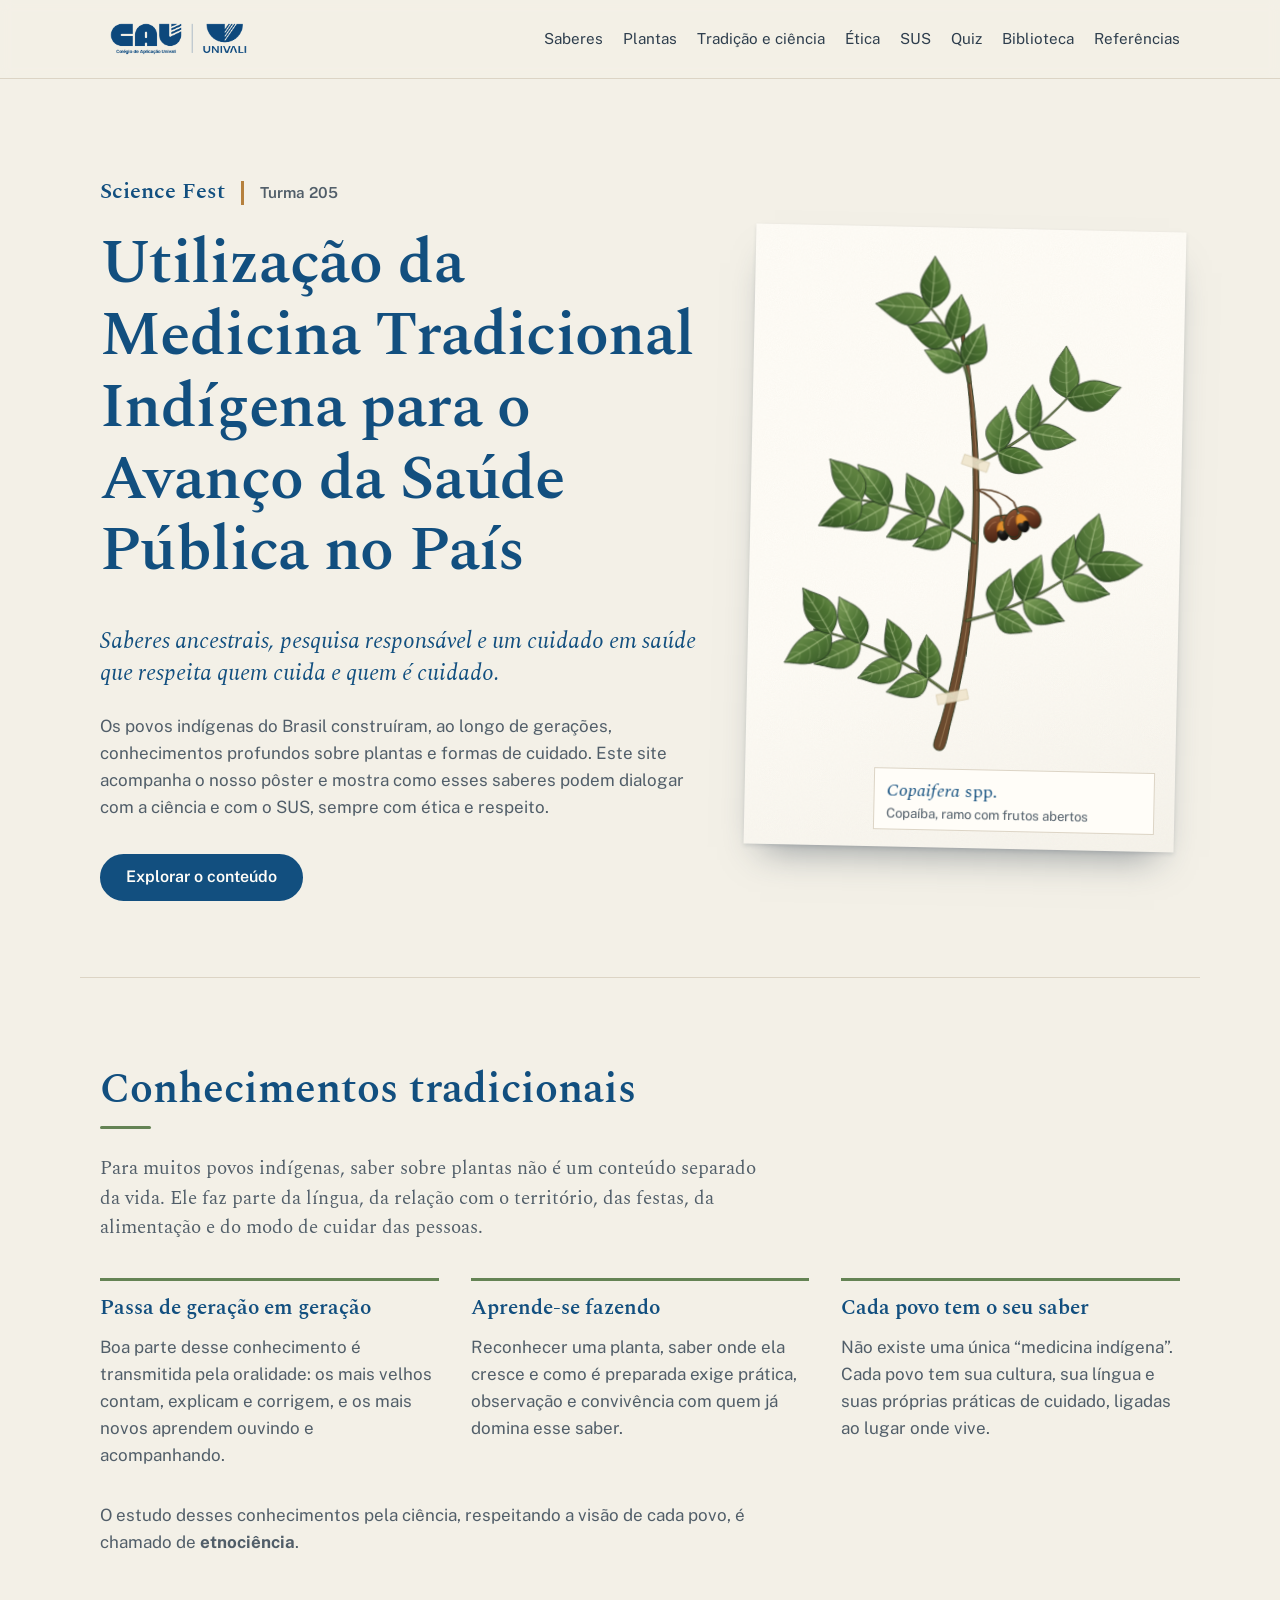
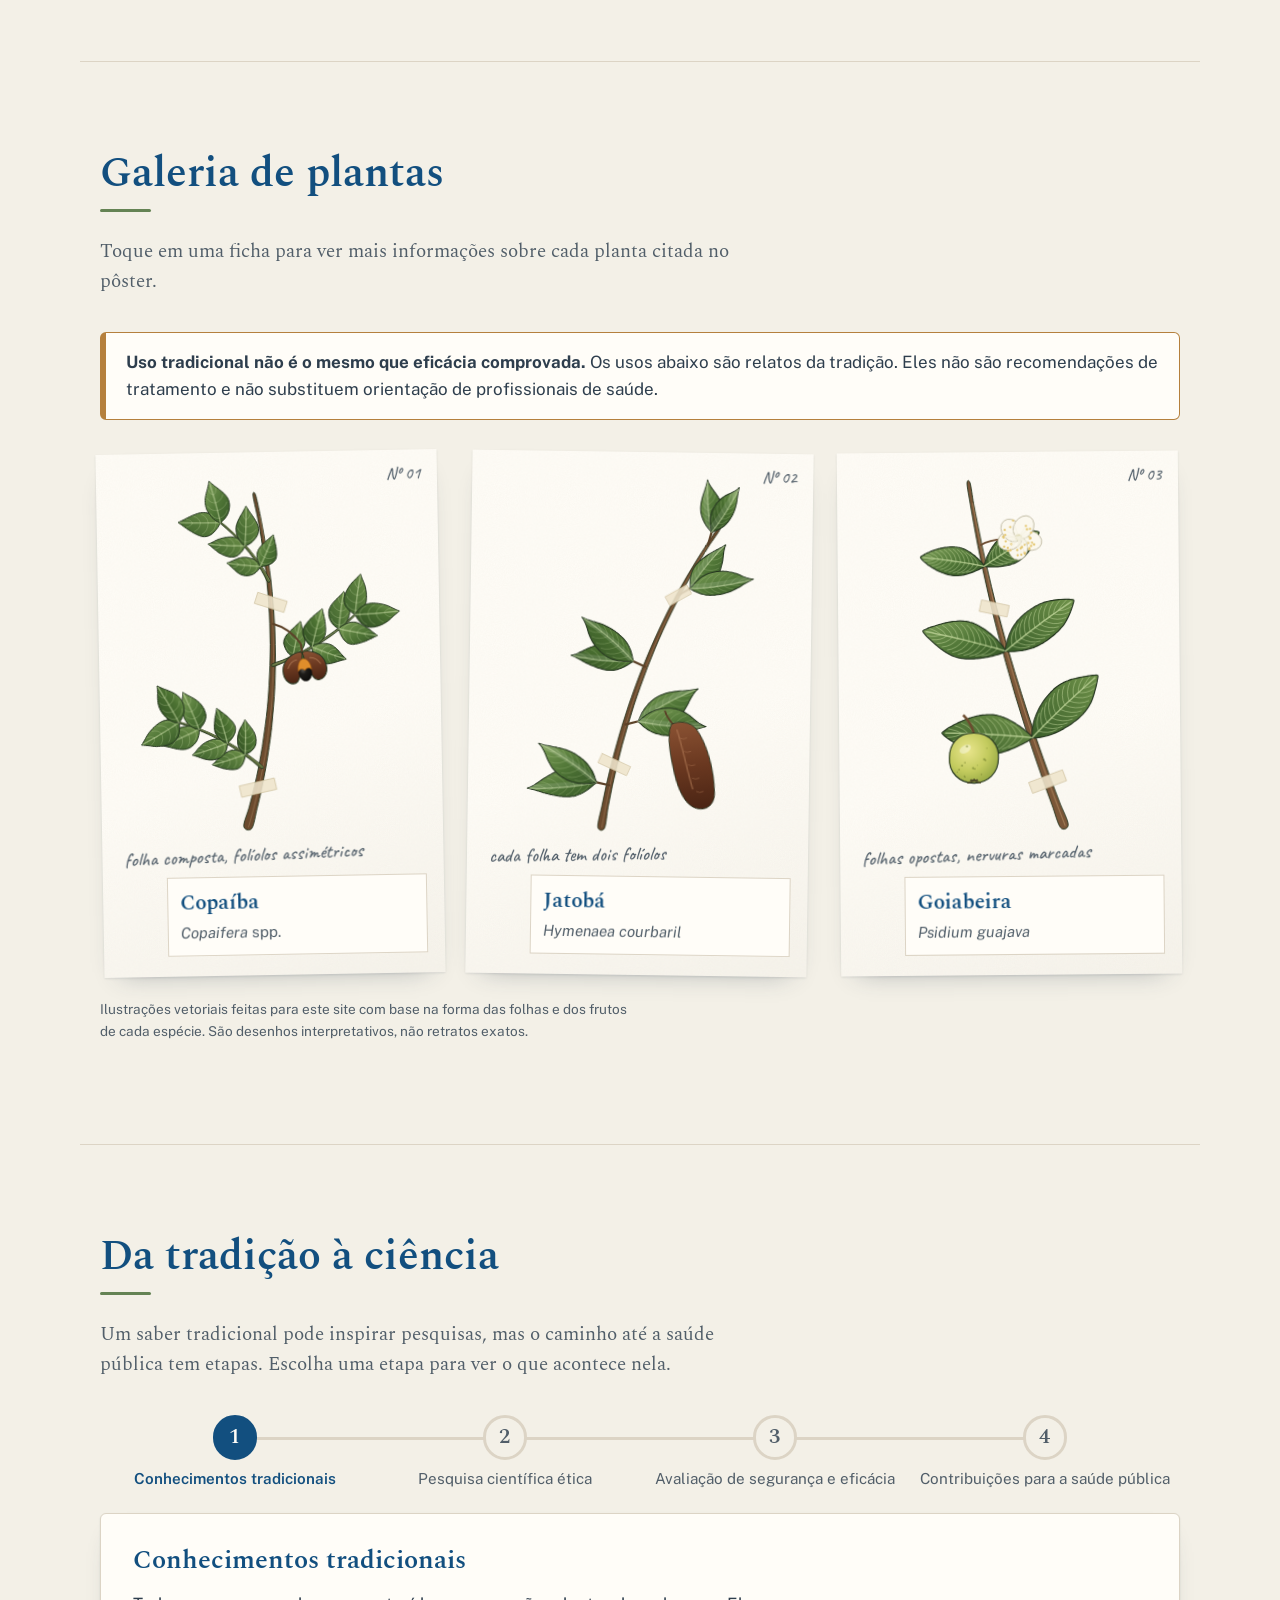
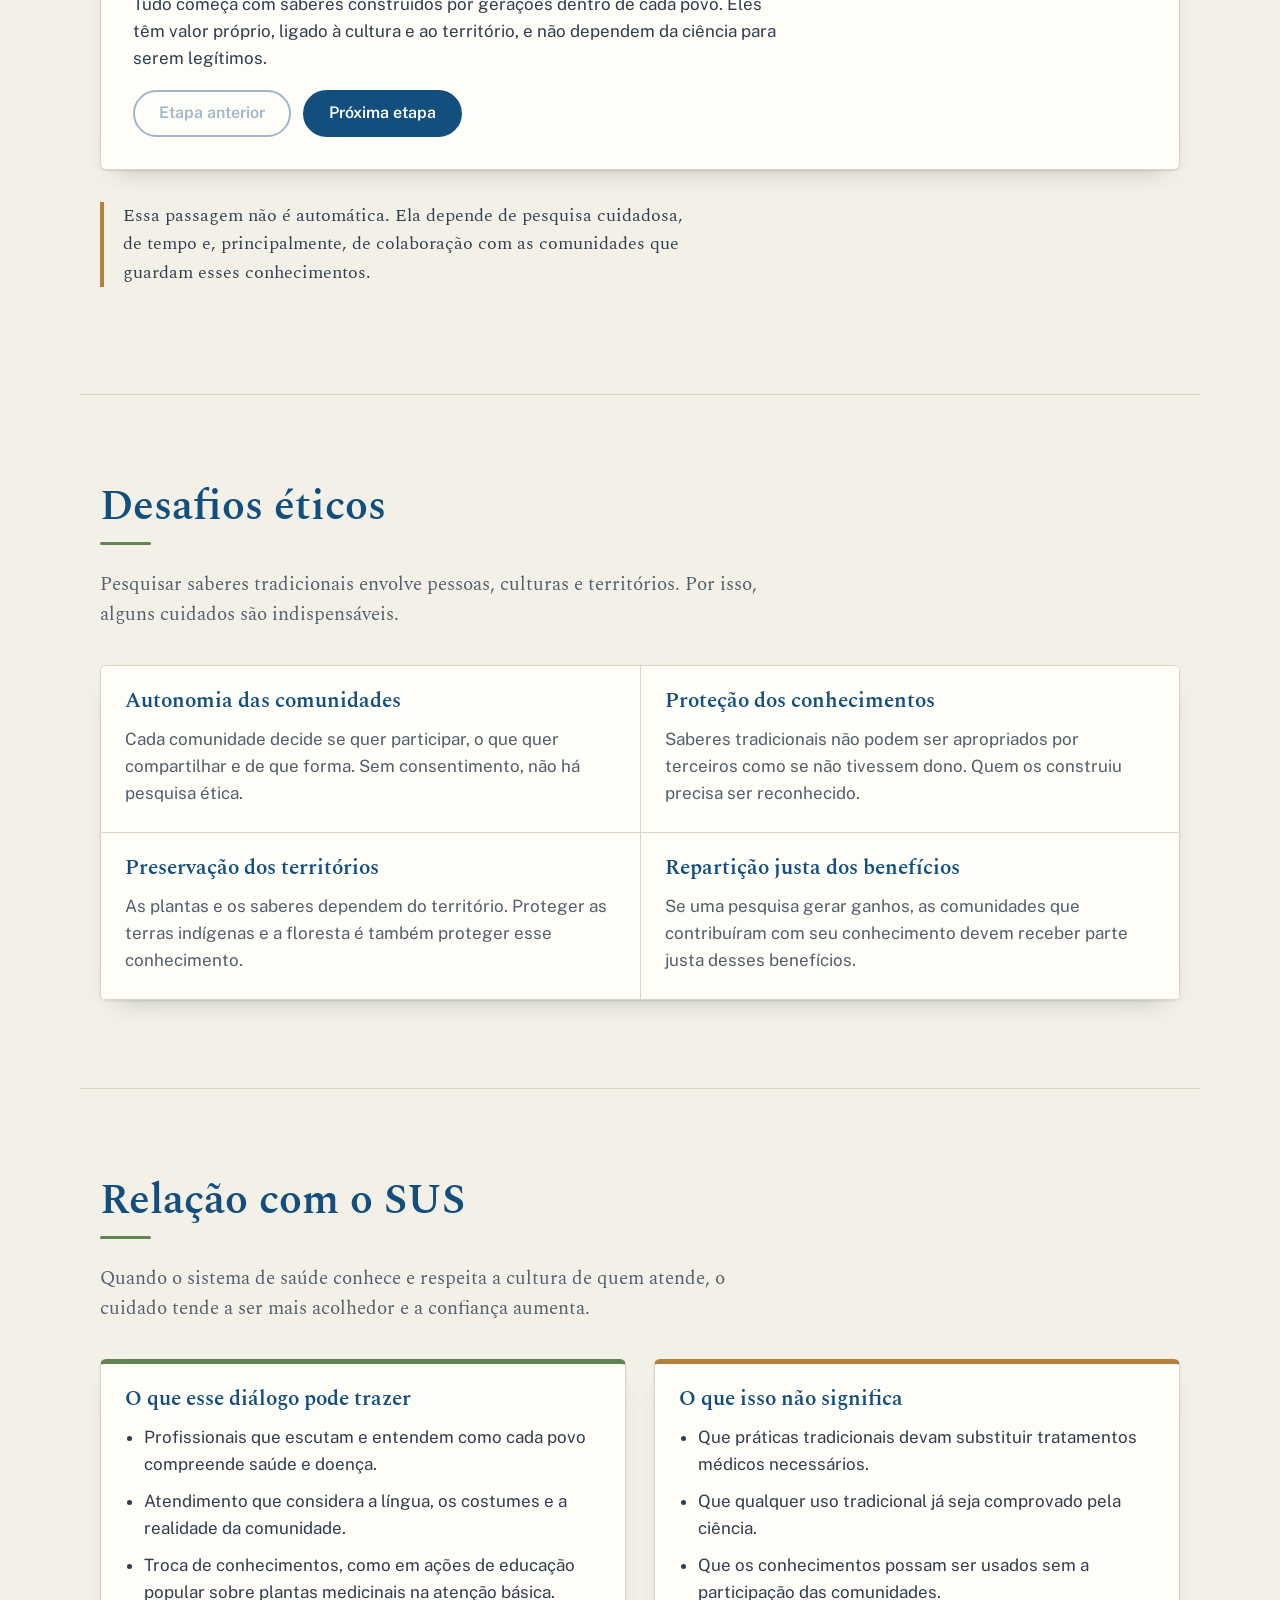
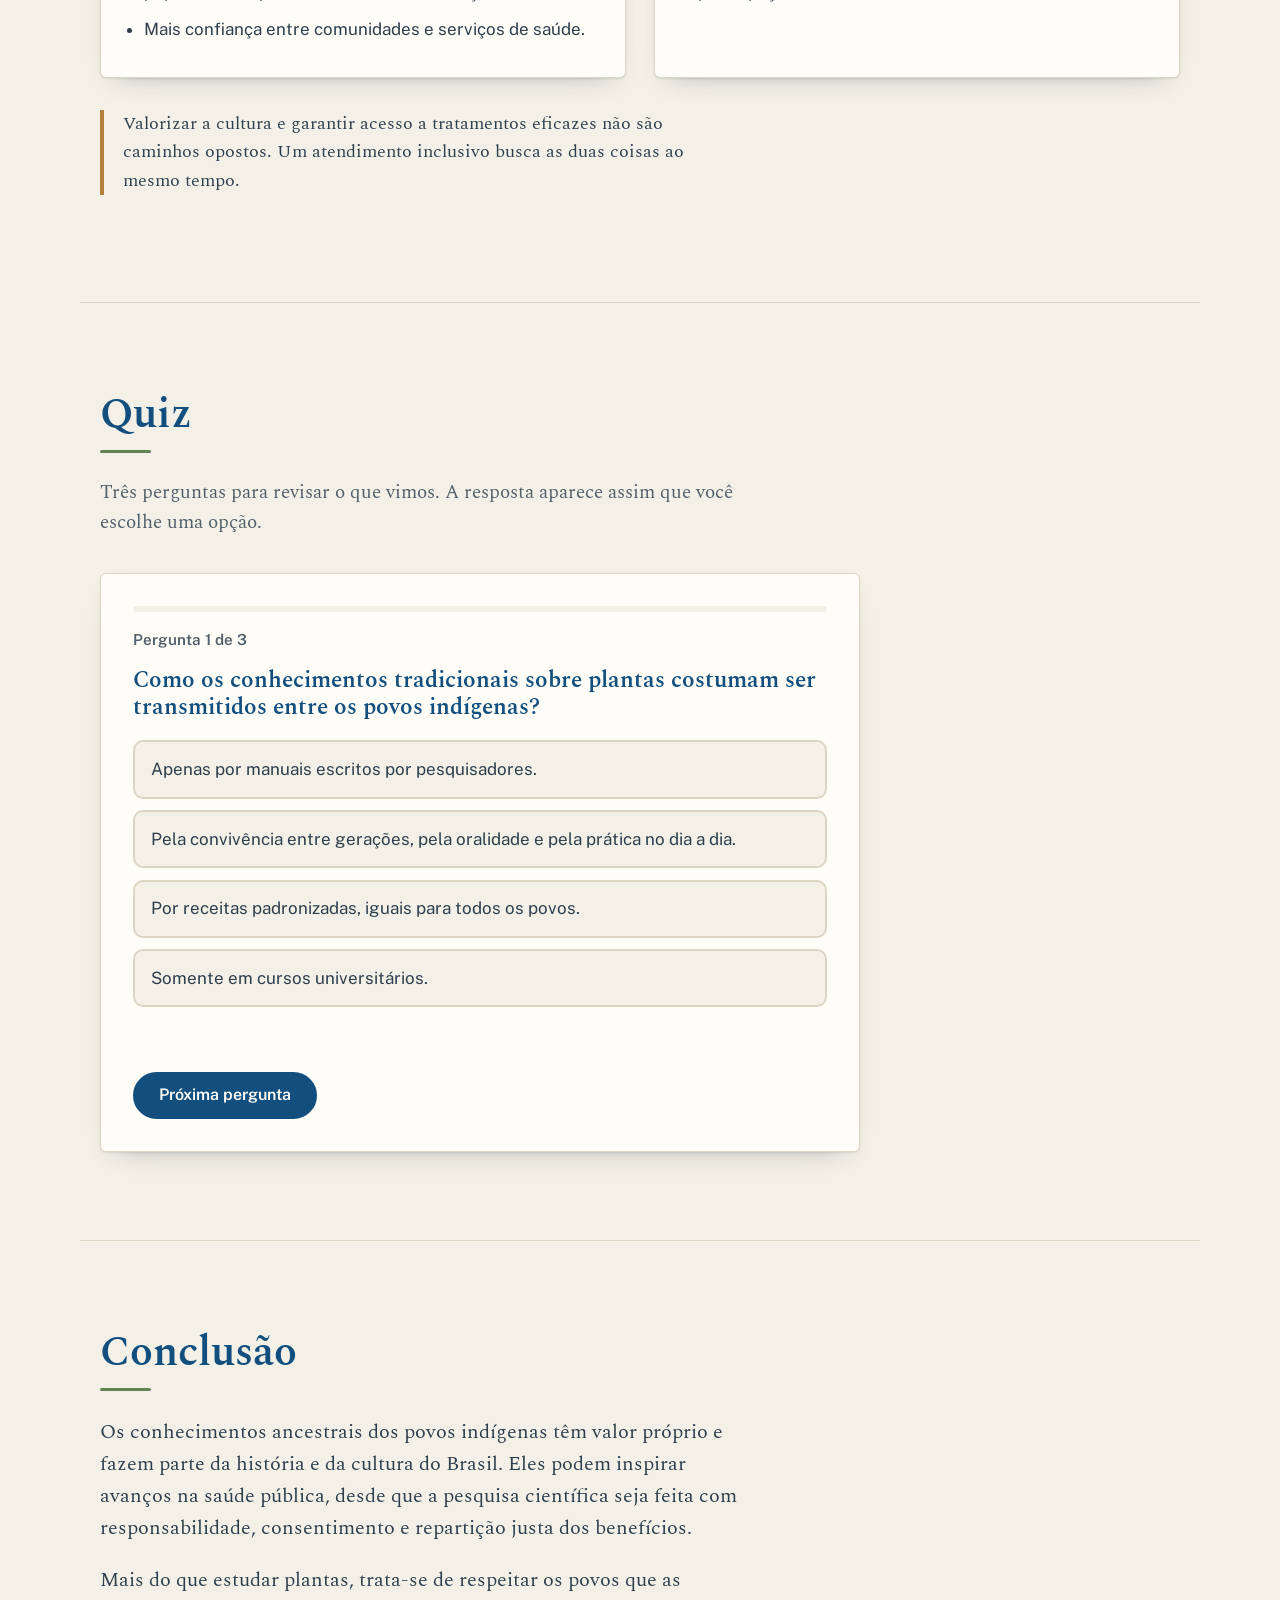
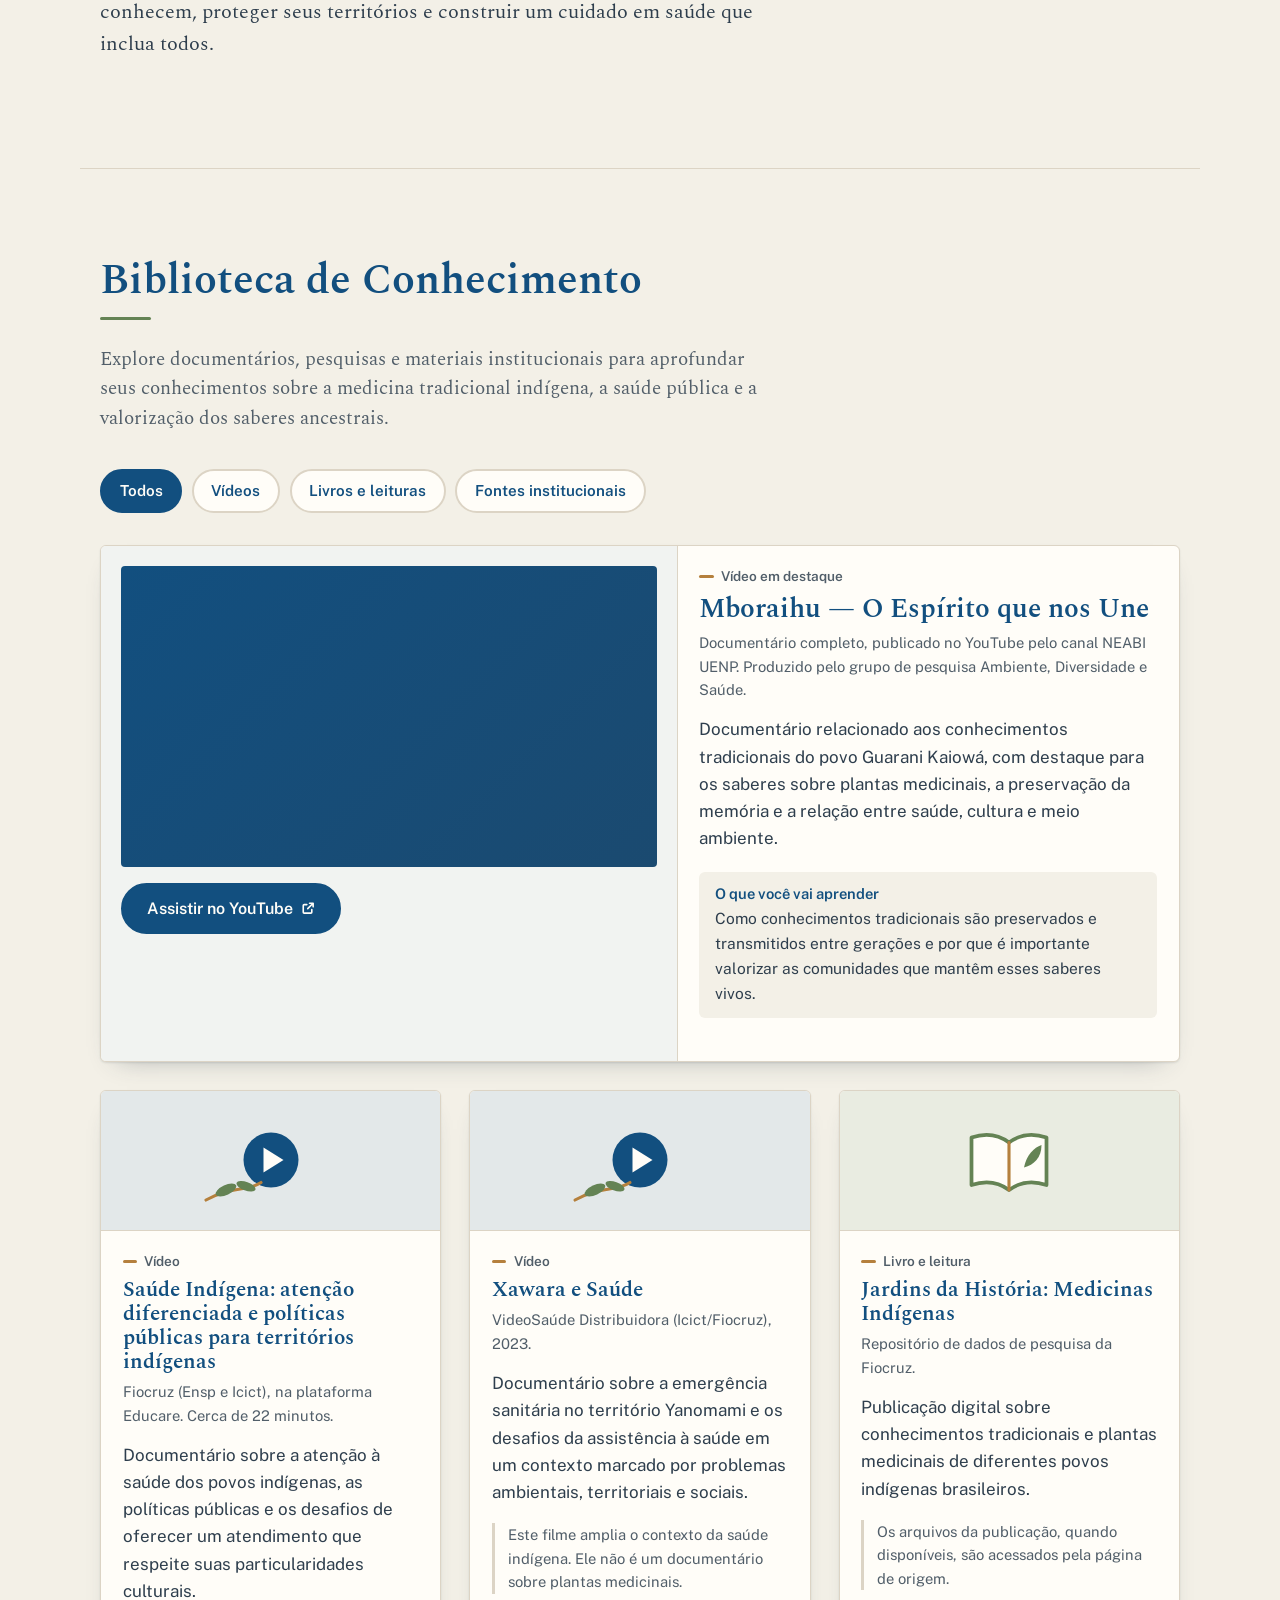
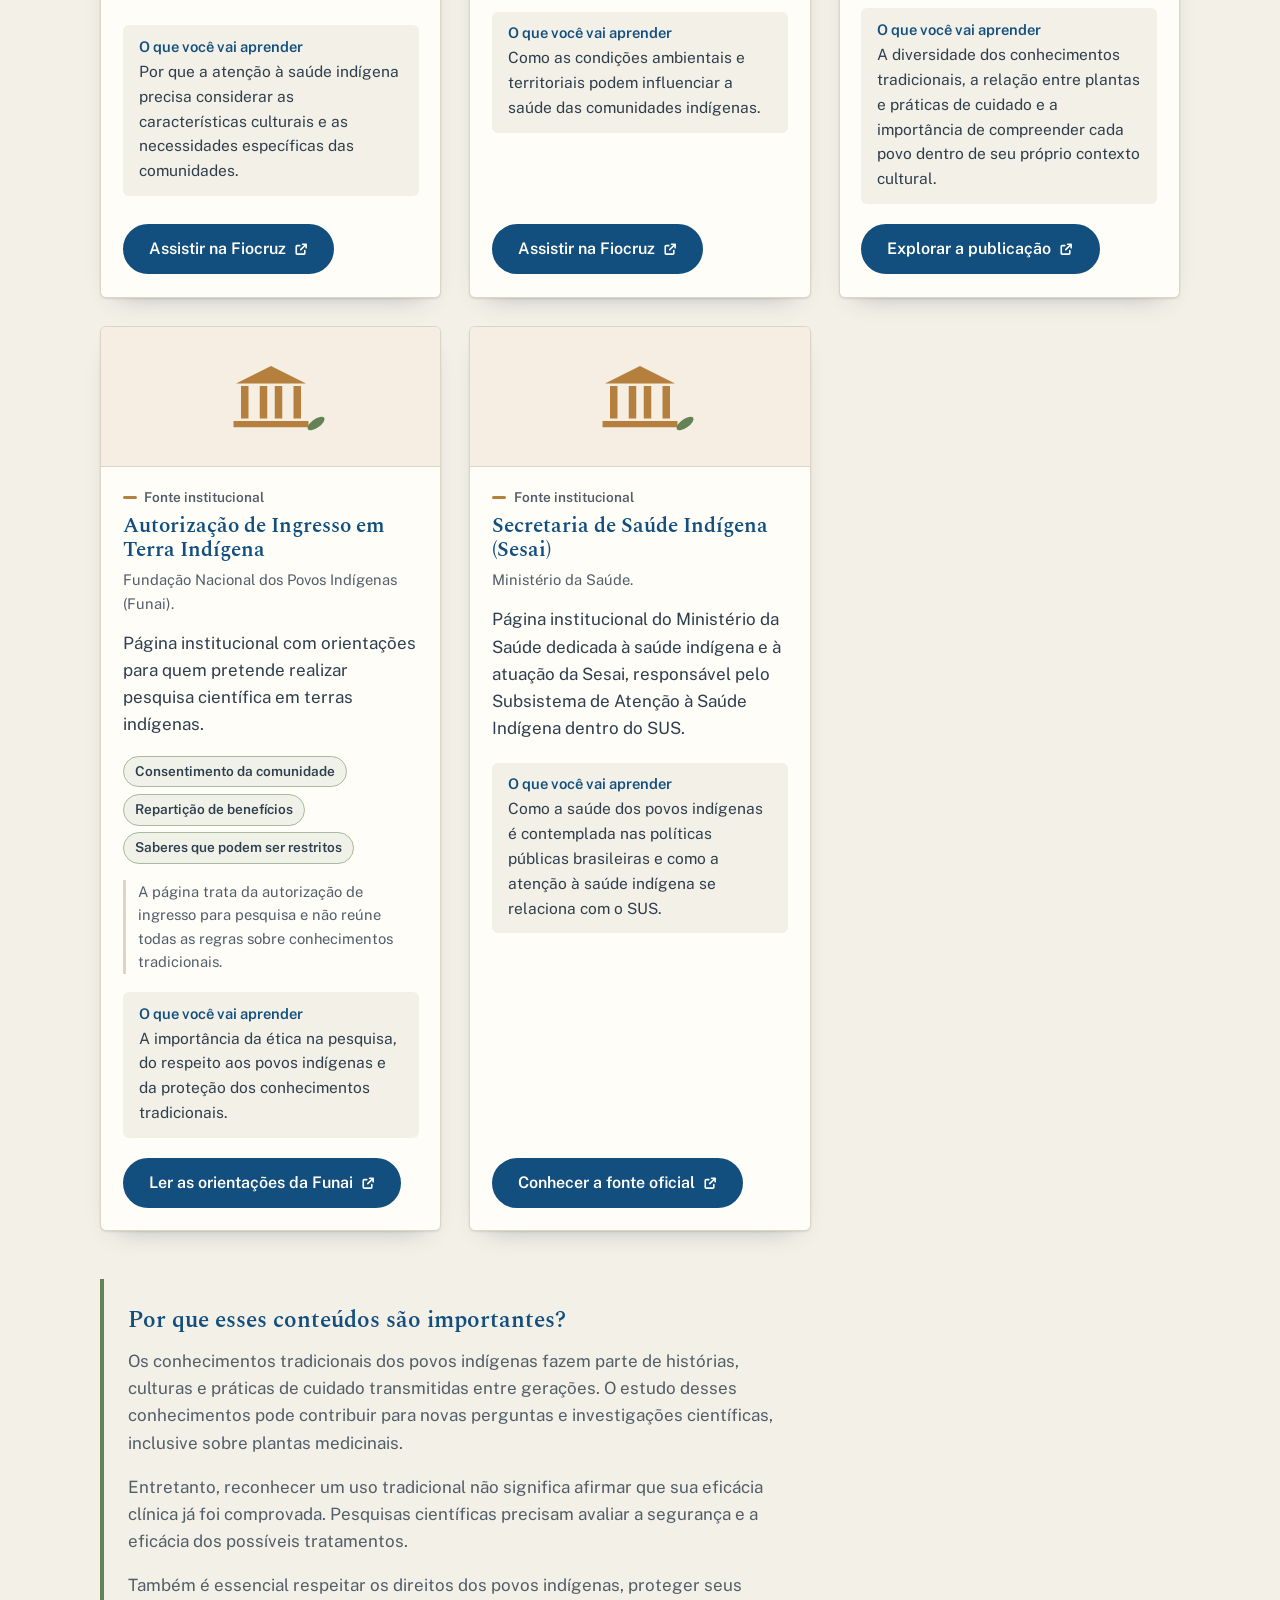
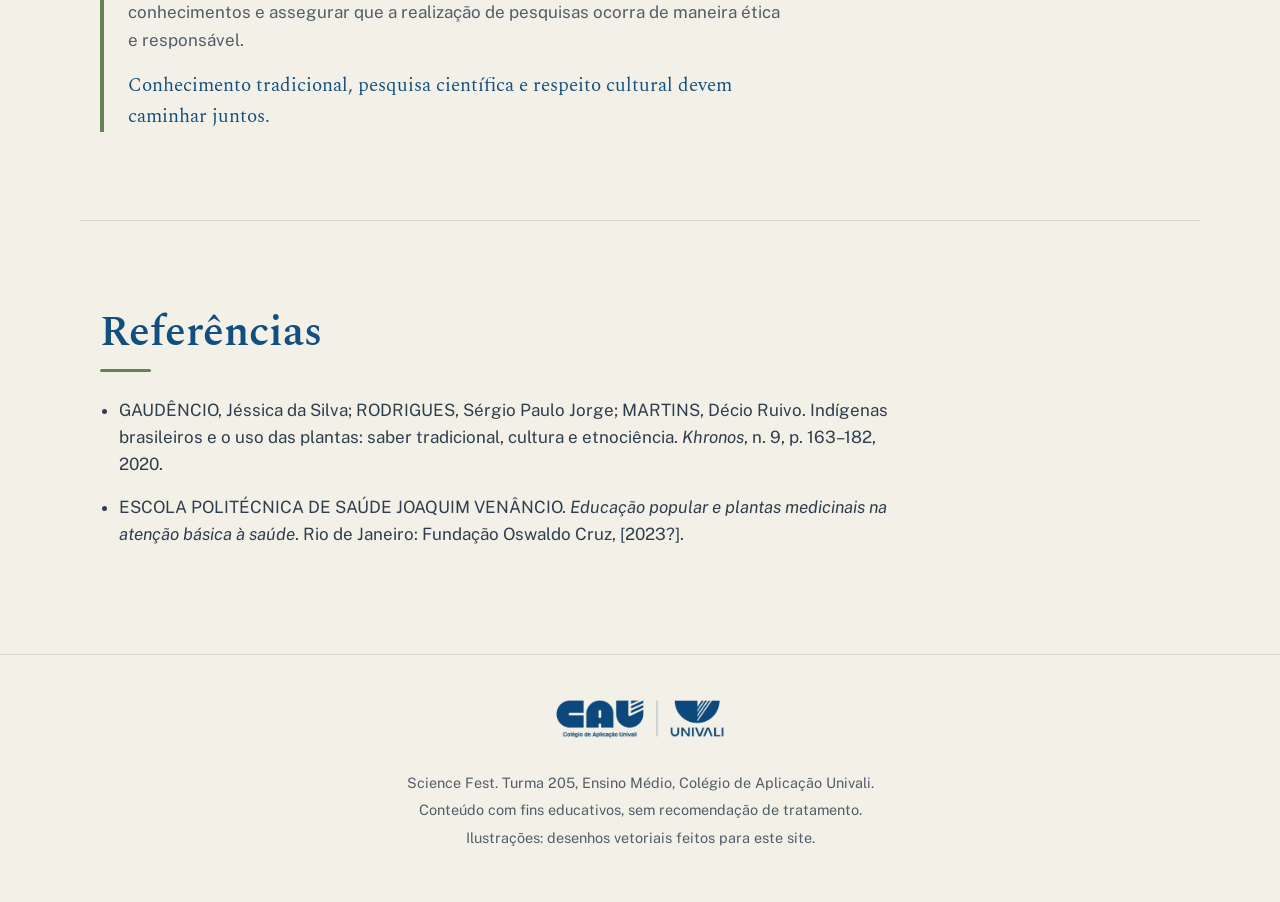
<file: index.html>
<!DOCTYPE html>
<html lang="pt-BR">
<head>
  <meta charset="UTF-8">
  <meta name="viewport" content="width=device-width, initial-scale=1">
  <title>Medicina Tradicional Indígena e Saúde Pública</title>
  <meta name="description" content="Site de apoio a uma apresentação escolar sobre a utilização da medicina tradicional indígena para o avanço da saúde pública no Brasil.">
  <link rel="preconnect" href="https://fonts.googleapis.com">
  <link rel="preconnect" href="https://fonts.gstatic.com" crossorigin>
  <link href="https://fonts.googleapis.com/css2?family=Spectral:ital,wght@0,400;0,600;1,400&family=Public+Sans:wght@400;600&family=Caveat:wght@500&display=swap" rel="stylesheet">
  <link rel="stylesheet" href="style.css">
  <script>document.documentElement.classList.add("js");</script>
</head>
<body>
  <a class="pular" href="#conteudo">Pular para o conteúdo</a>

  <header class="topo">
    <div class="progresso-leitura" aria-hidden="true"></div>
    <nav class="nav" aria-label="Seções do site">
      <a class="marca" href="#inicio"><img class="logo" src="[data-uri]" alt="Colégio de Aplicação Univali e UNIVALI" width="474" height="157"></a>
      <button class="menu-botao" type="button" aria-expanded="false" aria-controls="menu">Menu</button>
      <ul id="menu" class="menu">
        <li><a href="#saberes">Saberes</a></li>
        <li><a href="#plantas">Plantas</a></li>
        <li><a href="#ciencia">Tradição e ciência</a></li>
        <li><a href="#etica">Ética</a></li>
        <li><a href="#sus">SUS</a></li>
        <li><a href="#quiz">Quiz</a></li>
        <li><a href="#biblioteca">Biblioteca</a></li>
        <li><a href="#referencias">Referências</a></li>
      </ul>
    </nav>
  </header>

  <main id="conteudo">

    <!-- 1. Página inicial -->
    <section id="inicio" class="hero">
      <div class="hero-texto">
        <p class="hero-contexto"><span class="feira">Science Fest</span><span class="turma">Turma 205</span></p>
        <h1>Utilização da Medicina Tradicional Indígena para o Avanço da Saúde Pública no País</h1>
        <p class="hero-sub">Saberes ancestrais, pesquisa responsável e um cuidado em saúde que respeita quem cuida e quem é cuidado.</p>
        <p class="hero-intro">Os povos indígenas do Brasil construíram, ao longo de gerações, conhecimentos profundos sobre plantas e formas de cuidado. Este site acompanha o nosso pôster e mostra como esses saberes podem dialogar com a ciência e com o SUS, sempre com ética e respeito.</p>
        <a class="botao" href="#saberes">Explorar o conteúdo</a>
      </div>

      <figure class="hero-figura herbario-folha" aria-hidden="true">
        <svg class="prancha" viewBox="-21.6 -38.6 351.7 461.6" aria-hidden="true" focusable="false"><defs>
<linearGradient id="hero-fa" x1="0" y1="0" x2="1" y2="1"><stop offset="0" stop-color="#7FA05A"/><stop offset="0.55" stop-color="#4F7536"/><stop offset="1" stop-color="#355626"/></linearGradient>
<linearGradient id="hero-fb" x1="1" y1="0" x2="0" y2="1"><stop offset="0" stop-color="#6E9149"/><stop offset="1" stop-color="#3A5E2A"/></linearGradient>
<linearGradient id="hero-fc" x1="0" y1="1" x2="1" y2="0"><stop offset="0" stop-color="#2F4D22"/><stop offset="0.6" stop-color="#4C7232"/><stop offset="1" stop-color="#84A65E"/></linearGradient>
<linearGradient id="hero-vagem" x1="0" y1="0" x2="0" y2="1"><stop offset="0" stop-color="#8A5233"/><stop offset="0.5" stop-color="#6A3820"/><stop offset="1" stop-color="#4A2414"/></linearGradient>
<radialGradient id="hero-goiaba" cx="0.38" cy="0.35" r="0.75"><stop offset="0" stop-color="#E9E58C"/><stop offset="0.55" stop-color="#C3CB5E"/><stop offset="1" stop-color="#8FA33F"/></radialGradient>
<radialGradient id="hero-semente" cx="0.35" cy="0.3" r="0.7"><stop offset="0" stop-color="#5A5650"/><stop offset="0.4" stop-color="#1D1B19"/><stop offset="1" stop-color="#0E0D0C"/></radialGradient>
</defs><path d="M138.9 413.2C141.4 409.8 143 398 144.8 390.4C146.7 382.8 148.4 375.1 150 367.4C151.6 359.7 153.1 352 154.5 344.3C155.9 336.6 157.1 328.8 158.2 321.1C159.4 313.3 160.4 305.5 161.3 297.7C162.2 289.9 163 282.1 163.7 274.3C164.3 266.4 164.9 258.6 165.3 250.7C165.8 242.8 166.1 234.9 166.3 227C166.5 219.1 166.6 211.2 166.5 203.2C166.5 195.2 166.3 187.3 166.1 179.3C165.8 171.3 165.4 163.3 164.9 155.2C164.4 147.2 163.8 139.2 163.1 131.1C162.3 123 161.5 114.9 160.5 106.8C159.5 98.7 158.4 90.6 157.2 82.4C156 74.3 154.7 66.1 153.3 57.9C151.8 49.8 149.9 37.4 148.6 33.3C147.4 29.3 145.5 29.7 145.8 33.9C146 38 148.7 50.3 150 58.5C151.3 66.7 152.5 74.8 153.6 82.9C154.6 91.1 155.6 99.2 156.4 107.3C157.2 115.4 157.9 123.4 158.5 131.5C159.1 139.5 159.6 147.5 160 155.5C160.4 163.5 160.6 171.5 160.7 179.4C160.9 187.4 160.9 195.3 160.8 203.2C160.7 211.1 160.5 218.9 160.1 226.8C159.8 234.6 159.3 242.5 158.8 250.3C158.2 258.1 157.5 265.9 156.7 273.6C155.9 281.4 155 289.1 154 296.8C153 304.5 151.8 312.2 150.6 319.9C149.3 327.5 147.9 335.2 146.4 342.8C144.9 350.4 143.3 358 141.6 365.6C139.9 373.1 138 380.7 136.1 388.2C134.1 395.8 129.4 406.6 129.9 410.8C130.3 415 136.5 416.6 138.9 413.2Z" fill="#6B4A2E" stroke="#24351F" stroke-width="0.7"/><path d="M135 411.6C136 407.8 139.1 396.5 141 388.9C142.9 381.3 144.7 373.7 146.4 366.1C148.1 358.5 149.6 350.8 151.1 343.1C152.5 335.5 153.8 327.8 155 320.1C156.2 312.4 157.3 304.6 158.2 296.9C159.2 289.1 160.1 281.3 160.8 273.5C161.5 265.7 162.2 257.9 162.7 250.1C163.2 242.2 163.5 234.4 163.8 226.5C164.1 218.6 164.2 210.7 164.2 202.8C164.3 194.9 164.2 186.9 164 178.9C163.8 171 163.5 163 163 155C162.6 147 162.1 138.9 161.4 130.9C160.7 122.8 160 114.7 159.1 106.6C158.2 98.6 157.1 90.4 156 82.3C154.9 74.2 152.9 61.9 152.3 57.8" fill="none" stroke="#9C7A55" stroke-width="1.013793103448276" stroke-linecap="round" stroke-opacity="0.7"/><g class="balanca" style="transform-origin:145.8px 366.5px;--i:1"><g class="cresce" style="transform-origin:145.8px 366.5px;--i:1"><path d="M146.5 365.6C144.8 363.9 139 359.9 135.2 357.1C131.4 354.4 127.5 351.8 123.6 349.3C119.7 346.7 115.8 344.3 111.8 342C107.8 339.6 103.8 337.4 99.7 335.3C95.6 333.2 91.5 331.1 87.3 329.2C83.1 327.3 78.9 325.5 74.6 323.7C70.3 322 66 320.4 61.7 318.9C57.3 317.3 52.9 315.9 48.5 314.6C44 313.3 39.5 312 35 310.9C30.4 309.8 23.5 308.2 21.2 307.9C18.9 307.5 18.7 308.1 21 308.8C23.2 309.5 30.2 310.9 34.7 312C39.2 313.2 43.7 314.4 48.1 315.8C52.5 317.1 56.9 318.6 61.2 320.1C65.5 321.7 69.8 323.4 74.1 325.1C78.3 326.9 82.5 328.7 86.6 330.7C90.7 332.6 94.8 334.7 98.9 336.8C102.9 339 106.9 341.2 110.9 343.6C114.8 345.9 118.7 348.4 122.6 350.9C126.4 353.4 130.2 356.1 134 358.8C137.7 361.6 143.1 366.2 145.1 367.4C147.2 368.5 148.1 367.3 146.5 365.6Z" fill="#5C6B3A" stroke="#24351F" stroke-width="0.7"/><path d="M146.4 366.1C144.5 364.7 139 360.3 135.2 357.6C131.4 354.8 127.6 352.2 123.7 349.7C119.8 347.1 115.9 344.7 111.9 342.4C108 340 103.9 337.8 99.9 335.7C95.8 333.5 91.7 331.5 87.5 329.5C83.4 327.6 79.2 325.8 74.9 324C70.7 322.3 66.4 320.6 62 319.1C57.7 317.6 53.3 316.1 48.9 314.8C44.4 313.4 37.7 311.7 35.4 311.1" fill="none" stroke="#8E9C64" stroke-width="0.6" stroke-linecap="round" stroke-opacity="0.7"/><path d="M123.1 350.1C123.5 351 123.1 352.6 122.9 353.6C122.8 354.6 122.6 355.4 122.4 356.2C122.2 357 121.9 357.7 121.7 358.4C121.4 359.1 121.1 359.8 120.9 360.4C120.6 361 120.3 361.6 119.9 362.1C119.6 362.6 119.3 363.1 118.9 363.6C118.6 364 118.2 364.4 117.8 364.8C117.4 365.2 117 365.5 116.6 365.8C116.2 366.1 115.7 366.4 115.3 366.6C114.8 366.8 114.4 367 113.9 367.1C113.4 367.3 112.9 367.4 112.4 367.5C111.9 367.6 111.4 367.7 110.9 367.7C110.4 367.8 109.8 367.8 109.3 367.8C108.8 367.8 108.2 367.8 107.7 367.8C107.1 367.8 106.6 367.8 106 367.8C105.5 367.7 104.9 367.7 104.3 367.6C103.8 367.6 103.2 367.5 102.6 367.5C102.1 367.4 101.5 367.3 100.9 367.2C100.3 367.2 99.8 367.1 99.2 367C98.6 366.8 98 366.7 97.4 366.5C96.8 366.4 96.2 366.2 95.5 366C94.9 365.8 94.3 365.7 93.7 365.5C93.1 365.3 92.4 365.1 91.8 364.9C91.2 364.7 90.6 364.5 89.9 364.3C89.3 364.1 88.7 363.9 88.1 363.7C87.5 363.6 86.4 363.5 86.2 363.2C86.1 362.9 87 362.4 87.4 362C87.8 361.6 88.1 361.2 88.5 360.8C88.9 360.4 89.2 360 89.6 359.6C90 359.2 90.4 358.7 90.7 358.3C91.1 357.9 91.5 357.5 91.8 357.1C92.2 356.7 92.6 356.3 93 355.9C93.3 355.5 93.7 355.1 94.1 354.7C94.5 354.4 94.9 354 95.3 353.7C95.7 353.3 96.1 353 96.5 352.6C96.9 352.3 97.3 352 97.7 351.7C98.1 351.3 98.5 351 99 350.7C99.4 350.4 99.8 350.1 100.2 349.8C100.6 349.5 101 349.2 101.5 348.9C101.9 348.6 102.3 348.3 102.7 348.1C103.2 347.8 103.6 347.6 104.1 347.3C104.5 347.1 105 346.9 105.4 346.7C105.9 346.5 106.4 346.3 106.9 346.2C107.3 346.1 107.8 345.9 108.3 345.8C108.8 345.8 109.4 345.7 109.9 345.7C110.4 345.6 111 345.6 111.5 345.7C112.1 345.7 112.6 345.7 113.2 345.8C113.8 345.9 114.4 346 115 346.2C115.6 346.3 116.2 346.5 116.8 346.7C117.4 346.9 118.1 347.1 118.7 347.4C119.4 347.7 120 347.9 120.8 348.4C121.5 348.8 122.7 349.2 123.1 350.1Z" fill="url(#hero-fb)" stroke="#24351F" stroke-width="0.75" stroke-linejoin="round"/><path d="M119.5 351.6Q121.3 358.3 117.6 362.3M119.5 351.6Q116.5 346.9 111.3 347.1M112.7 354.2Q114.6 361.4 111 365.6M112.7 354.2Q109.5 349.1 104.2 349.2M105.8 356.8Q107.1 362.4 103.3 366M105.8 356.8Q103.1 352.7 97.9 353.1M98.8 359.2Q99.1 362.3 94.9 365.1M98.8 359.2Q96.9 356.9 92 357.9" fill="none" stroke="#C4D6A0" stroke-width="0.7" stroke-opacity="0.32" stroke-linecap="round"/><path d="M123.1 350.1C122.5 350.3 120.8 351 119.6 351.5C118.5 352 117.3 352.4 116.1 352.9C115 353.3 113.8 353.8 112.6 354.2C111.5 354.7 110.3 355.1 109.1 355.5C107.9 356 106.8 356.4 105.6 356.8C104.4 357.3 103.2 357.7 102.1 358.1C100.9 358.5 99.7 358.9 98.5 359.3C97.3 359.7 96.1 360.1 94.9 360.5C93.7 360.9 92.5 361.3 91.3 361.6C90.1 362 88.3 362.6 87.7 362.8" fill="none" stroke="#C4D6A0" stroke-width="1.1" stroke-opacity="0.5700000000000001" stroke-linecap="round"/><path d="M123.1 350.1C122.1 350.1 121.2 349.1 120.5 348.6C119.8 348.1 119.3 347.6 118.8 347C118.3 346.5 117.9 346 117.5 345.5C117.1 345 116.7 344.5 116.4 344C116.1 343.5 115.8 343 115.6 342.5C115.3 342 115.1 341.5 114.9 341C114.7 340.5 114.6 340 114.4 339.5C114.3 339 114.2 338.5 114.1 338C114 337.5 114 337 113.9 336.5C113.8 336 113.8 335.5 113.8 335C113.7 334.5 113.7 334 113.7 333.5C113.7 333 113.7 332.5 113.7 332C113.8 331.5 113.8 331 113.8 330.5C113.9 330 113.9 329.5 114 329C114.1 328.5 114.2 328 114.3 327.5C114.4 327 114.5 326.5 114.6 326C114.7 325.5 114.9 325 115 324.5C115.2 324 115.4 323.5 115.6 323C115.8 322.5 116 322 116.2 321.5C116.4 321 116.7 320.5 116.9 320C117.2 319.5 117.5 319 117.7 318.5C118 318 118.3 317.5 118.5 317C118.8 316.5 119.1 316 119.3 315.5C119.6 315 119.8 314.5 120 314C120.3 313.5 120.5 313 120.7 312.5C120.9 312 121.1 311 121.4 311C121.6 311 122.1 312 122.5 312.5C122.9 313 123.3 313.5 123.7 314C124.1 314.5 124.5 315 125 315.5C125.4 316 125.8 316.5 126.3 317C126.7 317.5 127.1 318 127.6 318.5C128 319 128.5 319.6 128.9 320.1C129.3 320.6 129.7 321.1 130.1 321.6C130.5 322.1 130.8 322.6 131.1 323.1C131.4 323.6 131.7 324.1 132 324.6C132.3 325.1 132.5 325.6 132.8 326.1C133 326.6 133.2 327.1 133.4 327.6C133.6 328.1 133.8 328.6 133.9 329.1C134.1 329.6 134.2 330.1 134.3 330.6C134.4 331.1 134.5 331.6 134.6 332.1C134.6 332.6 134.7 333.1 134.7 333.6C134.8 334.1 134.8 334.6 134.8 335.1C134.8 335.6 134.8 336.1 134.7 336.6C134.7 337.1 134.6 337.6 134.6 338.1C134.5 338.6 134.3 339.1 134.2 339.6C134 340.1 133.9 340.6 133.6 341.1C133.4 341.6 133.2 342.1 132.9 342.6C132.5 343.1 132.2 343.6 131.8 344.1C131.4 344.6 130.9 345.1 130.4 345.6C129.9 346.1 129.3 346.6 128.7 347.1C128 347.6 127.4 348.1 126.5 348.6C125.5 349.1 124.1 350.1 123.1 350.1Z" fill="url(#hero-fc)" stroke="#24351F" stroke-width="0.75" stroke-linejoin="round"/><path d="M123.1 346.2Q117.9 345.2 116.2 340.3M123.1 346.2Q129.7 345.3 132 340.4M123 338.8Q117.2 337.9 115.4 332.9M123 338.8Q130.1 338 132.6 333M122.8 331.5Q117.7 330.6 116.1 325.6M122.8 331.5Q128.8 330.6 130.8 325.7M122.4 324.2Q119.5 323.2 118.6 318.3M122.4 324.2Q125.4 323.3 126.4 318.3" fill="none" stroke="#C4D6A0" stroke-width="0.7" stroke-opacity="0.32" stroke-linecap="round"/><path d="M123.1 350.1C123.1 349.5 123.1 347.6 123.1 346.3C123.1 345.1 123.1 343.8 123.1 342.6C123 341.3 123 340.1 123 338.8C123 337.6 122.9 336.3 122.9 335.1C122.8 333.8 122.8 332.6 122.7 331.3C122.7 330.1 122.6 328.8 122.6 327.6C122.5 326.3 122.4 325.1 122.4 323.8C122.3 322.6 122.2 321.3 122.1 320.1C122 318.8 121.9 317.6 121.8 316.3C121.7 315.1 121.6 313.2 121.5 312.6" fill="none" stroke="#C4D6A0" stroke-width="1.1" stroke-opacity="0.5700000000000001" stroke-linecap="round"/><path d="M99.3 336.1C99.7 337 99.4 338.9 99.3 340C99.2 341.1 99 341.9 98.7 342.8C98.5 343.7 98.3 344.4 98 345.2C97.8 345.9 97.5 346.5 97.2 347.2C96.8 347.8 96.5 348.3 96.1 348.8C95.8 349.4 95.4 349.8 95 350.3C94.6 350.7 94.2 351.1 93.8 351.5C93.4 351.8 92.9 352.1 92.5 352.4C92 352.8 91.5 353 91.1 353.3C90.6 353.5 90.1 353.8 89.6 354C89.1 354.2 88.6 354.4 88.1 354.6C87.6 354.7 87.1 354.9 86.6 355C86 355.2 85.5 355.3 85 355.4C84.4 355.5 83.9 355.6 83.3 355.7C82.8 355.8 82.2 355.8 81.6 355.8C81.1 355.9 80.5 355.9 79.9 355.9C79.3 355.9 78.7 355.8 78.1 355.8C77.5 355.7 76.8 355.6 76.2 355.5C75.6 355.4 74.9 355.3 74.3 355.2C73.6 355 73 354.8 72.3 354.6C71.6 354.4 70.9 354.2 70.2 354C69.6 353.8 68.9 353.6 68.2 353.4C67.5 353.1 66.8 352.9 66.1 352.7C65.5 352.5 64.8 352.3 64.1 352.1C63.5 352 62.8 351.8 62.1 351.6C61.5 351.4 60.3 351.4 60.2 351.1C60 350.9 61 350.3 61.4 349.9C61.8 349.4 62.1 349 62.5 348.6C62.9 348.1 63.3 347.7 63.7 347.2C64.1 346.7 64.4 346.3 64.8 345.8C65.2 345.3 65.6 344.8 65.9 344.3C66.3 343.9 66.7 343.4 67.1 342.9C67.5 342.4 67.8 342 68.2 341.6C68.6 341.1 69 340.7 69.4 340.3C69.9 339.9 70.3 339.5 70.7 339.1C71.1 338.8 71.5 338.4 72 338.1C72.4 337.7 72.9 337.4 73.3 337.1C73.7 336.8 74.2 336.5 74.7 336.2C75.1 335.9 75.6 335.6 76.1 335.4C76.5 335.1 77 334.9 77.5 334.6C78 334.4 78.5 334.2 79 334C79.5 333.8 80 333.6 80.5 333.4C81 333.2 81.5 333 82 332.9C82.5 332.7 83 332.5 83.6 332.4C84.1 332.3 84.6 332.2 85.2 332.1C85.7 332 86.3 332 86.9 331.9C87.4 331.9 88 331.9 88.6 331.9C89.2 331.9 89.8 332 90.5 332.1C91.1 332.2 91.7 332.3 92.4 332.5C93.1 332.7 93.8 332.9 94.5 333.2C95.2 333.5 95.9 333.7 96.7 334.2C97.5 334.7 98.8 335.1 99.3 336.1Z" fill="url(#hero-fb)" stroke="#24351F" stroke-width="0.75" stroke-linejoin="round"/><path d="M95.4 337.7Q97.3 344.7 93.6 349M95.4 337.7Q92.1 333.1 86.7 333.5M88.2 340.8Q90.3 348.2 86.6 352.7M88.2 340.8Q84.7 335.6 79.1 335.8M80.9 343.7Q82.5 350 78.6 354.1M80.9 343.7Q77.7 339.3 72.3 339.7M73.5 346.5Q73.8 349.9 69.6 353M73.5 346.5Q71.2 344.1 66.1 345.3" fill="none" stroke="#C4D6A0" stroke-width="0.7" stroke-opacity="0.32" stroke-linecap="round"/><path d="M99.3 336.1C98.7 336.3 96.8 337.1 95.6 337.7C94.4 338.2 93.1 338.7 91.9 339.2C90.7 339.8 89.4 340.3 88.2 340.8C86.9 341.3 85.7 341.8 84.5 342.3C83.2 342.8 82 343.3 80.7 343.8C79.5 344.3 78.2 344.7 76.9 345.2C75.7 345.7 74.4 346.2 73.2 346.6C71.9 347.1 70.6 347.5 69.4 348C68.1 348.4 66.8 348.9 65.6 349.3C64.3 349.8 62.4 350.4 61.8 350.6" fill="none" stroke="#C4D6A0" stroke-width="1.1" stroke-opacity="0.5700000000000001" stroke-linecap="round"/><path d="M99.3 336.1C98.3 336.3 97.2 335.6 96.4 335.3C95.6 334.9 95 334.6 94.3 334.2C93.7 333.9 93.1 333.5 92.5 333.1C91.9 332.7 91.4 332.3 90.9 331.9C90.4 331.5 89.9 331.1 89.4 330.7C89 330.3 88.6 329.9 88.2 329.4C87.8 329 87.4 328.6 87 328.1C86.7 327.7 86.4 327.2 86.1 326.8C85.8 326.3 85.6 325.8 85.3 325.3C85.1 324.9 84.9 324.4 84.8 323.9C84.6 323.4 84.5 322.9 84.3 322.3C84.2 321.8 84.1 321.3 84.1 320.8C84 320.3 83.9 319.7 83.9 319.2C83.9 318.7 83.8 318.1 83.8 317.6C83.8 317 83.8 316.5 83.8 315.9C83.8 315.4 83.8 314.8 83.9 314.3C83.9 313.7 83.9 313.2 83.9 312.6C84 312.1 84 311.5 84 310.9C84.1 310.4 84.1 309.8 84.2 309.3C84.2 308.7 84.3 308.1 84.4 307.6C84.4 307 84.5 306.4 84.6 305.9C84.7 305.3 84.8 304.7 84.9 304.1C85 303.6 85 303 85.1 302.4C85.2 301.8 85.3 301.3 85.4 300.7C85.5 300.1 85.5 299.6 85.6 299C85.7 298.4 85.5 297.4 85.8 297.3C86.1 297.2 86.9 298.1 87.5 298.5C88 298.8 88.6 299.2 89.1 299.6C89.7 300 90.2 300.4 90.8 300.8C91.4 301.2 91.9 301.5 92.5 301.9C93 302.3 93.6 302.7 94.1 303.1C94.6 303.5 95.2 303.9 95.7 304.3C96.3 304.6 96.8 305 97.3 305.4C97.8 305.9 98.2 306.3 98.7 306.7C99.2 307.1 99.6 307.5 100.1 307.9C100.5 308.3 101 308.7 101.4 309.2C101.8 309.6 102.3 310 102.7 310.4C103.1 310.9 103.5 311.3 103.9 311.7C104.3 312.2 104.7 312.6 105 313C105.3 313.5 105.7 313.9 106 314.4C106.3 314.9 106.5 315.3 106.8 315.8C107 316.3 107.2 316.8 107.4 317.3C107.6 317.8 107.7 318.3 107.8 318.8C107.9 319.3 107.9 319.9 107.9 320.4C107.9 320.9 107.9 321.5 107.8 322.1C107.7 322.6 107.6 323.2 107.5 323.8C107.3 324.4 107.1 325 106.9 325.6C106.6 326.2 106.4 326.9 106 327.5C105.7 328.2 105.4 328.8 105 329.5C104.6 330.1 104.2 330.8 103.7 331.5C103.2 332.2 102.7 332.9 102 333.6C101.3 334.4 100.2 335.8 99.3 336.1Z" fill="url(#hero-fc)" stroke="#24351F" stroke-width="0.75" stroke-linejoin="round"/><path d="M98.1 332.1Q92.4 332.7 89.1 328.3M98.1 332.1Q104.7 329.1 105.6 323.5M95.8 324.8Q89.4 325.5 86 321.3M95.8 324.8Q103.1 321.5 104.2 315.9M93.4 317.5Q88.3 317.9 85.2 313.5M93.4 317.5Q98.8 314.8 99.3 309.4M90.8 310.2Q87.7 310 85.4 305.4M90.8 310.2Q93.4 308.4 93 303.2" fill="none" stroke="#C4D6A0" stroke-width="0.7" stroke-opacity="0.32" stroke-linecap="round"/><path d="M99.3 336.1C99.1 335.4 98.5 333.5 98.2 332.3C97.8 331 97.4 329.8 97 328.5C96.6 327.3 96.2 326 95.8 324.8C95.4 323.5 95 322.3 94.6 321C94.2 319.8 93.7 318.5 93.3 317.3C92.9 316.1 92.5 314.8 92 313.6C91.6 312.3 91.1 311.1 90.7 309.9C90.2 308.6 89.8 307.4 89.3 306.2C88.8 304.9 88.4 303.7 87.9 302.5C87.4 301.3 86.7 299.4 86.4 298.8" fill="none" stroke="#C4D6A0" stroke-width="1.1" stroke-opacity="0.5700000000000001" stroke-linecap="round"/><path d="M61.4 319.5C62 320.5 61.8 322.5 61.8 323.7C61.8 324.9 61.6 325.8 61.4 326.7C61.3 327.6 61 328.4 60.8 329.2C60.6 330 60.3 330.7 60 331.3C59.7 332 59.4 332.6 59.1 333.2C58.7 333.8 58.4 334.4 58 334.9C57.6 335.4 57.2 335.9 56.8 336.4C56.4 336.9 56 337.3 55.6 337.7C55.1 338.2 54.7 338.6 54.2 339C53.8 339.3 53.3 339.7 52.8 340C52.3 340.3 51.8 340.6 51.3 340.9C50.8 341.2 50.3 341.5 49.8 341.7C49.2 341.9 48.7 342.1 48.1 342.3C47.5 342.4 46.9 342.6 46.3 342.7C45.7 342.8 45.1 342.8 44.4 342.9C43.8 342.9 43.2 343 42.5 342.9C41.8 342.9 41.1 342.9 40.4 342.9C39.7 342.8 39 342.7 38.3 342.6C37.6 342.6 36.9 342.5 36.2 342.3C35.4 342.2 34.7 342.1 33.9 341.9C33.2 341.7 32.4 341.6 31.7 341.4C30.9 341.2 30.2 341.1 29.4 340.9C28.7 340.8 27.9 340.6 27.2 340.5C26.4 340.3 25.7 340.2 25 340.1C24.2 340 23.5 339.9 22.8 339.8C22.1 339.6 20.8 339.7 20.6 339.5C20.5 339.2 21.4 338.5 21.8 338C22.2 337.5 22.6 337 23 336.5C23.4 336 23.7 335.5 24.1 335C24.5 334.4 24.9 333.9 25.2 333.4C25.6 332.8 26 332.3 26.3 331.7C26.7 331.2 27 330.6 27.4 330.1C27.8 329.5 28.1 329 28.5 328.5C28.9 327.9 29.3 327.4 29.7 326.9C30 326.4 30.4 325.9 30.8 325.5C31.2 325 31.6 324.5 32.1 324.1C32.5 323.6 32.9 323.2 33.3 322.8C33.8 322.4 34.2 322 34.7 321.6C35.2 321.3 35.6 320.9 36.1 320.6C36.6 320.3 37.1 320 37.6 319.7C38.1 319.4 38.6 319.1 39.2 318.9C39.7 318.6 40.2 318.4 40.8 318.2C41.3 318 41.9 317.8 42.5 317.6C43 317.4 43.6 317.3 44.2 317.1C44.8 317 45.4 316.9 46 316.7C46.6 316.6 47.2 316.5 47.8 316.5C48.4 316.4 49.1 316.3 49.7 316.3C50.4 316.3 51 316.3 51.7 316.3C52.4 316.4 53.1 316.4 53.8 316.5C54.5 316.6 55.3 316.8 56.1 317C56.8 317.2 57.6 317.4 58.5 317.8C59.4 318.2 60.9 318.5 61.4 319.5Z" fill="url(#hero-fb)" stroke="#24351F" stroke-width="0.75" stroke-linejoin="round"/><path d="M57.5 321.7Q59.9 328.9 56.3 333.7M57.5 321.7Q53.4 317.2 47.7 318.1M49.9 325.6Q52.9 333.9 49.5 339M49.9 325.6Q45.4 320.3 39.5 320.9M42.3 329.5Q44.5 336.4 40.9 341M42.3 329.5Q38.2 325 32.5 325.9M34.6 333.2Q35 336.8 30.8 340.4M34.6 333.2Q31.9 331 26.6 332.7" fill="none" stroke="#C4D6A0" stroke-width="0.7" stroke-opacity="0.32" stroke-linecap="round"/><path d="M61.4 319.5C60.8 319.9 58.9 320.9 57.6 321.6C56.3 322.3 55.1 323 53.8 323.6C52.5 324.3 51.2 325 49.9 325.7C48.6 326.3 47.3 327 46 327.6C44.7 328.3 43.4 328.9 42.1 329.6C40.8 330.2 39.5 330.9 38.2 331.5C36.9 332.1 35.6 332.7 34.3 333.3C32.9 334 31.6 334.6 30.3 335.2C29 335.8 27.6 336.4 26.3 337C25 337.6 23 338.4 22.3 338.7" fill="none" stroke="#C4D6A0" stroke-width="1.1" stroke-opacity="0.5700000000000001" stroke-linecap="round"/><path d="M61.4 319.5C60.4 320 59 319.3 58 319.1C57 318.8 56.3 318.5 55.5 318.2C54.7 317.9 54 317.6 53.4 317.2C52.7 316.8 52.1 316.5 51.5 316.1C50.9 315.7 50.4 315.3 49.9 314.9C49.4 314.4 48.9 314 48.5 313.5C48.1 313.1 47.7 312.6 47.3 312.1C46.9 311.7 46.6 311.2 46.3 310.7C46 310.2 45.7 309.7 45.4 309.2C45.1 308.6 44.8 308.1 44.6 307.6C44.3 307.1 44.1 306.5 43.9 306C43.6 305.5 43.4 304.9 43.2 304.4C43 303.8 42.8 303.3 42.7 302.7C42.5 302.1 42.3 301.6 42.2 301C42 300.4 41.9 299.9 41.8 299.3C41.6 298.7 41.5 298.1 41.4 297.5C41.4 296.9 41.3 296.3 41.2 295.7C41.2 295.1 41.1 294.5 41.1 293.9C41.1 293.3 41 292.6 41 292C41.1 291.4 41.1 290.7 41.1 290.1C41.2 289.4 41.3 288.8 41.3 288.1C41.4 287.4 41.4 286.8 41.5 286.1C41.5 285.5 41.6 284.8 41.6 284.2C41.7 283.5 41.7 282.9 41.8 282.2C41.8 281.6 41.8 280.9 41.8 280.3C41.8 279.7 41.5 278.5 41.8 278.4C42.1 278.3 43.1 279.2 43.7 279.5C44.4 279.9 45 280.2 45.7 280.6C46.4 280.9 47.1 281.3 47.8 281.6C48.4 282 49.1 282.3 49.8 282.6C50.5 283 51.2 283.3 51.9 283.7C52.6 284 53.3 284.3 54 284.7C54.7 285 55.3 285.4 56 285.8C56.6 286.2 57.2 286.5 57.7 286.9C58.3 287.3 58.8 287.7 59.4 288.2C59.9 288.6 60.4 289 60.9 289.4C61.3 289.9 61.8 290.3 62.2 290.7C62.6 291.2 63 291.7 63.4 292.1C63.8 292.6 64.2 293.1 64.5 293.6C64.9 294.1 65.2 294.5 65.5 295C65.9 295.5 66.2 296.1 66.4 296.6C66.7 297.1 67 297.6 67.2 298.1C67.4 298.7 67.7 299.2 67.9 299.8C68 300.3 68.2 300.9 68.4 301.5C68.5 302 68.6 302.6 68.7 303.2C68.7 303.8 68.8 304.4 68.8 305.1C68.7 305.7 68.7 306.4 68.6 307C68.5 307.7 68.3 308.4 68.1 309.1C67.9 309.9 67.6 310.6 67.3 311.4C66.9 312.2 66.6 312.9 66.1 313.8C65.6 314.6 65.2 315.4 64.4 316.4C63.6 317.3 62.5 319.1 61.4 319.5Z" fill="url(#hero-fa)" stroke="#24351F" stroke-width="0.75" stroke-linejoin="round"/><path d="M59.7 315.3Q53.5 316.4 49.5 312.2M59.7 315.3Q66.3 311 66.6 305M56.2 307.5Q49.5 308.8 45.4 304.7M56.2 307.5Q63.3 303 63.8 297M52.6 299.8Q46.7 300.7 42.9 296.5M52.6 299.8Q58.5 295.8 58.5 289.9M48.9 292.1Q45.3 292.1 42.1 287.5M48.9 292.1Q51.6 289.4 50.6 284" fill="none" stroke="#C4D6A0" stroke-width="0.7" stroke-opacity="0.32" stroke-linecap="round"/><path d="M61.4 319.5C61.2 318.8 60.3 316.8 59.7 315.5C59.2 314.1 58.6 312.8 58 311.5C57.4 310.1 56.8 308.8 56.2 307.5C55.6 306.2 55 304.8 54.4 303.5C53.8 302.2 53.2 300.9 52.5 299.6C51.9 298.2 51.3 296.9 50.6 295.6C50 294.3 49.4 293 48.7 291.7C48.1 290.4 47.4 289.1 46.7 287.8C46.1 286.5 45.4 285.2 44.7 283.9C44.1 282.6 43 280.7 42.7 280" fill="none" stroke="#C4D6A0" stroke-width="1.1" stroke-opacity="0.5700000000000001" stroke-linecap="round"/><path d="M34.8 311.5C35.6 312.5 35.6 314.6 35.8 316C35.9 317.3 35.9 318.3 35.9 319.3C35.9 320.4 35.8 321.3 35.7 322.2C35.6 323.2 35.4 324 35.2 324.8C35.1 325.7 34.8 326.4 34.6 327.1C34.3 327.8 34 328.5 33.7 329.1C33.4 329.7 33 330.3 32.6 330.8C32.2 331.4 31.8 331.8 31.3 332.3C30.9 332.7 30.4 333.2 29.9 333.5C29.4 333.9 28.9 334.3 28.3 334.6C27.8 334.9 27.2 335.2 26.7 335.5C26.1 335.8 25.5 336.1 24.9 336.3C24.3 336.6 23.7 336.8 23.1 337C22.5 337.3 21.9 337.5 21.2 337.7C20.6 337.9 19.9 338 19.3 338.2C18.6 338.4 18 338.5 17.3 338.7C16.6 338.8 15.9 338.9 15.2 339C14.5 339.1 13.8 339.2 13 339.3C12.3 339.3 11.6 339.4 10.8 339.4C10 339.4 9.3 339.4 8.5 339.4C7.7 339.4 6.8 339.3 6 339.2C5.2 339.2 4.4 339.1 3.5 339C2.7 339 1.9 338.9 1 338.8C0.2 338.8 -0.6 338.7 -1.4 338.6C-2.2 338.6 -3.1 338.5 -3.9 338.5C-4.7 338.5 -6 338.7 -6.3 338.4C-6.5 338.1 -5.6 337.3 -5.2 336.7C-4.9 336.1 -4.5 335.4 -4.2 334.8C-3.9 334.2 -3.6 333.6 -3.2 333C-2.9 332.3 -2.6 331.7 -2.3 331.1C-2 330.5 -1.6 329.8 -1.3 329.2C-1 328.6 -0.7 327.9 -0.3 327.3C-0 326.7 0.3 326.1 0.7 325.5C1.1 325 1.4 324.4 1.8 323.9C2.2 323.3 2.6 322.8 3 322.3C3.4 321.8 3.8 321.3 4.2 320.8C4.6 320.3 5.1 319.8 5.5 319.3C5.9 318.8 6.4 318.4 6.8 317.9C7.3 317.5 7.7 317 8.2 316.6C8.6 316.1 9.1 315.7 9.6 315.3C10 314.8 10.5 314.4 11 314C11.5 313.6 12 313.3 12.5 312.9C13 312.5 13.5 312.2 14.1 311.8C14.6 311.5 15.2 311.2 15.7 310.9C16.3 310.6 16.9 310.4 17.5 310.2C18.1 309.9 18.8 309.7 19.4 309.6C20.1 309.4 20.8 309.3 21.5 309.2C22.2 309.1 22.9 309 23.7 309C24.5 309 25.2 309 26.1 309.1C26.9 309.1 27.7 309.2 28.6 309.4C29.5 309.5 30.4 309.7 31.4 310C32.5 310.3 34.1 310.5 34.8 311.5Z" fill="url(#hero-fa)" stroke="#24351F" stroke-width="0.75" stroke-linejoin="round"/><path d="M30.9 314.3Q34.6 322.3 31.7 327.9M30.9 314.3Q25.5 309.9 19.6 311.4M23.3 319.6Q27.3 327.9 24.4 333.7M23.3 319.6Q17.7 314.8 11.7 316.2M15.7 324.8Q18.6 331.6 15.4 337M15.7 324.8Q10.7 320.8 4.9 322.5M7.9 329.8Q8.8 333.8 5 338.2M7.9 329.8Q4.4 327.8 -0.9 330.2" fill="none" stroke="#C4D6A0" stroke-width="0.7" stroke-opacity="0.32" stroke-linecap="round"/><path d="M34.8 311.5C34.2 311.9 32.3 313.3 31 314.2C29.7 315.1 28.4 316 27.2 317C25.9 317.9 24.6 318.7 23.3 319.6C22 320.5 20.7 321.4 19.4 322.3C18.1 323.2 16.8 324 15.5 324.9C14.1 325.8 12.8 326.6 11.5 327.5C10.2 328.3 8.9 329.2 7.5 330C6.2 330.9 4.9 331.7 3.5 332.5C2.2 333.3 0.8 334.2 -0.5 335C-1.9 335.8 -3.9 337 -4.6 337.4" fill="none" stroke="#C4D6A0" stroke-width="1.1" stroke-opacity="0.5700000000000001" stroke-linecap="round"/><path d="M34.8 311.5C33.8 312.1 32.2 311.5 31.2 311.4C30.1 311.3 29.4 311.1 28.5 310.8C27.7 310.6 27 310.3 26.2 310C25.5 309.7 24.9 309.4 24.2 309.1C23.6 308.7 23 308.4 22.4 308C21.9 307.6 21.3 307.2 20.8 306.8C20.3 306.4 19.8 305.9 19.3 305.5C18.9 305.1 18.4 304.6 18 304.1C17.6 303.7 17.1 303.2 16.7 302.7C16.3 302.3 16 301.8 15.6 301.3C15.2 300.8 14.9 300.3 14.5 299.8C14.2 299.3 13.9 298.7 13.6 298.2C13.3 297.7 13 297.1 12.7 296.6C12.4 296 12.2 295.4 12 294.9C11.7 294.3 11.5 293.7 11.3 293.1C11.2 292.5 11 291.9 10.8 291.3C10.7 290.6 10.6 290 10.5 289.4C10.3 288.7 10.2 288.1 10.2 287.4C10.1 286.7 10 286.1 9.9 285.4C9.9 284.7 9.9 284 9.8 283.3C9.8 282.7 9.8 281.9 9.8 281.3C9.8 280.6 9.7 279.9 9.7 279.2C9.7 278.5 9.6 277.8 9.6 277.1C9.5 276.4 9.5 275.8 9.4 275.1C9.4 274.4 9.3 273.8 9.2 273.1C9.1 272.4 8.6 271.3 8.9 271.1C9.2 271 10.3 271.7 11 272C11.8 272.3 12.5 272.6 13.2 272.9C13.9 273.2 14.7 273.5 15.4 273.8C16.2 274 16.9 274.3 17.7 274.6C18.5 274.9 19.3 275.1 20 275.4C20.8 275.6 21.6 275.9 22.4 276.2C23.1 276.4 23.9 276.7 24.6 277C25.3 277.3 26 277.6 26.7 277.9C27.4 278.2 28.1 278.6 28.7 278.9C29.3 279.2 29.9 279.6 30.5 280C31.1 280.3 31.7 280.7 32.2 281.1C32.7 281.5 33.2 281.9 33.7 282.4C34.2 282.8 34.6 283.3 35.1 283.7C35.5 284.2 35.9 284.7 36.2 285.2C36.6 285.7 36.9 286.2 37.3 286.7C37.6 287.3 37.9 287.8 38.1 288.3C38.4 288.9 38.6 289.5 38.9 290C39.1 290.6 39.3 291.2 39.5 291.8C39.6 292.4 39.8 293 39.9 293.7C40.1 294.3 40.2 295 40.2 295.6C40.3 296.3 40.3 297 40.3 297.7C40.3 298.4 40.2 299.2 40.1 299.9C40 300.7 39.9 301.5 39.7 302.3C39.4 303.2 39.2 304 38.8 304.9C38.4 305.9 38.1 306.7 37.5 307.8C36.8 308.9 35.9 310.9 34.8 311.5Z" fill="url(#hero-fc)" stroke="#24351F" stroke-width="0.75" stroke-linejoin="round"/><path d="M32.4 307.3Q26.2 309.1 21.6 305.2M32.4 307.3Q38.5 302 38.1 295.8M27.8 299.6Q20.8 301.8 15.9 298.2M27.8 299.6Q34.8 293.8 34.6 287.5M23 292Q16.8 293.7 12.2 289.9M23 292Q28.7 286.9 28.1 280.8M18.1 284.5Q14.3 284.8 10.6 280.5M18.1 284.5Q20.5 281.3 18.7 275.9" fill="none" stroke="#C4D6A0" stroke-width="0.7" stroke-opacity="0.32" stroke-linecap="round"/><path d="M34.8 311.5C34.4 310.8 33.3 308.8 32.5 307.5C31.7 306.2 31 304.9 30.2 303.5C29.4 302.2 28.6 300.9 27.8 299.6C27 298.3 26.2 297 25.4 295.7C24.6 294.4 23.7 293.1 22.9 291.8C22.1 290.5 21.3 289.2 20.4 287.9C19.6 286.7 18.7 285.4 17.9 284.1C17 282.8 16.2 281.5 15.3 280.3C14.4 279 13.6 277.7 12.7 276.5C11.8 275.2 10.5 273.3 10 272.7" fill="none" stroke="#C4D6A0" stroke-width="1.1" stroke-opacity="0.5700000000000001" stroke-linecap="round"/></g></g><g class="balanca" style="transform-origin:157.7px 297.3px;--i:2"><g class="cresce" style="transform-origin:157.7px 297.3px;--i:2"><path d="M157.9 298.3C160.2 298.1 166.7 295.9 171.1 294.6C175.4 293.2 179.7 291.7 183.9 290.2C188.1 288.7 192.3 287 196.4 285.3C200.6 283.6 204.7 281.7 208.7 279.8C212.7 277.9 216.7 275.9 220.6 273.8C224.5 271.7 228.4 269.5 232.2 267.2C236 264.9 239.8 262.5 243.5 260C247.2 257.5 250.9 254.9 254.5 252.2C258.2 249.6 261.7 246.8 265.2 244C268.7 241.1 274 236.7 275.6 235.1C277.2 233.5 276.8 233 275 234.3C273.1 235.7 268.1 240.3 264.5 243.1C261 245.9 257.4 248.6 253.8 251.2C250.2 253.9 246.5 256.4 242.8 258.8C239.1 261.3 235.3 263.6 231.5 265.9C227.6 268.1 223.8 270.3 219.9 272.3C215.9 274.4 212 276.4 207.9 278.3C203.9 280.1 199.9 281.9 195.7 283.6C191.6 285.3 187.5 286.9 183.2 288.4C179 289.9 174.8 291.3 170.5 292.6C166.1 293.9 159.4 295.3 157.4 296.2C155.3 297.2 155.7 298.6 157.9 298.3Z" fill="#5C6B3A" stroke="#24351F" stroke-width="0.7"/><path d="M158.2 296.9C160.4 296.3 167 294.5 171.4 293.2C175.7 291.8 180 290.4 184.2 288.9C188.4 287.4 192.6 285.7 196.7 284C200.8 282.3 204.9 280.5 208.9 278.6C212.9 276.7 216.9 274.7 220.8 272.7C224.7 270.6 228.6 268.4 232.4 266.1C236.3 263.8 240 261.5 243.8 259C247.5 256.6 251.1 254 254.8 251.3C258.4 248.7 263.7 244.5 265.5 243.1" fill="none" stroke="#8E9C64" stroke-width="0.6" stroke-linecap="round" stroke-opacity="0.7"/><path d="M183.6 289.3C182.6 289 181.5 287.7 180.7 286.9C180 286.2 179.6 285.6 179.1 284.9C178.6 284.2 178.1 283.6 177.8 282.9C177.4 282.3 177 281.7 176.7 281C176.4 280.4 176.2 279.8 175.9 279.2C175.7 278.6 175.5 278 175.3 277.4C175.1 276.8 175 276.2 174.9 275.7C174.7 275.1 174.7 274.5 174.6 274C174.6 273.4 174.6 272.9 174.6 272.3C174.6 271.8 174.7 271.3 174.8 270.8C174.9 270.2 175 269.7 175.2 269.2C175.3 268.7 175.6 268.2 175.8 267.8C176 267.3 176.3 266.8 176.6 266.3C176.9 265.9 177.3 265.4 177.7 265C178 264.5 178.4 264.1 178.8 263.6C179.2 263.2 179.7 262.8 180.1 262.3C180.6 261.9 181 261.5 181.5 261C182 260.6 182.5 260.2 182.9 259.8C183.4 259.4 183.9 258.9 184.4 258.5C184.9 258.1 185.5 257.7 186 257.3C186.5 256.9 187.1 256.5 187.6 256.1C188.2 255.7 188.7 255.3 189.3 254.8C189.8 254.4 190.3 254 190.9 253.6C191.4 253.2 191.9 252.8 192.4 252.4C193 252 193.5 251.6 194 251.2C194.6 250.7 195.3 249.8 195.6 249.9C195.9 250 195.8 251 195.9 251.6C195.9 252.2 196 252.7 196.1 253.3C196.2 253.9 196.3 254.4 196.4 255C196.5 255.6 196.6 256.2 196.7 256.7C196.8 257.3 196.9 257.9 197.1 258.4C197.2 259 197.3 259.6 197.4 260.2C197.5 260.7 197.6 261.3 197.7 261.9C197.8 262.4 197.9 263 198 263.6C198.1 264.1 198.2 264.7 198.2 265.3C198.3 265.8 198.4 266.4 198.5 266.9C198.5 267.5 198.6 268.1 198.6 268.6C198.6 269.2 198.7 269.7 198.7 270.3C198.7 270.8 198.7 271.3 198.6 271.9C198.6 272.4 198.5 272.9 198.5 273.5C198.4 274 198.3 274.5 198.1 275C198 275.5 197.8 276 197.7 276.5C197.5 277 197.3 277.5 197 278C196.8 278.5 196.5 278.9 196.2 279.4C195.9 279.9 195.6 280.4 195.3 280.8C194.9 281.3 194.6 281.7 194.2 282.2C193.8 282.6 193.4 283.1 193 283.5C192.6 283.9 192.1 284.4 191.6 284.8C191.2 285.2 190.7 285.6 190.1 286C189.6 286.4 189 286.8 188.4 287.2C187.8 287.6 187.2 288 186.4 288.4C185.6 288.7 184.5 289.5 183.6 289.3Z" fill="url(#hero-fb)" stroke="#24351F" stroke-width="0.75" stroke-linejoin="round"/><path d="M184.6 285.3Q178.1 282.5 177.1 277M184.6 285.3Q190.2 285.6 193.2 281.1M186.6 277.9Q179.1 274.8 177.7 269.3M186.6 277.9Q193.2 278.4 196.5 274M188.8 270.5Q183.1 267.9 182.3 262.5M188.8 270.5Q194.1 270.7 197 266.2M191.1 263.1Q188.5 261.3 188.8 256.1M191.1 263.1Q194.1 262.7 196.3 258" fill="none" stroke="#C4D6A0" stroke-width="0.7" stroke-opacity="0.32" stroke-linecap="round"/><path d="M183.6 289.3C183.7 288.6 184.2 286.7 184.6 285.5C184.9 284.2 185.2 282.9 185.6 281.6C185.9 280.4 186.3 279.1 186.6 277.8C187 276.6 187.4 275.3 187.7 274C188.1 272.8 188.5 271.5 188.9 270.3C189.2 269 189.6 267.7 190 266.5C190.4 265.2 190.8 264 191.2 262.7C191.6 261.5 192 260.2 192.5 259C192.9 257.7 193.3 256.5 193.7 255.2C194.2 254 194.8 252.1 195 251.5" fill="none" stroke="#C4D6A0" stroke-width="1.1" stroke-opacity="0.5700000000000001" stroke-linecap="round"/><path d="M183.6 289.3C184 288.5 185.2 288.3 185.9 288C186.7 287.7 187.3 287.6 187.9 287.4C188.5 287.3 189.1 287.1 189.7 287.1C190.3 287 190.9 286.9 191.5 286.9C192 286.8 192.6 286.8 193.1 286.8C193.7 286.8 194.2 286.8 194.7 286.8C195.3 286.8 195.8 286.9 196.3 286.9C196.8 287 197.3 287.1 197.8 287.2C198.3 287.3 198.7 287.4 199.2 287.6C199.6 287.7 200.1 287.9 200.5 288.1C201 288.3 201.4 288.5 201.8 288.7C202.2 288.9 202.6 289.2 203 289.5C203.4 289.7 203.7 290 204.1 290.3C204.5 290.6 204.8 291 205.2 291.3C205.5 291.7 205.9 292 206.2 292.4C206.5 292.7 206.9 293.1 207.2 293.5C207.5 293.9 207.8 294.3 208.1 294.7C208.5 295.1 208.8 295.5 209.1 295.9C209.4 296.3 209.7 296.7 210 297.1C210.3 297.5 210.6 297.9 210.9 298.3C211.2 298.8 211.5 299.2 211.8 299.6C212.1 300.1 212.4 300.5 212.7 300.9C213 301.3 213.3 301.7 213.6 302.2C214 302.6 214.3 303 214.6 303.4C214.9 303.8 215.2 304.2 215.5 304.6C215.8 305 216.6 305.6 216.4 305.8C216.3 306.1 215.3 306 214.7 306.1C214.1 306.2 213.5 306.3 212.9 306.4C212.3 306.4 211.7 306.5 211.1 306.6C210.5 306.7 209.9 306.8 209.3 306.9C208.7 307 208.1 307.1 207.5 307.2C206.9 307.3 206.3 307.4 205.7 307.5C205.2 307.6 204.6 307.7 204 307.7C203.4 307.8 202.8 307.8 202.3 307.9C201.7 308 201.1 308 200.5 308C200 308.1 199.4 308.1 198.9 308.1C198.3 308.2 197.8 308.2 197.2 308.2C196.7 308.2 196.2 308.1 195.6 308.1C195.1 308.1 194.6 308 194.1 307.9C193.6 307.8 193.1 307.7 192.7 307.6C192.2 307.5 191.8 307.3 191.3 307.1C190.9 306.9 190.5 306.7 190.1 306.4C189.7 306.2 189.3 305.9 188.9 305.6C188.6 305.3 188.2 304.9 187.9 304.6C187.6 304.2 187.3 303.8 187 303.4C186.7 302.9 186.4 302.5 186.1 302C185.8 301.5 185.6 301 185.3 300.5C185.1 299.9 184.9 299.4 184.7 298.8C184.5 298.2 184.3 297.6 184.1 297C183.9 296.3 183.8 295.7 183.6 294.9C183.5 294.2 183.4 293.5 183.3 292.6C183.3 291.6 183.1 290 183.6 289.3Z" fill="url(#hero-fb)" stroke="#24351F" stroke-width="0.75" stroke-linejoin="round"/><path d="M186.8 291.1Q189.9 287.2 194.8 288.1M186.8 291.1Q184.3 296.9 187.4 301.1M192.8 294.4Q196.3 289.7 201.4 290.4M192.8 294.4Q189.9 301 192.9 305.4M199 297.5Q201.9 293.9 206.8 294.9M199 297.5Q196.9 302.7 200.1 306.7M205.1 300.6Q207.1 298.8 211.6 300.4M205.1 300.6Q204.5 303.3 208.2 306.4" fill="none" stroke="#C4D6A0" stroke-width="0.7" stroke-opacity="0.32" stroke-linecap="round"/><path d="M183.6 289.3C184.1 289.6 185.6 290.4 186.7 291C187.7 291.6 188.7 292.1 189.7 292.7C190.8 293.3 191.8 293.8 192.9 294.4C193.9 294.9 194.9 295.5 196 296C197 296.6 198.1 297.1 199.1 297.6C200.2 298.2 201.2 298.7 202.3 299.2C203.3 299.7 204.4 300.2 205.5 300.8C206.5 301.3 207.6 301.8 208.6 302.3C209.7 302.8 210.8 303.3 211.9 303.8C212.9 304.3 214.5 305 215.1 305.2" fill="none" stroke="#C4D6A0" stroke-width="1.1" stroke-opacity="0.5700000000000001" stroke-linecap="round"/><path d="M208.3 279C207.3 278.7 206.1 277.2 205.3 276.3C204.6 275.5 204.1 274.8 203.5 274C203 273.2 202.5 272.5 202.1 271.8C201.7 271 201.3 270.3 201 269.6C200.6 268.9 200.4 268.3 200.1 267.6C199.9 266.9 199.7 266.2 199.5 265.6C199.3 265 199.2 264.3 199.2 263.7C199.1 263.1 199.1 262.5 199.1 261.9C199.1 261.3 199.2 260.7 199.3 260.2C199.4 259.6 199.6 259 199.7 258.5C199.9 258 200.2 257.4 200.4 256.9C200.7 256.4 201 255.9 201.4 255.4C201.7 254.9 202 254.4 202.4 253.9C202.8 253.5 203.2 253 203.6 252.5C204.1 252.1 204.5 251.6 205 251.1C205.4 250.7 205.9 250.2 206.3 249.8C206.8 249.3 207.3 248.8 207.8 248.4C208.3 248 208.8 247.5 209.3 247.1C209.8 246.6 210.3 246.2 210.8 245.7C211.4 245.3 211.9 244.9 212.5 244.5C213.1 244 213.7 243.6 214.3 243.2C214.9 242.8 215.5 242.4 216.1 242C216.7 241.5 217.3 241.1 217.9 240.7C218.5 240.3 219.1 239.9 219.8 239.5C220.4 239.1 221 238.7 221.6 238.2C222.2 237.8 223 236.9 223.4 237C223.7 237.1 223.5 238.2 223.6 238.9C223.7 239.5 223.8 240.1 223.8 240.7C223.9 241.3 224 242 224.1 242.6C224.2 243.2 224.3 243.8 224.4 244.5C224.5 245.1 224.6 245.7 224.6 246.3C224.7 247 224.8 247.6 224.9 248.2C225 248.8 225 249.4 225.1 250.1C225.1 250.7 225.2 251.3 225.2 251.9C225.2 252.5 225.2 253.1 225.3 253.7C225.3 254.3 225.3 254.9 225.3 255.5C225.3 256.1 225.3 256.7 225.3 257.3C225.3 257.9 225.3 258.5 225.3 259.1C225.3 259.7 225.2 260.3 225.2 260.8C225.1 261.4 225.1 262 225 262.6C224.9 263.1 224.8 263.7 224.7 264.3C224.5 264.8 224.4 265.4 224.2 265.9C224 266.5 223.8 267 223.6 267.5C223.3 268.1 223.1 268.6 222.8 269.1C222.5 269.6 222.1 270.1 221.7 270.6C221.4 271 221 271.5 220.5 272C220.1 272.4 219.6 272.9 219.1 273.3C218.6 273.8 218.1 274.2 217.5 274.7C217 275.1 216.4 275.5 215.7 275.9C215.1 276.3 214.5 276.7 213.7 277.1C213 277.5 212.4 277.9 211.5 278.2C210.6 278.5 209.3 279.3 208.3 279Z" fill="url(#hero-fc)" stroke="#24351F" stroke-width="0.75" stroke-linejoin="round"/><path d="M209.6 274.8Q202.5 271.2 201.5 265.3M209.6 274.8Q215.9 275.3 219.5 270.8M212.2 266.8Q204.4 263 203.2 257.1M212.2 266.8Q219.2 267.5 222.9 263.1M214.9 258.9Q209.1 255.7 208.6 250M214.9 258.9Q220.6 259.2 223.8 254.6M217.8 251Q215 248.8 215.5 243.4M217.8 251Q221.3 250.7 223.8 245.9" fill="none" stroke="#C4D6A0" stroke-width="0.7" stroke-opacity="0.32" stroke-linecap="round"/><path d="M208.3 279C208.5 278.3 209.1 276.3 209.6 274.9C210 273.6 210.4 272.2 210.9 270.9C211.3 269.5 211.8 268.1 212.2 266.8C212.7 265.4 213.1 264.1 213.6 262.7C214.1 261.4 214.5 260 215 258.7C215.5 257.3 216 256 216.5 254.7C217 253.3 217.5 252 218 250.6C218.5 249.3 219 248 219.5 246.6C220 245.3 220.6 244 221.1 242.6C221.6 241.3 222.4 239.3 222.7 238.7" fill="none" stroke="#C4D6A0" stroke-width="1.1" stroke-opacity="0.5700000000000001" stroke-linecap="round"/><path d="M208.3 279C208.8 278.1 210.1 277.8 210.9 277.5C211.7 277.1 212.3 276.9 213 276.7C213.7 276.5 214.4 276.4 215 276.3C215.7 276.2 216.3 276.1 216.9 276C217.5 276 218.1 276 218.7 275.9C219.3 275.9 219.9 275.9 220.5 276C221.1 276 221.6 276 222.2 276.1C222.7 276.2 223.3 276.3 223.8 276.4C224.4 276.5 224.9 276.6 225.4 276.7C225.9 276.8 226.4 277 226.9 277.2C227.4 277.3 227.9 277.5 228.4 277.7C228.9 278 229.3 278.2 229.8 278.4C230.2 278.7 230.7 279 231.1 279.3C231.5 279.6 232 279.9 232.4 280.3C232.8 280.6 233.2 281 233.6 281.3C234 281.7 234.4 282.1 234.7 282.5C235.1 282.9 235.5 283.3 235.8 283.8C236.2 284.2 236.6 284.6 236.9 285.1C237.3 285.5 237.6 286 238 286.4C238.3 286.9 238.7 287.4 239 287.8C239.4 288.3 239.7 288.8 240 289.3C240.4 289.7 240.7 290.2 241.1 290.7C241.4 291.1 241.8 291.6 242.1 292C242.5 292.5 242.8 292.9 243.2 293.4C243.6 293.8 243.9 294.3 244.3 294.7C244.7 295.1 245.5 295.7 245.4 296C245.3 296.2 244.1 296.2 243.5 296.3C242.8 296.4 242.2 296.5 241.5 296.7C240.9 296.8 240.2 296.9 239.6 297C238.9 297.2 238.2 297.3 237.6 297.4C236.9 297.6 236.3 297.7 235.6 297.9C234.9 298 234.2 298.2 233.6 298.3C232.9 298.5 232.3 298.6 231.6 298.8C230.9 298.9 230.3 299 229.7 299.1C229 299.2 228.4 299.3 227.8 299.3C227.1 299.4 226.5 299.5 225.9 299.5C225.3 299.6 224.7 299.6 224.1 299.6C223.5 299.6 222.9 299.6 222.4 299.5C221.8 299.5 221.3 299.4 220.7 299.3C220.2 299.2 219.7 299 219.2 298.9C218.7 298.7 218.2 298.5 217.7 298.3C217.3 298 216.8 297.8 216.4 297.5C215.9 297.2 215.5 296.9 215.1 296.5C214.7 296.2 214.3 295.8 213.9 295.4C213.5 295 213.2 294.6 212.8 294.2C212.4 293.7 212.1 293.3 211.8 292.8C211.4 292.3 211.1 291.8 210.8 291.2C210.5 290.7 210.2 290.1 209.9 289.5C209.7 288.9 209.4 288.2 209.2 287.6C209 286.9 208.7 286.1 208.6 285.3C208.4 284.5 208.2 283.8 208.2 282.7C208.1 281.7 207.9 279.9 208.3 279Z" fill="url(#hero-fa)" stroke="#24351F" stroke-width="0.75" stroke-linejoin="round"/><path d="M211.9 280.9Q215.3 276.6 220.6 277.4M211.9 280.9Q209.7 287.4 213.2 291.7M218.8 284.3Q222.6 279.1 228.1 279.6M218.8 284.3Q216.1 291.8 219.4 296.4M225.7 287.5Q229 283.3 234.3 284.1M225.7 287.5Q223.7 293.6 227.2 297.8M232.7 290.7Q234.9 288.6 239.8 290.1M232.7 290.7Q232.2 293.8 236.3 297" fill="none" stroke="#C4D6A0" stroke-width="0.7" stroke-opacity="0.32" stroke-linecap="round"/><path d="M208.3 279C208.9 279.3 210.6 280.2 211.8 280.8C213 281.4 214.1 282 215.3 282.6C216.5 283.1 217.6 283.7 218.8 284.3C220 284.8 221.1 285.4 222.3 286C223.5 286.5 224.7 287.1 225.9 287.6C227.1 288.2 228.2 288.7 229.4 289.2C230.6 289.8 231.8 290.3 233 290.8C234.2 291.3 235.4 291.9 236.6 292.4C237.8 292.9 239 293.4 240.2 293.9C241.4 294.4 243.3 295.1 243.9 295.4" fill="none" stroke="#C4D6A0" stroke-width="1.1" stroke-opacity="0.5700000000000001" stroke-linecap="round"/><path d="M243.2 259.4C242.1 259.2 240.8 257.9 239.9 257.2C239 256.5 238.5 255.9 237.9 255.2C237.4 254.6 236.9 253.9 236.5 253.3C236.1 252.7 235.7 252.1 235.4 251.4C235.1 250.8 234.8 250.2 234.5 249.6C234.3 249.1 234.1 248.5 233.9 247.9C233.8 247.3 233.6 246.7 233.5 246.2C233.4 245.6 233.3 245 233.3 244.5C233.2 243.9 233.2 243.3 233.2 242.8C233.2 242.2 233.2 241.7 233.2 241.1C233.3 240.6 233.3 240 233.4 239.5C233.5 239 233.6 238.4 233.8 237.9C234 237.4 234.1 236.9 234.4 236.4C234.6 235.8 234.8 235.3 235.1 234.8C235.4 234.3 235.7 233.8 236 233.3C236.4 232.8 236.7 232.4 237.1 231.9C237.5 231.4 238 230.9 238.4 230.4C238.8 230 239.3 229.5 239.8 229C240.3 228.5 240.8 228.1 241.3 227.6C241.8 227.2 242.4 226.7 242.9 226.2C243.5 225.8 244 225.3 244.6 224.9C245.2 224.4 245.7 224 246.3 223.5C246.8 223.1 247.4 222.6 247.9 222.1C248.4 221.7 248.9 221.2 249.5 220.8C250 220.3 250.5 219.8 251 219.4C251.5 218.9 252.2 217.9 252.5 218C252.8 218 252.7 219.1 252.8 219.7C253 220.3 253.1 220.8 253.2 221.4C253.4 222 253.5 222.6 253.7 223.1C253.9 223.7 254 224.3 254.2 224.9C254.4 225.5 254.6 226.1 254.8 226.6C254.9 227.2 255.2 227.8 255.3 228.4C255.5 229 255.7 229.6 255.9 230.1C256 230.7 256.2 231.3 256.3 231.9C256.5 232.5 256.6 233 256.7 233.6C256.8 234.2 256.9 234.7 257 235.3C257.1 235.9 257.2 236.4 257.2 237C257.2 237.6 257.3 238.1 257.3 238.7C257.3 239.2 257.2 239.8 257.2 240.3C257.1 240.9 257.1 241.4 257 241.9C256.9 242.5 256.8 243 256.7 243.5C256.5 244.1 256.4 244.6 256.2 245.1C256 245.6 255.9 246.2 255.7 246.7C255.4 247.2 255.2 247.7 255 248.2C254.8 248.7 254.5 249.2 254.2 249.7C253.9 250.2 253.7 250.7 253.3 251.2C253 251.7 252.7 252.2 252.3 252.7C252 253.2 251.6 253.7 251.2 254.2C250.7 254.7 250.3 255.1 249.8 255.6C249.3 256.1 248.8 256.5 248.1 257C247.5 257.4 247 257.9 246.1 258.3C245.3 258.7 244.2 259.6 243.2 259.4Z" fill="url(#hero-fb)" stroke="#24351F" stroke-width="0.75" stroke-linejoin="round"/><path d="M243.9 255.2Q237.2 252.9 235.8 247.4M243.9 255.2Q249.5 255 252.2 250.2M245.4 247.4Q237.7 244.9 235.9 239.3M245.4 247.4Q252 247.4 255 242.6M247.1 239.6Q240.7 237.3 239.4 231.9M247.1 239.6Q252.7 239.4 255.4 234.6M248.9 231.9Q246 230.2 245.8 224.9M248.9 231.9Q252 231.2 253.9 226.3" fill="none" stroke="#C4D6A0" stroke-width="0.7" stroke-opacity="0.32" stroke-linecap="round"/><path d="M243.2 259.4C243.3 258.7 243.6 256.7 243.9 255.4C244.1 254.1 244.4 252.7 244.6 251.4C244.9 250.1 245.1 248.7 245.4 247.4C245.7 246.1 246 244.7 246.2 243.4C246.5 242.1 246.8 240.8 247.1 239.4C247.4 238.1 247.7 236.8 248 235.4C248.3 234.1 248.6 232.8 249 231.5C249.3 230.2 249.6 228.8 249.9 227.5C250.3 226.2 250.6 224.9 251 223.6C251.3 222.2 251.8 220.3 252 219.6" fill="none" stroke="#C4D6A0" stroke-width="1.1" stroke-opacity="0.5700000000000001" stroke-linecap="round"/><path d="M243.2 259.4C243.5 258.4 244.8 257.9 245.6 257.3C246.4 256.8 247.1 256.4 247.8 256.1C248.5 255.7 249.2 255.4 249.9 255.1C250.6 254.8 251.2 254.6 251.9 254.4C252.6 254.2 253.2 254 253.9 253.8C254.5 253.6 255.1 253.5 255.8 253.4C256.4 253.3 257 253.3 257.6 253.2C258.2 253.2 258.8 253.2 259.4 253.3C260 253.3 260.5 253.4 261.1 253.5C261.6 253.6 262.2 253.7 262.7 253.9C263.3 254 263.8 254.2 264.3 254.4C264.9 254.6 265.4 254.9 265.9 255.1C266.4 255.4 266.9 255.6 267.4 255.9C267.9 256.2 268.4 256.5 268.9 256.8C269.4 257.1 269.9 257.5 270.4 257.8C270.9 258.1 271.4 258.5 271.8 258.8C272.3 259.2 272.8 259.5 273.3 259.9C273.8 260.2 274.2 260.6 274.7 260.9C275.2 261.3 275.7 261.6 276.1 262C276.6 262.4 277.1 262.8 277.5 263.2C278 263.6 278.5 264.1 278.9 264.5C279.4 264.9 279.8 265.3 280.3 265.7C280.8 266.2 281.2 266.6 281.7 267C282.1 267.4 282.6 267.9 283 268.3C283.5 268.7 284 269.1 284.4 269.5C284.9 270 285.9 270.4 285.8 270.8C285.7 271.1 284.5 271.3 283.8 271.5C283.1 271.8 282.4 272.1 281.8 272.3C281.1 272.6 280.4 272.9 279.7 273.1C279 273.4 278.4 273.7 277.7 273.9C277 274.2 276.3 274.4 275.7 274.7C275 274.9 274.3 275.2 273.6 275.4C273 275.7 272.3 275.9 271.7 276.1C271 276.3 270.4 276.4 269.7 276.6C269.1 276.7 268.4 276.9 267.8 277C267.1 277.2 266.5 277.3 265.9 277.5C265.2 277.6 264.6 277.7 264 277.8C263.3 277.9 262.7 278 262.1 278.1C261.5 278.2 260.9 278.2 260.3 278.3C259.7 278.3 259.1 278.3 258.5 278.3C257.9 278.3 257.3 278.3 256.7 278.2C256.2 278.1 255.6 278 255 277.9C254.5 277.8 254 277.6 253.4 277.4C252.9 277.1 252.4 276.9 251.9 276.6C251.4 276.2 250.9 275.9 250.5 275.5C250 275.1 249.6 274.6 249.1 274.1C248.7 273.6 248.3 273.1 247.9 272.5C247.4 272 247.1 271.3 246.7 270.7C246.3 270 245.9 269.3 245.6 268.5C245.2 267.8 244.9 267 244.6 266.1C244.2 265.3 243.9 264.5 243.7 263.3C243.4 262.2 242.8 260.4 243.2 259.4Z" fill="url(#hero-fa)" stroke="#24351F" stroke-width="0.75" stroke-linejoin="round"/><path d="M247.4 260.7Q250.5 255.3 256.1 255M247.4 260.7Q246.2 268.6 250.5 272.6M255.3 263.1Q258.6 257 264.3 256.5M255.3 263.1Q253.9 271.6 258.1 275.9M263.3 265.3Q266.1 260.6 271.7 260.5M263.3 265.3Q262.5 271.8 266.9 275.5M271.3 267.4Q273.5 264.8 278.8 265.4M271.3 267.4Q271.5 270.9 276.2 273.6" fill="none" stroke="#C4D6A0" stroke-width="0.7" stroke-opacity="0.32" stroke-linecap="round"/><path d="M243.2 259.4C243.8 259.6 245.8 260.3 247.2 260.7C248.5 261.1 249.9 261.5 251.2 261.9C252.6 262.3 253.9 262.7 255.3 263.1C256.7 263.5 258 263.9 259.4 264.3C260.7 264.6 262.1 265 263.5 265.4C264.8 265.7 266.2 266.1 267.6 266.5C268.9 266.8 270.3 267.2 271.7 267.5C273 267.8 274.4 268.2 275.8 268.5C277.2 268.8 278.6 269.1 279.9 269.5C281.3 269.8 283.4 270.2 284.1 270.4" fill="none" stroke="#C4D6A0" stroke-width="1.1" stroke-opacity="0.5700000000000001" stroke-linecap="round"/><path d="M264.9 243.5C263.7 243.3 262.3 241.9 261.3 241.1C260.3 240.4 259.7 239.7 259.1 239C258.4 238.3 257.8 237.6 257.3 236.9C256.7 236.2 256.3 235.5 255.9 234.9C255.5 234.2 255.1 233.5 254.8 232.9C254.6 232.2 254.3 231.6 254.2 231C254 230.4 253.8 229.7 253.8 229.1C253.7 228.5 253.7 227.9 253.7 227.3C253.7 226.7 253.7 226.1 253.8 225.6C253.9 225 254 224.4 254.1 223.8C254.3 223.3 254.5 222.7 254.6 222.1C254.8 221.6 255 221 255.3 220.4C255.5 219.9 255.7 219.3 256 218.8C256.3 218.2 256.5 217.7 256.8 217.1C257.1 216.6 257.4 216 257.8 215.5C258.1 215 258.4 214.4 258.8 213.9C259.2 213.3 259.6 212.8 260 212.3C260.4 211.8 260.8 211.2 261.2 210.7C261.7 210.2 262.1 209.7 262.6 209.2C263.1 208.6 263.7 208.1 264.2 207.6C264.8 207.1 265.4 206.6 266 206.1C266.6 205.6 267.2 205.1 267.8 204.7C268.4 204.2 269 203.7 269.6 203.2C270.2 202.7 270.8 202.2 271.4 201.7C271.9 201.2 272.5 200.7 273.1 200.2C273.6 199.7 274.4 198.6 274.7 198.7C275.1 198.7 275 199.9 275.2 200.5C275.3 201.2 275.5 201.8 275.7 202.4C275.9 203 276.1 203.7 276.3 204.3C276.5 204.9 276.7 205.5 276.9 206.2C277 206.8 277.3 207.4 277.4 208.1C277.6 208.7 277.9 209.3 278 209.9C278.2 210.6 278.4 211.2 278.5 211.8C278.6 212.4 278.8 213.1 278.9 213.7C279 214.3 279 214.9 279.1 215.5C279.2 216.1 279.2 216.7 279.3 217.3C279.3 217.9 279.4 218.5 279.4 219.1C279.4 219.7 279.4 220.3 279.4 220.9C279.4 221.5 279.4 222.1 279.4 222.7C279.3 223.3 279.3 223.9 279.3 224.5C279.2 225.1 279.2 225.6 279.1 226.2C279 226.8 278.9 227.4 278.8 228C278.7 228.6 278.6 229.1 278.5 229.7C278.3 230.3 278.2 230.8 278 231.4C277.8 232 277.5 232.5 277.3 233.1C277 233.6 276.7 234.2 276.4 234.7C276.1 235.3 275.7 235.8 275.3 236.3C274.9 236.8 274.4 237.4 273.9 237.9C273.4 238.4 272.9 238.9 272.3 239.4C271.7 239.9 271.1 240.4 270.4 240.9C269.7 241.3 269 241.8 268.1 242.3C267.2 242.7 266 243.7 264.9 243.5Z" fill="url(#hero-fb)" stroke="#24351F" stroke-width="0.75" stroke-linejoin="round"/><path d="M265.7 239Q258 236.3 256.3 230.4M265.7 239Q272.1 238.6 275.1 233.6M267.3 230.5Q259.2 227.7 257.3 221.9M267.3 230.5Q274.2 230.2 277.3 225.2M269 222.1Q262.5 219.6 261.1 213.8M269 222.1Q274.9 221.6 277.7 216.6M270.9 213.7Q267.6 211.7 267.4 206.1M270.9 213.7Q274.5 212.9 276.5 207.7" fill="none" stroke="#C4D6A0" stroke-width="0.7" stroke-opacity="0.32" stroke-linecap="round"/><path d="M264.9 243.5C265 242.8 265.4 240.6 265.6 239.2C265.9 237.7 266.2 236.3 266.4 234.8C266.7 233.4 267 232 267.3 230.5C267.5 229.1 267.8 227.6 268.1 226.2C268.4 224.8 268.7 223.3 269 221.9C269.4 220.5 269.7 219 270 217.6C270.3 216.2 270.7 214.7 271 213.3C271.3 211.9 271.7 210.4 272 209C272.4 207.6 272.8 206.1 273.1 204.7C273.5 203.3 274.1 201.2 274.2 200.4" fill="none" stroke="#C4D6A0" stroke-width="1.1" stroke-opacity="0.5700000000000001" stroke-linecap="round"/><path d="M264.9 243.5C265 242.3 266.3 241.2 267 240.4C267.7 239.5 268.4 238.9 269 238.3C269.7 237.7 270.4 237.1 271 236.6C271.7 236.1 272.4 235.7 273 235.3C273.7 234.9 274.4 234.6 275 234.3C275.7 234 276.3 233.7 277 233.5C277.6 233.3 278.3 233.1 278.9 232.9C279.6 232.8 280.2 232.7 280.9 232.6C281.5 232.6 282.2 232.5 282.8 232.5C283.5 232.5 284.1 232.5 284.7 232.5C285.4 232.5 286 232.6 286.6 232.7C287.3 232.7 287.9 232.8 288.6 232.9C289.2 233 289.8 233.1 290.5 233.2C291.1 233.3 291.7 233.4 292.4 233.6C293 233.7 293.6 233.9 294.3 234C294.9 234.2 295.5 234.4 296.1 234.6C296.8 234.8 297.4 235 298 235.2C298.7 235.4 299.3 235.6 299.9 235.9C300.5 236.2 301.2 236.4 301.8 236.7C302.4 237 303 237.3 303.6 237.7C304.3 238 304.9 238.4 305.5 238.8C306.1 239.1 306.7 239.5 307.4 239.9C308 240.2 308.6 240.6 309.2 241C309.8 241.3 310.5 241.7 311.1 242C311.7 242.4 312.3 242.7 312.9 243C313.6 243.3 314.8 243.6 314.8 243.9C314.8 244.3 313.5 244.8 312.8 245.3C312.1 245.8 311.5 246.3 310.8 246.8C310.1 247.3 309.5 247.8 308.8 248.3C308.1 248.8 307.4 249.3 306.8 249.8C306.1 250.4 305.4 250.9 304.8 251.4C304.1 251.9 303.4 252.4 302.8 252.9C302.1 253.4 301.4 253.8 300.8 254.2C300.1 254.6 299.4 255 298.8 255.4C298.1 255.7 297.4 256 296.8 256.3C296.1 256.6 295.5 256.9 294.8 257.2C294.2 257.4 293.5 257.7 292.9 257.9C292.2 258.1 291.6 258.3 290.9 258.5C290.3 258.6 289.6 258.8 289 258.9C288.3 259.1 287.7 259.2 287 259.3C286.4 259.4 285.7 259.5 285.1 259.5C284.4 259.6 283.8 259.6 283.2 259.6C282.5 259.6 281.9 259.6 281.2 259.5C280.6 259.5 280 259.4 279.3 259.3C278.7 259.1 278.1 258.9 277.4 258.7C276.8 258.5 276.2 258.2 275.6 257.9C274.9 257.5 274.3 257.2 273.7 256.7C273.1 256.2 272.5 255.7 271.9 255.1C271.3 254.6 270.7 253.9 270.1 253.2C269.5 252.5 268.9 251.7 268.3 250.8C267.7 249.9 267.1 249.1 266.5 247.9C266 246.7 264.8 244.8 264.9 243.5Z" fill="url(#hero-fc)" stroke="#24351F" stroke-width="0.75" stroke-linejoin="round"/><path d="M269.9 243.8Q272 237.1 277.9 235.1M269.9 243.8Q271.1 252.6 276.7 255.8M279.2 244.1Q281.4 236.9 287.2 234.8M279.2 244.1Q280.4 253.4 286 256.7M288.6 244.3Q290.7 238.2 296.5 236.4M288.6 244.3Q289.9 251.9 295.4 254.7M297.9 244.4Q299.9 240.8 305.7 239.9M297.9 244.4Q299.4 248.3 305.1 249.9" fill="none" stroke="#C4D6A0" stroke-width="0.7" stroke-opacity="0.32" stroke-linecap="round"/><path d="M264.9 243.5C265.7 243.6 268.1 243.7 269.7 243.8C271.3 243.9 272.8 243.9 274.4 244C276 244 277.6 244.1 279.2 244.1C280.8 244.2 282.4 244.2 284 244.3C285.6 244.3 287.2 244.3 288.8 244.3C290.4 244.4 292 244.4 293.6 244.4C295.2 244.4 296.8 244.4 298.4 244.3C300 244.3 301.6 244.3 303.2 244.3C304.8 244.3 306.4 244.2 308 244.2C309.6 244.1 312 244 312.8 244" fill="none" stroke="#C4D6A0" stroke-width="1.1" stroke-opacity="0.5700000000000001" stroke-linecap="round"/></g></g><g class="balanca" style="transform-origin:163.2px 226.9px;--i:3"><g class="cresce" style="transform-origin:163.2px 226.9px;--i:3"><path d="M163.8 225.9C162.1 224.6 156.6 221.7 152.9 219.7C149.3 217.7 145.6 215.9 141.9 214.1C138.2 212.3 134.5 210.6 130.8 208.9C127 207.3 123.2 205.8 119.4 204.4C115.6 203 111.7 201.6 107.9 200.4C104 199.2 100.1 198 96.1 197C92.2 195.9 88.2 195 84.3 194.1C80.3 193.2 76.2 192.5 72.2 191.8C68.1 191.1 64.1 190.5 60 190C55.8 189.5 49.6 188.8 47.5 188.8C45.5 188.8 45.4 189.4 47.4 189.8C49.5 190.2 55.7 190.6 59.8 191.1C63.9 191.7 68 192.3 72 193C76 193.7 80 194.5 84 195.4C87.9 196.3 91.8 197.3 95.8 198.4C99.7 199.5 103.5 200.7 107.4 201.9C111.2 203.2 115 204.6 118.8 206C122.6 207.5 126.3 209 130 210.6C133.7 212.3 137.4 214 141.1 215.8C144.7 217.6 148.3 219.5 151.9 221.6C155.5 223.6 160.7 227.1 162.6 227.9C164.6 228.6 165.4 227.3 163.8 225.9Z" fill="#5C6B3A" stroke="#24351F" stroke-width="0.7"/><path d="M163.8 226.5C162 225.5 156.7 222.2 153 220.2C149.4 218.2 145.8 216.3 142.1 214.5C138.4 212.7 134.7 211 131 209.4C127.2 207.8 123.5 206.2 119.7 204.8C115.9 203.4 112.1 202 108.2 200.8C104.3 199.5 100.5 198.3 96.5 197.3C92.6 196.2 88.7 195.2 84.7 194.4C80.7 193.5 76.7 192.7 72.7 192C68.6 191.3 62.5 190.5 60.5 190.2" fill="none" stroke="#8E9C64" stroke-width="0.6" stroke-linecap="round" stroke-opacity="0.7"/><path d="M141.5 214.9C142 215.8 141.8 217.5 141.8 218.5C141.7 219.5 141.6 220.2 141.4 221C141.3 221.7 141.1 222.4 140.9 223C140.7 223.7 140.5 224.3 140.2 224.8C140 225.4 139.7 225.9 139.4 226.4C139.2 226.9 138.8 227.3 138.5 227.8C138.2 228.2 137.9 228.6 137.5 229C137.2 229.3 136.8 229.7 136.4 230C136.1 230.4 135.7 230.7 135.3 231C134.9 231.3 134.5 231.6 134.1 231.8C133.7 232.1 133.3 232.3 132.8 232.5C132.4 232.8 132 233 131.5 233.2C131.1 233.3 130.6 233.5 130.1 233.6C129.7 233.8 129.2 233.9 128.7 234C128.2 234.1 127.7 234.1 127.1 234.2C126.6 234.2 126.1 234.3 125.5 234.3C125 234.3 124.4 234.2 123.9 234.2C123.3 234.2 122.7 234.1 122.1 234C121.5 234 120.9 233.9 120.3 233.8C119.7 233.7 119.1 233.5 118.5 233.4C117.8 233.3 117.2 233.1 116.6 233C115.9 232.8 115.3 232.7 114.7 232.5C114.1 232.4 113.5 232.3 112.8 232.1C112.2 232 111.6 231.9 111 231.8C110.4 231.7 109.8 231.6 109.2 231.5C108.6 231.4 107.5 231.4 107.4 231.2C107.2 230.9 108.1 230.4 108.4 230C108.7 229.6 109 229.2 109.4 228.7C109.7 228.3 110 227.9 110.3 227.5C110.6 227 110.9 226.6 111.3 226.1C111.6 225.7 111.9 225.2 112.2 224.8C112.5 224.3 112.8 223.9 113.1 223.4C113.4 222.9 113.7 222.5 114 222.1C114.3 221.6 114.6 221.2 115 220.8C115.3 220.4 115.6 220 116 219.6C116.3 219.2 116.7 218.9 117 218.5C117.4 218.1 117.8 217.8 118.1 217.5C118.5 217.1 118.9 216.8 119.3 216.5C119.7 216.2 120.1 216 120.5 215.7C120.9 215.4 121.3 215.2 121.7 215C122.2 214.7 122.6 214.5 123 214.3C123.5 214.1 123.9 213.9 124.4 213.8C124.8 213.6 125.3 213.4 125.8 213.3C126.2 213.1 126.7 213 127.2 212.8C127.7 212.7 128.1 212.6 128.6 212.5C129.1 212.4 129.6 212.3 130.2 212.3C130.7 212.2 131.2 212.2 131.7 212.1C132.3 212.1 132.8 212.1 133.4 212.2C134 212.2 134.6 212.2 135.2 212.3C135.8 212.4 136.4 212.6 137 212.7C137.7 212.9 138.3 213.1 139.1 213.5C139.8 213.8 141.1 214.1 141.5 214.9Z" fill="url(#hero-fb)" stroke="#24351F" stroke-width="0.75" stroke-linejoin="round"/><path d="M138.2 216.7Q140.4 222.6 137.2 226.8M138.2 216.7Q135.1 212.8 130.1 213.6M131.9 220Q134.5 226.6 131.4 230.9M131.9 220Q128.5 215.3 123.3 216M125.5 223.1Q127.6 228.7 124.3 232.7M125.5 223.1Q122.4 219.1 117.4 220M119.1 226.1Q119.7 229 115.9 232.1M119.1 226.1Q117.1 224.1 112.4 225.6" fill="none" stroke="#C4D6A0" stroke-width="0.7" stroke-opacity="0.32" stroke-linecap="round"/><path d="M141.5 214.9C141 215.2 139.4 216.1 138.3 216.6C137.2 217.2 136.2 217.8 135.1 218.3C134 218.9 132.9 219.4 131.9 220C130.8 220.5 129.7 221 128.6 221.6C127.5 222.1 126.4 222.6 125.3 223.2C124.3 223.7 123.2 224.2 122.1 224.7C121 225.2 119.9 225.7 118.8 226.2C117.7 226.7 116.6 227.2 115.5 227.7C114.3 228.2 113.2 228.7 112.1 229.2C111 229.7 109.3 230.4 108.8 230.6" fill="none" stroke="#C4D6A0" stroke-width="1.1" stroke-opacity="0.5700000000000001" stroke-linecap="round"/><path d="M141.5 214.9C140.6 215 139.7 214.1 139 213.7C138.3 213.3 137.8 212.8 137.3 212.4C136.8 211.9 136.3 211.5 135.8 211C135.4 210.6 135 210.1 134.6 209.7C134.2 209.2 133.8 208.8 133.4 208.3C133.1 207.8 132.8 207.4 132.5 206.9C132.2 206.4 131.9 206 131.7 205.5C131.4 205 131.2 204.6 131 204.1C130.8 203.6 130.7 203.1 130.5 202.6C130.4 202.2 130.3 201.7 130.2 201.2C130.1 200.7 130.1 200.2 130.1 199.7C130 199.2 130 198.7 130 198.2C130.1 197.7 130.1 197.2 130.2 196.7C130.2 196.2 130.3 195.7 130.4 195.2C130.5 194.7 130.6 194.2 130.7 193.7C130.8 193.2 130.9 192.7 131 192.2C131.1 191.7 131.3 191.2 131.4 190.7C131.5 190.2 131.7 189.7 131.8 189.1C131.9 188.6 132.1 188.1 132.2 187.6C132.4 187.1 132.6 186.6 132.7 186.1C132.9 185.6 133.1 185.1 133.3 184.5C133.4 184 133.6 183.5 133.8 183C134 182.5 134.1 182 134.3 181.5C134.5 181 134.7 180.4 134.8 179.9C135 179.4 135.2 178.9 135.4 178.4C135.5 177.9 135.5 176.9 135.8 176.9C136.1 176.8 136.7 177.8 137.1 178.2C137.6 178.7 138 179.1 138.5 179.6C138.9 180 139.3 180.5 139.8 180.9C140.2 181.4 140.7 181.8 141.1 182.3C141.5 182.7 142 183.2 142.4 183.6C142.8 184.1 143.3 184.6 143.7 185C144.1 185.5 144.5 185.9 144.9 186.4C145.3 186.8 145.7 187.3 146.1 187.7C146.4 188.2 146.8 188.7 147.2 189.1C147.5 189.6 147.9 190 148.2 190.5C148.5 191 148.9 191.4 149.2 191.9C149.5 192.4 149.8 192.8 150.1 193.3C150.4 193.8 150.7 194.2 150.9 194.7C151.1 195.2 151.4 195.6 151.5 196.1C151.7 196.6 151.9 197.1 152 197.6C152.1 198 152.2 198.5 152.3 199C152.3 199.5 152.4 200 152.3 200.5C152.3 201 152.2 201.5 152.1 202C152 202.5 151.9 203 151.7 203.5C151.5 204 151.3 204.6 151.1 205.1C150.8 205.6 150.5 206.1 150.2 206.7C149.9 207.2 149.5 207.7 149.1 208.2C148.7 208.8 148.3 209.3 147.9 209.9C147.4 210.4 146.9 210.9 146.3 211.5C145.8 212 145.2 212.6 144.4 213.2C143.6 213.7 142.4 214.8 141.5 214.9Z" fill="url(#hero-fa)" stroke="#24351F" stroke-width="0.75" stroke-linejoin="round"/><path d="M141.1 211.1Q135.8 210.7 133.6 206.1M141.1 211.1Q147.7 209.6 149.4 204.5M140.3 204Q134.2 203.7 131.7 199M140.3 204Q147.6 202.3 149.6 197.2M139.3 196.8Q134.5 196.4 132.4 191.7M139.3 196.8Q144.8 195.4 146.2 190.3M138.2 189.7Q135.4 189.1 134 184.3M138.2 189.7Q140.9 188.5 141.3 183.6" fill="none" stroke="#C4D6A0" stroke-width="0.7" stroke-opacity="0.32" stroke-linecap="round"/><path d="M141.5 214.9C141.4 214.3 141.3 212.5 141.1 211.3C141 210 140.9 208.8 140.7 207.6C140.6 206.4 140.4 205.2 140.3 203.9C140.1 202.7 139.9 201.5 139.8 200.3C139.6 199.1 139.4 197.8 139.3 196.6C139.1 195.4 138.9 194.2 138.7 193C138.5 191.7 138.3 190.5 138.1 189.3C137.9 188.1 137.7 186.9 137.5 185.7C137.3 184.4 137.1 183.2 136.8 182C136.6 180.8 136.3 179 136.1 178.4" fill="none" stroke="#C4D6A0" stroke-width="1.1" stroke-opacity="0.5700000000000001" stroke-linecap="round"/><path d="M119.1 205.2C119.6 206.1 119.4 207.8 119.4 208.9C119.5 210 119.3 210.8 119.2 211.6C119.1 212.5 119 213.3 118.8 214C118.7 214.7 118.5 215.4 118.3 216.1C118 216.7 117.8 217.3 117.5 217.9C117.3 218.5 117 219 116.6 219.5C116.3 219.9 116 220.4 115.6 220.8C115.3 221.2 114.9 221.5 114.5 221.9C114.1 222.2 113.6 222.5 113.2 222.8C112.8 223 112.3 223.3 111.8 223.5C111.4 223.7 110.9 223.9 110.4 224.1C109.9 224.3 109.4 224.4 108.9 224.6C108.4 224.7 107.9 224.8 107.3 225C106.8 225.1 106.3 225.2 105.8 225.3C105.2 225.4 104.7 225.5 104.1 225.5C103.6 225.6 103 225.7 102.4 225.7C101.9 225.8 101.3 225.8 100.7 225.8C100.1 225.8 99.6 225.9 99 225.8C98.4 225.8 97.8 225.8 97.1 225.8C96.5 225.7 95.9 225.7 95.2 225.6C94.6 225.5 93.9 225.3 93.3 225.2C92.6 225.1 91.9 225 91.3 224.9C90.6 224.7 89.9 224.6 89.3 224.5C88.6 224.4 87.9 224.2 87.3 224.1C86.6 224 86 223.9 85.3 223.8C84.7 223.7 83.5 223.8 83.4 223.5C83.2 223.3 84 222.6 84.4 222.2C84.7 221.7 85 221.3 85.3 220.8C85.7 220.3 86 219.8 86.3 219.4C86.6 218.9 86.9 218.4 87.3 217.9C87.6 217.4 87.9 216.9 88.2 216.5C88.5 216 88.8 215.5 89.2 215C89.5 214.6 89.8 214.1 90.2 213.7C90.5 213.3 90.9 212.9 91.2 212.4C91.6 212 91.9 211.6 92.3 211.3C92.7 210.9 93.1 210.5 93.4 210.1C93.8 209.8 94.2 209.4 94.6 209C95 208.7 95.4 208.3 95.8 208C96.2 207.7 96.6 207.3 97 207C97.4 206.7 97.8 206.4 98.2 206.1C98.6 205.8 99.1 205.5 99.5 205.2C99.9 204.9 100.4 204.6 100.8 204.4C101.2 204.1 101.7 203.9 102.2 203.7C102.6 203.4 103.1 203.2 103.6 203.1C104.1 202.9 104.6 202.7 105.1 202.6C105.6 202.5 106.2 202.4 106.7 202.3C107.3 202.2 107.8 202.2 108.4 202.2C109 202.2 109.6 202.2 110.3 202.2C110.9 202.3 111.5 202.4 112.2 202.5C112.8 202.6 113.5 202.8 114.2 203C115 203.2 115.6 203.3 116.4 203.7C117.3 204.1 118.6 204.3 119.1 205.2Z" fill="url(#hero-fb)" stroke="#24351F" stroke-width="0.75" stroke-linejoin="round"/><path d="M115.6 207.2Q118.3 213.8 115.1 218.3M115.6 207.2Q112 202.9 106.7 203.8M109 210.8Q111.8 217.7 108.7 222.4M109 210.8Q105.2 206.2 99.9 207M102.4 214.3Q104.5 220 101.1 224.2M102.4 214.3Q99 210.5 93.8 211.6M95.6 217.7Q96.3 220.9 92.5 224.3M95.6 217.7Q93.3 215.7 88.5 217.3" fill="none" stroke="#C4D6A0" stroke-width="0.7" stroke-opacity="0.32" stroke-linecap="round"/><path d="M119.1 205.2C118.5 205.5 116.9 206.5 115.7 207.1C114.6 207.7 113.5 208.4 112.4 209C111.3 209.6 110.1 210.2 109 210.8C107.9 211.4 106.7 212 105.6 212.6C104.5 213.2 103.3 213.8 102.2 214.4C101 215 99.9 215.6 98.8 216.2C97.6 216.8 96.5 217.3 95.3 217.9C94.1 218.5 93 219 91.8 219.6C90.7 220.1 89.5 220.7 88.3 221.2C87.2 221.8 85.4 222.6 84.8 222.9" fill="none" stroke="#C4D6A0" stroke-width="1.1" stroke-opacity="0.5700000000000001" stroke-linecap="round"/><path d="M119.1 205.2C118.1 205.6 116.8 204.9 115.9 204.7C115 204.5 114.4 204.1 113.7 203.8C113 203.5 112.3 203.1 111.7 202.8C111.1 202.4 110.5 202.1 110 201.7C109.4 201.3 108.9 200.9 108.4 200.5C107.9 200.1 107.4 199.7 107 199.3C106.5 198.9 106.1 198.5 105.7 198C105.3 197.6 104.9 197.2 104.5 196.7C104.1 196.3 103.8 195.8 103.4 195.3C103.1 194.9 102.8 194.4 102.5 193.9C102.2 193.4 102 192.9 101.7 192.4C101.5 191.9 101.3 191.4 101.1 190.9C100.9 190.3 100.8 189.8 100.6 189.3C100.5 188.7 100.4 188.1 100.3 187.6C100.2 187 100.1 186.4 100.1 185.9C100 185.3 100 184.7 100 184.1C99.9 183.5 99.9 182.9 99.9 182.3C99.9 181.7 99.9 181.1 99.9 180.5C100 179.9 100 179.3 100 178.6C100 178 100.1 177.4 100.1 176.8C100.1 176.2 100.2 175.5 100.2 174.9C100.3 174.3 100.3 173.7 100.4 173.1C100.4 172.4 100.4 171.8 100.4 171.2C100.4 170.6 100.5 170 100.5 169.4C100.5 168.8 100.5 168.2 100.5 167.6C100.5 167 100.2 165.9 100.5 165.8C100.8 165.6 101.7 166.5 102.3 166.8C102.9 167.2 103.5 167.5 104.1 167.9C104.8 168.2 105.4 168.6 106 168.9C106.6 169.3 107.2 169.6 107.9 170C108.5 170.3 109.1 170.6 109.8 171C110.4 171.3 111.1 171.7 111.7 172C112.4 172.3 113 172.7 113.6 173C114.2 173.4 114.8 173.8 115.4 174.1C116 174.5 116.6 174.8 117.1 175.2C117.7 175.6 118.2 176 118.8 176.3C119.3 176.7 119.8 177.1 120.3 177.5C120.8 177.9 121.3 178.3 121.7 178.8C122.1 179.2 122.6 179.6 122.9 180.1C123.3 180.5 123.6 181 123.9 181.5C124.3 181.9 124.5 182.4 124.8 182.9C125 183.4 125.2 184 125.4 184.5C125.5 185 125.7 185.6 125.8 186.1C125.9 186.7 125.9 187.3 126 187.9C126 188.5 126 189.1 126 189.7C126 190.3 125.9 190.9 125.8 191.6C125.7 192.2 125.6 192.8 125.5 193.5C125.4 194.2 125.2 194.8 125 195.5C124.8 196.2 124.5 196.9 124.2 197.6C123.9 198.4 123.6 199.1 123.2 199.9C122.8 200.7 122.4 201.4 121.7 202.3C121.1 203.2 120.1 204.8 119.1 205.2Z" fill="url(#hero-fb)" stroke="#24351F" stroke-width="0.75" stroke-linejoin="round"/><path d="M117.4 201.2Q111.6 202.2 107.8 198.1M117.4 201.2Q123.7 197.2 123.9 191.4M114.2 193.7Q107.4 195.1 103.3 191.1M114.2 193.7Q121.5 189.3 122.1 183.3M110.8 186.3Q105.1 187.2 101.4 183.1M110.8 186.3Q116.4 182.5 116.5 176.8M107.2 178.9Q103.9 178.9 101 174.4M107.2 178.9Q109.6 176.5 108.6 171.3" fill="none" stroke="#C4D6A0" stroke-width="0.7" stroke-opacity="0.32" stroke-linecap="round"/><path d="M119.1 205.2C118.8 204.6 118 202.6 117.5 201.3C116.9 200.1 116.4 198.8 115.8 197.5C115.3 196.2 114.7 194.9 114.1 193.7C113.6 192.4 113 191.1 112.4 189.9C111.8 188.6 111.3 187.3 110.7 186.1C110.1 184.8 109.5 183.5 108.9 182.3C108.3 181 107.6 179.8 107 178.5C106.4 177.3 105.8 176 105.2 174.8C104.5 173.5 103.9 172.3 103.3 171C102.6 169.8 101.6 167.9 101.3 167.3" fill="none" stroke="#C4D6A0" stroke-width="1.1" stroke-opacity="0.5700000000000001" stroke-linecap="round"/><path d="M84.1 194.8C84.7 195.7 84.5 197.6 84.6 198.7C84.6 199.9 84.5 200.7 84.4 201.6C84.3 202.6 84.1 203.4 83.9 204.2C83.8 205 83.6 205.8 83.4 206.6C83.2 207.3 82.9 208 82.7 208.7C82.4 209.3 82.1 210 81.8 210.6C81.5 211.2 81.2 211.8 80.9 212.3C80.5 212.8 80.1 213.3 79.7 213.7C79.3 214.2 78.9 214.6 78.5 215C78 215.4 77.6 215.7 77.1 216C76.6 216.3 76.1 216.5 75.5 216.8C75 217 74.5 217.2 73.9 217.3C73.3 217.5 72.7 217.6 72.1 217.8C71.5 217.9 70.9 217.9 70.2 218C69.6 218.1 69 218.1 68.3 218.2C67.7 218.2 67 218.2 66.3 218.3C65.7 218.3 65 218.3 64.3 218.3C63.6 218.3 63 218.3 62.3 218.3C61.6 218.2 60.9 218.2 60.2 218.2C59.5 218.2 58.8 218.1 58.1 218C57.4 218 56.6 217.9 55.9 217.8C55.2 217.7 54.5 217.6 53.7 217.6C53 217.5 52.3 217.4 51.5 217.3C50.8 217.2 50.1 217.1 49.4 217.1C48.6 217 47.9 216.9 47.2 216.8C46.4 216.7 45.2 216.9 45 216.6C44.8 216.3 45.7 215.5 46.1 215C46.4 214.5 46.8 214 47.1 213.5C47.5 212.9 47.8 212.4 48.2 211.9C48.5 211.4 48.8 210.8 49.2 210.3C49.5 209.8 49.9 209.3 50.2 208.7C50.6 208.2 50.9 207.7 51.3 207.1C51.6 206.6 52 206.1 52.3 205.6C52.7 205.1 53.1 204.6 53.5 204.1C53.8 203.6 54.2 203.2 54.6 202.7C54.9 202.2 55.3 201.7 55.7 201.2C56.1 200.8 56.5 200.3 56.9 199.9C57.3 199.4 57.6 198.9 58.1 198.5C58.5 198.1 58.9 197.6 59.3 197.2C59.7 196.8 60.1 196.4 60.6 196.1C61 195.7 61.5 195.3 62 195C62.4 194.7 62.9 194.4 63.4 194.1C63.9 193.8 64.4 193.6 65 193.4C65.5 193.1 66.1 192.9 66.6 192.8C67.2 192.6 67.8 192.5 68.4 192.4C69 192.3 69.6 192.2 70.3 192.1C70.9 192.1 71.6 192 72.3 192C72.9 192 73.6 192 74.3 192.1C75 192.1 75.7 192.2 76.5 192.3C77.2 192.4 78 192.5 78.8 192.7C79.5 192.9 80.3 193 81.2 193.3C82.1 193.7 83.5 193.9 84.1 194.8Z" fill="url(#hero-fb)" stroke="#24351F" stroke-width="0.75" stroke-linejoin="round"/><path d="M80.3 197.1Q83.3 204.5 80.1 209.5M80.3 197.1Q75.9 192.6 70.3 193.7M73.1 201.4Q76.6 209.5 73.6 214.8M73.1 201.4Q68.3 196.2 62.5 197.1M65.8 205.6Q68.2 211.9 64.8 216.6M65.8 205.6Q61.7 201.6 56.2 202.9M58.5 209.6Q59 213.1 55.1 216.9M58.5 209.6Q55.6 207.7 50.5 209.6" fill="none" stroke="#C4D6A0" stroke-width="0.7" stroke-opacity="0.32" stroke-linecap="round"/><path d="M84.1 194.8C83.5 195.1 81.7 196.3 80.5 197C79.2 197.8 78 198.5 76.8 199.2C75.5 200 74.3 200.7 73.1 201.4C71.8 202.1 70.6 202.9 69.4 203.6C68.1 204.3 66.9 205 65.6 205.7C64.4 206.4 63.1 207.1 61.9 207.8C60.6 208.5 59.3 209.1 58.1 209.8C56.8 210.5 55.5 211.2 54.3 211.8C53 212.5 51.7 213.2 50.4 213.8C49.2 214.5 47.2 215.4 46.6 215.8" fill="none" stroke="#C4D6A0" stroke-width="1.1" stroke-opacity="0.5700000000000001" stroke-linecap="round"/><path d="M84.1 194.8C83.2 195.4 81.7 195 80.7 195C79.7 195 79 194.8 78.2 194.6C77.4 194.4 76.7 194.2 76 194C75.3 193.8 74.6 193.5 74 193.2C73.4 193 72.8 192.7 72.2 192.4C71.6 192.1 71.1 191.7 70.5 191.4C70 191.1 69.5 190.7 69 190.3C68.5 190 68 189.6 67.5 189.2C67.1 188.8 66.6 188.4 66.2 188C65.8 187.6 65.3 187.2 64.9 186.8C64.5 186.3 64.2 185.9 63.8 185.4C63.4 185 63.1 184.5 62.8 184C62.4 183.5 62.1 183 61.8 182.5C61.6 182 61.3 181.5 61 181C60.8 180.4 60.6 179.9 60.4 179.3C60.2 178.7 60 178.2 59.8 177.6C59.6 177 59.5 176.4 59.3 175.8C59.2 175.2 59.1 174.5 58.9 173.9C58.8 173.3 58.7 172.7 58.6 172C58.5 171.4 58.4 170.7 58.3 170.1C58.2 169.4 58.2 168.8 58.1 168.1C58 167.5 57.9 166.8 57.8 166.2C57.7 165.5 57.6 164.9 57.5 164.3C57.4 163.6 57.3 163 57.2 162.4C57.1 161.8 56.9 161.1 56.8 160.5C56.7 159.9 56.1 158.9 56.4 158.7C56.7 158.5 57.8 159.1 58.5 159.4C59.2 159.6 59.9 159.8 60.6 160C61.3 160.3 62 160.5 62.7 160.7C63.4 160.9 64.2 161.1 64.9 161.3C65.6 161.5 66.4 161.7 67.1 161.9C67.9 162.1 68.6 162.2 69.4 162.4C70.1 162.6 70.9 162.8 71.6 163C72.3 163.3 73 163.5 73.7 163.7C74.3 164 75 164.2 75.7 164.5C76.3 164.7 76.9 165 77.5 165.3C78.2 165.6 78.7 165.9 79.3 166.2C79.9 166.5 80.4 166.9 80.9 167.2C81.4 167.6 81.9 168 82.3 168.4C82.8 168.8 83.2 169.2 83.6 169.6C84 170.1 84.3 170.5 84.6 171C85 171.5 85.3 172 85.6 172.5C85.9 173 86.1 173.5 86.4 174.1C86.6 174.6 86.8 175.2 87 175.8C87.2 176.3 87.4 176.9 87.5 177.5C87.6 178.1 87.8 178.8 87.9 179.4C87.9 180.1 88 180.7 88.1 181.4C88.1 182.1 88.1 182.8 88 183.5C88 184.3 87.9 185 87.8 185.8C87.7 186.6 87.5 187.4 87.2 188.3C87 189.2 86.8 190.1 86.3 191.1C85.7 192.2 85 194.1 84.1 194.8Z" fill="url(#hero-fa)" stroke="#24351F" stroke-width="0.75" stroke-linejoin="round"/><path d="M81.5 191Q75.8 193.2 71.1 189.9M81.5 191Q86.9 185.6 85.9 179.7M76.5 184.1Q70 186.9 65 183.8M76.5 184.1Q82.8 178 82.1 172M71.4 177.3Q65.7 179.5 61 176.2M71.4 177.3Q76.4 172.1 75.3 166.3M66.2 170.6Q62.7 171.2 58.8 167.4M66.2 170.6Q68.1 167.5 66 162.4" fill="none" stroke="#C4D6A0" stroke-width="0.7" stroke-opacity="0.32" stroke-linecap="round"/><path d="M84.1 194.8C83.7 194.2 82.4 192.4 81.6 191.2C80.8 190 79.9 188.8 79.1 187.6C78.2 186.4 77.4 185.3 76.5 184.1C75.6 182.9 74.8 181.8 73.9 180.6C73 179.4 72.2 178.3 71.3 177.1C70.4 176 69.5 174.8 68.6 173.7C67.7 172.5 66.8 171.4 65.9 170.2C65 169.1 64.1 168 63.2 166.8C62.2 165.7 61.3 164.6 60.4 163.4C59.5 162.3 58 160.6 57.6 160.1" fill="none" stroke="#C4D6A0" stroke-width="1.1" stroke-opacity="0.5700000000000001" stroke-linecap="round"/><path d="M59.9 190.6C60.5 191.5 60.5 193.4 60.6 194.6C60.7 195.8 60.7 196.7 60.6 197.6C60.6 198.6 60.5 199.5 60.4 200.3C60.3 201.2 60.2 202 60 202.7C59.8 203.5 59.6 204.2 59.4 204.8C59.2 205.5 58.9 206.1 58.6 206.7C58.3 207.3 58 207.8 57.6 208.3C57.3 208.8 56.9 209.3 56.5 209.7C56.1 210.1 55.7 210.5 55.2 210.9C54.8 211.2 54.3 211.5 53.8 211.8C53.3 212.1 52.8 212.3 52.2 212.6C51.7 212.8 51.1 213 50.6 213.2C50 213.4 49.4 213.6 48.8 213.8C48.3 213.9 47.7 214.1 47.1 214.2C46.4 214.4 45.8 214.5 45.2 214.6C44.6 214.7 44 214.8 43.3 214.9C42.7 215 42.1 215.1 41.4 215.2C40.8 215.3 40.1 215.3 39.4 215.4C38.8 215.4 38.1 215.5 37.4 215.5C36.7 215.5 36 215.5 35.3 215.5C34.6 215.4 33.8 215.4 33.1 215.3C32.4 215.3 31.6 215.2 30.9 215.2C30.1 215.1 29.4 215 28.6 215C27.9 214.9 27.1 214.8 26.4 214.8C25.7 214.7 24.9 214.7 24.2 214.6C23.4 214.6 22.2 214.8 22 214.5C21.8 214.2 22.6 213.4 23 212.9C23.3 212.3 23.6 211.8 23.9 211.2C24.2 210.7 24.5 210.1 24.8 209.6C25.1 209 25.5 208.4 25.8 207.9C26.1 207.3 26.4 206.8 26.7 206.2C27 205.6 27.3 205.1 27.6 204.5C27.9 204 28.3 203.5 28.6 203C29 202.5 29.3 202 29.7 201.5C30 201 30.4 200.5 30.8 200.1C31.2 199.6 31.5 199.1 31.9 198.7C32.3 198.2 32.7 197.8 33.1 197.3C33.4 196.9 33.8 196.4 34.2 196C34.6 195.6 35 195.1 35.4 194.7C35.9 194.3 36.3 193.9 36.7 193.5C37.1 193.1 37.6 192.7 38 192.4C38.4 192 38.9 191.6 39.4 191.3C39.8 191 40.3 190.7 40.8 190.4C41.3 190.1 41.8 189.8 42.4 189.6C42.9 189.4 43.5 189.1 44 189C44.6 188.8 45.2 188.6 45.8 188.5C46.4 188.4 47.1 188.3 47.7 188.3C48.4 188.2 49.1 188.2 49.8 188.2C50.5 188.2 51.2 188.2 52 188.3C52.7 188.4 53.5 188.5 54.3 188.6C55.1 188.8 55.9 188.9 56.8 189.2C57.8 189.5 59.3 189.7 59.9 190.6Z" fill="url(#hero-fc)" stroke="#24351F" stroke-width="0.75" stroke-linejoin="round"/><path d="M56.2 193.1Q59.7 200.4 56.8 205.6M56.2 193.1Q51.5 188.8 45.9 190.2M49.2 197.8Q52.9 205.4 50.2 210.8M49.2 197.8Q44.3 193.1 38.6 194.3M42.2 202.4Q44.8 208.5 41.7 213.4M42.2 202.4Q37.9 198.7 32.5 200.3M35.1 206.8Q35.9 210.4 32.2 214.4M35.1 206.8Q32.1 204.9 27.1 207.1" fill="none" stroke="#C4D6A0" stroke-width="0.7" stroke-opacity="0.32" stroke-linecap="round"/><path d="M59.9 190.6C59.3 191 57.5 192.2 56.4 193C55.2 193.8 54 194.6 52.8 195.4C51.6 196.2 50.4 197 49.2 197.8C48 198.6 46.8 199.4 45.6 200.2C44.4 201 43.2 201.7 42 202.5C40.8 203.3 39.6 204 38.4 204.8C37.1 205.5 35.9 206.3 34.7 207C33.5 207.8 32.2 208.5 31 209.3C29.8 210 28.5 210.7 27.3 211.4C26 212.2 24.2 213.2 23.5 213.6" fill="none" stroke="#C4D6A0" stroke-width="1.1" stroke-opacity="0.5700000000000001" stroke-linecap="round"/><path d="M59.9 190.6C58.9 191.3 57.4 190.9 56.4 190.9C55.3 190.9 54.5 190.8 53.7 190.6C52.9 190.5 52.1 190.3 51.4 190.1C50.6 189.9 49.9 189.7 49.3 189.4C48.6 189.2 48 188.9 47.4 188.6C46.8 188.3 46.3 187.9 45.8 187.6C45.2 187.2 44.7 186.8 44.2 186.5C43.8 186.1 43.3 185.7 42.9 185.3C42.4 184.8 42 184.4 41.6 184C41.2 183.5 40.8 183.1 40.4 182.6C40 182.2 39.7 181.7 39.3 181.2C38.9 180.8 38.6 180.3 38.3 179.8C37.9 179.3 37.6 178.8 37.3 178.3C37 177.8 36.7 177.3 36.4 176.7C36.1 176.2 35.9 175.7 35.6 175.1C35.3 174.6 35.1 174 34.9 173.4C34.7 172.9 34.5 172.3 34.3 171.7C34.1 171.1 33.9 170.5 33.7 169.9C33.6 169.3 33.4 168.6 33.3 168C33.1 167.4 33 166.7 32.9 166C32.8 165.4 32.8 164.7 32.7 164C32.6 163.4 32.5 162.7 32.4 162C32.3 161.4 32.2 160.7 32.1 160.1C32 159.4 31.9 158.8 31.8 158.1C31.6 157.5 31.5 156.8 31.4 156.2C31.2 155.6 30.6 154.5 30.9 154.3C31.2 154.1 32.3 154.8 33.1 155C33.8 155.2 34.5 155.4 35.3 155.6C36 155.8 36.8 156 37.5 156.2C38.3 156.3 39 156.5 39.8 156.7C40.6 156.9 41.4 157.1 42.1 157.2C42.9 157.4 43.7 157.6 44.4 157.8C45.2 157.9 45.9 158.1 46.7 158.4C47.4 158.6 48 158.8 48.7 159.1C49.4 159.3 50 159.6 50.6 159.9C51.3 160.2 51.9 160.5 52.4 160.8C53 161.1 53.6 161.4 54.1 161.8C54.6 162.1 55.2 162.5 55.7 162.9C56.1 163.2 56.6 163.6 57.1 164C57.5 164.4 57.9 164.9 58.4 165.3C58.8 165.7 59.2 166.2 59.6 166.6C59.9 167.1 60.3 167.6 60.6 168C61 168.5 61.3 169 61.6 169.5C61.9 170.1 62.2 170.6 62.5 171.1C62.7 171.7 63 172.2 63.2 172.8C63.4 173.4 63.6 174 63.7 174.6C63.8 175.3 63.9 175.9 64 176.6C64 177.3 64.1 178 64 178.8C64 179.6 63.9 180.3 63.8 181.2C63.6 182 63.4 182.9 63.1 183.8C62.9 184.8 62.6 185.7 62.1 186.8C61.5 187.9 60.8 189.9 59.9 190.6Z" fill="url(#hero-fb)" stroke="#24351F" stroke-width="0.75" stroke-linejoin="round"/><path d="M57.2 186.8Q51.3 189.2 46.4 186M57.2 186.8Q62.7 181 61.6 175.1M51.9 179.9Q45.5 182.7 40.5 179.6M51.9 179.9Q58 173.7 57.1 167.6M46.6 173Q40.9 175.3 36.1 172M46.6 173Q51.5 167.6 50.2 161.8M41.1 166.3Q37.5 167.1 33.4 163.3M41.1 166.3Q43.1 163 40.9 157.8" fill="none" stroke="#C4D6A0" stroke-width="0.7" stroke-opacity="0.32" stroke-linecap="round"/><path d="M59.9 190.6C59.4 190 58.1 188.2 57.3 187C56.4 185.8 55.5 184.6 54.6 183.4C53.7 182.2 52.8 181 51.9 179.9C51 178.7 50.1 177.5 49.2 176.3C48.3 175.2 47.4 174 46.4 172.8C45.5 171.7 44.6 170.5 43.7 169.4C42.7 168.2 41.8 167.1 40.8 165.9C39.9 164.8 38.9 163.6 38 162.5C37 161.4 36 160.2 35.1 159.1C34.1 158 32.6 156.3 32.1 155.7" fill="none" stroke="#C4D6A0" stroke-width="1.1" stroke-opacity="0.5700000000000001" stroke-linecap="round"/></g></g><g class="balanca" style="transform-origin:162.4px 155.4px;--i:4"><g class="cresce" style="transform-origin:162.4px 155.4px;--i:4"><path d="M162.9 156.4C164.8 155.8 169.9 153 173.3 151.3C176.7 149.5 180.1 147.6 183.4 145.7C186.7 143.8 190 141.8 193.2 139.8C196.3 137.7 199.5 135.6 202.6 133.4C205.6 131.2 208.7 128.9 211.6 126.6C214.6 124.2 217.5 121.8 220.3 119.3C223.2 116.8 226 114.3 228.7 111.7C231.5 109 234.2 106.3 236.8 103.6C239.4 100.8 242 98 244.5 95.1C247 92.2 250.8 87.7 251.9 86.1C253 84.6 252.5 84.1 251.1 85.5C249.7 86.9 246.2 91.5 243.6 94.3C241.1 97.2 238.5 100 235.9 102.7C233.2 105.4 230.6 108.1 227.8 110.7C225 113.3 222.2 115.8 219.4 118.2C216.5 120.6 213.6 123 210.6 125.3C207.7 127.6 204.6 129.8 201.6 132C198.5 134.1 195.4 136.2 192.2 138.2C189 140.2 185.7 142.2 182.4 144C179.1 145.9 175.8 147.7 172.4 149.4C169 151.1 163.5 153.2 162 154.4C160.4 155.5 161 156.9 162.9 156.4Z" fill="#5C6B3A" stroke="#24351F" stroke-width="0.7"/><path d="M163 155C164.8 154.1 170 151.7 173.5 149.9C176.9 148.2 180.2 146.4 183.5 144.5C186.8 142.6 190.1 140.6 193.3 138.6C196.5 136.6 199.6 134.5 202.7 132.3C205.7 130.1 208.8 127.9 211.7 125.5C214.7 123.2 217.6 120.8 220.5 118.4C223.3 115.9 226.1 113.4 228.9 110.8C231.6 108.2 234.3 105.5 236.9 102.8C239.6 100 243.4 95.7 244.7 94.3" fill="none" stroke="#8E9C64" stroke-width="0.6" stroke-linecap="round" stroke-opacity="0.7"/><path d="M182.9 144.9C181.9 144.8 180.5 143.6 179.7 143C178.8 142.4 178.2 141.8 177.6 141.2C177 140.6 176.5 140 176 139.4C175.5 138.9 175.1 138.3 174.7 137.7C174.3 137.1 174 136.6 173.7 136C173.3 135.4 173 134.9 172.8 134.3C172.5 133.7 172.3 133.2 172.1 132.6C171.9 132.1 171.7 131.5 171.6 131C171.4 130.4 171.3 129.9 171.3 129.3C171.2 128.8 171.2 128.2 171.2 127.7C171.2 127.1 171.2 126.6 171.3 126.1C171.3 125.5 171.5 125 171.6 124.5C171.8 124 171.9 123.4 172.2 122.9C172.4 122.4 172.6 121.9 172.9 121.4C173.2 120.9 173.5 120.3 173.8 119.8C174.2 119.3 174.5 118.8 174.9 118.3C175.3 117.8 175.7 117.3 176.1 116.8C176.5 116.3 177 115.8 177.4 115.3C177.8 114.8 178.3 114.3 178.7 113.8C179.2 113.3 179.6 112.8 180.1 112.3C180.6 111.8 181.1 111.3 181.6 110.8C182.1 110.3 182.6 109.8 183.1 109.3C183.5 108.8 184 108.3 184.5 107.8C184.9 107.3 185.4 106.8 185.9 106.3C186.3 105.8 186.8 105.3 187.3 104.8C187.7 104.3 188.3 103.3 188.6 103.3C188.9 103.3 189 104.4 189.1 105C189.3 105.5 189.5 106.1 189.7 106.6C189.9 107.2 190.1 107.8 190.3 108.3C190.5 108.9 190.7 109.4 190.9 110C191.1 110.5 191.3 111.1 191.5 111.6C191.7 112.2 191.9 112.8 192.1 113.3C192.4 113.9 192.6 114.4 192.8 115C193 115.6 193.2 116.1 193.3 116.7C193.5 117.2 193.7 117.8 193.9 118.3C194 118.9 194.2 119.4 194.4 120C194.5 120.5 194.7 121.1 194.8 121.6C194.9 122.2 195 122.7 195.1 123.3C195.2 123.8 195.2 124.4 195.3 124.9C195.3 125.5 195.3 126 195.3 126.5C195.3 127.1 195.3 127.6 195.2 128.1C195.1 128.7 195 129.2 194.9 129.7C194.8 130.3 194.7 130.8 194.5 131.3C194.3 131.8 194.1 132.4 193.9 132.9C193.7 133.4 193.5 133.9 193.2 134.4C192.9 135 192.7 135.5 192.4 136C192.1 136.5 191.7 137 191.4 137.5C191 138 190.7 138.5 190.3 139C189.9 139.6 189.4 140.1 189 140.6C188.5 141.1 188 141.5 187.5 142C186.9 142.5 186.4 143 185.7 143.5C184.9 144 183.9 145 182.9 144.9Z" fill="url(#hero-fa)" stroke="#24351F" stroke-width="0.75" stroke-linejoin="round"/><path d="M183.3 140.7Q176.4 139 174.5 133.6M183.3 140.7Q188.9 140 191.2 135.1M184.1 132.9Q176.1 131 173.8 125.7M184.1 132.9Q190.8 132.3 193.4 127.4M185.1 125.1Q178.8 123.4 177.2 118.1M185.1 125.1Q190.5 124.4 192.8 119.4M186.2 117.3Q183.3 115.9 182.8 110.7M186.2 117.3Q189.2 116.4 190.7 111.4" fill="none" stroke="#C4D6A0" stroke-width="0.7" stroke-opacity="0.32" stroke-linecap="round"/><path d="M182.9 144.9C183 144.2 183.2 142.2 183.3 140.9C183.4 139.5 183.6 138.2 183.7 136.9C183.8 135.5 184 134.2 184.1 132.9C184.3 131.5 184.5 130.2 184.6 128.9C184.8 127.5 185 126.2 185.1 124.9C185.3 123.6 185.5 122.2 185.7 120.9C185.9 119.6 186.1 118.2 186.3 116.9C186.5 115.6 186.7 114.3 186.9 112.9C187.1 111.6 187.4 110.3 187.6 108.9C187.8 107.6 188.2 105.6 188.3 105" fill="none" stroke="#C4D6A0" stroke-width="1.1" stroke-opacity="0.5700000000000001" stroke-linecap="round"/><path d="M182.9 144.9C183.3 143.9 184.6 143.4 185.4 142.9C186.2 142.4 186.9 142.1 187.6 141.8C188.2 141.5 188.9 141.2 189.6 141C190.2 140.8 190.9 140.7 191.5 140.5C192.1 140.4 192.7 140.3 193.3 140.3C193.9 140.2 194.5 140.2 195.1 140.2C195.6 140.2 196.2 140.2 196.7 140.3C197.3 140.3 197.8 140.4 198.4 140.5C198.9 140.6 199.5 140.7 200 140.8C200.5 140.9 201.1 141.1 201.6 141.2C202.1 141.3 202.6 141.5 203.1 141.7C203.6 141.8 204.1 142 204.6 142.2C205.1 142.4 205.6 142.6 206.1 142.9C206.6 143.1 207.1 143.3 207.6 143.6C208 143.8 208.5 144.1 209 144.4C209.4 144.7 209.9 145 210.3 145.3C210.8 145.7 211.2 146 211.7 146.4C212.1 146.7 212.5 147.1 212.9 147.5C213.4 147.9 213.8 148.3 214.2 148.7C214.6 149.1 215 149.6 215.4 150C215.8 150.5 216.2 151 216.6 151.4C217 151.9 217.4 152.4 217.8 152.8C218.2 153.3 218.6 153.7 219 154.1C219.4 154.6 219.9 155 220.3 155.4C220.7 155.9 221.1 156.3 221.5 156.7C221.9 157.1 222.9 157.6 222.8 157.9C222.7 158.2 221.5 158.2 220.9 158.4C220.2 158.6 219.5 158.8 218.9 159C218.2 159.3 217.6 159.5 216.9 159.7C216.2 160 215.6 160.2 214.9 160.4C214.2 160.7 213.6 161 212.9 161.2C212.2 161.5 211.5 161.7 210.9 162C210.2 162.2 209.6 162.4 208.9 162.6C208.3 162.8 207.6 163 207 163.1C206.4 163.3 205.7 163.4 205.1 163.5C204.5 163.6 203.9 163.7 203.3 163.8C202.7 163.8 202.1 163.9 201.5 163.9C201 163.9 200.4 163.9 199.8 163.8C199.3 163.8 198.7 163.7 198.2 163.6C197.6 163.5 197.1 163.4 196.6 163.3C196.1 163.2 195.5 163 195 162.8C194.5 162.7 194 162.5 193.5 162.3C193 162.1 192.5 161.8 192.1 161.6C191.6 161.3 191.1 161.1 190.6 160.8C190.2 160.5 189.7 160.2 189.3 159.8C188.8 159.5 188.4 159.1 188 158.7C187.6 158.3 187.2 157.8 186.8 157.3C186.4 156.9 186 156.3 185.7 155.7C185.3 155.2 185 154.5 184.7 153.8C184.4 153.1 184.1 152.4 183.8 151.6C183.6 150.7 183.3 149.9 183.1 148.8C183 147.7 182.5 145.9 182.9 144.9Z" fill="url(#hero-fc)" stroke="#24351F" stroke-width="0.75" stroke-linejoin="round"/><path d="M186.8 146.4Q189.9 141.6 195.3 141.7M186.8 146.4Q185.4 153.3 189.4 157.3M194.2 149Q197.5 143.6 203.1 143.5M194.2 149Q192.5 156.6 196.4 160.9M201.7 151.5Q204.7 146.9 210.1 147M201.7 151.5Q200.4 158 204.5 161.9M209.2 153.9Q211.3 151.5 216.5 152.3M209.2 153.9Q209.1 157.3 213.5 160.1" fill="none" stroke="#C4D6A0" stroke-width="0.7" stroke-opacity="0.32" stroke-linecap="round"/><path d="M182.9 144.9C183.6 145.1 185.4 145.8 186.7 146.3C187.9 146.8 189.2 147.2 190.5 147.7C191.7 148.1 193 148.6 194.3 149C195.5 149.5 196.8 149.9 198.1 150.3C199.3 150.8 200.6 151.2 201.9 151.6C203.1 152 204.4 152.4 205.7 152.8C207 153.2 208.3 153.6 209.5 154C210.8 154.4 212.1 154.8 213.4 155.2C214.7 155.6 216 156 217.3 156.3C218.6 156.7 220.5 157.2 221.2 157.4" fill="none" stroke="#C4D6A0" stroke-width="1.1" stroke-opacity="0.5700000000000001" stroke-linecap="round"/><path d="M211.1 125.9C210.1 126 208.5 124.9 207.5 124.4C206.5 123.9 205.8 123.3 205 122.8C204.3 122.3 203.7 121.7 203.1 121.2C202.5 120.7 201.9 120.1 201.5 119.6C201 119.1 200.6 118.5 200.2 118C199.8 117.5 199.5 116.9 199.3 116.4C199 115.8 198.8 115.3 198.6 114.8C198.4 114.2 198.3 113.7 198.2 113.1C198.1 112.6 198.1 112.1 198 111.5C198 111 198 110.4 198 109.9C198.1 109.3 198.1 108.8 198.2 108.2C198.2 107.7 198.3 107.1 198.4 106.6C198.5 106.1 198.7 105.5 198.8 105C198.9 104.4 199.1 103.9 199.3 103.3C199.4 102.8 199.6 102.2 199.8 101.7C200 101.1 200.2 100.6 200.5 100C200.7 99.5 201 98.9 201.3 98.4C201.5 97.8 201.8 97.3 202.2 96.7C202.5 96.2 202.8 95.6 203.2 95.1C203.6 94.5 204 94 204.4 93.4C204.8 92.9 205.3 92.3 205.7 91.8C206.2 91.2 206.7 90.6 207.1 90.1C207.6 89.5 208 89 208.5 88.4C209 87.9 209.4 87.3 209.9 86.8C210.3 86.2 210.7 85.7 211.2 85.1C211.6 84.6 212.1 83.5 212.4 83.5C212.7 83.5 212.9 84.5 213.1 85.1C213.4 85.6 213.6 86.2 213.9 86.7C214.2 87.2 214.5 87.8 214.7 88.3C215 88.8 215.3 89.4 215.6 89.9C215.9 90.5 216.2 91 216.5 91.5C216.8 92.1 217.1 92.6 217.4 93.2C217.6 93.7 217.9 94.2 218.1 94.8C218.3 95.3 218.6 95.9 218.7 96.4C218.9 96.9 219.1 97.5 219.3 98C219.5 98.6 219.6 99.1 219.8 99.6C219.9 100.2 220 100.7 220.2 101.3C220.3 101.8 220.4 102.3 220.5 102.9C220.6 103.4 220.7 104 220.7 104.5C220.8 105.1 220.9 105.6 220.9 106.1C221 106.7 221 107.2 221.1 107.8C221.1 108.3 221.1 108.9 221.1 109.4C221.1 110 221.1 110.5 221.1 111C221 111.6 221 112.1 220.9 112.7C220.8 113.2 220.7 113.8 220.6 114.3C220.4 114.9 220.3 115.4 220.1 116C219.9 116.5 219.6 117.1 219.3 117.6C219.1 118.2 218.7 118.7 218.4 119.3C218 119.8 217.6 120.4 217.2 120.9C216.7 121.5 216.3 122 215.7 122.6C215.2 123.1 214.6 123.7 213.9 124.3C213.1 124.8 212.2 125.9 211.1 125.9Z" fill="url(#hero-fa)" stroke="#24351F" stroke-width="0.75" stroke-linejoin="round"/><path d="M211.1 121.7Q203.7 120.7 201.1 115.5M211.1 121.7Q216.8 120.4 218.7 115.2M211.1 113.7Q203.3 112.7 200.6 107.6M211.1 113.7Q217.3 112.4 219.3 107.2M211.2 105.8Q204.8 104.7 202.6 99.6M211.2 105.8Q216.5 104.5 218.2 99.3M211.5 97.8Q208.2 96.7 207 91.5M211.5 97.8Q214.6 96.6 215.6 91.4" fill="none" stroke="#C4D6A0" stroke-width="0.7" stroke-opacity="0.32" stroke-linecap="round"/><path d="M211.1 125.9C211.1 125.3 211.1 123.2 211.1 121.9C211.1 120.5 211 119.1 211 117.8C211 116.4 211.1 115.1 211.1 113.7C211.1 112.4 211.1 111 211.1 109.6C211.1 108.3 211.2 106.9 211.2 105.6C211.2 104.2 211.3 102.8 211.3 101.5C211.4 100.1 211.5 98.8 211.5 97.4C211.6 96 211.7 94.7 211.7 93.3C211.8 92 211.9 90.6 212 89.2C212.1 87.9 212.2 85.8 212.3 85.2" fill="none" stroke="#C4D6A0" stroke-width="1.1" stroke-opacity="0.5700000000000001" stroke-linecap="round"/><path d="M211.1 125.9C211.3 124.9 212.6 124.2 213.3 123.6C213.9 123 214.6 122.6 215.2 122.2C215.8 121.7 216.5 121.3 217.1 121C217.7 120.7 218.3 120.4 218.9 120.1C219.5 119.9 220.1 119.6 220.7 119.5C221.3 119.3 221.9 119.1 222.4 119C223 118.9 223.6 118.8 224.1 118.8C224.7 118.7 225.2 118.7 225.8 118.8C226.3 118.8 226.8 118.8 227.4 118.9C227.9 118.9 228.4 119 229 119.1C229.5 119.3 230 119.4 230.5 119.5C231.1 119.7 231.6 119.8 232.1 120C232.6 120.1 233.1 120.3 233.6 120.5C234.1 120.7 234.6 120.9 235.1 121.1C235.6 121.3 236.1 121.5 236.6 121.7C237.2 122 237.7 122.2 238.1 122.4C238.6 122.7 239.1 122.9 239.6 123.2C240.1 123.4 240.6 123.7 241.1 124C241.6 124.3 242.1 124.6 242.6 124.9C243 125.2 243.5 125.5 244 125.9C244.5 126.2 244.9 126.6 245.4 127C245.9 127.4 246.4 127.7 246.8 128.1C247.3 128.5 247.8 128.9 248.2 129.2C248.7 129.6 249.2 130 249.6 130.3C250.1 130.7 250.6 131 251.1 131.4C251.5 131.7 252.6 132.1 252.5 132.4C252.4 132.7 251.3 133 250.7 133.3C250.1 133.6 249.4 134 248.8 134.3C248.2 134.6 247.6 135 247 135.3C246.4 135.6 245.7 136 245.1 136.3C244.5 136.7 243.9 137 243.3 137.3C242.6 137.7 242 138 241.4 138.3C240.8 138.6 240.2 138.9 239.6 139.1C239 139.4 238.4 139.6 237.8 139.8C237.2 140 236.6 140.2 236.1 140.4C235.5 140.5 234.9 140.7 234.3 140.8C233.8 141 233.2 141.1 232.6 141.2C232 141.3 231.5 141.4 230.9 141.5C230.3 141.5 229.8 141.6 229.2 141.7C228.7 141.7 228.1 141.8 227.6 141.8C227 141.8 226.5 141.8 225.9 141.8C225.4 141.8 224.8 141.7 224.3 141.7C223.8 141.6 223.2 141.5 222.7 141.4C222.2 141.3 221.7 141.1 221.2 140.9C220.7 140.7 220.2 140.5 219.7 140.2C219.2 139.9 218.7 139.6 218.2 139.3C217.8 138.9 217.3 138.5 216.8 138C216.4 137.5 215.9 137 215.5 136.5C215.1 135.9 214.7 135.3 214.3 134.6C213.9 133.9 213.5 133.2 213.1 132.4C212.7 131.6 212.3 130.8 212 129.7C211.7 128.7 210.9 127 211.1 125.9Z" fill="url(#hero-fb)" stroke="#24351F" stroke-width="0.75" stroke-linejoin="round"/><path d="M215.2 126.8Q217.5 121.4 222.9 120.5M215.2 126.8Q214.8 134.2 219.4 137.6M222.9 128.2Q225.3 122.4 230.8 121.4M222.9 128.2Q222.5 136 227 139.5M230.7 129.5Q232.8 124.7 238.2 124M230.7 129.5Q230.5 135.8 235.1 138.9M238.4 130.7Q240.2 127.9 245.4 127.9M238.4 130.7Q238.9 134.1 243.7 136.2" fill="none" stroke="#C4D6A0" stroke-width="0.7" stroke-opacity="0.32" stroke-linecap="round"/><path d="M211.1 125.9C211.8 126.1 213.8 126.5 215.1 126.7C216.4 127 217.7 127.3 219 127.5C220.3 127.7 221.6 128 223 128.2C224.3 128.5 225.6 128.7 226.9 128.9C228.2 129.1 229.6 129.3 230.9 129.5C232.2 129.8 233.5 130 234.9 130.2C236.2 130.4 237.5 130.5 238.8 130.7C240.2 130.9 241.5 131.1 242.8 131.3C244.2 131.4 245.5 131.6 246.8 131.8C248.2 131.9 250.2 132.1 250.8 132.2" fill="none" stroke="#C4D6A0" stroke-width="1.1" stroke-opacity="0.5700000000000001" stroke-linecap="round"/><path d="M244.1 94.7C242.9 94.8 241.2 93.8 240.1 93.3C238.9 92.8 238.1 92.2 237.3 91.7C236.5 91.2 235.7 90.7 235 90.1C234.3 89.6 233.6 89 233 88.5C232.4 87.9 231.9 87.4 231.4 86.8C230.9 86.3 230.5 85.7 230.1 85.2C229.7 84.6 229.4 84 229.1 83.4C228.9 82.9 228.6 82.3 228.5 81.7C228.3 81.1 228.2 80.5 228.1 79.9C228 79.3 228 78.7 228 78.1C228 77.5 228 76.9 228.1 76.3C228.2 75.7 228.3 75.1 228.4 74.5C228.5 73.9 228.6 73.3 228.8 72.7C229 72 229.1 71.4 229.3 70.8C229.5 70.2 229.7 69.6 229.9 68.9C230.2 68.3 230.4 67.7 230.6 67.1C230.9 66.5 231.2 65.8 231.4 65.2C231.7 64.6 232 63.9 232.3 63.3C232.6 62.7 232.9 62.1 233.2 61.4C233.6 60.8 233.9 60.2 234.3 59.5C234.7 58.9 235.2 58.2 235.6 57.6C236 57 236.5 56.3 236.9 55.7C237.4 55 237.8 54.4 238.2 53.8C238.7 53.1 239.1 52.5 239.6 51.8C240 51.2 240.5 50.6 240.9 49.9C241.3 49.3 241.8 48 242.1 48C242.5 48 242.8 49.1 243.1 49.7C243.4 50.3 243.7 50.9 244.1 51.4C244.4 52 244.8 52.6 245.1 53.1C245.5 53.7 245.8 54.3 246.1 54.8C246.5 55.4 246.8 56 247.2 56.6C247.5 57.1 247.9 57.7 248.2 58.3C248.5 58.8 248.8 59.4 249.1 60C249.4 60.6 249.6 61.1 249.9 61.7C250.1 62.3 250.4 62.9 250.6 63.5C250.8 64 251.1 64.6 251.3 65.2C251.5 65.8 251.7 66.4 251.9 66.9C252.1 67.5 252.3 68.1 252.5 68.7C252.7 69.3 252.9 69.9 253 70.4C253.2 71 253.4 71.6 253.5 72.2C253.6 72.8 253.8 73.4 253.9 74C254 74.6 254 75.2 254.1 75.8C254.2 76.4 254.2 76.9 254.2 77.5C254.2 78.2 254.2 78.8 254.1 79.4C254 80 253.9 80.6 253.8 81.2C253.6 81.8 253.5 82.4 253.2 83C253 83.7 252.8 84.3 252.5 84.9C252.2 85.5 251.8 86.2 251.4 86.8C251.1 87.5 250.7 88.1 250.2 88.7C249.7 89.4 249.2 90 248.7 90.7C248.1 91.3 247.6 92 246.9 92.6C246.1 93.3 245.2 94.6 244.1 94.7Z" fill="url(#hero-fb)" stroke="#24351F" stroke-width="0.75" stroke-linejoin="round"/><path d="M243.7 90.1Q235.3 89.3 232 84.1M243.7 90.1Q250 88 251.7 82.3M243 81.3Q234.2 80.6 230.8 75.4M243 81.3Q249.9 79.2 251.7 73.5M242.6 72.6Q235.7 71.7 232.9 66.4M242.6 72.6Q248.1 70.6 249.5 64.9M242.3 63.8Q238.6 62.6 236.9 57.3M242.3 63.8Q245.5 62 246.2 56.4" fill="none" stroke="#C4D6A0" stroke-width="0.7" stroke-opacity="0.32" stroke-linecap="round"/><path d="M244.1 94.7C244 94 243.8 91.7 243.7 90.2C243.6 88.7 243.4 87.3 243.3 85.8C243.2 84.3 243.1 82.8 243 81.3C242.9 79.8 242.9 78.3 242.8 76.8C242.7 75.3 242.6 73.8 242.6 72.3C242.5 70.8 242.4 69.3 242.4 67.9C242.3 66.4 242.3 64.9 242.3 63.4C242.2 61.9 242.2 60.4 242.2 58.9C242.2 57.4 242.1 55.9 242.1 54.4C242.1 52.9 242.1 50.6 242.1 49.9" fill="none" stroke="#C4D6A0" stroke-width="1.1" stroke-opacity="0.5700000000000001" stroke-linecap="round"/><path d="M244.1 94.7C243.9 93.5 244.9 92.2 245.4 91.2C245.9 90.3 246.4 89.6 247 88.9C247.5 88.2 248 87.6 248.6 87.1C249.1 86.5 249.7 86 250.2 85.5C250.8 85 251.3 84.6 251.9 84.1C252.5 83.7 253.1 83.4 253.6 83C254.2 82.6 254.8 82.3 255.4 82C256 81.7 256.6 81.4 257.2 81.1C257.8 80.9 258.4 80.6 259 80.4C259.6 80.2 260.2 80 260.8 79.8C261.4 79.6 262 79.4 262.6 79.3C263.2 79.1 263.8 79 264.5 78.9C265.1 78.8 265.7 78.8 266.3 78.7C267 78.7 267.6 78.6 268.2 78.6C268.9 78.6 269.5 78.7 270.2 78.7C270.8 78.8 271.5 78.8 272.1 78.9C272.8 79 273.4 79.2 274.1 79.3C274.7 79.4 275.4 79.6 276.1 79.7C276.7 79.9 277.4 80.1 278.1 80.3C278.7 80.5 279.4 80.7 280.1 80.9C280.8 81.1 281.4 81.4 282.1 81.6C282.8 81.8 283.5 82.1 284.1 82.3C284.8 82.5 285.5 82.7 286.1 82.9C286.8 83.1 287.5 83.3 288.1 83.4C288.8 83.6 289.5 83.8 290.1 83.9C290.8 84.1 292.1 84 292.1 84.4C292.2 84.7 291 85.5 290.5 86.1C289.9 86.6 289.4 87.2 288.9 87.8C288.3 88.4 287.8 89 287.2 89.6C286.7 90.2 286.2 90.9 285.6 91.5C285.1 92.1 284.6 92.8 284 93.4C283.5 94.1 283 94.7 282.4 95.4C281.9 96 281.4 96.6 280.8 97.2C280.3 97.8 279.7 98.4 279.2 98.9C278.6 99.5 278.1 100 277.5 100.5C277 101 276.4 101.5 275.9 102C275.3 102.4 274.7 102.8 274.2 103.2C273.6 103.6 273 103.9 272.4 104.3C271.8 104.6 271.2 104.8 270.6 105.1C270 105.3 269.4 105.5 268.8 105.7C268.2 105.9 267.6 106 267 106.1C266.4 106.2 265.7 106.3 265.1 106.3C264.5 106.4 263.8 106.4 263.2 106.4C262.6 106.4 261.9 106.3 261.3 106.3C260.6 106.2 260 106.1 259.3 106C258.6 105.8 258 105.7 257.3 105.5C256.6 105.3 256 105.1 255.3 104.8C254.6 104.5 253.9 104.2 253.2 103.8C252.5 103.4 251.8 103 251.1 102.5C250.4 102 249.6 101.5 248.9 100.8C248.1 100.1 247.4 99.5 246.6 98.5C245.8 97.5 244.3 95.9 244.1 94.7Z" fill="url(#hero-fc)" stroke="#24351F" stroke-width="0.75" stroke-linejoin="round"/><path d="M248.9 93.9Q249.5 87.3 254.8 84.3M248.9 93.9Q251.9 101.6 257.9 103.4M258 92.2Q258.4 84.6 263.6 81.2M258 92.2Q261.1 101.1 267.2 103.3M267 90.4Q267.6 83.8 272.9 80.8M267 90.4Q269.9 97.7 275.9 99.3M276 88.4Q277.1 84.7 282.5 82.6M276 88.4Q278.2 91.7 284 92" fill="none" stroke="#C4D6A0" stroke-width="0.7" stroke-opacity="0.32" stroke-linecap="round"/><path d="M244.1 94.7C244.8 94.6 247.2 94.2 248.7 93.9C250.3 93.7 251.8 93.4 253.4 93.1C254.9 92.8 256.4 92.5 258 92.2C259.5 91.9 261.1 91.6 262.6 91.3C264.2 91 265.7 90.7 267.2 90.3C268.8 90 270.3 89.7 271.8 89.3C273.4 89 274.9 88.7 276.4 88.3C278 87.9 279.5 87.6 281 87.2C282.6 86.8 284.1 86.4 285.6 86.1C287.2 85.7 289.5 85.1 290.2 84.9" fill="none" stroke="#C4D6A0" stroke-width="1.1" stroke-opacity="0.5700000000000001" stroke-linecap="round"/></g></g><g class="balanca" style="transform-origin:155.4px 82.7px;--i:5"><g class="cresce" style="transform-origin:155.4px 82.7px;--i:5"><path d="M156.4 82.4C156.3 80.9 154.7 76.9 153.8 74.2C152.8 71.5 151.8 68.8 150.7 66.2C149.6 63.5 148.5 60.9 147.3 58.4C146.1 55.8 144.9 53.3 143.6 50.8C142.2 48.3 140.9 45.8 139.5 43.4C138 41 136.6 38.6 135 36.2C133.5 33.9 131.9 31.5 130.2 29.3C128.6 27 126.9 24.7 125.1 22.5C123.3 20.3 121.5 18.1 119.6 15.9C117.7 13.8 114.9 10.6 113.8 9.6C112.7 8.7 112.2 9.1 113 10.3C113.9 11.5 116.9 14.5 118.7 16.7C120.6 18.8 122.4 21 124.1 23.3C125.8 25.5 127.5 27.8 129.1 30C130.7 32.3 132.3 34.7 133.8 37C135.3 39.4 136.7 41.8 138.1 44.2C139.4 46.6 140.8 49.1 142 51.6C143.3 54.1 144.5 56.6 145.6 59.1C146.8 61.7 147.9 64.3 148.9 66.9C149.9 69.5 150.9 72.2 151.8 74.9C152.7 77.5 153.6 81.8 154.4 83C155.1 84.3 156.5 83.8 156.4 82.4Z" fill="#5C6B3A" stroke="#24351F" stroke-width="0.7"/><path d="M156 82.3C155.6 80.9 154.3 76.8 153.4 74.1C152.4 71.4 151.4 68.8 150.4 66.1C149.3 63.5 148.2 60.9 147.1 58.4C145.9 55.8 144.7 53.3 143.4 50.8C142.1 48.3 140.8 45.8 139.4 43.4C138 41 136.5 38.6 135 36.2C133.5 33.9 131.9 31.5 130.3 29.3C128.6 27 126.9 24.7 125.2 22.5C123.4 20.3 120.7 17 119.8 15.9" fill="none" stroke="#8E9C64" stroke-width="0.6" stroke-linecap="round" stroke-opacity="0.7"/><path d="M149.8 66.5C149.5 67.4 148.3 68.4 147.6 69.1C146.9 69.7 146.3 70.1 145.6 70.6C145 71 144.4 71.4 143.8 71.8C143.2 72.2 142.6 72.5 142 72.8C141.4 73.1 140.8 73.3 140.3 73.5C139.7 73.8 139.2 73.9 138.6 74.1C138.1 74.2 137.5 74.3 137 74.4C136.5 74.5 136 74.5 135.5 74.5C135 74.5 134.5 74.5 134 74.4C133.6 74.3 133.1 74.2 132.6 74C132.2 73.9 131.7 73.7 131.3 73.5C130.9 73.3 130.4 73 130 72.7C129.6 72.5 129.2 72.2 128.8 71.8C128.3 71.5 127.9 71.2 127.5 70.8C127.1 70.5 126.7 70.1 126.4 69.7C126 69.4 125.6 69 125.2 68.6C124.8 68.2 124.4 67.8 124 67.4C123.7 67 123.3 66.5 122.9 66.1C122.5 65.7 122.1 65.3 121.8 64.8C121.4 64.4 121 63.9 120.7 63.4C120.3 62.9 119.9 62.4 119.6 61.9C119.2 61.4 118.9 60.9 118.5 60.4C118.2 59.9 117.8 59.4 117.4 58.9C117.1 58.4 116.7 57.9 116.4 57.4C116 56.9 115.7 56.4 115.3 55.9C115 55.4 114.2 54.7 114.2 54.4C114.3 54.1 115.3 54.3 115.8 54.2C116.3 54.1 116.9 54 117.4 54C117.9 53.9 118.4 53.8 118.9 53.7C119.5 53.6 120 53.5 120.5 53.5C121 53.4 121.6 53.3 122.1 53.2C122.6 53.1 123.1 53.1 123.7 53C124.2 52.9 124.7 52.8 125.2 52.8C125.7 52.7 126.2 52.7 126.7 52.7C127.3 52.6 127.8 52.6 128.3 52.6C128.8 52.6 129.3 52.5 129.8 52.5C130.3 52.5 130.8 52.5 131.3 52.5C131.8 52.5 132.3 52.5 132.8 52.5C133.3 52.5 133.8 52.5 134.3 52.5C134.8 52.6 135.3 52.6 135.8 52.7C136.2 52.7 136.7 52.8 137.2 52.9C137.7 53 138.1 53.2 138.6 53.3C139 53.5 139.5 53.6 139.9 53.8C140.4 54 140.8 54.3 141.2 54.5C141.7 54.8 142.1 55 142.5 55.4C142.9 55.7 143.3 56 143.7 56.4C144.1 56.7 144.5 57.1 144.9 57.5C145.2 58 145.6 58.4 146 58.9C146.4 59.3 146.7 59.8 147.1 60.3C147.4 60.9 147.8 61.4 148.1 62C148.4 62.6 148.8 63.1 149 63.9C149.3 64.7 150 65.7 149.8 66.5Z" fill="url(#hero-fa)" stroke="#24351F" stroke-width="0.75" stroke-linejoin="round"/><path d="M146.2 65.5Q143.6 71.6 138.4 72.4M146.2 65.5Q146.8 60.3 142.7 57.3M139.5 63.4Q136.7 70.1 131.4 71.1M139.5 63.4Q140.3 57.6 136.2 54.4M132.8 61.2Q130.5 66.3 125.4 66.7M132.8 61.2Q133.3 56.6 129.1 53.8M126.1 58.9Q124.6 61.3 119.7 60.9M126.1 58.9Q126.1 56.1 121.7 53.9" fill="none" stroke="#C4D6A0" stroke-width="0.7" stroke-opacity="0.32" stroke-linecap="round"/><path d="M149.8 66.5C149.2 66.4 147.5 65.9 146.3 65.5C145.2 65.2 144 64.8 142.9 64.5C141.7 64.1 140.6 63.8 139.5 63.4C138.3 63 137.2 62.7 136 62.3C134.9 61.9 133.7 61.5 132.6 61.2C131.5 60.8 130.3 60.4 129.2 60C128.1 59.6 126.9 59.2 125.8 58.8C124.7 58.4 123.5 57.9 122.4 57.5C121.3 57.1 120.1 56.7 119 56.2C117.9 55.8 116.2 55.2 115.6 54.9" fill="none" stroke="#C4D6A0" stroke-width="1.1" stroke-opacity="0.5700000000000001" stroke-linecap="round"/><path d="M149.8 66.5C148.9 66.1 148.7 64.8 148.3 64C148 63.2 147.8 62.5 147.6 61.8C147.4 61.1 147.3 60.5 147.2 59.8C147.1 59.2 147 58.5 146.9 57.9C146.9 57.3 146.8 56.7 146.8 56.1C146.8 55.5 146.8 54.9 146.8 54.3C146.8 53.7 146.9 53.2 146.9 52.6C147 52 147.1 51.5 147.2 51C147.3 50.4 147.4 49.9 147.6 49.4C147.7 48.9 147.9 48.4 148.1 47.9C148.3 47.4 148.5 46.9 148.7 46.5C149 46 149.2 45.6 149.5 45.1C149.8 44.7 150.1 44.3 150.4 43.9C150.8 43.5 151.1 43.1 151.5 42.7C151.8 42.3 152.2 41.9 152.6 41.5C153 41.1 153.4 40.8 153.8 40.4C154.2 40 154.7 39.7 155.1 39.3C155.5 39 156 38.6 156.4 38.2C156.8 37.9 157.3 37.5 157.7 37.2C158.2 36.8 158.6 36.5 159.1 36.2C159.6 35.8 160 35.5 160.5 35.1C161 34.8 161.4 34.5 161.9 34.1C162.4 33.8 162.8 33.4 163.3 33.1C163.7 32.7 164.2 32.4 164.6 32C165 31.7 165.5 31.3 165.9 31C166.4 30.6 167 29.8 167.2 29.9C167.5 30.1 167.4 31.2 167.6 31.9C167.7 32.5 167.8 33.2 167.9 33.8C168 34.5 168.1 35.1 168.2 35.8C168.3 36.4 168.5 37.1 168.6 37.7C168.7 38.4 168.8 39 168.9 39.7C169.1 40.3 169.2 41 169.3 41.7C169.4 42.3 169.5 43 169.6 43.6C169.7 44.3 169.8 44.9 169.9 45.5C170 46.2 170 46.8 170.1 47.4C170.2 48 170.2 48.6 170.3 49.3C170.3 49.9 170.3 50.5 170.3 51.1C170.3 51.7 170.3 52.2 170.3 52.8C170.3 53.4 170.2 53.9 170.1 54.5C170 55 169.9 55.6 169.8 56.1C169.6 56.6 169.4 57.1 169.2 57.6C169 58 168.8 58.5 168.5 58.9C168.2 59.4 167.9 59.8 167.6 60.2C167.2 60.6 166.9 61 166.5 61.4C166.1 61.7 165.6 62.1 165.2 62.4C164.7 62.8 164.2 63.1 163.7 63.4C163.2 63.7 162.6 64 162.1 64.3C161.5 64.6 160.9 64.8 160.2 65.1C159.6 65.3 159 65.6 158.2 65.8C157.5 66 156.8 66.2 156 66.3C155.2 66.5 154.5 66.7 153.4 66.7C152.4 66.7 150.6 67 149.8 66.5Z" fill="url(#hero-fc)" stroke="#24351F" stroke-width="0.75" stroke-linejoin="round"/><path d="M151.7 63Q147.4 59.5 148.2 54.2M151.7 63Q158.2 65.3 162.7 62M155.2 56.2Q150.1 52.3 150.6 46.8M155.2 56.2Q162.6 59.1 167.4 55.9M158.5 49.4Q154.5 46 155.4 40.8M158.5 49.4Q164.4 51.4 168.6 47.9M161.7 42.5Q159.8 40.2 161.3 35.4M161.7 42.5Q164.8 43 168.1 39" fill="none" stroke="#C4D6A0" stroke-width="0.7" stroke-opacity="0.32" stroke-linecap="round"/><path d="M149.8 66.5C150.1 66 151 64.2 151.6 63.1C152.2 62 152.8 60.8 153.4 59.7C154 58.5 154.6 57.3 155.2 56.2C155.8 55 156.3 53.9 156.9 52.7C157.5 51.5 158.1 50.4 158.6 49.2C159.2 48 159.7 46.9 160.3 45.7C160.8 44.5 161.4 43.3 161.9 42.1C162.4 41 163 39.8 163.5 38.6C164 37.4 164.6 36.2 165.1 35C165.6 33.8 166.4 32 166.6 31.4" fill="none" stroke="#C4D6A0" stroke-width="1.1" stroke-opacity="0.5700000000000001" stroke-linecap="round"/><path d="M138.8 43.8C138.5 44.8 137.2 45.9 136.4 46.7C135.7 47.5 135 48 134.3 48.6C133.6 49.1 133 49.6 132.3 50.1C131.7 50.5 131 50.9 130.4 51.3C129.8 51.6 129.1 51.9 128.5 52.2C127.9 52.5 127.3 52.7 126.7 52.9C126.1 53 125.5 53.2 125 53.3C124.4 53.3 123.8 53.4 123.3 53.4C122.7 53.4 122.2 53.3 121.7 53.3C121.1 53.2 120.6 53.1 120.1 52.9C119.6 52.7 119.1 52.5 118.6 52.3C118.1 52.1 117.6 51.8 117.1 51.5C116.6 51.3 116.2 50.9 115.7 50.6C115.2 50.3 114.7 49.9 114.3 49.6C113.8 49.2 113.3 48.9 112.9 48.5C112.4 48.1 112 47.7 111.5 47.3C111.1 46.9 110.6 46.5 110.2 46C109.7 45.6 109.3 45.2 108.8 44.7C108.4 44.3 107.9 43.9 107.5 43.4C107.1 42.9 106.6 42.4 106.2 41.9C105.8 41.4 105.4 40.8 104.9 40.3C104.5 39.8 104.1 39.2 103.7 38.7C103.2 38.1 102.8 37.6 102.4 37C102 36.5 101.6 35.9 101.2 35.4C100.7 34.8 100.3 34.3 99.9 33.7C99.5 33.2 98.5 32.4 98.6 32.1C98.7 31.8 99.8 31.9 100.3 31.8C100.9 31.7 101.5 31.6 102.1 31.4C102.7 31.3 103.2 31.2 103.8 31.1C104.4 31 105 30.8 105.6 30.7C106.1 30.6 106.7 30.5 107.3 30.4C107.9 30.2 108.5 30.1 109 30C109.6 29.9 110.2 29.8 110.7 29.7C111.3 29.7 111.9 29.6 112.4 29.5C113 29.5 113.6 29.4 114.1 29.4C114.7 29.4 115.2 29.3 115.8 29.3C116.4 29.2 116.9 29.2 117.5 29.2C118 29.2 118.6 29.2 119.1 29.1C119.7 29.1 120.2 29.1 120.8 29.2C121.3 29.2 121.9 29.2 122.4 29.2C123 29.3 123.5 29.3 124 29.4C124.6 29.5 125.1 29.6 125.6 29.7C126.1 29.9 126.6 30 127.1 30.2C127.6 30.4 128.1 30.6 128.6 30.9C129.1 31.1 129.6 31.4 130.1 31.7C130.6 32 131 32.4 131.5 32.7C132 33.1 132.4 33.5 132.9 34C133.3 34.4 133.7 34.9 134.2 35.4C134.6 35.9 135 36.4 135.4 37C135.8 37.6 136.3 38.2 136.7 38.8C137 39.5 137.5 40.1 137.8 40.9C138.2 41.7 139 42.8 138.8 43.8Z" fill="url(#hero-fc)" stroke="#24351F" stroke-width="0.75" stroke-linejoin="round"/><path d="M134.7 42.8Q131.9 49.8 126.3 51M134.7 42.8Q135 36.9 130.4 33.8M127.1 40.9Q124.2 48.3 118.6 49.7M127.1 40.9Q127.5 34.4 123 31.1M119.6 38.8Q117.1 44.4 111.6 45.2M119.6 38.8Q119.7 33.5 115.1 30.7M112.1 36.5Q110.2 39.3 105 39.1M112.1 36.5Q111.7 33.3 106.9 31.2" fill="none" stroke="#C4D6A0" stroke-width="0.7" stroke-opacity="0.32" stroke-linecap="round"/><path d="M138.8 43.8C138.1 43.6 136.2 43.2 134.9 42.9C133.6 42.5 132.3 42.2 131 41.9C129.7 41.5 128.4 41.2 127.1 40.8C125.8 40.5 124.5 40.1 123.2 39.8C121.9 39.4 120.7 39.1 119.4 38.7C118.1 38.3 116.8 37.9 115.5 37.6C114.2 37.2 113 36.8 111.7 36.4C110.4 36 109.1 35.6 107.9 35.2C106.6 34.8 105.3 34.4 104 33.9C102.8 33.5 100.8 32.9 100.2 32.6" fill="none" stroke="#C4D6A0" stroke-width="1.1" stroke-opacity="0.5700000000000001" stroke-linecap="round"/><path d="M138.8 43.8C137.8 43.6 137.1 42.3 136.5 41.6C135.9 40.9 135.5 40.3 135.1 39.7C134.8 39 134.4 38.4 134.1 37.8C133.8 37.1 133.6 36.5 133.3 35.9C133.1 35.4 133 34.8 132.8 34.2C132.7 33.6 132.6 33 132.5 32.5C132.4 31.9 132.4 31.4 132.4 30.8C132.4 30.3 132.4 29.7 132.4 29.2C132.4 28.7 132.5 28.1 132.6 27.6C132.7 27.1 132.8 26.6 132.9 26.1C133 25.5 133.1 25 133.3 24.5C133.4 24 133.5 23.5 133.7 23C133.9 22.5 134 22 134.2 21.5C134.4 21 134.6 20.5 134.8 20C135 19.5 135.2 19 135.4 18.5C135.7 18 135.9 17.6 136.1 17.1C136.4 16.6 136.7 16.1 136.9 15.6C137.2 15.2 137.5 14.7 137.8 14.2C138.1 13.8 138.4 13.3 138.8 12.8C139.1 12.4 139.5 11.9 139.8 11.5C140.2 11 140.6 10.6 141 10.1C141.4 9.7 141.8 9.2 142.2 8.8C142.6 8.3 143 7.9 143.4 7.5C143.8 7 144.1 6.6 144.5 6.1C144.9 5.6 145.2 5.2 145.6 4.7C145.9 4.3 146.3 3.3 146.6 3.4C146.9 3.4 147.1 4.6 147.4 5.2C147.7 5.8 148 6.4 148.3 7C148.6 7.7 148.9 8.3 149.2 8.9C149.5 9.5 149.9 10.1 150.2 10.8C150.5 11.4 150.8 12 151.1 12.6C151.5 13.2 151.8 13.9 152.1 14.5C152.4 15.1 152.7 15.7 152.9 16.3C153.1 16.9 153.3 17.5 153.5 18.1C153.7 18.7 153.9 19.3 154 19.9C154.2 20.4 154.3 21 154.4 21.6C154.5 22.2 154.6 22.7 154.7 23.3C154.8 23.8 154.8 24.4 154.9 24.9C154.9 25.5 154.9 26 154.9 26.6C154.9 27.1 154.9 27.7 154.9 28.2C154.9 28.8 154.8 29.3 154.7 29.8C154.7 30.3 154.6 30.9 154.5 31.4C154.4 31.9 154.3 32.4 154.1 32.9C154 33.4 153.8 33.9 153.6 34.4C153.4 34.9 153.2 35.4 152.9 35.9C152.6 36.3 152.3 36.8 152 37.3C151.6 37.7 151.2 38.2 150.7 38.6C150.3 39 149.8 39.5 149.2 39.9C148.7 40.3 148.1 40.7 147.4 41C146.7 41.4 146 41.8 145.2 42.1C144.4 42.5 143.6 42.8 142.6 43.1C141.5 43.4 139.8 44 138.8 43.8Z" fill="url(#hero-fc)" stroke="#24351F" stroke-width="0.75" stroke-linejoin="round"/><path d="M139.7 39.8Q134.6 37.4 134 32M139.7 39.8Q146.9 40.4 150.4 36.1M141.4 32.3Q135.8 29.8 135.1 24.4M141.4 32.3Q149 33 152.6 28.7M143 24.7Q138.2 22.4 137.7 17.1M143 24.7Q149.3 25.1 152.5 20.7M144.4 17.1Q141.7 15.3 141.9 10.2M144.4 17.1Q147.8 16.8 150 12.1" fill="none" stroke="#C4D6A0" stroke-width="0.7" stroke-opacity="0.32" stroke-linecap="round"/><path d="M138.8 43.8C138.9 43.2 139.4 41.2 139.7 40C140 38.7 140.3 37.4 140.6 36.1C140.9 34.8 141.2 33.5 141.4 32.3C141.7 31 142 29.7 142.2 28.4C142.5 27.1 142.8 25.8 143 24.5C143.3 23.2 143.5 21.9 143.8 20.6C144 19.3 144.2 18 144.5 16.7C144.7 15.4 144.9 14.1 145.1 12.8C145.4 11.5 145.6 10.2 145.8 8.9C146 7.6 146.3 5.7 146.4 5" fill="none" stroke="#C4D6A0" stroke-width="1.1" stroke-opacity="0.5700000000000001" stroke-linecap="round"/><path d="M119.2 16.3C119.2 17.5 117.9 19.2 117.2 20.3C116.6 21.4 115.9 22.1 115.3 22.9C114.6 23.7 114 24.4 113.3 25C112.7 25.7 112 26.3 111.4 26.8C110.8 27.4 110.1 27.9 109.5 28.3C108.8 28.8 108.2 29.2 107.5 29.6C106.9 30 106.3 30.3 105.6 30.6C105 30.9 104.3 31.2 103.7 31.4C103 31.6 102.4 31.7 101.8 31.8C101.1 31.9 100.5 32 99.9 32C99.2 32 98.6 32 97.9 31.9C97.3 31.8 96.7 31.7 96 31.5C95.4 31.3 94.8 31.1 94.1 30.8C93.5 30.6 92.9 30.3 92.2 30C91.6 29.7 90.9 29.3 90.3 29C89.7 28.6 89 28.2 88.4 27.8C87.8 27.4 87.1 27 86.5 26.6C85.9 26.2 85.2 25.7 84.6 25.3C84 24.8 83.3 24.4 82.7 23.9C82.1 23.5 81.4 23 80.8 22.5C80.2 22 79.6 21.5 78.9 20.9C78.3 20.4 77.7 19.9 77 19.4C76.4 18.9 75.8 18.4 75.1 17.9C74.5 17.3 73.9 16.8 73.2 16.3C72.6 15.8 72 15.3 71.3 14.8C70.7 14.3 69.4 13.7 69.4 13.3C69.4 12.9 70.7 12.8 71.4 12.5C72 12.2 72.6 11.9 73.3 11.7C73.9 11.4 74.6 11.1 75.2 10.8C75.8 10.6 76.5 10.3 77.1 10C77.8 9.7 78.4 9.4 79 9.1C79.7 8.8 80.3 8.5 81 8.2C81.6 8 82.3 7.7 82.9 7.4C83.5 7.2 84.2 6.9 84.8 6.7C85.5 6.4 86.1 6.2 86.7 5.9C87.4 5.7 88 5.5 88.7 5.2C89.3 5 89.9 4.8 90.6 4.6C91.2 4.4 91.9 4.2 92.5 4.1C93.1 3.9 93.8 3.7 94.4 3.6C95.1 3.5 95.7 3.4 96.3 3.3C97 3.3 97.6 3.2 98.3 3.2C98.9 3.2 99.5 3.2 100.2 3.3C100.8 3.4 101.4 3.4 102.1 3.6C102.7 3.7 103.4 3.9 104 4.1C104.6 4.3 105.3 4.5 105.9 4.8C106.5 5.1 107.2 5.4 107.8 5.7C108.4 6 109.1 6.4 109.7 6.8C110.3 7.2 111 7.6 111.6 8C112.2 8.5 112.9 9 113.5 9.5C114.1 10 114.8 10.6 115.4 11.2C116 11.8 116.7 12.4 117.3 13.2C117.9 14.1 119.2 15.1 119.2 16.3Z" fill="url(#hero-fb)" stroke="#24351F" stroke-width="0.75" stroke-linejoin="round"/><path d="M114.2 16.2Q112.4 24.8 106.6 27.6M114.2 16.2Q112.5 9.5 106.8 7.2M104.9 16Q103 25.7 97.3 28.9M104.9 16Q103.2 8.1 97.5 5.5M95.5 15.5Q93.7 22.9 88 25.3M95.5 15.5Q93.9 9.3 88.2 7.1M86.2 14.9Q84.4 18.4 78.7 19.6M86.2 14.9Q84.5 11.4 78.8 10.1" fill="none" stroke="#C4D6A0" stroke-width="0.7" stroke-opacity="0.32" stroke-linecap="round"/><path d="M119.2 16.3C118.4 16.3 116 16.3 114.4 16.2C112.8 16.2 111.2 16.2 109.6 16.1C108 16.1 106.4 16 104.8 15.9C103.2 15.9 101.7 15.8 100.1 15.7C98.5 15.7 96.9 15.6 95.3 15.5C93.7 15.4 92.1 15.3 90.5 15.2C88.9 15.1 87.3 14.9 85.7 14.8C84.1 14.7 82.6 14.6 81 14.4C79.4 14.3 77.8 14.1 76.2 14C74.6 13.8 72.2 13.6 71.4 13.5" fill="none" stroke="#C4D6A0" stroke-width="1.1" stroke-opacity="0.5700000000000001" stroke-linecap="round"/><path d="M119.2 16.3C118 16.2 117.1 14.9 116.4 14.2C115.7 13.5 115.2 12.8 114.7 12.2C114.2 11.5 113.8 10.9 113.4 10.2C113 9.6 112.7 8.9 112.4 8.3C112.1 7.6 111.8 7 111.5 6.4C111.3 5.7 111.1 5.1 110.9 4.5C110.7 3.9 110.5 3.2 110.3 2.6C110.2 2 110 1.4 109.9 0.7C109.8 0.1 109.7 -0.5 109.7 -1.1C109.6 -1.7 109.5 -2.3 109.5 -2.9C109.5 -3.5 109.5 -4.2 109.5 -4.8C109.6 -5.4 109.6 -6 109.7 -6.6C109.8 -7.2 109.9 -7.7 110 -8.3C110.2 -8.9 110.4 -9.5 110.5 -10.1C110.7 -10.7 111 -11.3 111.2 -11.8C111.4 -12.4 111.7 -13 112 -13.6C112.2 -14.1 112.5 -14.7 112.9 -15.3C113.2 -15.9 113.5 -16.4 113.8 -17C114.1 -17.6 114.5 -18.1 114.8 -18.7C115.2 -19.3 115.6 -19.8 115.9 -20.4C116.3 -21 116.7 -21.5 117.1 -22.1C117.4 -22.6 117.8 -23.2 118.2 -23.8C118.5 -24.3 118.9 -24.9 119.2 -25.5C119.5 -26 119.9 -26.6 120.2 -27.2C120.5 -27.7 120.8 -28.3 121.2 -28.9C121.5 -29.5 121.7 -30.6 122.1 -30.6C122.4 -30.6 122.8 -29.3 123.2 -28.7C123.6 -28 124 -27.4 124.4 -26.7C124.8 -26.1 125.2 -25.4 125.6 -24.7C126.1 -24.1 126.5 -23.4 126.9 -22.8C127.3 -22.1 127.8 -21.5 128.2 -20.8C128.6 -20.2 129.1 -19.5 129.5 -18.9C130 -18.2 130.4 -17.5 130.8 -16.9C131.2 -16.2 131.6 -15.6 132 -15C132.3 -14.3 132.7 -13.7 133 -13C133.4 -12.4 133.7 -11.7 134 -11.1C134.3 -10.5 134.6 -9.8 134.8 -9.2C135 -8.5 135.2 -7.9 135.4 -7.3C135.6 -6.7 135.7 -6.1 135.8 -5.4C135.9 -4.8 136 -4.2 136 -3.6C136 -3 136 -2.4 135.9 -1.8C135.9 -1.2 135.8 -0.6 135.6 -0C135.5 0.6 135.4 1.2 135.2 1.8C135 2.3 134.7 2.9 134.5 3.5C134.2 4.1 133.9 4.6 133.6 5.2C133.3 5.8 132.9 6.4 132.5 6.9C132.1 7.5 131.7 8 131.3 8.6C130.8 9.1 130.3 9.7 129.8 10.2C129.2 10.8 128.7 11.3 128 11.9C127.4 12.4 126.7 12.9 125.9 13.4C125.1 14 124.4 14.5 123.2 15C122.1 15.4 120.3 16.4 119.2 16.3Z" fill="url(#hero-fc)" stroke="#24351F" stroke-width="0.75" stroke-linejoin="round"/><path d="M119.7 11.6Q113.8 9.5 112.3 3.7M119.7 11.6Q127.6 11 130.8 5.8M120.5 2.9Q113.4 0.6 111.6 -5.2M120.5 2.9Q129.7 2.4 133.3 -2.8M121.1 -5.9Q115.3 -8.1 113.9 -13.8M121.1 -5.9Q128.5 -6.6 131.6 -11.8M121.6 -14.7Q118.5 -16.6 118 -22.2M121.6 -14.7Q125.2 -15.8 126.9 -21.2" fill="none" stroke="#C4D6A0" stroke-width="0.7" stroke-opacity="0.32" stroke-linecap="round"/><path d="M119.2 16.3C119.3 15.6 119.5 13.3 119.7 11.8C119.8 10.3 120 8.8 120.1 7.3C120.2 5.9 120.4 4.4 120.5 2.9C120.6 1.4 120.7 -0.1 120.8 -1.6C121 -3.1 121.1 -4.6 121.2 -6.1C121.2 -7.6 121.3 -9.1 121.4 -10.6C121.5 -12.1 121.6 -13.6 121.6 -15.2C121.7 -16.7 121.8 -18.2 121.8 -19.7C121.9 -21.2 121.9 -22.7 122 -24.2C122 -25.7 122 -28 122.1 -28.7" fill="none" stroke="#C4D6A0" stroke-width="1.1" stroke-opacity="0.5700000000000001" stroke-linecap="round"/></g></g><g class="balanca" style="transform-origin:163.4px 179.3px;--i:6"><g class="cresce" style="transform-origin:163.4px 179.3px;--i:6"><path d="M163.4 179.3q14 4 22 16" fill="none" stroke="#5C4128" stroke-width="1.6"/><g transform="rotate(-8 185.4 195.3)"><path d="M185.4 195.3l0 7" stroke="#5C4128" stroke-width="1.6"/><path d="M185.4 202.3c-4 -2 -16 2 -17 12c-1 9 6 13 10 10c3 -3 6 -14 7 -22z" fill="url(#hero-vagem)" stroke="#24351F" stroke-width="0.8"/><path d="M185.4 202.3c4 -2 16 2 17 12c1 9 -6 13 -10 10c-3 -3 -6 -14 -7 -22z" fill="url(#hero-vagem)" stroke="#24351F" stroke-width="0.8"/><path d="M172.4 213.3c2 -4 5 -6 8 -6" fill="none" stroke="#B9835C" stroke-width="0.8" stroke-opacity="0.7"/><path d="M198.4 213.3c-2 -4 -5 -6 -8 -6" fill="none" stroke="#B9835C" stroke-width="0.8" stroke-opacity="0.7"/><ellipse cx="185.4" cy="218.3" rx="5" ry="6.5" fill="url(#hero-semente)" stroke="#0E0D0C" stroke-width="0.4"/><path d="M180.2 216.3c0 -6 3 -9 5.2 -9c2.2 0 5.2 3 5.2 9c-2 -2 -3.4 -1.5 -5.2 0c-1.8 -1.5 -3.2 -2 -5.2 0z" fill="#E08E2B" stroke="#A35D17" stroke-width="0.5"/></g><path d="M163.4 179.3q20 -2 34 10" fill="none" stroke="#5C4128" stroke-width="1.4"/><g transform="rotate(-24 197.4 189.3)"><path d="M197.4 189.3l0 7" stroke="#5C4128" stroke-width="1.6"/><path d="M197.4 196.3c-4 -2 -16 2 -17 12c-1 9 6 13 10 10c3 -3 6 -14 7 -22z" fill="url(#hero-vagem)" stroke="#24351F" stroke-width="0.8"/><path d="M197.4 196.3c4 -2 16 2 17 12c1 9 -6 13 -10 10c-3 -3 -6 -14 -7 -22z" fill="url(#hero-vagem)" stroke="#24351F" stroke-width="0.8"/><path d="M184.4 207.3c2 -4 5 -6 8 -6" fill="none" stroke="#B9835C" stroke-width="0.8" stroke-opacity="0.7"/><path d="M210.4 207.3c-2 -4 -5 -6 -8 -6" fill="none" stroke="#B9835C" stroke-width="0.8" stroke-opacity="0.7"/><ellipse cx="197.4" cy="212.3" rx="5" ry="6.5" fill="url(#hero-semente)" stroke="#0E0D0C" stroke-width="0.4"/><path d="M192.2 210.3c0 -6 3 -9 5.2 -9c2.2 0 5.2 3 5.2 9c-2 -2 -3.4 -1.5 -5.2 0c-1.8 -1.5 -3.2 -2 -5.2 0z" fill="#E08E2B" stroke="#A35D17" stroke-width="0.5"/></g></g></g><rect x="131.8" y="362" width="28" height="9" transform="rotate(-12 145.8 366.5)" fill="#EEE4CB" fill-opacity="0.88" stroke="#CDBF9C" stroke-width="0.5"/><rect x="150.4" y="150.9" width="24" height="9" transform="rotate(18 162.4 155.4)" fill="#EEE4CB" fill-opacity="0.88" stroke="#CDBF9C" stroke-width="0.5"/></svg>
        <figcaption class="rotulo-herbario">
          <span class="rotulo-linha"><i>Copaifera</i> spp.</span>
          <span class="rotulo-linha rotulo-pequeno">Copaíba, ramo com frutos abertos</span>
        </figcaption>
      </figure>
    </section>

    <!-- 2. Conhecimentos tradicionais -->
    <section id="saberes" class="secao">
      <div class="secao-cabeca">
        <h2>Conhecimentos tradicionais</h2>
        <p class="lead">Para muitos povos indígenas, saber sobre plantas não é um conteúdo separado da vida. Ele faz parte da língua, da relação com o território, das festas, da alimentação e do modo de cuidar das pessoas.</p>
      </div>

      <div class="saberes-grade">
        <article class="saber">
          <h3>Passa de geração em geração</h3>
          <p>Boa parte desse conhecimento é transmitida pela oralidade: os mais velhos contam, explicam e corrigem, e os mais novos aprendem ouvindo e acompanhando.</p>
        </article>
        <article class="saber">
          <h3>Aprende-se fazendo</h3>
          <p>Reconhecer uma planta, saber onde ela cresce e como é preparada exige prática, observação e convivência com quem já domina esse saber.</p>
        </article>
        <article class="saber">
          <h3>Cada povo tem o seu saber</h3>
          <p>Não existe uma única “medicina indígena”. Cada povo tem sua cultura, sua língua e suas próprias práticas de cuidado, ligadas ao lugar onde vive.</p>
        </article>
      </div>

      <p class="nota-lateral">O estudo desses conhecimentos pela ciência, respeitando a visão de cada povo, é chamado de <strong>etnociência</strong>.</p>
    </section>

    <!-- 3. Galeria de plantas -->
    <section id="plantas" class="secao secao-herbario">
      <div class="secao-cabeca">
        <h2>Galeria de plantas</h2>
        <p class="lead">Toque em uma ficha para ver mais informações sobre cada planta citada no pôster.</p>
      </div>

      <div class="aviso" role="note">
        <p><strong>Uso tradicional não é o mesmo que eficácia comprovada.</strong> Os usos abaixo são relatos da tradição. Eles não são recomendações de tratamento e não substituem orientação de profissionais de saúde.</p>
      </div>

      <div class="herbario" role="list">
        <button class="ficha" type="button" role="listitem" data-planta="copaiba" aria-expanded="false" aria-controls="detalhe-planta">
          <span class="ficha-numero">Nº 01</span>
          <svg class="ficha-desenho" viewBox="1.2 3.8 238.6 288.3" aria-hidden="true" focusable="false"><defs>
<linearGradient id="cop-fa" x1="0" y1="0" x2="1" y2="1"><stop offset="0" stop-color="#7FA05A"/><stop offset="0.55" stop-color="#4F7536"/><stop offset="1" stop-color="#355626"/></linearGradient>
<linearGradient id="cop-fb" x1="1" y1="0" x2="0" y2="1"><stop offset="0" stop-color="#6E9149"/><stop offset="1" stop-color="#3A5E2A"/></linearGradient>
<linearGradient id="cop-fc" x1="0" y1="1" x2="1" y2="0"><stop offset="0" stop-color="#2F4D22"/><stop offset="0.6" stop-color="#4C7232"/><stop offset="1" stop-color="#84A65E"/></linearGradient>
<linearGradient id="cop-vagem" x1="0" y1="0" x2="0" y2="1"><stop offset="0" stop-color="#8A5233"/><stop offset="0.5" stop-color="#6A3820"/><stop offset="1" stop-color="#4A2414"/></linearGradient>
<radialGradient id="cop-goiaba" cx="0.38" cy="0.35" r="0.75"><stop offset="0" stop-color="#E9E58C"/><stop offset="0.55" stop-color="#C3CB5E"/><stop offset="1" stop-color="#8FA33F"/></radialGradient>
<radialGradient id="cop-semente" cx="0.35" cy="0.3" r="0.7"><stop offset="0" stop-color="#5A5650"/><stop offset="0.4" stop-color="#1D1B19"/><stop offset="1" stop-color="#0E0D0C"/></radialGradient>
</defs><path d="M103.9 282.9C105.7 280.7 106.9 272.6 108.3 267.5C109.7 262.3 111 257.1 112.2 251.9C113.4 246.6 114.6 241.4 115.6 236.1C116.6 230.9 117.6 225.6 118.4 220.3C119.3 215.1 120.1 209.8 120.8 204.4C121.4 199.1 122 193.8 122.5 188.4C123 183.1 123.5 177.7 123.8 172.3C124.1 166.9 124.4 161.5 124.5 156.1C124.7 150.7 124.7 145.3 124.7 139.8C124.7 134.4 124.6 128.9 124.4 123.4C124.2 118 123.9 112.5 123.5 106.9C123.2 101.4 122.7 95.9 122.2 90.3C121.6 84.8 121 79.2 120.2 73.7C119.5 68.1 118.7 62.5 117.8 56.9C116.9 51.3 115.9 45.6 114.9 40C113.8 34.3 112.3 25.8 111.4 23C110.5 20.2 109.2 20.5 109.4 23.4C109.6 26.3 111.6 34.7 112.6 40.4C113.6 46 114.5 51.6 115.3 57.3C116.1 62.9 116.8 68.4 117.4 74C118.1 79.6 118.6 85.1 119 90.6C119.5 96.2 119.9 101.7 120.1 107.1C120.4 112.6 120.6 118.1 120.7 123.5C120.8 129 120.8 134.4 120.8 139.8C120.7 145.2 120.5 150.6 120.3 156C120 161.3 119.7 166.7 119.3 172C118.9 177.3 118.4 182.6 117.8 187.9C117.2 193.2 116.5 198.5 115.7 203.7C114.9 209 114.1 214.2 113.2 219.4C112.2 224.6 111.2 229.8 110.1 235C109 240.2 107.8 245.3 106.5 250.5C105.2 255.6 103.8 260.7 102.3 265.8C100.9 270.9 97.4 278.2 97.7 281.1C97.9 283.9 102.1 285.2 103.9 282.9Z" fill="#6B4A2E" stroke="#24351F" stroke-width="0.7"/><path d="M101.4 281.6C102.2 279 104.5 271.4 105.9 266.2C107.4 261.1 108.7 255.9 109.9 250.8C111.2 245.6 112.4 240.4 113.4 235.2C114.5 230 115.5 224.7 116.4 219.5C117.3 214.2 118.1 209 118.8 203.7C119.6 198.4 120.2 193.1 120.8 187.8C121.3 182.5 121.8 177.1 122.1 171.8C122.5 166.4 122.8 161 123 155.7C123.2 150.3 123.3 144.8 123.3 139.4C123.4 134 123.3 128.5 123.1 123.1C123 117.6 122.8 112.1 122.4 106.6C122.1 101.1 121.7 95.6 121.2 90.1C120.7 84.6 120.1 79 119.4 73.4C118.8 67.9 118 62.3 117.2 56.7C116.3 51.1 114.8 42.6 114.3 39.8" fill="none" stroke="#9C7A55" stroke-width="0.7" stroke-linecap="round" stroke-opacity="0.7"/><g class="balanca" style="transform-origin:112.8px 235.6px;--i:1"><g class="cresce" style="transform-origin:112.8px 235.6px;--i:1"><path d="M113.5 234.7C112.7 233.6 109.3 231.1 107.1 229.4C104.9 227.6 102.7 225.9 100.4 224.3C98.2 222.7 95.9 221.1 93.6 219.6C91.3 218.1 88.9 216.7 86.5 215.3C84.2 213.9 81.8 212.6 79.3 211.3C76.9 210 74.4 208.8 71.9 207.6C69.4 206.5 66.9 205.4 64.4 204.4C61.8 203.3 59.2 202.3 56.6 201.4C54 200.5 51.3 199.6 48.7 198.8C46 198 42 196.8 40.6 196.6C39.2 196.4 39 197 40.3 197.6C41.6 198.1 45.7 199.1 48.3 199.9C51 200.7 53.6 201.6 56.2 202.6C58.8 203.5 61.3 204.5 63.8 205.6C66.4 206.7 68.8 207.8 71.3 209C73.8 210.2 76.2 211.4 78.6 212.7C81 214 83.3 215.3 85.7 216.7C88 218.2 90.3 219.6 92.5 221.1C94.8 222.7 97.1 224.3 99.3 225.9C101.5 227.5 103.6 229.2 105.8 231C107.9 232.7 110.8 235.8 112.1 236.4C113.4 237 114.4 235.9 113.5 234.7Z" fill="#5C6B3A" stroke="#24351F" stroke-width="0.7"/><path d="M113.4 235.2C112.4 234.3 109.2 231.5 107 229.8C104.9 228 102.7 226.3 100.4 224.7C98.2 223.1 95.9 221.5 93.7 220C91.4 218.5 89 217 86.7 215.6C84.3 214.2 82 212.9 79.5 211.6C77.1 210.3 74.7 209.1 72.2 207.9C69.7 206.7 67.2 205.6 64.7 204.6C62.2 203.5 59.6 202.5 57 201.6C54.4 200.7 50.4 199.4 49.1 199" fill="none" stroke="#8E9C64" stroke-width="0.6" stroke-linecap="round" stroke-opacity="0.7"/><path d="M99.8 225.1C100.1 225.7 99.7 226.8 99.6 227.5C99.5 228.2 99.3 228.7 99.1 229.3C98.9 229.8 98.7 230.3 98.5 230.8C98.3 231.3 98.1 231.7 97.9 232.1C97.7 232.5 97.5 232.9 97.2 233.3C97 233.6 96.7 234 96.5 234.3C96.2 234.6 95.9 234.8 95.7 235.1C95.4 235.3 95.1 235.5 94.8 235.7C94.5 235.9 94.2 236.1 93.9 236.2C93.5 236.3 93.2 236.4 92.9 236.5C92.5 236.6 92.2 236.7 91.8 236.7C91.5 236.8 91.1 236.8 90.8 236.8C90.4 236.8 90 236.8 89.7 236.8C89.3 236.8 88.9 236.8 88.6 236.8C88.2 236.8 87.8 236.7 87.4 236.7C87 236.6 86.7 236.6 86.3 236.5C85.9 236.5 85.5 236.4 85.1 236.4C84.7 236.3 84.3 236.2 83.9 236.1C83.5 236.1 83.1 236 82.7 235.9C82.3 235.8 81.9 235.6 81.5 235.5C81.1 235.4 80.7 235.2 80.3 235.1C79.8 234.9 79.4 234.8 79 234.6C78.6 234.5 78.2 234.3 77.7 234.2C77.3 234 76.9 233.9 76.5 233.7C76 233.6 75.6 233.4 75.2 233.3C74.8 233.1 74 233 74 232.8C73.9 232.6 74.5 232.3 74.8 232.1C75.1 231.8 75.3 231.5 75.6 231.3C75.9 231 76.1 230.7 76.4 230.4C76.7 230.2 77 229.9 77.2 229.6C77.5 229.4 77.8 229.1 78 228.8C78.3 228.5 78.6 228.3 78.9 228C79.1 227.8 79.4 227.5 79.7 227.3C80 227 80.3 226.8 80.5 226.6C80.8 226.3 81.1 226.1 81.4 225.9C81.7 225.7 82 225.5 82.3 225.3C82.6 225.1 82.9 224.9 83.2 224.7C83.5 224.4 83.8 224.3 84.1 224.1C84.4 223.9 84.7 223.7 85 223.5C85.3 223.3 85.6 223.1 85.9 223C86.2 222.8 86.5 222.7 86.8 222.5C87.1 222.4 87.5 222.2 87.8 222.1C88.1 222 88.4 221.9 88.8 221.8C89.1 221.8 89.5 221.7 89.8 221.6C90.2 221.6 90.5 221.6 90.9 221.6C91.3 221.6 91.6 221.6 92 221.6C92.4 221.7 92.8 221.7 93.2 221.8C93.6 221.9 94 222 94.4 222.1C94.8 222.2 95.2 222.4 95.6 222.5C96.1 222.7 96.5 222.9 96.9 223.1C97.4 223.3 97.8 223.5 98.3 223.8C98.8 224.2 99.6 224.5 99.8 225.1Z" fill="url(#cop-fb)" stroke="#24351F" stroke-width="0.75" stroke-linejoin="round"/><path d="M97.3 226Q98.9 230.5 95.6 233.4M97.3 226Q96 222.4 91.8 222.6M92.5 227.6Q94.2 232.4 90.9 235.3M92.5 227.6Q91.1 223.7 86.9 223.8M87.7 229.1Q88.9 232.8 85.6 235.4M87.7 229.1Q86.5 226 82.4 226.3M82.8 230.5Q83.4 232.4 79.9 234.4M82.8 230.5Q82.1 228.7 78.1 229.4" fill="none" stroke="#C4D6A0" stroke-width="0.7" stroke-opacity="0.32" stroke-linecap="round"/><path d="M99.8 225.1C99.4 225.2 98.2 225.7 97.4 225.9C96.6 226.2 95.8 226.5 94.9 226.8C94.1 227.1 93.3 227.3 92.5 227.6C91.7 227.8 90.8 228.1 90 228.4C89.2 228.6 88.4 228.9 87.5 229.1C86.7 229.4 85.9 229.6 85 229.9C84.2 230.1 83.4 230.3 82.5 230.6C81.7 230.8 80.9 231 80 231.3C79.2 231.5 78.4 231.7 77.5 231.9C76.7 232.1 75.4 232.5 75 232.6" fill="none" stroke="#C4D6A0" stroke-width="1.1" stroke-opacity="0.5700000000000001" stroke-linecap="round"/><path d="M99.8 225.1C99.2 225.1 98.6 224.3 98.1 224C97.6 223.6 97.3 223.2 97 222.9C96.7 222.5 96.4 222.1 96.1 221.8C95.9 221.4 95.7 221 95.5 220.7C95.2 220.3 95.1 220 94.9 219.6C94.8 219.3 94.6 218.9 94.5 218.6C94.4 218.2 94.3 217.9 94.3 217.5C94.2 217.1 94.1 216.8 94.1 216.5C94 216.1 94 215.8 94 215.4C94 215.1 94 214.7 94 214.4C93.9 214 94 213.7 94 213.3C94 213 94 212.6 94 212.3C94.1 211.9 94.1 211.6 94.2 211.3C94.2 210.9 94.3 210.6 94.3 210.2C94.4 209.9 94.5 209.5 94.6 209.2C94.6 208.9 94.7 208.5 94.9 208.2C95 207.8 95.1 207.5 95.2 207.2C95.3 206.8 95.5 206.5 95.6 206.1C95.8 205.8 95.9 205.5 96.1 205.1C96.3 204.8 96.5 204.5 96.7 204.1C96.9 203.8 97.1 203.5 97.3 203.1C97.5 202.8 97.7 202.5 97.9 202.1C98.1 201.8 98.3 201.5 98.5 201.1C98.7 200.8 98.9 200.4 99 200.1C99.2 199.8 99.4 199.4 99.6 199.1C99.7 198.8 99.8 198.1 100 198.1C100.3 198.1 100.5 198.8 100.8 199.2C101 199.5 101.3 199.9 101.6 200.3C101.8 200.6 102.1 201 102.4 201.3C102.6 201.7 102.9 202.1 103.2 202.4C103.5 202.8 103.8 203.2 104.1 203.5C104.3 203.9 104.6 204.2 104.9 204.6C105.2 205 105.4 205.3 105.7 205.7C105.9 206 106.1 206.4 106.3 206.8C106.5 207.1 106.7 207.5 106.9 207.8C107.1 208.2 107.2 208.6 107.4 208.9C107.5 209.3 107.7 209.6 107.8 210C107.9 210.3 108 210.7 108.1 211C108.1 211.4 108.2 211.7 108.3 212.1C108.3 212.4 108.4 212.8 108.4 213.1C108.4 213.5 108.5 213.8 108.5 214.2C108.5 214.5 108.5 214.9 108.4 215.2C108.4 215.5 108.4 215.9 108.4 216.2C108.3 216.6 108.2 216.9 108.2 217.3C108.1 217.6 108 217.9 107.9 218.3C107.7 218.6 107.6 219 107.4 219.3C107.3 219.6 107.1 220 106.8 220.3C106.6 220.6 106.3 221 106 221.3C105.7 221.6 105.4 222 105 222.3C104.7 222.6 104.3 222.9 103.8 223.2C103.3 223.6 102.9 223.9 102.2 224.2C101.6 224.5 100.5 225.1 99.8 225.1Z" fill="url(#cop-fc)" stroke="#24351F" stroke-width="0.75" stroke-linejoin="round"/><path d="M100 222.4Q96.4 222.2 95.4 218.1M100 222.4Q104.6 222.6 106.3 218.7M100.2 217.3Q96.2 217.1 95.1 213M100.2 217.3Q105.1 217.6 107 213.7M100.3 212.3Q96.8 212.1 95.9 208M100.3 212.3Q104.4 212.5 106 208.6M100.3 207.2Q98.3 207.1 97.9 203M100.3 207.2Q102.4 207.3 103.3 203.3" fill="none" stroke="#C4D6A0" stroke-width="0.7" stroke-opacity="0.32" stroke-linecap="round"/><path d="M99.8 225.1C99.9 224.7 99.9 223.4 100 222.5C100 221.6 100.1 220.8 100.1 219.9C100.1 219.1 100.1 218.2 100.2 217.3C100.2 216.5 100.2 215.6 100.2 214.7C100.3 213.9 100.3 213 100.3 212.2C100.3 211.3 100.3 210.4 100.3 209.6C100.3 208.7 100.3 207.8 100.3 207C100.3 206.1 100.3 205.2 100.2 204.4C100.2 203.5 100.2 202.6 100.2 201.8C100.2 200.9 100.1 199.6 100.1 199.2" fill="none" stroke="#C4D6A0" stroke-width="1.1" stroke-opacity="0.5700000000000001" stroke-linecap="round"/><path d="M86.1 216C86.4 216.7 86 218 85.9 218.7C85.8 219.5 85.7 220.1 85.5 220.6C85.3 221.2 85.1 221.8 84.9 222.2C84.7 222.7 84.5 223.2 84.2 223.6C84 224 83.7 224.4 83.5 224.7C83.2 225.1 82.9 225.4 82.6 225.7C82.4 225.9 82.1 226.2 81.7 226.4C81.4 226.7 81.1 226.9 80.8 227.1C80.5 227.3 80.1 227.4 79.8 227.6C79.5 227.7 79.1 227.9 78.8 228C78.4 228.1 78.1 228.3 77.7 228.4C77.4 228.5 77 228.6 76.6 228.6C76.3 228.7 75.9 228.8 75.5 228.8C75.2 228.9 74.8 228.9 74.4 229C74 229 73.6 229 73.2 229C72.8 229 72.4 229 72 229C71.6 228.9 71.2 228.9 70.8 228.8C70.3 228.8 69.9 228.7 69.5 228.6C69.1 228.5 68.6 228.4 68.2 228.3C67.7 228.2 67.3 228 66.8 227.9C66.4 227.7 65.9 227.5 65.4 227.3C65 227.2 64.5 227 64 226.8C63.6 226.6 63.1 226.5 62.7 226.3C62.2 226.1 61.7 226 61.3 225.8C60.8 225.7 60.4 225.5 59.9 225.4C59.5 225.3 58.7 225.2 58.6 225C58.5 224.8 59.2 224.5 59.5 224.2C59.7 223.9 60 223.6 60.3 223.3C60.6 223 60.9 222.7 61.2 222.4C61.4 222.1 61.7 221.8 62 221.5C62.3 221.2 62.5 220.8 62.8 220.5C63.1 220.2 63.4 219.9 63.6 219.6C63.9 219.3 64.2 219 64.5 218.7C64.8 218.4 65.1 218.1 65.4 217.9C65.7 217.6 66 217.4 66.3 217.1C66.6 216.9 66.9 216.6 67.2 216.4C67.5 216.2 67.8 216 68.1 215.8C68.5 215.6 68.8 215.4 69.1 215.2C69.5 215 69.8 214.9 70.1 214.7C70.5 214.6 70.8 214.4 71.1 214.3C71.5 214.1 71.8 214 72.2 213.8C72.5 213.7 72.9 213.6 73.2 213.5C73.6 213.4 73.9 213.3 74.3 213.2C74.7 213.1 75 213 75.4 212.9C75.8 212.9 76.1 212.8 76.5 212.8C76.9 212.7 77.3 212.7 77.7 212.7C78.1 212.7 78.5 212.7 78.9 212.8C79.3 212.8 79.7 212.9 80.2 213C80.6 213.1 81 213.2 81.5 213.3C81.9 213.5 82.4 213.6 82.9 213.8C83.4 214.1 83.8 214.3 84.4 214.6C84.9 215 85.8 215.3 86.1 216Z" fill="url(#cop-fb)" stroke="#24351F" stroke-width="0.75" stroke-linejoin="round"/><path d="M83.4 217Q85 221.7 81.7 224.7M83.4 217Q81.9 213.5 77.5 213.8M78.3 218.9Q80 223.9 76.8 227M78.3 218.9Q76.6 215 72.2 215.1M73.2 220.6Q74.6 224.8 71.2 227.7M73.2 220.6Q71.7 217.2 67.3 217.5M68 222.3Q68.6 224.4 65 226.6M68 222.3Q67.1 220.3 62.9 221.2" fill="none" stroke="#C4D6A0" stroke-width="0.7" stroke-opacity="0.32" stroke-linecap="round"/><path d="M86.1 216C85.7 216.2 84.4 216.7 83.5 217C82.6 217.3 81.8 217.6 80.9 217.9C80 218.3 79.1 218.6 78.3 218.9C77.4 219.2 76.5 219.5 75.6 219.8C74.8 220.1 73.9 220.4 73 220.7C72.1 220.9 71.3 221.2 70.4 221.5C69.5 221.8 68.6 222.1 67.7 222.3C66.8 222.6 65.9 222.9 65.1 223.2C64.2 223.4 63.3 223.7 62.4 223.9C61.5 224.2 60.1 224.6 59.7 224.7" fill="none" stroke="#C4D6A0" stroke-width="1.1" stroke-opacity="0.5700000000000001" stroke-linecap="round"/><path d="M86.1 216C85.4 216.2 84.7 215.6 84.1 215.4C83.6 215.1 83.2 214.8 82.7 214.6C82.3 214.3 81.9 214 81.5 213.7C81.2 213.4 80.8 213.2 80.5 212.9C80.1 212.6 79.8 212.3 79.5 212C79.2 211.7 78.9 211.4 78.7 211C78.4 210.7 78.2 210.4 77.9 210.1C77.7 209.8 77.5 209.5 77.4 209.1C77.2 208.8 77 208.5 76.9 208.1C76.7 207.8 76.6 207.4 76.5 207.1C76.4 206.7 76.4 206.4 76.3 206C76.2 205.7 76.2 205.3 76.2 204.9C76.1 204.6 76.1 204.2 76.1 203.8C76.1 203.5 76.1 203.1 76.1 202.7C76.1 202.3 76.1 202 76.2 201.6C76.2 201.2 76.2 200.8 76.3 200.4C76.3 200.1 76.3 199.7 76.4 199.3C76.4 198.9 76.5 198.5 76.5 198.1C76.5 197.8 76.6 197.4 76.6 197C76.7 196.6 76.8 196.2 76.8 195.8C76.9 195.4 77 195 77.1 194.7C77.2 194.3 77.2 193.9 77.3 193.5C77.4 193.1 77.5 192.7 77.6 192.3C77.6 191.9 77.7 191.5 77.8 191.1C77.9 190.7 78 190.4 78 190C78.1 189.6 78 188.8 78.2 188.8C78.4 188.7 79 189.4 79.3 189.7C79.7 189.9 80.1 190.2 80.4 190.5C80.8 190.8 81.2 191.1 81.5 191.4C81.9 191.7 82.3 191.9 82.6 192.2C83 192.5 83.4 192.8 83.7 193.1C84.1 193.4 84.4 193.7 84.8 194C85.1 194.2 85.5 194.5 85.8 194.8C86.1 195.1 86.4 195.4 86.8 195.7C87.1 196 87.4 196.3 87.7 196.6C88 196.9 88.3 197.2 88.5 197.5C88.8 197.9 89.1 198.2 89.4 198.5C89.6 198.8 89.9 199.1 90.2 199.4C90.4 199.7 90.7 200 90.9 200.3C91.1 200.7 91.3 201 91.5 201.3C91.7 201.6 91.9 202 92 202.3C92.1 202.7 92.3 203 92.4 203.4C92.5 203.7 92.5 204.1 92.6 204.4C92.6 204.8 92.6 205.2 92.6 205.5C92.6 205.9 92.6 206.3 92.5 206.7C92.4 207.1 92.3 207.5 92.2 207.9C92 208.3 91.9 208.7 91.7 209.1C91.5 209.5 91.3 209.9 91.1 210.4C90.8 210.8 90.6 211.2 90.3 211.7C90 212.1 89.7 212.6 89.3 213C88.9 213.5 88.6 213.9 88.1 214.4C87.5 214.9 86.7 215.9 86.1 216Z" fill="url(#cop-fc)" stroke="#24351F" stroke-width="0.75" stroke-linejoin="round"/><path d="M85.4 213.3Q81.6 214 79.4 210.3M85.4 213.3Q90.2 212 90.9 207.6M84.1 208.1Q79.8 209 77.4 205.3M84.1 208.1Q89.4 206.7 90.2 202.3M82.7 203Q79.3 203.7 77.2 199.9M82.7 203Q86.7 201.9 87.1 197.6M81.2 197.9Q79.2 198.2 77.6 194.4M81.2 197.9Q83.2 197.3 82.9 193.1" fill="none" stroke="#C4D6A0" stroke-width="0.7" stroke-opacity="0.32" stroke-linecap="round"/><path d="M86.1 216C86 215.6 85.7 214.2 85.5 213.4C85.2 212.5 85 211.6 84.8 210.7C84.6 209.9 84.3 209 84.1 208.1C83.9 207.2 83.6 206.4 83.4 205.5C83.2 204.6 82.9 203.7 82.7 202.9C82.4 202 82.2 201.1 81.9 200.3C81.6 199.4 81.4 198.5 81.1 197.6C80.8 196.8 80.6 195.9 80.3 195C80 194.2 79.7 193.3 79.5 192.5C79.2 191.6 78.7 190.3 78.6 189.9" fill="none" stroke="#C4D6A0" stroke-width="1.1" stroke-opacity="0.5700000000000001" stroke-linecap="round"/><path d="M64.1 205C64.4 205.7 64.2 207.1 64.2 207.9C64.1 208.7 64 209.3 63.8 209.9C63.7 210.5 63.5 211.1 63.3 211.6C63.1 212.2 62.9 212.6 62.7 213.1C62.4 213.5 62.2 214 62 214.4C61.7 214.8 61.4 215.1 61.2 215.5C60.9 215.8 60.6 216.2 60.3 216.5C60 216.8 59.7 217.1 59.4 217.3C59.1 217.6 58.8 217.9 58.4 218.1C58.1 218.4 57.8 218.6 57.4 218.8C57.1 219 56.7 219.2 56.4 219.4C56 219.6 55.6 219.7 55.2 219.8C54.9 220 54.5 220.1 54.1 220.2C53.7 220.3 53.2 220.3 52.8 220.4C52.4 220.4 52 220.5 51.5 220.5C51.1 220.5 50.6 220.5 50.2 220.5C49.7 220.4 49.2 220.4 48.8 220.3C48.3 220.3 47.8 220.2 47.3 220.1C46.8 220 46.3 219.9 45.8 219.8C45.3 219.7 44.8 219.6 44.3 219.4C43.8 219.3 43.3 219.1 42.8 219C42.3 218.9 41.7 218.7 41.2 218.6C40.7 218.5 40.2 218.3 39.7 218.2C39.2 218.1 38.7 218 38.2 217.9C37.7 217.7 37.2 217.6 36.7 217.5C36.2 217.4 35.3 217.5 35.2 217.3C35.1 217.1 35.8 216.6 36.1 216.3C36.4 216 36.7 215.6 37 215.3C37.2 215 37.5 214.6 37.8 214.3C38.1 213.9 38.4 213.6 38.6 213.2C38.9 212.9 39.2 212.5 39.4 212.1C39.7 211.8 40 211.4 40.2 211C40.5 210.7 40.8 210.3 41.1 210C41.3 209.6 41.6 209.3 41.9 208.9C42.2 208.6 42.5 208.3 42.8 208C43.1 207.7 43.4 207.4 43.7 207.1C44 206.8 44.3 206.5 44.6 206.2C44.9 206 45.2 205.7 45.6 205.5C45.9 205.2 46.2 205 46.6 204.8C46.9 204.6 47.3 204.4 47.7 204.2C48 204.1 48.4 203.9 48.8 203.7C49.1 203.6 49.5 203.5 49.9 203.3C50.3 203.2 50.7 203.1 51.1 203C51.5 202.9 51.9 202.8 52.3 202.7C52.7 202.6 53.1 202.6 53.5 202.5C53.9 202.5 54.4 202.4 54.8 202.4C55.2 202.4 55.7 202.4 56.1 202.4C56.6 202.4 57 202.4 57.5 202.4C58 202.5 58.5 202.6 58.9 202.7C59.4 202.8 59.9 202.9 60.5 203C61 203.2 61.5 203.4 62.1 203.7C62.7 204 63.8 204.3 64.1 205Z" fill="url(#cop-fb)" stroke="#24351F" stroke-width="0.75" stroke-linejoin="round"/><path d="M61.3 206.3Q63.2 211.1 60.1 214.6M61.3 206.3Q59.2 202.8 54.7 203.5M55.9 208.8Q58.2 214.3 55.2 218M55.9 208.8Q53.5 204.7 48.9 205.1M50.6 211.2Q52.4 215.7 49.2 219.1M50.6 211.2Q48.5 207.6 43.9 208.3M45.1 213.4Q45.8 215.7 42.2 218.3M45.1 213.4Q43.8 211.6 39.6 212.8" fill="none" stroke="#C4D6A0" stroke-width="0.7" stroke-opacity="0.32" stroke-linecap="round"/><path d="M64.1 205C63.6 205.2 62.3 205.9 61.4 206.3C60.5 206.7 59.6 207.1 58.7 207.6C57.7 208 56.8 208.4 55.9 208.8C55 209.2 54.1 209.6 53.2 210C52.3 210.4 51.3 210.8 50.4 211.2C49.5 211.6 48.6 212 47.6 212.4C46.7 212.8 45.8 213.2 44.8 213.5C43.9 213.9 43 214.3 42 214.7C41.1 215 40.2 215.4 39.2 215.8C38.3 216.1 36.9 216.6 36.4 216.8" fill="none" stroke="#C4D6A0" stroke-width="1.1" stroke-opacity="0.5700000000000001" stroke-linecap="round"/><path d="M64.1 205C63.3 205.2 62.4 204.7 61.7 204.5C61.1 204.4 60.6 204.1 60 203.9C59.5 203.6 59.1 203.4 58.6 203.1C58.2 202.8 57.8 202.5 57.4 202.3C57 202 56.6 201.7 56.3 201.4C56 201 55.7 200.7 55.4 200.4C55.1 200.1 54.9 199.7 54.6 199.4C54.4 199 54.2 198.7 54 198.3C53.8 198 53.6 197.6 53.4 197.3C53.2 196.9 53.1 196.5 52.9 196.2C52.7 195.8 52.6 195.4 52.5 195C52.3 194.6 52.2 194.3 52.1 193.9C52 193.5 51.9 193.1 51.8 192.7C51.7 192.3 51.6 191.9 51.5 191.5C51.4 191.1 51.3 190.7 51.3 190.3C51.2 189.9 51.1 189.5 51.1 189.1C51.1 188.7 51 188.3 51 187.9C51 187.4 51 187 51 186.6C51 186.1 51 185.7 51 185.3C51.1 184.8 51.1 184.4 51.2 184C51.2 183.5 51.3 183.1 51.4 182.6C51.4 182.1 51.5 181.7 51.5 181.2C51.6 180.8 51.7 180.3 51.7 179.9C51.8 179.5 51.8 179 51.9 178.6C51.9 178.1 52 177.7 52 177.2C52 176.8 51.8 176 52 175.9C52.3 175.9 52.9 176.5 53.3 176.8C53.8 177 54.2 177.3 54.7 177.6C55.1 177.8 55.6 178.1 56 178.4C56.5 178.6 57 178.9 57.4 179.1C57.9 179.4 58.4 179.7 58.8 179.9C59.3 180.2 59.8 180.4 60.2 180.7C60.7 181 61.1 181.2 61.5 181.5C61.9 181.8 62.3 182.1 62.7 182.4C63.1 182.7 63.4 183 63.8 183.3C64.1 183.6 64.5 183.9 64.8 184.2C65.1 184.5 65.4 184.9 65.7 185.2C65.9 185.5 66.2 185.8 66.5 186.2C66.7 186.5 66.9 186.9 67.2 187.2C67.4 187.6 67.6 187.9 67.8 188.3C68 188.6 68.2 189 68.4 189.3C68.5 189.7 68.7 190.1 68.8 190.5C69 190.8 69.1 191.2 69.2 191.6C69.3 192 69.4 192.4 69.5 192.8C69.6 193.2 69.6 193.6 69.7 194C69.7 194.4 69.7 194.9 69.7 195.3C69.6 195.7 69.6 196.2 69.5 196.6C69.4 197.1 69.2 197.6 69.1 198.1C68.9 198.6 68.7 199.1 68.4 199.6C68.2 200.1 67.9 200.6 67.5 201.2C67.1 201.8 66.8 202.3 66.2 202.9C65.7 203.6 64.8 204.7 64.1 205Z" fill="url(#cop-fa)" stroke="#24351F" stroke-width="0.75" stroke-linejoin="round"/><path d="M63 202Q58.9 203.1 56.1 199.5M63 202Q68 199.9 68.2 195.2M60.9 196.5Q56.5 197.7 53.6 194.2M60.9 196.5Q66.2 194.3 66.5 189.5M58.7 191.1Q54.8 192.1 52.1 188.4M58.7 191.1Q63.1 189.1 63.2 184.5M56.4 185.6Q54.1 186.1 51.9 182.2M56.4 185.6Q58.6 184.5 57.9 180.1" fill="none" stroke="#C4D6A0" stroke-width="0.7" stroke-opacity="0.32" stroke-linecap="round"/><path d="M64.1 205C63.9 204.5 63.4 203.1 63.1 202.1C62.7 201.2 62.4 200.3 62 199.3C61.7 198.4 61.3 197.4 60.9 196.5C60.6 195.6 60.2 194.6 59.8 193.7C59.4 192.8 59.1 191.8 58.7 190.9C58.3 190 57.9 189 57.5 188.1C57.1 187.2 56.7 186.3 56.3 185.3C55.9 184.4 55.5 183.5 55.1 182.6C54.7 181.7 54.3 180.7 53.9 179.8C53.4 178.9 52.8 177.5 52.6 177.1" fill="none" stroke="#C4D6A0" stroke-width="1.1" stroke-opacity="0.5700000000000001" stroke-linecap="round"/><path d="M48.5 199.4C49 200.1 48.9 201.6 49 202.5C49.1 203.4 49 204.1 48.9 204.8C48.9 205.5 48.8 206.2 48.7 206.8C48.6 207.5 48.5 208 48.3 208.6C48.1 209.2 48 209.7 47.8 210.2C47.6 210.6 47.3 211.1 47.1 211.5C46.8 211.9 46.6 212.3 46.3 212.6C46 213 45.7 213.3 45.3 213.6C45 213.9 44.7 214.2 44.3 214.4C44 214.7 43.6 214.9 43.2 215.1C42.8 215.3 42.4 215.5 42 215.7C41.6 215.8 41.2 216 40.8 216.2C40.4 216.3 39.9 216.4 39.5 216.6C39.1 216.7 38.6 216.8 38.2 216.9C37.7 217 37.3 217.1 36.8 217.2C36.4 217.3 35.9 217.4 35.4 217.5C34.9 217.5 34.5 217.6 34 217.6C33.5 217.7 33 217.7 32.5 217.7C32 217.8 31.5 217.8 30.9 217.8C30.4 217.8 29.9 217.7 29.3 217.7C28.8 217.6 28.2 217.5 27.6 217.5C27.1 217.4 26.5 217.3 25.9 217.2C25.4 217.2 24.8 217.1 24.2 217C23.7 216.9 23.1 216.9 22.5 216.8C22 216.7 21.4 216.7 20.8 216.6C20.3 216.6 19.3 216.7 19.2 216.5C19 216.2 19.7 215.7 20 215.3C20.2 214.9 20.5 214.5 20.7 214.1C21 213.7 21.2 213.2 21.5 212.8C21.7 212.4 22 212 22.2 211.6C22.5 211.1 22.7 210.7 22.9 210.3C23.2 209.9 23.4 209.4 23.7 209C23.9 208.6 24.2 208.2 24.5 207.8C24.7 207.5 25 207.1 25.3 206.7C25.6 206.4 25.9 206 26.2 205.7C26.5 205.3 26.8 205 27.1 204.7C27.4 204.3 27.7 204 28 203.7C28.3 203.4 28.6 203.1 29 202.8C29.3 202.5 29.6 202.2 29.9 201.9C30.3 201.6 30.6 201.3 30.9 201.1C31.3 200.8 31.6 200.5 32 200.3C32.3 200 32.7 199.8 33.1 199.5C33.4 199.3 33.8 199.1 34.2 198.9C34.6 198.7 35 198.5 35.4 198.3C35.8 198.1 36.2 198 36.6 197.8C37 197.7 37.5 197.6 37.9 197.5C38.4 197.4 38.9 197.3 39.4 197.3C39.9 197.3 40.4 197.3 40.9 197.3C41.4 197.3 42 197.3 42.6 197.4C43.1 197.5 43.7 197.6 44.3 197.7C44.9 197.8 45.5 198 46.2 198.2C46.9 198.5 48 198.7 48.5 199.4Z" fill="url(#cop-fa)" stroke="#24351F" stroke-width="0.75" stroke-linejoin="round"/><path d="M45.7 201.2Q48.5 206.5 45.7 210.6M45.7 201.2Q42.7 197.6 38 198.8M40.3 204.6Q43.2 210.1 40.5 214.3M40.3 204.6Q37.1 200.7 32.4 201.8M34.8 207.8Q37.1 212.4 34.2 216.2M34.8 207.8Q32.1 204.6 27.5 205.9M29.3 211Q30.3 213.5 27 216.7M29.3 211Q27.5 209.2 23.2 211" fill="none" stroke="#C4D6A0" stroke-width="0.7" stroke-opacity="0.32" stroke-linecap="round"/><path d="M48.5 199.4C48.1 199.7 46.7 200.5 45.8 201.1C44.9 201.7 43.9 202.3 43 202.9C42.1 203.4 41.2 204 40.3 204.6C39.3 205.1 38.4 205.7 37.5 206.3C36.5 206.8 35.6 207.4 34.7 207.9C33.7 208.5 32.8 209 31.8 209.6C30.9 210.1 30 210.6 29 211.2C28.1 211.7 27.1 212.2 26.2 212.8C25.2 213.3 24.2 213.8 23.3 214.3C22.3 214.8 20.9 215.6 20.4 215.8" fill="none" stroke="#C4D6A0" stroke-width="1.1" stroke-opacity="0.5700000000000001" stroke-linecap="round"/><path d="M48.5 199.4C47.8 199.7 46.7 199.3 46 199.2C45.3 199.1 44.7 198.9 44.2 198.7C43.6 198.5 43.1 198.3 42.6 198.1C42.2 197.8 41.7 197.6 41.3 197.3C40.9 197.1 40.5 196.8 40.1 196.5C39.7 196.2 39.3 195.9 39 195.6C38.7 195.3 38.4 195 38 194.7C37.7 194.4 37.4 194 37.2 193.7C36.9 193.4 36.6 193 36.3 192.7C36.1 192.4 35.8 192 35.6 191.6C35.4 191.3 35.1 190.9 34.9 190.6C34.7 190.2 34.5 189.8 34.3 189.4C34.1 189.1 34 188.7 33.8 188.3C33.6 187.9 33.5 187.5 33.3 187.1C33.2 186.7 33.1 186.3 33 185.9C32.9 185.4 32.8 185 32.7 184.6C32.6 184.1 32.6 183.7 32.5 183.2C32.4 182.8 32.4 182.3 32.4 181.9C32.3 181.4 32.3 181 32.3 180.5C32.3 180 32.3 179.6 32.3 179.1C32.3 178.6 32.3 178.1 32.3 177.6C32.3 177.1 32.4 176.7 32.4 176.2C32.4 175.7 32.4 175.2 32.3 174.8C32.3 174.3 32.3 173.8 32.3 173.4C32.3 172.9 32.3 172.4 32.2 172C32.2 171.5 31.9 170.7 32.1 170.6C32.3 170.5 33 171.1 33.5 171.3C34 171.6 34.5 171.8 35 172C35.5 172.2 36 172.5 36.5 172.7C37 172.9 37.5 173.1 38 173.3C38.6 173.5 39.1 173.7 39.6 173.9C40.1 174.2 40.7 174.4 41.2 174.6C41.7 174.8 42.2 175 42.7 175.2C43.2 175.5 43.7 175.7 44.1 175.9C44.6 176.2 45 176.4 45.5 176.7C45.9 176.9 46.3 177.2 46.7 177.5C47.1 177.8 47.4 178.1 47.8 178.3C48.2 178.6 48.5 179 48.8 179.3C49.1 179.6 49.4 179.9 49.7 180.3C49.9 180.6 50.2 180.9 50.4 181.3C50.7 181.7 50.9 182 51.1 182.4C51.3 182.8 51.5 183.2 51.6 183.5C51.8 183.9 51.9 184.3 52.1 184.7C52.2 185.1 52.3 185.6 52.4 186C52.5 186.4 52.6 186.8 52.7 187.3C52.7 187.7 52.8 188.2 52.8 188.6C52.8 189.1 52.8 189.6 52.8 190.1C52.7 190.6 52.7 191.1 52.6 191.6C52.5 192.1 52.3 192.7 52.2 193.2C52 193.8 51.8 194.4 51.5 195C51.2 195.6 51 196.2 50.5 197C50 197.7 49.3 199 48.5 199.4Z" fill="url(#cop-fc)" stroke="#24351F" stroke-width="0.75" stroke-linejoin="round"/><path d="M47 196.4Q42.9 197.9 39.6 194.6M47 196.4Q51.7 193.5 51.3 188.7M44.1 190.9Q39.5 192.8 36 189.5M44.1 190.9Q49.4 187.7 49.2 182.8M41.1 185.5Q37 187 33.7 183.7M41.1 185.5Q45.5 182.8 45 178M38 180.2Q35.6 180.8 32.9 177.2M38 180.2Q40 178.6 38.7 174.2" fill="none" stroke="#C4D6A0" stroke-width="0.7" stroke-opacity="0.32" stroke-linecap="round"/><path d="M48.5 199.4C48.3 198.9 47.5 197.5 47.1 196.5C46.6 195.6 46.1 194.7 45.6 193.7C45.1 192.8 44.6 191.9 44.1 190.9C43.6 190 43.1 189.1 42.6 188.2C42 187.2 41.5 186.3 41 185.4C40.5 184.5 40 183.5 39.4 182.6C38.9 181.7 38.3 180.8 37.8 179.9C37.3 179 36.7 178.1 36.2 177.2C35.6 176.2 35.1 175.3 34.5 174.4C33.9 173.5 33.1 172.2 32.8 171.7" fill="none" stroke="#C4D6A0" stroke-width="1.1" stroke-opacity="0.5700000000000001" stroke-linecap="round"/></g></g><g class="balanca" style="transform-origin:122.4px 156.1px;--i:2"><g class="cresce" style="transform-origin:122.4px 156.1px;--i:2"><path d="M122.8 157.1C124.2 156.9 128.2 155.2 130.9 154.1C133.5 153.1 136.2 151.9 138.8 150.8C141.3 149.6 143.9 148.4 146.4 147.1C148.9 145.8 151.4 144.5 153.9 143.1C156.3 141.7 158.7 140.3 161.1 138.7C163.5 137.2 165.8 135.7 168.1 134.1C170.4 132.4 172.7 130.8 174.9 129C177.2 127.3 179.3 125.5 181.5 123.6C183.7 121.8 185.8 119.9 187.9 117.9C189.9 116 193.1 113 194 111.9C194.9 110.8 194.4 110.3 193.3 111.2C192.1 112 189.2 115.2 187.1 117.1C185 119 182.9 120.9 180.7 122.7C178.5 124.5 176.3 126.3 174.1 127.9C171.9 129.6 169.6 131.3 167.3 132.8C165 134.4 162.6 135.9 160.3 137.4C157.9 138.8 155.5 140.3 153 141.6C150.6 142.9 148.1 144.2 145.6 145.5C143.1 146.7 140.5 147.9 138 149C135.4 150.1 132.8 151.2 130.1 152.2C127.5 153.2 123.3 154.2 122 155C120.8 155.8 121.3 157.2 122.8 157.1Z" fill="#5C6B3A" stroke="#24351F" stroke-width="0.7"/><path d="M123 155.7C124.3 155.2 128.4 153.8 131.1 152.7C133.7 151.7 136.4 150.6 139 149.5C141.5 148.3 144.1 147.1 146.6 145.9C149.1 144.6 151.6 143.3 154.1 141.9C156.5 140.6 158.9 139.2 161.3 137.7C163.7 136.2 166 134.6 168.3 133C170.6 131.4 172.9 129.8 175.1 128.1C177.3 126.4 179.5 124.6 181.7 122.8C183.9 120.9 187 118.1 188.1 117.1" fill="none" stroke="#8E9C64" stroke-width="0.6" stroke-linecap="round" stroke-opacity="0.7"/><path d="M138.4 149.9C137.7 149.8 136.8 148.9 136.3 148.4C135.7 147.9 135.4 147.5 135 147.1C134.7 146.6 134.3 146.2 134 145.8C133.7 145.4 133.5 144.9 133.2 144.5C133 144.1 132.8 143.7 132.6 143.3C132.4 142.9 132.2 142.5 132.1 142.1C131.9 141.7 131.8 141.3 131.7 140.9C131.6 140.5 131.5 140.2 131.4 139.8C131.4 139.4 131.3 139 131.3 138.7C131.3 138.3 131.3 137.9 131.4 137.6C131.4 137.2 131.5 136.8 131.6 136.5C131.7 136.1 131.8 135.8 132 135.4C132.1 135.1 132.3 134.8 132.5 134.4C132.7 134.1 132.9 133.7 133.1 133.4C133.3 133.1 133.6 132.8 133.8 132.4C134.1 132.1 134.4 131.8 134.7 131.5C135 131.2 135.3 130.8 135.6 130.5C135.9 130.2 136.2 129.9 136.5 129.6C136.8 129.3 137.1 129 137.5 128.7C137.8 128.3 138.1 128 138.5 127.7C138.8 127.4 139.2 127.1 139.6 126.8C139.9 126.5 140.3 126.2 140.6 125.9C141 125.6 141.3 125.3 141.6 125C142 124.7 142.3 124.4 142.7 124C143 123.7 143.4 123.4 143.7 123.1C144.1 122.8 144.5 122.2 144.7 122.2C145 122.2 144.9 123 145 123.3C145.1 123.7 145.2 124.1 145.3 124.5C145.4 124.9 145.5 125.3 145.5 125.7C145.6 126 145.7 126.4 145.8 126.8C145.9 127.2 146.1 127.6 146.2 128C146.3 128.4 146.4 128.8 146.5 129.2C146.6 129.5 146.7 129.9 146.8 130.3C146.9 130.7 147 131.1 147.1 131.5C147.1 131.9 147.2 132.2 147.3 132.6C147.4 133 147.5 133.4 147.5 133.8C147.6 134.2 147.7 134.5 147.7 134.9C147.8 135.3 147.8 135.7 147.8 136C147.9 136.4 147.9 136.8 147.9 137.2C147.9 137.5 147.9 137.9 147.8 138.3C147.8 138.6 147.8 139 147.7 139.4C147.6 139.7 147.5 140.1 147.4 140.4C147.3 140.8 147.2 141.1 147.1 141.5C146.9 141.8 146.8 142.1 146.6 142.5C146.4 142.8 146.2 143.2 146 143.5C145.8 143.8 145.6 144.1 145.3 144.5C145.1 144.8 144.8 145.1 144.6 145.4C144.3 145.8 144 146.1 143.7 146.4C143.4 146.7 143.1 147 142.7 147.3C142.4 147.6 142 147.9 141.6 148.2C141.2 148.5 140.8 148.8 140.3 149.1C139.7 149.4 139 150 138.4 149.9Z" fill="url(#cop-fb)" stroke="#24351F" stroke-width="0.75" stroke-linejoin="round"/><path d="M138.9 147.1Q134.1 146.1 133.3 141.8M138.9 147.1Q142.6 147.6 144.6 143.8M139.9 141.9Q134.5 140.8 133.4 136.4M139.9 141.9Q144.3 142.5 146.5 138.7M141 136.7Q136.9 135.8 136.2 131.5M141 136.7Q144.6 137.2 146.5 133.3M142.3 131.5Q140.3 131 140.3 126.8M142.3 131.5Q144.2 131.7 145.6 127.8" fill="none" stroke="#C4D6A0" stroke-width="0.7" stroke-opacity="0.32" stroke-linecap="round"/><path d="M138.4 149.9C138.4 149.4 138.7 148.1 138.8 147.2C139 146.3 139.2 145.4 139.4 144.5C139.5 143.6 139.7 142.7 139.9 141.9C140.1 141 140.3 140.1 140.5 139.2C140.7 138.3 140.9 137.4 141.1 136.5C141.3 135.6 141.5 134.8 141.7 133.9C141.9 133 142.1 132.1 142.3 131.2C142.6 130.3 142.8 129.5 143 128.6C143.2 127.7 143.5 126.8 143.7 125.9C143.9 125 144.3 123.7 144.4 123.3" fill="none" stroke="#C4D6A0" stroke-width="1.1" stroke-opacity="0.5700000000000001" stroke-linecap="round"/><path d="M138.4 149.9C138.6 149.3 139.4 149.1 139.9 148.9C140.4 148.6 140.8 148.5 141.2 148.4C141.7 148.3 142.1 148.1 142.5 148.1C142.9 148 143.3 147.9 143.7 147.8C144.1 147.8 144.4 147.7 144.8 147.7C145.2 147.7 145.6 147.6 145.9 147.6C146.3 147.6 146.6 147.6 147 147.7C147.3 147.7 147.7 147.7 148 147.8C148.4 147.8 148.7 147.9 149 147.9C149.3 148 149.7 148.1 150 148.2C150.3 148.3 150.6 148.5 150.9 148.6C151.2 148.7 151.5 148.9 151.7 149.1C152 149.2 152.3 149.4 152.5 149.6C152.8 149.8 153.1 150 153.3 150.2C153.6 150.5 153.8 150.7 154.1 150.9C154.3 151.2 154.6 151.4 154.8 151.7C155.1 151.9 155.3 152.2 155.5 152.4C155.8 152.7 156 152.9 156.2 153.2C156.5 153.5 156.7 153.7 156.9 154C157.2 154.3 157.4 154.5 157.6 154.8C157.9 155.1 158.1 155.4 158.3 155.6C158.5 155.9 158.8 156.2 159 156.5C159.2 156.8 159.5 157 159.7 157.3C159.9 157.6 160.1 157.8 160.4 158.1C160.6 158.4 160.8 158.6 161.1 158.9C161.3 159.2 161.9 159.5 161.8 159.7C161.7 159.9 161 159.9 160.6 160C160.2 160.1 159.8 160.1 159.4 160.2C159 160.3 158.6 160.4 158.2 160.5C157.7 160.6 157.3 160.7 156.9 160.8C156.5 160.9 156.1 161 155.7 161.1C155.3 161.2 154.9 161.3 154.5 161.3C154.1 161.4 153.7 161.5 153.3 161.6C152.9 161.7 152.5 161.7 152.1 161.8C151.7 161.9 151.3 161.9 150.9 162C150.6 162 150.2 162.1 149.8 162.1C149.4 162.2 149 162.2 148.7 162.2C148.3 162.3 147.9 162.3 147.6 162.3C147.2 162.3 146.9 162.3 146.5 162.2C146.2 162.2 145.8 162.1 145.5 162.1C145.2 162 144.9 161.9 144.6 161.8C144.2 161.7 143.9 161.5 143.7 161.4C143.4 161.2 143.1 161.1 142.8 160.9C142.6 160.7 142.3 160.4 142.1 160.2C141.8 160 141.6 159.7 141.4 159.4C141.1 159.1 140.9 158.8 140.7 158.5C140.5 158.2 140.3 157.9 140.1 157.5C139.9 157.2 139.7 156.8 139.6 156.4C139.4 156 139.2 155.6 139.1 155.2C138.9 154.7 138.8 154.3 138.7 153.8C138.5 153.3 138.4 152.8 138.4 152.2C138.3 151.5 138.1 150.4 138.4 149.9Z" fill="url(#cop-fb)" stroke="#24351F" stroke-width="0.75" stroke-linejoin="round"/><path d="M140.6 151Q142 147.9 146 148.5M140.6 151Q138.7 154.8 141.6 157.8M145 152.9Q146.6 149.3 150.7 149.8M145 152.9Q142.7 157.4 145.5 160.6M149.3 154.8Q150.6 151.9 154.6 152.6M149.3 154.8Q147.6 158.2 150.6 161.1M153.8 156.6Q154.4 155 158.2 156.2M153.8 156.6Q152.9 158.2 156.1 160.5" fill="none" stroke="#C4D6A0" stroke-width="0.7" stroke-opacity="0.32" stroke-linecap="round"/><path d="M138.4 149.9C138.7 150.1 139.8 150.6 140.6 150.9C141.3 151.3 142 151.6 142.8 151.9C143.5 152.3 144.2 152.6 145 152.9C145.7 153.3 146.5 153.6 147.2 153.9C148 154.2 148.7 154.6 149.5 154.9C150.2 155.2 151 155.5 151.7 155.8C152.5 156.1 153.2 156.4 154 156.7C154.7 157 155.5 157.3 156.2 157.6C157 157.9 157.8 158.2 158.5 158.5C159.3 158.8 160.4 159.2 160.8 159.4" fill="none" stroke="#C4D6A0" stroke-width="1.1" stroke-opacity="0.5700000000000001" stroke-linecap="round"/><path d="M153.5 142.3C152.7 142.2 151.9 141.2 151.3 140.6C150.7 140.1 150.3 139.6 149.9 139.1C149.5 138.6 149.2 138.1 148.8 137.6C148.5 137.2 148.2 136.7 148 136.2C147.7 135.8 147.5 135.3 147.3 134.9C147.1 134.4 146.9 134 146.7 133.5C146.6 133.1 146.5 132.7 146.4 132.2C146.3 131.8 146.3 131.4 146.3 131C146.3 130.6 146.3 130.2 146.3 129.8C146.4 129.4 146.5 129 146.6 128.6C146.7 128.2 146.8 127.9 147 127.5C147.1 127.1 147.3 126.8 147.5 126.4C147.7 126.1 148 125.7 148.2 125.4C148.4 125 148.7 124.7 149 124.3C149.2 124 149.5 123.6 149.8 123.3C150.1 123 150.4 122.6 150.7 122.3C151 121.9 151.3 121.6 151.6 121.3C151.9 120.9 152.3 120.6 152.6 120.3C152.9 120 153.2 119.6 153.6 119.3C153.9 119 154.3 118.7 154.7 118.3C155.1 118 155.5 117.7 155.8 117.4C156.2 117.1 156.6 116.8 157 116.4C157.4 116.1 157.8 115.8 158.2 115.5C158.6 115.2 159 114.9 159.4 114.6C159.8 114.2 160.2 113.9 160.6 113.6C161 113.3 161.6 112.6 161.8 112.7C162.1 112.7 162 113.5 162.1 113.9C162.1 114.4 162.2 114.8 162.3 115.2C162.4 115.6 162.5 116.1 162.6 116.5C162.7 116.9 162.8 117.3 162.9 117.8C163 118.2 163 118.6 163.1 119C163.2 119.5 163.3 119.9 163.4 120.3C163.5 120.7 163.6 121.2 163.6 121.6C163.7 122 163.7 122.4 163.8 122.8C163.8 123.3 163.9 123.7 163.9 124.1C164 124.5 164 124.9 164 125.3C164.1 125.7 164.1 126.2 164.1 126.6C164.1 127 164.2 127.4 164.2 127.8C164.2 128.2 164.2 128.6 164.2 129C164.2 129.4 164.2 129.8 164.1 130.2C164.1 130.6 164.1 131 164 131.4C164 131.8 163.9 132.2 163.8 132.6C163.7 132.9 163.6 133.3 163.4 133.7C163.3 134.1 163.1 134.4 162.9 134.8C162.7 135.2 162.5 135.5 162.3 135.9C162.1 136.2 161.8 136.6 161.5 136.9C161.3 137.2 161 137.6 160.6 137.9C160.3 138.2 160 138.6 159.6 138.9C159.2 139.2 158.8 139.5 158.4 139.8C158 140.1 157.6 140.5 157.1 140.8C156.6 141 156.2 141.4 155.6 141.6C155 141.9 154.2 142.5 153.5 142.3Z" fill="url(#cop-fc)" stroke="#24351F" stroke-width="0.75" stroke-linejoin="round"/><path d="M154.2 139.3Q148.9 137.8 148.1 133.2M154.2 139.3Q158.4 140 160.7 136.1M155.6 133.7Q149.9 132.1 148.9 127.5M155.6 133.7Q160.3 134.5 162.8 130.7M157.1 128.2Q152.7 126.9 152.3 122.3M157.1 128.2Q160.8 128.7 163 124.8M158.7 122.6Q156.5 121.8 156.7 117.4M158.7 122.6Q160.9 122.8 162.5 118.8" fill="none" stroke="#C4D6A0" stroke-width="0.7" stroke-opacity="0.32" stroke-linecap="round"/><path d="M153.5 142.3C153.6 141.9 153.9 140.4 154.1 139.5C154.4 138.5 154.6 137.6 154.8 136.6C155.1 135.6 155.3 134.7 155.6 133.7C155.8 132.8 156.1 131.8 156.3 130.9C156.6 129.9 156.8 129 157.1 128C157.4 127.1 157.6 126.1 157.9 125.2C158.2 124.2 158.5 123.3 158.7 122.3C159 121.4 159.3 120.4 159.6 119.5C159.9 118.6 160.2 117.6 160.5 116.7C160.8 115.7 161.3 114.3 161.4 113.8" fill="none" stroke="#C4D6A0" stroke-width="1.1" stroke-opacity="0.5700000000000001" stroke-linecap="round"/><path d="M153.5 142.3C153.7 141.7 154.6 141.4 155.2 141.1C155.7 140.8 156.1 140.7 156.6 140.5C157.1 140.4 157.5 140.2 158 140.1C158.4 140 158.8 139.9 159.2 139.9C159.7 139.8 160.1 139.8 160.5 139.7C160.9 139.7 161.3 139.7 161.7 139.7C162.1 139.6 162.5 139.7 162.9 139.7C163.3 139.7 163.6 139.7 164 139.8C164.4 139.8 164.8 139.9 165.1 139.9C165.5 140 165.8 140.1 166.2 140.2C166.5 140.3 166.9 140.4 167.2 140.5C167.6 140.6 167.9 140.8 168.2 140.9C168.5 141.1 168.9 141.2 169.2 141.4C169.5 141.6 169.8 141.8 170.1 142C170.4 142.2 170.7 142.5 171 142.7C171.3 143 171.5 143.2 171.8 143.5C172.1 143.7 172.4 144 172.7 144.3C172.9 144.6 173.2 144.8 173.5 145.1C173.7 145.4 174 145.7 174.3 146C174.5 146.3 174.8 146.6 175 146.9C175.3 147.2 175.6 147.6 175.8 147.9C176.1 148.2 176.3 148.5 176.6 148.8C176.9 149.1 177.1 149.4 177.4 149.7C177.7 150 177.9 150.3 178.2 150.6C178.5 150.8 178.7 151.1 179 151.4C179.3 151.7 179.9 152 179.8 152.2C179.7 152.4 178.9 152.4 178.5 152.6C178.1 152.7 177.6 152.8 177.2 152.9C176.7 153 176.3 153.1 175.8 153.2C175.4 153.4 175 153.5 174.5 153.6C174.1 153.7 173.6 153.9 173.2 154C172.7 154.1 172.2 154.3 171.8 154.4C171.3 154.6 170.9 154.7 170.4 154.8C170 154.9 169.6 155 169.1 155.1C168.7 155.2 168.3 155.3 167.8 155.4C167.4 155.5 167 155.6 166.6 155.6C166.1 155.7 165.7 155.7 165.3 155.7C164.9 155.8 164.5 155.8 164.1 155.8C163.7 155.8 163.4 155.7 163 155.7C162.6 155.6 162.3 155.6 161.9 155.5C161.6 155.4 161.2 155.3 160.9 155.1C160.5 155 160.2 154.9 159.9 154.7C159.6 154.5 159.3 154.3 159 154.1C158.7 153.9 158.4 153.6 158.1 153.4C157.8 153.1 157.5 152.9 157.3 152.6C157 152.3 156.7 152 156.5 151.7C156.2 151.3 156 151 155.8 150.6C155.5 150.3 155.3 149.9 155.1 149.5C154.9 149.1 154.7 148.6 154.5 148.2C154.3 147.7 154.1 147.2 153.9 146.7C153.8 146.1 153.6 145.6 153.5 144.9C153.4 144.2 153.2 143 153.5 142.3Z" fill="url(#cop-fa)" stroke="#24351F" stroke-width="0.75" stroke-linejoin="round"/><path d="M156 143.5Q157.6 140.1 161.9 140.6M156 143.5Q154.3 147.8 157.4 150.9M160.9 145.5Q162.8 141.5 167.1 141.8M160.9 145.5Q158.9 150.5 161.9 153.8M165.8 147.4Q167.4 144.1 171.6 144.6M165.8 147.4Q164.2 151.4 167.4 154.4M170.8 149.2Q171.7 147.4 175.7 148.5M170.8 149.2Q170.1 151.1 173.6 153.4" fill="none" stroke="#C4D6A0" stroke-width="0.7" stroke-opacity="0.32" stroke-linecap="round"/><path d="M153.5 142.3C153.9 142.5 155.1 143.1 155.9 143.4C156.8 143.8 157.6 144.1 158.4 144.4C159.3 144.8 160.1 145.1 160.9 145.5C161.8 145.8 162.6 146.1 163.4 146.4C164.3 146.8 165.1 147.1 166 147.4C166.8 147.7 167.7 148 168.5 148.4C169.3 148.7 170.2 149 171 149.3C171.9 149.6 172.7 149.9 173.6 150.2C174.5 150.5 175.3 150.8 176.2 151C177 151.3 178.3 151.7 178.7 151.9" fill="none" stroke="#C4D6A0" stroke-width="1.1" stroke-opacity="0.5700000000000001" stroke-linecap="round"/><path d="M174.5 128.5C173.8 128.4 172.8 127.6 172.2 127.1C171.5 126.7 171.1 126.3 170.7 125.8C170.3 125.4 169.9 125 169.6 124.6C169.3 124.2 169 123.8 168.8 123.4C168.5 123 168.3 122.6 168.1 122.2C167.9 121.8 167.8 121.4 167.6 121C167.5 120.6 167.3 120.2 167.2 119.8C167.1 119.4 167.1 119 167 118.7C166.9 118.3 166.9 117.9 166.8 117.5C166.8 117.1 166.8 116.7 166.8 116.4C166.8 116 166.8 115.6 166.8 115.2C166.9 114.9 166.9 114.5 167 114.1C167.1 113.8 167.2 113.4 167.3 113C167.5 112.7 167.6 112.3 167.8 111.9C167.9 111.6 168.1 111.2 168.3 110.9C168.6 110.5 168.8 110.2 169 109.8C169.3 109.4 169.6 109.1 169.8 108.7C170.1 108.4 170.4 108.1 170.7 107.7C171 107.4 171.4 107 171.7 106.7C172 106.3 172.4 106 172.7 105.6C173.1 105.3 173.5 105 173.8 104.6C174.2 104.3 174.6 103.9 174.9 103.6C175.3 103.3 175.6 102.9 176 102.6C176.3 102.2 176.7 101.9 177 101.5C177.3 101.2 177.7 100.9 178 100.5C178.3 100.2 178.7 99.5 178.9 99.5C179.1 99.5 179.1 100.3 179.3 100.6C179.4 101 179.5 101.4 179.6 101.8C179.8 102.2 179.9 102.6 180 103C180.2 103.4 180.3 103.8 180.5 104.2C180.6 104.6 180.8 104.9 180.9 105.3C181.1 105.7 181.3 106.1 181.4 106.5C181.6 106.9 181.7 107.3 181.9 107.7C182 108.1 182.1 108.5 182.3 108.9C182.4 109.3 182.5 109.7 182.6 110C182.7 110.4 182.8 110.8 182.9 111.2C183 111.6 183 112 183.1 112.4C183.2 112.7 183.2 113.1 183.2 113.5C183.2 113.9 183.3 114.3 183.3 114.6C183.3 115 183.2 115.4 183.2 115.8C183.2 116.1 183.1 116.5 183 116.9C183 117.3 182.9 117.6 182.8 118C182.7 118.4 182.6 118.7 182.5 119.1C182.4 119.5 182.3 119.8 182.1 120.2C182 120.6 181.8 120.9 181.7 121.3C181.5 121.6 181.3 122 181.1 122.4C180.9 122.7 180.7 123.1 180.5 123.4C180.3 123.8 180 124.1 179.8 124.5C179.5 124.8 179.2 125.2 178.9 125.5C178.6 125.9 178.2 126.2 177.8 126.6C177.4 126.9 177.1 127.2 176.5 127.6C176 127.9 175.2 128.6 174.5 128.5Z" fill="url(#cop-fb)" stroke="#24351F" stroke-width="0.75" stroke-linejoin="round"/><path d="M174.8 125.6Q170 124.9 168.8 120.5M174.8 125.6Q178.6 125.8 180.3 121.7M175.5 120.1Q170 119.4 168.6 115M175.5 120.1Q179.9 120.4 181.8 116.3M176.2 114.7Q171.7 114 170.6 109.7M176.2 114.7Q180.1 114.9 181.8 110.8M177.1 109.2Q175 108.8 174.7 104.6M177.1 109.2Q179.2 109.2 180.3 105.1" fill="none" stroke="#C4D6A0" stroke-width="0.7" stroke-opacity="0.32" stroke-linecap="round"/><path d="M174.5 128.5C174.6 128 174.7 126.6 174.8 125.7C174.9 124.8 175 123.8 175.1 122.9C175.2 122 175.4 121 175.5 120.1C175.6 119.2 175.7 118.2 175.9 117.3C176 116.4 176.1 115.5 176.3 114.5C176.4 113.6 176.6 112.7 176.7 111.7C176.8 110.8 177 109.9 177.2 109C177.3 108 177.5 107.1 177.6 106.2C177.8 105.3 178 104.3 178.2 103.4C178.3 102.5 178.6 101.1 178.7 100.6" fill="none" stroke="#C4D6A0" stroke-width="1.1" stroke-opacity="0.5700000000000001" stroke-linecap="round"/><path d="M174.5 128.5C174.7 127.8 175.6 127.3 176.1 126.9C176.6 126.5 177.1 126.2 177.5 126C178 125.7 178.5 125.4 178.9 125.2C179.4 125 179.8 124.8 180.3 124.6C180.7 124.4 181.2 124.2 181.6 124.1C182 124 182.5 123.8 182.9 123.7C183.3 123.7 183.7 123.6 184.2 123.5C184.6 123.5 185 123.5 185.4 123.5C185.8 123.5 186.2 123.5 186.6 123.5C187 123.6 187.3 123.6 187.7 123.7C188.1 123.8 188.5 123.9 188.9 124C189.2 124.1 189.6 124.3 190 124.4C190.3 124.6 190.7 124.7 191.1 124.9C191.4 125.1 191.8 125.3 192.1 125.5C192.5 125.6 192.8 125.9 193.2 126.1C193.5 126.3 193.9 126.5 194.2 126.7C194.6 126.9 194.9 127.1 195.3 127.3C195.6 127.6 196 127.8 196.3 128C196.7 128.2 197 128.5 197.4 128.7C197.7 128.9 198 129.2 198.4 129.4C198.7 129.7 199.1 130 199.4 130.2C199.7 130.5 200.1 130.8 200.4 131.1C200.7 131.3 201.1 131.6 201.4 131.9C201.7 132.1 202.1 132.4 202.4 132.7C202.7 132.9 203.1 133.2 203.4 133.5C203.8 133.7 204.5 134 204.4 134.2C204.4 134.5 203.5 134.7 203.1 134.9C202.6 135.1 202.2 135.3 201.7 135.5C201.3 135.7 200.8 135.9 200.4 136.2C199.9 136.4 199.4 136.6 199 136.8C198.5 137 198.1 137.2 197.6 137.4C197.2 137.6 196.7 137.9 196.3 138C195.8 138.2 195.4 138.4 194.9 138.6C194.5 138.7 194.1 138.9 193.6 139C193.2 139.2 192.8 139.3 192.3 139.4C191.9 139.6 191.5 139.7 191 139.8C190.6 139.9 190.2 140 189.7 140.1C189.3 140.3 188.9 140.3 188.5 140.4C188 140.5 187.6 140.6 187.2 140.6C186.8 140.7 186.4 140.7 186 140.8C185.6 140.8 185.2 140.8 184.8 140.8C184.4 140.8 184 140.7 183.6 140.6C183.2 140.6 182.8 140.5 182.5 140.3C182.1 140.2 181.7 140.1 181.4 139.9C181 139.7 180.7 139.4 180.3 139.2C180 138.9 179.7 138.7 179.3 138.3C179 138 178.7 137.7 178.4 137.3C178.1 136.9 177.8 136.5 177.5 136.1C177.2 135.6 176.9 135.2 176.6 134.6C176.3 134.1 176.1 133.6 175.8 133C175.5 132.5 175.3 131.9 175.1 131.2C174.8 130.4 174.3 129.2 174.5 128.5Z" fill="url(#cop-fa)" stroke="#24351F" stroke-width="0.75" stroke-linejoin="round"/><path d="M177.5 129.2Q178.7 125.2 183.2 124.8M177.5 129.2Q176.5 134.5 180.2 137.2M183 130.4Q184.4 126 189 125.5M183 130.4Q181.9 136.2 185.6 139.1M188.6 131.6Q189.8 128 194.3 127.8M188.6 131.6Q187.9 136 191.7 138.4M194.3 132.6Q195 130.6 199.4 130.9M194.3 132.6Q194 134.9 198 136.6" fill="none" stroke="#C4D6A0" stroke-width="0.7" stroke-opacity="0.32" stroke-linecap="round"/><path d="M174.5 128.5C175 128.6 176.4 128.9 177.4 129.2C178.3 129.4 179.2 129.6 180.2 129.8C181.1 130 182.1 130.2 183.1 130.4C184 130.6 185 130.8 185.9 131C186.9 131.2 187.8 131.4 188.8 131.6C189.7 131.8 190.7 132 191.7 132.2C192.6 132.3 193.6 132.5 194.5 132.7C195.5 132.8 196.5 133 197.4 133.2C198.4 133.3 199.4 133.5 200.3 133.6C201.3 133.8 202.7 134 203.2 134.1" fill="none" stroke="#C4D6A0" stroke-width="1.1" stroke-opacity="0.5700000000000001" stroke-linecap="round"/><path d="M187.5 117.5C186.7 117.5 185.6 116.5 184.9 116.1C184.2 115.6 183.7 115.1 183.2 114.7C182.7 114.2 182.3 113.8 181.9 113.3C181.5 112.9 181.2 112.4 180.9 112C180.5 111.6 180.3 111.1 180 110.7C179.8 110.3 179.6 109.8 179.5 109.4C179.3 109 179.2 108.6 179.1 108.2C179 107.7 179 107.3 179 106.9C178.9 106.5 179 106.1 179 105.7C179 105.3 179.1 104.9 179.1 104.5C179.2 104.1 179.3 103.7 179.4 103.3C179.5 102.9 179.6 102.5 179.7 102.1C179.9 101.7 180 101.3 180.2 100.9C180.3 100.5 180.5 100.1 180.7 99.7C180.8 99.3 181 99 181.2 98.6C181.4 98.2 181.6 97.8 181.9 97.4C182.1 97 182.3 96.6 182.6 96.3C182.8 95.9 183.1 95.5 183.4 95.1C183.7 94.7 184 94.3 184.3 94C184.6 93.6 184.9 93.2 185.3 92.8C185.7 92.5 186.1 92.1 186.4 91.7C186.8 91.4 187.2 91 187.6 90.6C188 90.2 188.4 89.9 188.8 89.5C189.2 89.1 189.5 88.8 189.9 88.4C190.3 88 190.7 87.7 191 87.3C191.4 86.9 191.9 86.1 192.1 86.2C192.3 86.2 192.4 87 192.5 87.4C192.6 87.8 192.8 88.3 192.9 88.7C193.1 89.1 193.3 89.5 193.4 90C193.6 90.4 193.8 90.8 193.9 91.2C194.1 91.7 194.3 92.1 194.4 92.5C194.6 92.9 194.8 93.3 194.9 93.8C195.1 94.2 195.2 94.6 195.3 95C195.5 95.5 195.6 95.9 195.7 96.3C195.8 96.7 195.8 97.1 195.9 97.5C196 98 196.1 98.4 196.1 98.8C196.2 99.2 196.2 99.6 196.3 100C196.3 100.4 196.4 100.8 196.4 101.3C196.4 101.7 196.4 102.1 196.4 102.5C196.5 102.9 196.5 103.3 196.5 103.7C196.5 104.1 196.5 104.5 196.4 104.9C196.4 105.3 196.4 105.7 196.3 106.1C196.3 106.6 196.2 107 196.2 107.4C196.1 107.8 196 108.2 195.9 108.6C195.8 108.9 195.7 109.3 195.5 109.7C195.4 110.1 195.2 110.5 195 110.9C194.8 111.3 194.6 111.7 194.3 112.1C194 112.5 193.7 112.8 193.4 113.2C193.1 113.6 192.8 114 192.4 114.3C192 114.7 191.6 115.1 191.1 115.4C190.7 115.8 190.3 116.2 189.7 116.5C189 116.9 188.3 117.6 187.5 117.5Z" fill="url(#cop-fb)" stroke="#24351F" stroke-width="0.75" stroke-linejoin="round"/><path d="M187.8 114.4Q182.3 113.5 180.9 108.9M187.8 114.4Q192.2 114.4 194 110.2M188.5 108.5Q182.7 107.5 181.2 103M188.5 108.5Q193.2 108.6 195.1 104.3M189.3 102.6Q184.6 101.8 183.5 97.3M189.3 102.6Q193.3 102.6 195 98.4M190.2 96.7Q187.8 96.1 187.4 91.7M190.2 96.7Q192.6 96.6 193.8 92.3" fill="none" stroke="#C4D6A0" stroke-width="0.7" stroke-opacity="0.32" stroke-linecap="round"/><path d="M187.5 117.5C187.5 117 187.7 115.5 187.8 114.5C187.9 113.5 188 112.5 188.1 111.5C188.2 110.5 188.4 109.5 188.5 108.5C188.6 107.5 188.7 106.4 188.9 105.4C189 104.4 189.2 103.4 189.3 102.4C189.4 101.4 189.6 100.4 189.8 99.4C189.9 98.4 190.1 97.4 190.2 96.4C190.4 95.4 190.6 94.4 190.7 93.4C190.9 92.4 191.1 91.4 191.3 90.4C191.5 89.4 191.8 87.9 191.9 87.4" fill="none" stroke="#C4D6A0" stroke-width="1.1" stroke-opacity="0.5700000000000001" stroke-linecap="round"/><path d="M187.5 117.5C187.5 116.7 188.3 115.9 188.8 115.3C189.2 114.6 189.6 114.2 190.1 113.7C190.5 113.3 191 112.9 191.4 112.5C191.8 112.1 192.3 111.8 192.7 111.5C193.1 111.2 193.6 110.9 194 110.7C194.5 110.4 194.9 110.2 195.3 110C195.8 109.8 196.2 109.7 196.7 109.6C197.1 109.4 197.5 109.3 198 109.3C198.4 109.2 198.9 109.1 199.3 109.1C199.7 109 200.2 109 200.6 109C201.1 109 201.5 109 201.9 109C202.4 109 202.8 109 203.3 109.1C203.7 109.1 204.2 109.1 204.6 109.2C205 109.2 205.5 109.3 205.9 109.4C206.4 109.4 206.8 109.5 207.2 109.6C207.7 109.7 208.1 109.8 208.6 109.9C209 110 209.5 110.1 209.9 110.2C210.3 110.3 210.8 110.5 211.2 110.6C211.7 110.7 212.1 110.9 212.6 111.1C213 111.2 213.4 111.4 213.9 111.6C214.3 111.9 214.8 112.1 215.2 112.3C215.7 112.5 216.1 112.8 216.6 113C217 113.2 217.4 113.4 217.9 113.6C218.3 113.8 218.8 114.1 219.2 114.3C219.7 114.5 220.1 114.7 220.6 114.9C221 115.1 221.9 115.1 221.9 115.4C221.9 115.7 221 116.1 220.6 116.5C220.1 116.8 219.7 117.2 219.3 117.6C218.8 117.9 218.4 118.3 217.9 118.7C217.5 119.1 217.1 119.5 216.6 119.9C216.2 120.3 215.8 120.6 215.3 121C214.9 121.4 214.4 121.8 214 122.2C213.6 122.5 213.1 122.9 212.7 123.2C212.3 123.5 211.8 123.8 211.4 124.1C210.9 124.3 210.5 124.6 210.1 124.8C209.6 125.1 209.2 125.3 208.8 125.5C208.3 125.7 207.9 125.9 207.4 126.1C207 126.2 206.6 126.4 206.1 126.6C205.7 126.7 205.2 126.9 204.8 127C204.4 127.1 203.9 127.2 203.5 127.3C203 127.4 202.6 127.5 202.2 127.6C201.7 127.6 201.3 127.7 200.8 127.7C200.4 127.8 200 127.8 199.5 127.8C199.1 127.8 198.6 127.7 198.2 127.7C197.7 127.6 197.3 127.5 196.9 127.4C196.4 127.3 196 127.1 195.5 126.9C195.1 126.7 194.6 126.5 194.2 126.2C193.7 125.9 193.3 125.6 192.9 125.2C192.4 124.8 192 124.4 191.5 123.9C191.1 123.5 190.6 123 190.2 122.4C189.7 121.8 189.3 121.3 188.8 120.5C188.4 119.6 187.5 118.4 187.5 117.5Z" fill="url(#cop-fc)" stroke="#24351F" stroke-width="0.75" stroke-linejoin="round"/><path d="M190.9 117.5Q191.4 112.8 196 111.1M190.9 117.5Q191.6 123.5 196.2 125.4M197.4 117.3Q197.9 112.2 202.5 110.5M197.4 117.3Q198 123.6 202.6 125.6M203.8 117Q204.4 112.6 208.9 111.1M203.8 117Q204.5 122.1 209.1 123.8M210.3 116.5Q210.8 114 215.4 113.1M210.3 116.5Q210.9 119.2 215.5 120" fill="none" stroke="#C4D6A0" stroke-width="0.7" stroke-opacity="0.32" stroke-linecap="round"/><path d="M187.5 117.5C188 117.5 189.7 117.5 190.8 117.5C191.9 117.5 193 117.4 194.1 117.4C195.2 117.4 196.3 117.3 197.4 117.3C198.5 117.2 199.6 117.2 200.7 117.1C201.8 117.1 202.9 117 204 116.9C205.1 116.9 206.2 116.8 207.3 116.7C208.4 116.7 209.5 116.6 210.6 116.5C211.7 116.4 212.8 116.3 213.9 116.2C215 116.1 216.1 116 217.2 115.9C218.3 115.8 220 115.6 220.5 115.6" fill="none" stroke="#C4D6A0" stroke-width="1.1" stroke-opacity="0.5700000000000001" stroke-linecap="round"/></g></g><g class="balanca" style="transform-origin:120.6px 90.5px;--i:3"><g class="cresce" style="transform-origin:120.6px 90.5px;--i:3"><path d="M121.6 90C121.4 88.8 119.5 86 118.4 84C117.2 82.1 116.1 80.1 114.9 78.2C113.7 76.3 112.5 74.5 111.2 72.7C109.9 70.8 108.6 69.1 107.2 67.3C105.9 65.5 104.5 63.8 103 62.1C101.6 60.5 100.1 58.8 98.6 57.2C97.1 55.6 95.5 54 93.9 52.5C92.3 50.9 90.7 49.4 89 47.9C87.3 46.5 85.6 45 83.9 43.6C82.1 42.2 79.5 40.1 78.5 39.5C77.5 39 77.1 39.5 77.9 40.3C78.6 41.2 81.4 43.1 83.2 44.5C84.9 45.9 86.6 47.4 88.2 48.9C89.8 50.4 91.4 51.9 93 53.4C94.5 55 96 56.6 97.5 58.2C99 59.8 100.4 61.5 101.8 63.2C103.2 64.9 104.5 66.6 105.9 68.3C107.2 70.1 108.4 71.9 109.7 73.7C110.9 75.5 112.1 77.4 113.2 79.3C114.4 81.1 115.5 83.1 116.5 85C117.6 87 118.8 90.2 119.6 91C120.5 91.8 121.8 91.1 121.6 90Z" fill="#5C6B3A" stroke="#24351F" stroke-width="0.7"/><path d="M121.2 90.1C120.7 89.1 119.1 86.1 118 84.1C117 82.2 115.8 80.2 114.7 78.3C113.5 76.5 112.3 74.6 111 72.8C109.8 71 108.5 69.2 107.1 67.4C105.8 65.7 104.4 63.9 103 62.3C101.6 60.6 100.2 58.9 98.7 57.3C97.2 55.7 95.6 54.1 94.1 52.6C92.5 51 90.9 49.5 89.2 48C87.5 46.5 85 44.4 84.1 43.7" fill="none" stroke="#8E9C64" stroke-width="0.6" stroke-linecap="round" stroke-opacity="0.7"/><path d="M114.1 78.7C114 79.4 113.3 80.3 112.9 80.9C112.5 81.5 112.2 81.9 111.8 82.3C111.5 82.6 111.1 83 110.8 83.3C110.4 83.6 110 83.9 109.7 84.1C109.3 84.3 109 84.5 108.7 84.7C108.3 84.9 108 85 107.6 85.2C107.3 85.3 106.9 85.4 106.6 85.5C106.3 85.6 105.9 85.7 105.6 85.7C105.2 85.8 104.9 85.8 104.6 85.9C104.2 85.9 103.9 85.9 103.6 85.9C103.2 85.9 102.9 85.9 102.5 85.9C102.2 85.9 101.9 85.8 101.6 85.8C101.2 85.7 100.9 85.6 100.6 85.5C100.2 85.4 99.9 85.3 99.6 85.2C99.3 85.1 98.9 84.9 98.6 84.8C98.3 84.6 98 84.4 97.6 84.2C97.3 84 97 83.8 96.7 83.6C96.3 83.3 96 83.1 95.7 82.8C95.4 82.6 95.1 82.3 94.8 82C94.4 81.7 94.1 81.4 93.8 81.1C93.5 80.8 93.2 80.5 92.9 80.2C92.6 79.9 92.2 79.5 91.9 79.2C91.6 78.9 91.3 78.6 91 78.3C90.7 78 90.3 77.7 90 77.4C89.7 77.2 89.4 76.9 89.1 76.6C88.8 76.3 88.1 76 88.1 75.8C88.1 75.6 88.8 75.6 89.2 75.4C89.5 75.3 89.8 75.2 90.2 75.1C90.5 74.9 90.9 74.8 91.2 74.7C91.6 74.5 91.9 74.4 92.2 74.2C92.6 74.1 92.9 73.9 93.3 73.8C93.6 73.6 94 73.5 94.3 73.3C94.7 73.1 95 73 95.3 72.9C95.7 72.7 96 72.6 96.4 72.5C96.7 72.4 97.1 72.2 97.4 72.1C97.7 72 98.1 72 98.4 71.9C98.8 71.8 99.1 71.7 99.4 71.7C99.8 71.6 100.1 71.6 100.5 71.6C100.8 71.5 101.1 71.5 101.5 71.5C101.8 71.5 102.1 71.5 102.5 71.5C102.8 71.5 103.1 71.6 103.5 71.6C103.8 71.7 104.1 71.7 104.5 71.8C104.8 71.8 105.1 71.9 105.4 72C105.8 72.1 106.1 72.2 106.4 72.3C106.8 72.4 107.1 72.5 107.4 72.6C107.7 72.7 108.1 72.9 108.4 73C108.7 73.2 109 73.3 109.4 73.5C109.7 73.7 110 73.9 110.3 74.2C110.7 74.4 111 74.6 111.3 74.9C111.6 75.2 111.9 75.5 112.2 75.8C112.5 76.2 112.9 76.5 113.2 77C113.5 77.5 114.1 78.1 114.1 78.7Z" fill="url(#cop-fb)" stroke="#24351F" stroke-width="0.75" stroke-linejoin="round"/><path d="M111.5 78.6Q111.2 82.9 107.2 84.1M111.5 78.6Q111.7 75.2 107.8 73.8M106.6 78.2Q106.3 83 102.3 84.4M106.6 78.2Q106.9 74.3 103 72.7M101.7 77.7Q101.5 81.7 97.5 82.8M101.7 77.7Q102 74.3 98.1 72.9M96.9 77.1Q96.8 79 92.8 79.4M96.9 77.1Q97 75.2 93.1 74.3" fill="none" stroke="#C4D6A0" stroke-width="0.7" stroke-opacity="0.32" stroke-linecap="round"/><path d="M114.1 78.7C113.6 78.7 112.4 78.6 111.6 78.6C110.7 78.5 109.9 78.4 109.1 78.4C108.2 78.3 107.4 78.2 106.6 78.2C105.7 78.1 104.9 78 104.1 77.9C103.3 77.8 102.4 77.7 101.6 77.6C100.8 77.6 99.9 77.5 99.1 77.4C98.3 77.3 97.4 77.1 96.6 77C95.8 76.9 95 76.8 94.1 76.7C93.3 76.6 92.5 76.5 91.6 76.3C90.8 76.2 89.6 76 89.2 75.9" fill="none" stroke="#C4D6A0" stroke-width="1.1" stroke-opacity="0.5700000000000001" stroke-linecap="round"/><path d="M114.1 78.7C113.5 78.5 113.3 77.6 113 77.1C112.8 76.6 112.7 76.2 112.5 75.7C112.4 75.3 112.3 74.8 112.2 74.4C112.1 74 112 73.5 111.9 73.1C111.9 72.7 111.8 72.3 111.8 71.9C111.7 71.5 111.7 71.1 111.7 70.7C111.7 70.4 111.7 70 111.7 69.6C111.8 69.3 111.8 68.9 111.9 68.5C111.9 68.2 112 67.9 112.1 67.5C112.2 67.2 112.3 66.9 112.5 66.6C112.6 66.2 112.8 65.9 112.9 65.6C113.1 65.3 113.3 65.1 113.5 64.8C113.7 64.5 113.9 64.2 114.1 63.9C114.3 63.7 114.5 63.4 114.8 63.1C115 62.9 115.2 62.6 115.5 62.4C115.7 62.1 116 61.8 116.2 61.6C116.5 61.3 116.8 61.1 117 60.8C117.3 60.6 117.6 60.3 117.8 60.1C118.1 59.8 118.4 59.6 118.6 59.4C118.9 59.1 119.2 58.9 119.5 58.6C119.8 58.4 120.1 58.2 120.4 57.9C120.6 57.7 120.9 57.5 121.2 57.2C121.5 57 121.8 56.8 122.1 56.5C122.4 56.3 122.7 56 123 55.8C123.3 55.6 123.5 55.3 123.8 55.1C124.1 54.9 124.5 54.3 124.7 54.4C124.9 54.5 124.8 55.2 124.9 55.6C125 56.1 125.1 56.5 125.2 56.9C125.3 57.4 125.4 57.8 125.5 58.2C125.6 58.6 125.7 59.1 125.8 59.5C125.9 59.9 125.9 60.3 126 60.8C126.1 61.2 126.2 61.6 126.3 62C126.4 62.4 126.5 62.9 126.5 63.3C126.6 63.7 126.6 64.1 126.7 64.5C126.7 64.9 126.8 65.3 126.8 65.7C126.9 66.1 126.9 66.5 126.9 66.9C127 67.3 127 67.7 127 68.1C127 68.5 127 68.8 127 69.2C127 69.6 127 70 127 70.3C126.9 70.7 126.9 71.1 126.8 71.4C126.8 71.8 126.7 72.1 126.6 72.4C126.5 72.7 126.3 73.1 126.2 73.4C126 73.7 125.9 74 125.7 74.3C125.5 74.5 125.3 74.8 125 75.1C124.8 75.3 124.5 75.6 124.2 75.8C123.9 76 123.6 76.3 123.3 76.5C122.9 76.7 122.6 76.9 122.2 77.1C121.8 77.3 121.4 77.5 121 77.6C120.6 77.8 120.1 78 119.6 78.1C119.2 78.2 118.7 78.4 118.1 78.5C117.6 78.6 117.1 78.7 116.4 78.8C115.7 78.8 114.6 79 114.1 78.7Z" fill="url(#cop-fa)" stroke="#24351F" stroke-width="0.75" stroke-linejoin="round"/><path d="M115.2 76.4Q112 74.8 112.7 70.6M115.2 76.4Q119.4 78.4 122.5 75.5M117.4 71.9Q113.6 70 114.2 65.8M117.4 71.9Q122 74.2 125.3 71.4M119.4 67.3Q116.5 65.9 117.3 61.8M119.4 67.3Q122.9 69.1 125.8 66.1M121.4 62.7Q119.7 61.9 120.9 58.1M121.4 62.7Q123.1 63.6 125.4 60.3" fill="none" stroke="#C4D6A0" stroke-width="0.7" stroke-opacity="0.32" stroke-linecap="round"/><path d="M114.1 78.7C114.2 78.4 114.8 77.2 115.2 76.5C115.5 75.7 115.9 74.9 116.3 74.2C116.6 73.4 117 72.6 117.4 71.8C117.7 71.1 118.1 70.3 118.4 69.5C118.8 68.8 119.1 68 119.4 67.2C119.8 66.4 120.1 65.6 120.5 64.9C120.8 64.1 121.1 63.3 121.5 62.5C121.8 61.7 122.1 60.9 122.4 60.1C122.7 59.3 123.1 58.6 123.4 57.8C123.7 57 124.1 55.8 124.3 55.4" fill="none" stroke="#C4D6A0" stroke-width="1.1" stroke-opacity="0.5700000000000001" stroke-linecap="round"/><path d="M102.4 62.7C102.4 63.4 101.7 64.4 101.3 65.1C100.9 65.7 100.5 66.2 100.2 66.7C99.8 67.1 99.4 67.6 99 68C98.7 68.4 98.3 68.7 97.9 69C97.5 69.3 97.2 69.6 96.8 69.9C96.4 70.1 96.1 70.3 95.7 70.5C95.3 70.7 94.9 70.8 94.6 70.9C94.2 71 93.8 71.1 93.5 71.2C93.1 71.2 92.7 71.2 92.4 71.2C92 71.2 91.6 71.2 91.3 71.2C90.9 71.1 90.5 71.1 90.2 71C89.8 70.9 89.4 70.9 89.1 70.8C88.7 70.7 88.3 70.6 88 70.4C87.6 70.3 87.3 70.2 86.9 70.1C86.5 69.9 86.2 69.8 85.8 69.6C85.4 69.4 85.1 69.3 84.7 69.1C84.3 68.9 84 68.7 83.6 68.5C83.3 68.3 82.9 68.1 82.5 67.9C82.2 67.7 81.8 67.4 81.4 67.2C81.1 66.9 80.7 66.7 80.3 66.4C80 66.1 79.6 65.7 79.3 65.4C78.9 65.1 78.5 64.8 78.2 64.5C77.8 64.2 77.5 63.8 77.1 63.5C76.7 63.2 76.4 62.9 76 62.6C75.6 62.3 75.3 61.9 74.9 61.6C74.6 61.3 73.8 61 73.8 60.8C73.8 60.5 74.6 60.5 74.9 60.3C75.3 60.1 75.7 60 76.1 59.8C76.4 59.6 76.8 59.5 77.2 59.3C77.5 59.1 77.9 58.9 78.3 58.8C78.6 58.6 79 58.4 79.4 58.2C79.8 58 80.1 57.9 80.5 57.7C80.9 57.5 81.2 57.4 81.6 57.2C82 57.1 82.3 57 82.7 56.9C83.1 56.7 83.4 56.6 83.8 56.5C84.2 56.4 84.6 56.3 84.9 56.3C85.3 56.2 85.7 56.1 86 56C86.4 56 86.8 55.9 87.1 55.8C87.5 55.8 87.9 55.7 88.2 55.7C88.6 55.6 89 55.6 89.3 55.5C89.7 55.5 90.1 55.5 90.4 55.5C90.8 55.4 91.2 55.4 91.5 55.4C91.9 55.5 92.3 55.5 92.6 55.5C93 55.5 93.4 55.6 93.7 55.7C94.1 55.7 94.5 55.8 94.8 55.9C95.2 56.1 95.6 56.2 95.9 56.3C96.3 56.5 96.7 56.7 97 56.9C97.4 57.1 97.7 57.3 98.1 57.6C98.5 57.9 98.8 58.2 99.2 58.5C99.6 58.8 99.9 59.1 100.3 59.5C100.6 59.9 101 60.3 101.4 60.8C101.7 61.3 102.4 62 102.4 62.7Z" fill="url(#cop-fb)" stroke="#24351F" stroke-width="0.75" stroke-linejoin="round"/><path d="M99.6 62.6Q99.3 67.6 95.2 69.2M99.6 62.6Q99.5 58.6 95.4 57.3M94.2 62.4Q94 67.7 89.8 69.4M94.2 62.4Q94.1 58.2 90 56.7M88.8 62.1Q88.6 66.3 84.5 67.7M88.8 62.1Q88.8 58.6 84.6 57.3M83.5 61.7Q83.3 63.9 79.1 64.6M83.5 61.7Q83.4 59.6 79.2 58.8" fill="none" stroke="#C4D6A0" stroke-width="0.7" stroke-opacity="0.32" stroke-linecap="round"/><path d="M102.4 62.7C102 62.7 100.6 62.6 99.7 62.6C98.8 62.6 97.8 62.6 96.9 62.5C96 62.5 95.1 62.4 94.2 62.4C93.3 62.4 92.4 62.3 91.4 62.3C90.5 62.2 89.6 62.2 88.7 62.1C87.8 62 86.9 62 86 61.9C85 61.8 84.1 61.8 83.2 61.7C82.3 61.6 81.4 61.5 80.5 61.5C79.6 61.4 78.6 61.3 77.7 61.2C76.8 61.1 75.4 60.9 75 60.9" fill="none" stroke="#C4D6A0" stroke-width="1.1" stroke-opacity="0.5700000000000001" stroke-linecap="round"/><path d="M102.4 62.7C101.7 62.6 101.1 61.7 100.6 61.3C100.1 60.9 99.8 60.4 99.5 60C99.1 59.6 98.8 59.1 98.6 58.7C98.3 58.3 98.1 57.9 97.8 57.5C97.6 57 97.4 56.6 97.2 56.2C97 55.8 96.9 55.4 96.7 55C96.6 54.6 96.4 54.1 96.3 53.7C96.2 53.3 96.1 52.9 96 52.5C95.9 52.1 95.8 51.7 95.8 51.3C95.7 50.9 95.7 50.5 95.7 50.1C95.6 49.7 95.6 49.3 95.7 48.9C95.7 48.5 95.7 48.1 95.8 47.7C95.8 47.3 95.9 46.9 96 46.5C96.1 46.1 96.2 45.7 96.4 45.4C96.5 45 96.6 44.6 96.8 44.2C96.9 43.8 97.1 43.4 97.3 43.1C97.5 42.7 97.7 42.3 97.9 41.9C98.1 41.5 98.3 41.1 98.5 40.8C98.7 40.4 98.9 40 99.1 39.6C99.3 39.2 99.6 38.9 99.8 38.5C100 38.1 100.3 37.7 100.5 37.4C100.7 37 100.9 36.6 101.2 36.2C101.4 35.8 101.6 35.5 101.8 35.1C102 34.7 102.2 34.3 102.5 33.9C102.7 33.6 102.9 33.2 103.1 32.8C103.3 32.4 103.4 31.6 103.7 31.7C103.9 31.7 104.2 32.5 104.5 32.9C104.7 33.3 105 33.8 105.3 34.2C105.5 34.6 105.8 35 106.1 35.5C106.4 35.9 106.6 36.3 106.9 36.7C107.2 37.2 107.5 37.6 107.8 38C108.1 38.4 108.4 38.9 108.7 39.3C109 39.7 109.3 40.1 109.5 40.6C109.8 41 110.1 41.4 110.3 41.8C110.6 42.3 110.8 42.7 111 43.1C111.3 43.5 111.5 43.9 111.7 44.3C111.9 44.8 112.1 45.2 112.3 45.6C112.5 46 112.6 46.4 112.8 46.8C112.9 47.2 113 47.7 113.1 48.1C113.2 48.5 113.3 48.9 113.3 49.3C113.3 49.7 113.3 50.1 113.3 50.5C113.3 50.9 113.3 51.3 113.2 51.7C113.1 52.1 113 52.4 112.9 52.8C112.8 53.2 112.6 53.6 112.5 54C112.3 54.4 112.1 54.8 111.9 55.1C111.7 55.5 111.4 55.9 111.2 56.3C110.9 56.6 110.6 57 110.3 57.4C110 57.8 109.7 58.1 109.3 58.5C109 58.9 108.6 59.2 108.2 59.6C107.7 59.9 107.3 60.3 106.8 60.7C106.3 61 105.8 61.4 105.1 61.7C104.3 62 103.2 62.7 102.4 62.7Z" fill="url(#cop-fb)" stroke="#24351F" stroke-width="0.75" stroke-linejoin="round"/><path d="M102.7 59.6Q98.6 58.9 97.7 54.5M102.7 59.6Q107.9 59.7 110 55.6M103.1 53.8Q98.3 53 97.1 48.6M103.1 53.8Q109.1 54 111.5 49.9M103.4 48Q99.5 47.3 98.5 42.9M103.4 48Q108.2 48.1 110.1 43.9M103.6 42.2Q101.5 41.6 101.1 37.3M103.6 42.2Q105.8 42 107 37.8" fill="none" stroke="#C4D6A0" stroke-width="0.7" stroke-opacity="0.32" stroke-linecap="round"/><path d="M102.4 62.7C102.5 62.2 102.6 60.7 102.7 59.7C102.8 58.7 102.8 57.7 102.9 56.7C103 55.7 103 54.8 103.1 53.8C103.2 52.8 103.2 51.8 103.3 50.8C103.3 49.8 103.4 48.8 103.4 47.8C103.4 46.8 103.5 45.8 103.5 44.8C103.5 43.8 103.6 42.8 103.6 41.9C103.6 40.9 103.6 39.9 103.6 38.9C103.7 37.9 103.7 36.9 103.7 35.9C103.7 34.9 103.7 33.4 103.7 32.9" fill="none" stroke="#C4D6A0" stroke-width="1.1" stroke-opacity="0.5700000000000001" stroke-linecap="round"/><path d="M83.5 44.1C83.5 44.8 82.7 46 82.3 46.7C81.9 47.5 81.5 48 81.1 48.5C80.7 49.1 80.3 49.5 79.9 50C79.5 50.5 79.1 50.9 78.7 51.3C78.3 51.7 77.9 52 77.5 52.4C77.1 52.7 76.7 53 76.3 53.3C75.8 53.5 75.4 53.8 75 54C74.6 54.2 74.2 54.4 73.8 54.5C73.4 54.6 72.9 54.7 72.5 54.8C72.1 54.9 71.7 54.9 71.3 54.9C70.9 54.9 70.4 54.9 70 54.9C69.6 54.8 69.2 54.7 68.7 54.6C68.3 54.5 67.9 54.4 67.5 54.2C67 54.1 66.6 53.9 66.2 53.7C65.8 53.5 65.3 53.3 64.9 53.1C64.5 52.9 64.1 52.7 63.6 52.4C63.2 52.2 62.8 51.9 62.3 51.7C61.9 51.5 61.5 51.2 61.1 50.9C60.6 50.7 60.2 50.4 59.8 50.1C59.3 49.9 58.9 49.6 58.5 49.3C58.1 49 57.6 48.6 57.2 48.3C56.8 48 56.3 47.7 55.9 47.4C55.5 47 55 46.7 54.6 46.4C54.2 46.1 53.8 45.8 53.3 45.4C52.9 45.1 52.5 44.8 52 44.5C51.6 44.1 50.8 43.8 50.7 43.5C50.7 43.3 51.6 43.1 52 42.9C52.4 42.7 52.8 42.5 53.2 42.3C53.6 42.1 54 41.9 54.5 41.7C54.9 41.5 55.3 41.3 55.7 41.1C56.1 40.9 56.5 40.7 56.9 40.5C57.4 40.3 57.8 40.1 58.2 39.9C58.6 39.7 59 39.5 59.4 39.3C59.8 39.1 60.2 38.9 60.7 38.8C61.1 38.6 61.5 38.4 61.9 38.2C62.3 38.1 62.7 37.9 63.1 37.8C63.6 37.6 64 37.4 64.4 37.3C64.8 37.2 65.2 37 65.6 36.9C66.1 36.8 66.5 36.6 66.9 36.5C67.3 36.4 67.7 36.3 68.1 36.3C68.6 36.2 69 36.1 69.4 36.1C69.8 36.1 70.2 36.1 70.6 36.1C71.1 36.1 71.5 36.1 71.9 36.2C72.3 36.2 72.8 36.3 73.2 36.4C73.6 36.5 74 36.6 74.5 36.8C74.9 36.9 75.3 37.1 75.7 37.3C76.2 37.5 76.6 37.7 77 38C77.4 38.2 77.9 38.5 78.3 38.8C78.7 39.1 79.2 39.4 79.6 39.7C80 40 80.4 40.4 80.9 40.8C81.3 41.2 81.7 41.5 82.2 42.1C82.6 42.6 83.5 43.3 83.5 44.1Z" fill="url(#cop-fb)" stroke="#24351F" stroke-width="0.75" stroke-linejoin="round"/><path d="M80.2 44.2Q80 49.9 75.6 51.9M80.2 44.2Q79.6 39.7 75.1 38.3M74.1 44.2Q73.9 50.6 69.5 52.9M74.1 44.2Q73.5 39.2 69 37.6M68 44.2Q67.7 49 63.3 50.8M68 44.2Q67.4 40.2 62.9 39M61.8 44.1Q61.4 46.5 57 47.4M61.8 44.1Q61.3 41.8 56.8 41.2" fill="none" stroke="#C4D6A0" stroke-width="0.7" stroke-opacity="0.32" stroke-linecap="round"/><path d="M83.5 44.1C83 44.1 81.4 44.1 80.4 44.2C79.3 44.2 78.3 44.2 77.2 44.2C76.2 44.2 75.1 44.2 74.1 44.2C73 44.2 72 44.2 70.9 44.2C69.9 44.2 68.8 44.2 67.8 44.2C66.7 44.2 65.7 44.2 64.6 44.1C63.6 44.1 62.6 44.1 61.5 44.1C60.5 44 59.4 44 58.4 43.9C57.3 43.9 56.3 43.8 55.2 43.8C54.2 43.7 52.6 43.6 52.1 43.6" fill="none" stroke="#C4D6A0" stroke-width="1.1" stroke-opacity="0.5700000000000001" stroke-linecap="round"/><path d="M83.5 44.1C82.7 44.2 81.8 43.5 81.2 43.2C80.5 42.9 80 42.6 79.6 42.3C79.1 41.9 78.7 41.6 78.3 41.2C77.9 40.9 77.5 40.5 77.1 40.1C76.8 39.8 76.5 39.4 76.2 39C75.9 38.7 75.6 38.3 75.4 37.9C75.1 37.5 74.9 37.1 74.6 36.7C74.4 36.4 74.2 36 74 35.6C73.8 35.2 73.6 34.8 73.4 34.4C73.2 34 73.1 33.6 72.9 33.2C72.8 32.8 72.7 32.4 72.6 32C72.4 31.5 72.3 31.1 72.3 30.7C72.2 30.3 72.1 29.9 72.1 29.4C72 29 72 28.6 72 28.2C72 27.7 72 27.3 72 26.8C72 26.4 72.1 26 72.1 25.5C72.2 25.1 72.3 24.6 72.3 24.2C72.4 23.7 72.5 23.3 72.6 22.8C72.7 22.4 72.8 21.9 72.9 21.4C73 21 73.2 20.5 73.3 20.1C73.4 19.6 73.6 19.1 73.7 18.7C73.8 18.2 74 17.8 74.1 17.3C74.2 16.8 74.3 16.4 74.4 15.9C74.6 15.5 74.7 15 74.8 14.6C74.9 14.1 74.9 13.6 75 13.2C75.1 12.7 75 11.9 75.3 11.8C75.5 11.8 76.1 12.6 76.5 12.9C76.9 13.3 77.3 13.6 77.7 14C78.1 14.3 78.5 14.7 79 15C79.4 15.4 79.8 15.7 80.2 16.1C80.7 16.4 81.1 16.7 81.6 17.1C82 17.4 82.5 17.8 82.9 18.1C83.4 18.5 83.8 18.8 84.2 19.2C84.6 19.5 85 19.9 85.4 20.2C85.8 20.6 86.2 20.9 86.6 21.3C86.9 21.7 87.3 22 87.6 22.4C87.9 22.8 88.2 23.1 88.5 23.5C88.8 23.9 89 24.3 89.3 24.6C89.5 25 89.7 25.4 89.9 25.8C90.1 26.2 90.2 26.6 90.4 27C90.5 27.4 90.6 27.9 90.7 28.3C90.8 28.7 90.9 29.1 90.9 29.5C91 30 91 30.4 91 30.8C91 31.3 91 31.7 90.9 32.1C90.9 32.6 90.8 33 90.7 33.5C90.7 33.9 90.6 34.4 90.5 34.8C90.3 35.3 90.2 35.8 90 36.2C89.8 36.7 89.6 37.2 89.4 37.7C89.2 38.1 88.9 38.6 88.6 39.1C88.2 39.6 87.9 40.1 87.5 40.7C87 41.2 86.7 41.7 86 42.3C85.3 42.8 84.3 43.9 83.5 44.1Z" fill="url(#cop-fa)" stroke="#24351F" stroke-width="0.75" stroke-linejoin="round"/><path d="M82.8 40.8Q78.5 41.2 76.2 37.1M82.8 40.8Q88.1 39.2 89 34.5M81.5 34.7Q76.4 35.3 73.8 31.2M81.5 34.7Q87.6 33 88.8 28.2M80 28.7Q75.7 29.1 73.4 24.9M80 28.7Q85 27.2 85.8 22.4M78.4 22.6Q76 22.6 74.4 18.4M78.4 22.6Q80.7 21.7 80.6 17.1" fill="none" stroke="#C4D6A0" stroke-width="0.7" stroke-opacity="0.32" stroke-linecap="round"/><path d="M83.5 44.1C83.4 43.5 83.1 42 82.9 40.9C82.6 39.9 82.4 38.9 82.2 37.8C82 36.8 81.7 35.8 81.5 34.7C81.2 33.7 81 32.6 80.7 31.6C80.5 30.6 80.2 29.5 80 28.5C79.7 27.5 79.4 26.5 79.2 25.4C78.9 24.4 78.6 23.4 78.3 22.3C78.1 21.3 77.8 20.3 77.5 19.3C77.2 18.2 76.9 17.2 76.6 16.2C76.3 15.2 75.8 13.6 75.7 13.1" fill="none" stroke="#C4D6A0" stroke-width="1.1" stroke-opacity="0.5700000000000001" stroke-linecap="round"/></g></g><g class="balanca" style="transform-origin:122.5px 123.5px;--i:4"><g class="cresce" style="transform-origin:122.5px 123.5px;--i:4"><path d="M122.5 123.5q14 4 22 16" fill="none" stroke="#5C4128" stroke-width="1.6"/><g transform="rotate(-8 144.6 139.5)"><path d="M144.6 139.5l0 7" stroke="#5C4128" stroke-width="1.6"/><path d="M144.6 146.5c-4 -2 -16 2 -17 12c-1 9 6 13 10 10c3 -3 6 -14 7 -22z" fill="url(#cop-vagem)" stroke="#24351F" stroke-width="0.8"/><path d="M144.6 146.5c4 -2 16 2 17 12c1 9 -6 13 -10 10c-3 -3 -6 -14 -7 -22z" fill="url(#cop-vagem)" stroke="#24351F" stroke-width="0.8"/><path d="M131.6 157.5c2 -4 5 -6 8 -6" fill="none" stroke="#B9835C" stroke-width="0.8" stroke-opacity="0.7"/><path d="M157.6 157.5c-2 -4 -5 -6 -8 -6" fill="none" stroke="#B9835C" stroke-width="0.8" stroke-opacity="0.7"/><ellipse cx="144.6" cy="162.5" rx="5" ry="6.5" fill="url(#cop-semente)" stroke="#0E0D0C" stroke-width="0.4"/><path d="M139.4 160.5c0 -6 3 -9 5.2 -9c2.2 0 5.2 3 5.2 9c-2 -2 -3.4 -1.5 -5.2 0c-1.8 -1.5 -3.2 -2 -5.2 0z" fill="#E08E2B" stroke="#A35D17" stroke-width="0.5"/></g></g></g><rect x="95.3" y="246.7" width="28" height="9" transform="rotate(-12 109.3 251.2)" fill="#EEE4CB" fill-opacity="0.88" stroke="#CDBF9C" stroke-width="0.5"/><rect x="109.8" y="102.5" width="24" height="9" transform="rotate(18 121.8 107)" fill="#EEE4CB" fill-opacity="0.88" stroke="#CDBF9C" stroke-width="0.5"/></svg>
          <span class="anotacao">folha composta, folíolos assimétricos</span>
          <span class="etiqueta">
            <span class="etiqueta-nome">Copaíba</span>
            <span class="etiqueta-cientifico"><i>Copaifera</i> spp.</span>
          </span>
        </button>

        <button class="ficha" type="button" role="listitem" data-planta="jatoba" aria-expanded="false" aria-controls="detalhe-planta">
          <span class="ficha-numero">Nº 02</span>
          <svg class="ficha-desenho" viewBox="-54.8 -34.1 271.9 328.5" aria-hidden="true" focusable="false"><defs>
<linearGradient id="jat-fa" x1="0" y1="0" x2="1" y2="1"><stop offset="0" stop-color="#7FA05A"/><stop offset="0.55" stop-color="#4F7536"/><stop offset="1" stop-color="#355626"/></linearGradient>
<linearGradient id="jat-fb" x1="1" y1="0" x2="0" y2="1"><stop offset="0" stop-color="#6E9149"/><stop offset="1" stop-color="#3A5E2A"/></linearGradient>
<linearGradient id="jat-fc" x1="0" y1="1" x2="1" y2="0"><stop offset="0" stop-color="#2F4D22"/><stop offset="0.6" stop-color="#4C7232"/><stop offset="1" stop-color="#84A65E"/></linearGradient>
<linearGradient id="jat-vagem" x1="0" y1="0" x2="0" y2="1"><stop offset="0" stop-color="#8A5233"/><stop offset="0.5" stop-color="#6A3820"/><stop offset="1" stop-color="#4A2414"/></linearGradient>
<radialGradient id="jat-goiaba" cx="0.38" cy="0.35" r="0.75"><stop offset="0" stop-color="#E9E58C"/><stop offset="0.55" stop-color="#C3CB5E"/><stop offset="1" stop-color="#8FA33F"/></radialGradient>
<radialGradient id="jat-semente" cx="0.35" cy="0.3" r="0.7"><stop offset="0" stop-color="#5A5650"/><stop offset="0.4" stop-color="#1D1B19"/><stop offset="1" stop-color="#0E0D0C"/></radialGradient>
</defs><path d="M51 284.5C52.5 281.5 52.9 271.8 54 265.5C55.1 259.2 56.3 253 57.5 246.8C58.8 240.6 60.1 234.5 61.4 228.5C62.8 222.4 64.2 216.4 65.7 210.4C67.3 204.4 68.8 198.5 70.5 192.7C72.1 186.8 73.8 181 75.6 175.2C77.4 169.5 79.2 163.8 81.2 158.1C83.1 152.5 85.1 146.9 87.1 141.3C89.2 135.8 91.3 130.3 93.5 124.8C95.7 119.4 97.9 114 100.3 108.6C102.6 103.3 105 98 107.5 92.8C110 87.5 112.5 82.3 115.1 77.2C117.7 72.1 120.4 67 123.1 61.9C125.9 56.9 128.7 51.9 131.6 47C134.5 42.1 137.4 37.2 140.4 32.3C143.5 27.5 148.5 20.6 149.7 18C151 15.4 149.8 14.6 147.9 16.8C146 19 141.5 26.2 138.4 31C135.3 35.8 132.2 40.7 129.3 45.6C126.3 50.5 123.4 55.5 120.6 60.5C117.8 65.5 115 70.6 112.3 75.8C109.6 80.9 107 86.1 104.4 91.3C101.9 96.5 99.4 101.8 97 107.2C94.6 112.5 92.2 117.9 89.9 123.4C87.6 128.8 85.4 134.3 83.3 139.9C81.1 145.4 79.1 151 77.1 156.7C75.1 162.4 73.1 168.1 71.2 173.9C69.4 179.6 67.6 185.5 65.8 191.3C64.1 197.2 62.4 203.2 60.9 209.1C59.3 215.1 57.7 221.2 56.3 227.3C54.8 233.4 53.4 239.5 52.1 245.7C50.8 251.9 49.6 258.2 48.4 264.5C47.2 270.8 44.6 280.2 45 283.5C45.5 286.8 49.5 287.5 51 284.5Z" fill="#6B4A2E" stroke="#24351F" stroke-width="0.7"/><path d="M48.6 283.6C49.1 280.4 50.7 270.9 51.8 264.6C52.9 258.3 54.2 252 55.4 245.9C56.7 239.7 58 233.5 59.5 227.5C60.9 221.4 62.4 215.3 63.9 209.4C65.5 203.4 67.1 197.5 68.8 191.6C70.4 185.7 72.2 179.9 74 174.2C75.8 168.4 77.7 162.7 79.7 157C81.7 151.4 83.7 145.8 85.8 140.2C87.9 134.6 90.1 129.1 92.3 123.7C94.5 118.2 96.8 112.8 99.2 107.5C101.6 102.2 104 96.9 106.6 91.6C109.1 86.4 111.7 81.2 114.3 76.1C116.9 70.9 119.7 65.9 122.5 60.8C125.2 55.8 128.1 50.8 131 45.9C134 41 138.5 33.7 140 31.3" fill="none" stroke="#9C7A55" stroke-width="0.77" stroke-linecap="round" stroke-opacity="0.7"/><g class="balanca" style="transform-origin:54.8px 246.3px;--i:1"><g class="cresce" style="transform-origin:54.8px 246.3px;--i:1"><path d="M54.8 246.3L43.1 243.8" stroke="#5A4026" stroke-width="2" stroke-linecap="round"/><path d="M43.1 243.8C43.3 244.5 41.8 245.2 41.2 245.8C40.5 246.4 39.8 247 39.2 247.6C38.5 248.2 37.8 248.8 37.1 249.3C36.5 249.8 35.8 250.3 35.1 250.8C34.4 251.3 33.7 251.8 33 252.2C32.3 252.7 31.6 253.1 30.9 253.5C30.2 253.9 29.5 254.3 28.7 254.6C28 254.9 27.3 255.2 26.5 255.5C25.8 255.7 25 256 24.3 256.2C23.5 256.4 22.8 256.5 22 256.6C21.2 256.8 20.4 256.9 19.7 256.9C18.9 257 18.1 257 17.3 257C16.5 257.1 15.7 257 14.9 257C14 257 13.2 256.9 12.4 256.8C11.6 256.7 10.8 256.6 9.9 256.5C9.1 256.4 8.3 256.3 7.4 256.1C6.6 256 5.8 255.9 4.9 255.7C4.1 255.5 3.2 255.4 2.4 255.2C1.5 255 0.7 254.8 -0.1 254.6C-1 254.4 -1.8 254.2 -2.7 253.9C-3.6 253.7 -4.4 253.4 -5.3 253.2C-6.1 252.9 -7 252.7 -7.9 252.4C-8.7 252.2 -9.6 251.9 -10.4 251.7C-11.3 251.5 -12.2 251.2 -13 251C-13.9 250.8 -14.7 250.5 -15.6 250.3C-16.4 250.1 -18.1 250 -18.1 249.8C-18.2 249.5 -16.6 249.3 -15.9 248.9C-15.2 248.6 -14.5 248.2 -13.7 247.8C-13 247.5 -12.3 247 -11.6 246.6C-10.9 246.2 -10.2 245.7 -9.5 245.2C-8.8 244.8 -8.2 244.3 -7.5 243.8C-6.8 243.3 -6.1 242.8 -5.4 242.3C-4.7 241.8 -4 241.3 -3.3 240.8C-2.6 240.4 -1.9 240 -1.2 239.5C-0.5 239.1 0.2 238.7 0.9 238.3C1.6 237.9 2.3 237.5 3 237.1C3.7 236.7 4.4 236.3 5.2 235.9C5.9 235.5 6.6 235.2 7.3 234.8C8 234.5 8.8 234.2 9.5 233.9C10.2 233.6 11 233.3 11.7 233.1C12.5 232.9 13.2 232.7 14 232.6C14.8 232.4 15.6 232.3 16.4 232.3C17.2 232.2 18 232.2 18.8 232.3C19.6 232.3 20.4 232.4 21.2 232.6C22.1 232.7 22.9 232.9 23.8 233.2C24.6 233.4 25.5 233.7 26.4 234.1C27.3 234.4 28.2 234.8 29.1 235.2C30 235.6 30.9 236 31.8 236.5C32.7 237 33.6 237.5 34.5 238C35.5 238.5 36.4 239.1 37.3 239.7C38.3 240.3 39.2 240.9 40.2 241.6C41.1 242.2 42.9 243.1 43.1 243.8Z" fill="url(#jat-fa)" stroke="#24351F" stroke-width="0.9" stroke-linejoin="round"/><path d="M37.1 245.1Q35.6 249.9 29.5 252.7M37.1 245.1Q32.7 237.3 25.6 236M30.7 246.3Q29.3 251.7 23.3 254.8M30.7 246.3Q25.9 236.9 18.7 235M24.2 247.3Q22.8 252.5 16.7 255.5M24.2 247.3Q19.4 237.8 12.2 235.9M17.7 248.2Q16.1 252.5 10 255.2M17.7 248.2Q13.1 239.7 6 238.1M11.2 248.9Q9.3 252 3.1 254.3M11.2 248.9Q6.9 242 -0 241M4.6 249.4Q2.3 251.1 -4 252.9M4.6 249.4Q0.8 244.5 -6 244.2M-2 249.7Q-4.6 249.9 -11.1 251.2M-2 249.7Q-5.3 247 -12 247.4" fill="none" stroke="#BFD39A" stroke-width="0.7" stroke-opacity="0.3" stroke-linecap="round"/><path d="M43.1 243.8C42.1 244 39.3 244.6 37.4 245C35.5 245.4 33.5 245.8 31.6 246.1C29.7 246.5 27.8 246.8 25.8 247.1C23.9 247.4 22 247.6 20 247.9C18.1 248.1 16.1 248.4 14.2 248.6C12.2 248.8 10.2 249 8.3 249.1C6.3 249.3 4.3 249.4 2.4 249.5C0.4 249.6 -1.6 249.7 -3.6 249.8C-5.6 249.8 -7.6 249.9 -9.6 249.9C-11.6 249.9 -14.6 249.8 -15.6 249.8" fill="none" stroke="#BFD39A" stroke-width="1.1" stroke-opacity="0.55" stroke-linecap="round"/><path d="M43.1 243.8C42.1 244 39.3 244.6 37.4 245C35.5 245.4 33.5 245.8 31.6 246.1C29.7 246.5 27.8 246.8 25.8 247.1C23.9 247.4 22 247.6 20 247.9C18.1 248.1 16.1 248.4 14.2 248.6C12.2 248.8 10.2 249 8.3 249.1C6.3 249.3 4.3 249.4 2.4 249.5C0.4 249.6 -1.6 249.7 -3.6 249.8C-5.6 249.8 -7.6 249.9 -9.6 249.9C-11.6 249.9 -14.6 249.8 -15.6 249.8" fill="none" stroke="#fff" stroke-opacity="0.12" stroke-width="5" transform="translate(-1.5 -1.5)"/><path d="M43.1 243.8C42.6 244.3 40.5 244.3 39.3 244.5C38.1 244.7 37 244.8 35.9 244.9C34.8 245 33.7 245 32.6 245.1C31.6 245.1 30.6 245.1 29.6 245C28.6 244.9 27.6 244.9 26.7 244.7C25.8 244.6 24.9 244.4 24 244.2C23.2 244 22.3 243.8 21.5 243.6C20.7 243.3 19.9 243 19.1 242.7C18.3 242.4 17.6 242.1 16.8 241.8C16.1 241.4 15.4 241 14.7 240.6C14 240.3 13.3 239.9 12.6 239.4C12 239 11.3 238.6 10.7 238.1C10 237.6 9.4 237.2 8.8 236.6C8.2 236.1 7.6 235.6 7.1 235.1C6.5 234.5 6 233.9 5.4 233.3C4.9 232.7 4.4 232.1 3.9 231.5C3.4 230.8 3 230.2 2.5 229.5C2.1 228.8 1.7 228.1 1.3 227.3C0.8 226.6 0.4 225.9 0.1 225.1C-0.3 224.4 -0.7 223.6 -1 222.8C-1.3 221.9 -1.7 221.1 -2 220.3C-2.3 219.5 -2.7 218.7 -3.1 217.9C-3.4 217.2 -3.8 216.4 -4.2 215.7C-4.6 214.9 -5.1 214.2 -5.5 213.5C-5.9 212.9 -6.4 212.2 -6.9 211.6C-7.4 211 -8.7 210 -8.5 209.8C-8.4 209.7 -6.9 210.3 -6 210.5C-5.2 210.8 -4.3 211 -3.5 211.2C-2.6 211.4 -1.7 211.5 -0.8 211.7C0.1 211.9 1 212.1 1.9 212.2C2.7 212.4 3.7 212.5 4.6 212.7C5.5 212.8 6.4 213 7.3 213.1C8.2 213.3 9.1 213.5 9.9 213.7C10.8 213.9 11.6 214.1 12.5 214.3C13.3 214.5 14.2 214.8 15 215C15.8 215.3 16.6 215.6 17.4 215.8C18.2 216.1 18.9 216.4 19.7 216.8C20.5 217.1 21.2 217.4 21.9 217.8C22.6 218.2 23.4 218.5 24.1 218.9C24.7 219.3 25.4 219.7 26.1 220.2C26.8 220.6 27.4 221 28.1 221.5C28.7 222 29.3 222.4 29.9 222.9C30.6 223.4 31.2 223.9 31.7 224.4C32.3 225 32.9 225.5 33.5 226C34 226.6 34.6 227.2 35.1 227.8C35.6 228.4 36.1 229 36.6 229.6C37.1 230.2 37.6 230.9 38 231.6C38.5 232.3 38.9 233 39.3 233.7C39.7 234.4 40.1 235.2 40.5 236C40.8 236.7 41.2 237.6 41.5 238.4C41.8 239.2 42.1 240.1 42.4 241C42.7 241.9 43.6 243.2 43.1 243.8Z" fill="url(#jat-fa)" stroke="#24351F" stroke-width="0.9" stroke-linejoin="round"/><path d="M38.4 239.8Q31 244.4 24.3 242.2M38.4 239.8Q39.1 235 35 229.7M33.2 235.7Q25 241.3 17.9 239.4M33.2 235.7Q34.3 230.6 30.3 225.1M28 231.8Q19.5 237.7 12.3 235.9M28 231.8Q29 226.7 25 221.2M22.6 228Q14.4 233.6 7.3 231.7M22.6 228Q23.2 223.3 19.1 218M17.1 224.3Q9.8 228.8 3.1 226.6M17.1 224.3Q17 220.5 12.6 215.4M11.5 220.8Q5.7 223.5 -0.6 220.7M11.5 220.8Q10.3 218.1 5.6 213.5M5.7 217.4Q1.6 218.2 -4.1 214.8M5.7 217.4Q3.5 216 -1.6 211.8" fill="none" stroke="#BFD39A" stroke-width="0.7" stroke-opacity="0.3" stroke-linecap="round"/><path d="M43.1 243.8C42.3 243.1 40.1 241.2 38.6 240C37.1 238.7 35.5 237.5 34 236.3C32.4 235.1 30.9 233.9 29.3 232.8C27.7 231.6 26.1 230.4 24.5 229.3C22.9 228.2 21.3 227.1 19.6 226C18 224.9 16.3 223.8 14.6 222.7C12.9 221.7 11.3 220.7 9.5 219.6C7.8 218.6 6.1 217.6 4.4 216.6C2.6 215.6 0.9 214.7 -0.9 213.7C-2.7 212.8 -5.4 211.4 -6.3 211" fill="none" stroke="#BFD39A" stroke-width="1.1" stroke-opacity="0.55" stroke-linecap="round"/><path d="M43.1 243.8C42.3 243.1 40.1 241.2 38.6 240C37.1 238.7 35.5 237.5 34 236.3C32.4 235.1 30.9 233.9 29.3 232.8C27.7 231.6 26.1 230.4 24.5 229.3C22.9 228.2 21.3 227.1 19.6 226C18 224.9 16.3 223.8 14.6 222.7C12.9 221.7 11.3 220.7 9.5 219.6C7.8 218.6 6.1 217.6 4.4 216.6C2.6 215.6 0.9 214.7 -0.9 213.7C-2.7 212.8 -5.4 211.4 -6.3 211" fill="none" stroke="#fff" stroke-opacity="0.12" stroke-width="5" transform="translate(-1.5 -1.5)"/></g></g><g class="balanca" style="transform-origin:68.2px 192px;--i:2"><g class="cresce" style="transform-origin:68.2px 192px;--i:2"><path d="M68.2 192L79.8 189.1" stroke="#5A4026" stroke-width="2" stroke-linecap="round"/><path d="M79.8 189.1C79.3 188.5 80.3 187.3 80.6 186.4C81 185.5 81.3 184.7 81.7 183.9C82 183.1 82.4 182.4 82.8 181.6C83.2 180.9 83.6 180.2 84.1 179.5C84.5 178.8 85 178.1 85.4 177.4C85.9 176.8 86.4 176.1 86.9 175.5C87.4 174.9 87.9 174.3 88.4 173.7C88.9 173.1 89.5 172.6 90 172C90.6 171.5 91.1 171 91.7 170.5C92.3 170 92.9 169.5 93.5 169C94.1 168.5 94.7 168.1 95.4 167.7C96 167.3 96.7 166.9 97.4 166.5C98.1 166.1 98.8 165.8 99.5 165.5C100.2 165.2 100.9 164.9 101.7 164.6C102.4 164.3 103.2 164.1 104 163.8C104.8 163.6 105.6 163.4 106.4 163.2C107.2 163 108 162.8 108.9 162.7C109.7 162.5 110.6 162.4 111.4 162.2C112.3 162.1 113.1 162 114 161.9C114.9 161.8 115.8 161.7 116.7 161.6C117.6 161.5 118.5 161.4 119.4 161.4C120.3 161.3 121.2 161.2 122.1 161.1C122.9 161 123.8 160.9 124.7 160.8C125.6 160.7 126.4 160.6 127.3 160.4C128.2 160.3 129 160.2 129.9 160C130.7 159.9 132.2 159.3 132.4 159.5C132.5 159.7 131.2 160.5 130.7 161.1C130.2 161.7 129.7 162.3 129.2 163C128.7 163.6 128.3 164.3 127.8 165C127.4 165.7 127 166.4 126.6 167.1C126.1 167.8 125.8 168.6 125.4 169.4C125 170.1 124.6 170.9 124.3 171.7C123.9 172.5 123.5 173.3 123.1 174.1C122.8 174.8 122.3 175.6 121.9 176.3C121.5 177 121.1 177.7 120.7 178.4C120.2 179.1 119.8 179.8 119.3 180.5C118.9 181.2 118.4 181.8 117.9 182.4C117.4 183 116.9 183.6 116.3 184.2C115.8 184.7 115.2 185.2 114.6 185.7C114 186.2 113.4 186.7 112.8 187.1C112.1 187.5 111.4 187.9 110.7 188.2C110 188.6 109.3 188.9 108.6 189.2C107.8 189.5 107.1 189.7 106.3 189.9C105.5 190.2 104.7 190.4 103.8 190.5C103 190.7 102.2 190.8 101.3 191C100.4 191.1 99.6 191.2 98.7 191.3C97.8 191.3 96.8 191.4 95.9 191.4C94.9 191.4 94 191.4 93 191.4C92 191.4 91 191.3 90 191.2C88.9 191.1 87.9 191 86.8 190.8C85.7 190.6 84.6 190.4 83.4 190.1C82.3 189.9 80.3 189.7 79.8 189.1Z" fill="url(#jat-fa)" stroke="#24351F" stroke-width="0.9" stroke-linejoin="round"/><path d="M84.6 185.6Q84.1 180.7 88.4 175.7M84.6 185.6Q91.7 190.9 98.6 189.2M89.9 182Q89 176.5 93.2 171.3M89.9 182Q98 188.6 105.2 187.5M95.3 178.5Q94.3 173 98.5 167.8M95.3 178.5Q103.8 185.6 111.1 184.6M100.8 175.1Q100.2 170.2 104.6 165.1M100.8 175.1Q108.9 181.7 116.1 180.5M106.4 171.9Q106.6 168 111.2 163.3M106.4 171.9Q113.4 177 120.2 175.4M112.1 168.8Q113.4 166.3 118.3 162.1M112.1 168.8Q117.6 172 123.9 169.6M118 165.9Q120.2 164.7 125.4 161M118 165.9Q121.9 167.1 127.8 164.1" fill="none" stroke="#BFD39A" stroke-width="0.7" stroke-opacity="0.3" stroke-linecap="round"/><path d="M79.8 189.1C80.6 188.5 82.9 186.8 84.4 185.7C86 184.6 87.6 183.5 89.2 182.5C90.8 181.4 92.4 180.3 94 179.3C95.6 178.3 97.2 177.3 98.9 176.3C100.5 175.3 102.2 174.3 103.9 173.3C105.5 172.4 107.2 171.5 108.9 170.5C110.6 169.6 112.4 168.7 114.1 167.8C115.8 167 117.6 166.1 119.3 165.3C121.1 164.4 122.9 163.6 124.7 162.8C126.5 162 129.2 160.8 130.1 160.4" fill="none" stroke="#BFD39A" stroke-width="1.1" stroke-opacity="0.55" stroke-linecap="round"/><path d="M79.8 189.1C80.6 188.5 82.9 186.8 84.4 185.7C86 184.6 87.6 183.5 89.2 182.5C90.8 181.4 92.4 180.3 94 179.3C95.6 178.3 97.2 177.3 98.9 176.3C100.5 175.3 102.2 174.3 103.9 173.3C105.5 172.4 107.2 171.5 108.9 170.5C110.6 169.6 112.4 168.7 114.1 167.8C115.8 167 117.6 166.1 119.3 165.3C121.1 164.4 122.9 163.6 124.7 162.8C126.5 162 129.2 160.8 130.1 160.4" fill="none" stroke="#fff" stroke-opacity="0.12" stroke-width="5" transform="translate(-1.5 -1.5)"/><path d="M79.8 189.1C80 188.3 81.7 187.3 82.7 186.5C83.6 185.7 84.5 185 85.4 184.3C86.3 183.7 87.2 183 88.1 182.5C89 181.9 89.9 181.4 90.8 180.9C91.6 180.5 92.5 180 93.3 179.7C94.2 179.3 95 179 95.9 178.7C96.7 178.4 97.5 178.2 98.4 178C99.2 177.8 100 177.6 100.8 177.5C101.6 177.4 102.4 177.3 103.2 177.2C104 177.1 104.8 177.1 105.6 177.1C106.3 177.1 107.1 177.1 107.9 177.1C108.7 177.1 109.4 177.2 110.2 177.3C111 177.4 111.7 177.5 112.5 177.6C113.2 177.8 114 177.9 114.7 178.2C115.4 178.4 116.2 178.6 116.9 178.9C117.6 179.1 118.4 179.4 119.1 179.8C119.8 180.1 120.5 180.5 121.2 180.9C121.9 181.3 122.6 181.7 123.3 182.1C124 182.6 124.7 183 125.4 183.5C126 184 126.7 184.6 127.4 185.1C128.1 185.7 128.7 186.3 129.4 186.8C130.1 187.4 130.7 187.9 131.4 188.4C132.1 188.9 132.8 189.4 133.5 189.9C134.2 190.3 134.9 190.7 135.6 191.1C136.3 191.5 137 191.9 137.7 192.2C138.4 192.5 140 192.7 139.9 192.9C139.9 193.2 138.3 193.3 137.4 193.6C136.6 193.8 135.8 194.1 135 194.3C134.1 194.6 133.3 194.9 132.4 195.2C131.6 195.5 130.8 195.8 129.9 196.1C129.1 196.4 128.2 196.7 127.4 197.1C126.6 197.4 125.7 197.7 124.9 198C124 198.4 123.2 198.7 122.4 198.9C121.5 199.2 120.7 199.5 119.9 199.7C119 199.9 118.2 200.1 117.4 200.3C116.6 200.5 115.8 200.7 115 200.8C114.2 201 113.4 201.1 112.6 201.2C111.8 201.3 111 201.4 110.2 201.4C109.4 201.5 108.6 201.5 107.8 201.5C107 201.5 106.3 201.5 105.5 201.4C104.7 201.4 103.9 201.3 103.2 201.3C102.4 201.2 101.6 201.1 100.9 201C100.1 200.8 99.4 200.7 98.6 200.5C97.9 200.4 97.1 200.2 96.4 200C95.7 199.8 94.9 199.5 94.2 199.3C93.5 199 92.7 198.7 92 198.4C91.3 198.1 90.6 197.8 89.9 197.4C89.2 197 88.5 196.6 87.8 196.2C87.1 195.7 86.4 195.2 85.7 194.7C85 194.2 84.4 193.7 83.7 193.1C83 192.5 82.4 191.9 81.7 191.2C81.1 190.6 79.6 189.9 79.8 189.1Z" fill="url(#jat-fa)" stroke="#24351F" stroke-width="0.9" stroke-linejoin="round"/><path d="M85.7 190.2Q89.7 182.3 96.7 180.7M85.7 190.2Q87.3 194.9 93.4 197.5M92 191.1Q96.3 181.9 103.3 179.9M92 191.1Q93.5 196.3 99.6 199.1M98.4 191.9Q102.8 182.2 109.8 180.1M98.4 191.9Q99.9 197.1 106 199.9M104.8 192.6Q109.1 183.3 116.1 181.3M104.8 192.6Q106.4 197.2 112.5 199.8M111.2 193Q115.2 185.3 122.1 183.8M111.2 193Q113 196.5 119.2 198.7M117.7 193.3Q121.2 187.9 128 187.2M117.7 193.3Q119.8 195.2 126.1 196.9M124.2 193.4Q127.2 190.6 133.8 190.7M124.2 193.4Q126.7 193.5 133 194.7" fill="none" stroke="#BFD39A" stroke-width="0.7" stroke-opacity="0.3" stroke-linecap="round"/><path d="M79.8 189.1C80.7 189.3 83.6 189.8 85.4 190.1C87.3 190.5 89.2 190.7 91.1 191C93 191.3 94.9 191.5 96.8 191.8C98.7 192 100.6 192.2 102.5 192.4C104.4 192.6 106.4 192.7 108.3 192.8C110.2 193 112.1 193.1 114.1 193.2C116 193.3 117.9 193.3 119.9 193.4C121.8 193.4 123.7 193.4 125.7 193.4C127.6 193.4 129.6 193.4 131.6 193.3C133.5 193.2 136.5 193.1 137.4 193.1" fill="none" stroke="#BFD39A" stroke-width="1.1" stroke-opacity="0.55" stroke-linecap="round"/><path d="M79.8 189.1C80.7 189.3 83.6 189.8 85.4 190.1C87.3 190.5 89.2 190.7 91.1 191C93 191.3 94.9 191.5 96.8 191.8C98.7 192 100.6 192.2 102.5 192.4C104.4 192.6 106.4 192.7 108.3 192.8C110.2 193 112.1 193.1 114.1 193.2C116 193.3 117.9 193.3 119.9 193.4C121.8 193.4 123.7 193.4 125.7 193.4C127.6 193.4 129.6 193.4 131.6 193.3C133.5 193.2 136.5 193.1 137.4 193.1" fill="none" stroke="#fff" stroke-opacity="0.12" stroke-width="5" transform="translate(-1.5 -1.5)"/></g></g><g class="balanca" style="transform-origin:85.2px 140.6px;--i:3"><g class="cresce" style="transform-origin:85.2px 140.6px;--i:3"><path d="M85.2 140.6L74.2 135.7" stroke="#5A4026" stroke-width="2" stroke-linecap="round"/><path d="M74.2 135.7C74.3 136.4 72.9 136.8 72.2 137.3C71.5 137.8 70.8 138.3 70.2 138.7C69.5 139.2 68.8 139.6 68.1 140C67.4 140.4 66.7 140.7 66.1 141.1C65.4 141.4 64.7 141.8 64 142.1C63.3 142.4 62.6 142.6 61.9 142.9C61.2 143.1 60.6 143.3 59.9 143.5C59.2 143.7 58.5 143.8 57.8 143.9C57.1 144.1 56.4 144.1 55.7 144.2C55 144.2 54.3 144.2 53.6 144.2C52.9 144.2 52.2 144.1 51.5 144.1C50.7 144 50 143.9 49.3 143.7C48.6 143.6 47.9 143.5 47.2 143.3C46.5 143.1 45.8 142.9 45.1 142.7C44.4 142.5 43.6 142.3 42.9 142.1C42.2 141.8 41.5 141.6 40.8 141.3C40.1 141.1 39.4 140.8 38.6 140.5C37.9 140.3 37.2 140 36.5 139.7C35.8 139.4 35.1 139.1 34.3 138.7C33.6 138.4 32.9 138.1 32.2 137.7C31.5 137.3 30.7 136.9 30 136.6C29.3 136.2 28.6 135.8 27.9 135.4C27.1 135.1 26.4 134.7 25.7 134.3C25 133.9 24.3 133.6 23.5 133.2C22.8 132.8 22.1 132.5 21.4 132.2C20.7 131.8 19.2 131.5 19.2 131.2C19.2 131 20.6 131 21.3 130.8C22 130.6 22.7 130.3 23.4 130.1C24.1 129.8 24.8 129.5 25.5 129.2C26.1 128.9 26.8 128.6 27.5 128.2C28.2 127.9 28.9 127.5 29.6 127.2C30.3 126.8 30.9 126.4 31.6 126.1C32.3 125.7 33 125.4 33.7 125.1C34.4 124.8 35.1 124.5 35.8 124.2C36.4 123.9 37.1 123.7 37.8 123.4C38.5 123.2 39.2 122.9 39.9 122.7C40.6 122.4 41.3 122.2 42 122C42.7 121.8 43.4 121.6 44 121.4C44.7 121.2 45.4 121 46.1 120.9C46.8 120.7 47.5 120.6 48.2 120.5C48.9 120.4 49.6 120.4 50.3 120.4C51 120.3 51.7 120.4 52.4 120.4C53.1 120.5 53.8 120.6 54.6 120.8C55.3 120.9 56 121.1 56.7 121.4C57.4 121.7 58.1 122 58.8 122.3C59.6 122.7 60.3 123.1 61 123.5C61.7 124 62.5 124.5 63.2 125C63.9 125.6 64.6 126.2 65.4 126.8C66.1 127.4 66.8 128 67.6 128.7C68.3 129.4 69.1 130.1 69.8 130.8C70.5 131.5 71.3 132.3 72 133.1C72.7 133.9 74.2 135 74.2 135.7Z" fill="url(#jat-fc)" stroke="#24351F" stroke-width="0.9" stroke-linejoin="round"/><path d="M68.8 135.9Q66.9 140.2 60.8 141.9M68.8 135.9Q66.3 127.7 60 125.2M62.9 136Q61 140.8 55 142.7M62.9 136Q60.3 126.3 54.1 123.4M57 135.8Q55.1 140.4 49.1 142.2M57 135.8Q54.5 126.2 48.2 123.2M51.1 135.6Q49.2 139.3 43.2 140.9M51.1 135.6Q48.6 126.9 42.4 124.2M45.2 135.1Q43.3 137.8 37.2 138.9M45.2 135.1Q42.8 127.9 36.6 125.8M39.3 134.5Q37.3 135.8 31.2 136.5M39.3 134.5Q37 129.3 30.8 127.8M33.4 133.7Q31.3 133.6 25.2 133.8M33.4 133.7Q31.2 130.7 25 129.9" fill="none" stroke="#BFD39A" stroke-width="0.7" stroke-opacity="0.3" stroke-linecap="round"/><path d="M74.2 135.7C73.4 135.8 70.7 135.9 69 135.9C67.2 135.9 65.5 136 63.7 136C62 136 60.2 135.9 58.5 135.9C56.7 135.8 55 135.8 53.2 135.7C51.4 135.6 49.7 135.5 47.9 135.3C46.2 135.2 44.4 135 42.6 134.9C40.9 134.7 39.1 134.5 37.3 134.3C35.6 134 33.8 133.8 32.1 133.5C30.3 133.3 28.5 133 26.7 132.7C25 132.4 22.3 131.8 21.4 131.7" fill="none" stroke="#BFD39A" stroke-width="1.1" stroke-opacity="0.55" stroke-linecap="round"/><path d="M74.2 135.7C73.4 135.8 70.7 135.9 69 135.9C67.2 135.9 65.5 136 63.7 136C62 136 60.2 135.9 58.5 135.9C56.7 135.8 55 135.8 53.2 135.7C51.4 135.6 49.7 135.5 47.9 135.3C46.2 135.2 44.4 135 42.6 134.9C40.9 134.7 39.1 134.5 37.3 134.3C35.6 134 33.8 133.8 32.1 133.5C30.3 133.3 28.5 133 26.7 132.7C25 132.4 22.3 131.8 21.4 131.7" fill="none" stroke="#fff" stroke-opacity="0.12" stroke-width="5" transform="translate(-1.5 -1.5)"/><path d="M74.2 135.7C73.7 136.2 71.7 135.9 70.6 136C69.4 136 68.3 136 67.2 136C66.1 136 65 135.9 64 135.8C63 135.7 62 135.6 61 135.5C60.1 135.3 59.2 135.1 58.3 134.9C57.4 134.7 56.5 134.5 55.7 134.2C54.9 133.9 54.1 133.6 53.4 133.2C52.6 132.9 51.9 132.5 51.2 132.1C50.5 131.7 49.8 131.3 49.2 130.9C48.5 130.4 47.9 130 47.3 129.5C46.7 129 46.1 128.5 45.5 128C45 127.5 44.4 127 43.9 126.5C43.3 125.9 42.8 125.4 42.3 124.8C41.8 124.2 41.3 123.6 40.8 123.1C40.4 122.5 39.9 121.8 39.5 121.2C39 120.6 38.6 120 38.2 119.3C37.8 118.6 37.4 118 37 117.3C36.6 116.6 36.3 115.9 35.9 115.1C35.6 114.4 35.3 113.7 35 112.9C34.7 112.2 34.4 111.4 34.1 110.6C33.9 109.8 33.7 109 33.4 108.2C33.2 107.3 32.9 106.5 32.6 105.8C32.4 105 32.1 104.2 31.8 103.5C31.5 102.7 31.1 102 30.8 101.3C30.4 100.5 30.1 99.9 29.6 99.2C29.2 98.5 28.1 97.5 28.3 97.3C28.4 97.2 29.8 98 30.6 98.3C31.4 98.6 32.2 98.9 33 99.2C33.9 99.5 34.7 99.7 35.5 100C36.3 100.3 37.2 100.5 38 100.8C38.9 101 39.7 101.3 40.6 101.5C41.4 101.8 42.3 102 43.1 102.3C44 102.6 44.8 102.8 45.6 103.1C46.4 103.4 47.2 103.7 47.9 104C48.7 104.4 49.5 104.7 50.2 105.1C51 105.4 51.7 105.8 52.4 106.1C53.1 106.5 53.8 106.9 54.5 107.3C55.2 107.7 55.9 108.1 56.5 108.5C57.2 109 57.9 109.4 58.5 109.9C59.1 110.3 59.7 110.8 60.4 111.2C61 111.7 61.6 112.2 62.1 112.7C62.7 113.2 63.3 113.7 63.8 114.2C64.4 114.8 64.9 115.3 65.5 115.9C66 116.4 66.5 117 67 117.6C67.5 118.2 67.9 118.8 68.4 119.4C68.8 120 69.2 120.6 69.6 121.3C70 122 70.4 122.7 70.8 123.4C71.1 124.1 71.4 124.8 71.8 125.6C72.1 126.3 72.3 127.1 72.6 127.9C72.8 128.7 73.1 129.5 73.3 130.4C73.5 131.2 73.7 132.1 73.9 133C74 133.9 74.8 135.2 74.2 135.7Z" fill="url(#jat-fc)" stroke="#24351F" stroke-width="0.9" stroke-linejoin="round"/><path d="M70.2 131.4Q62.5 135.1 56.2 132.2M70.2 131.4Q71.5 126.9 68.1 121.2M65.7 126.9Q57.2 131.4 50.5 128.8M65.7 126.9Q67.2 122.1 63.9 116.4M61 122.5Q52.4 127.2 45.7 124.6M61 122.5Q62.5 117.8 59.2 112.1M56.3 118.3Q48 122.6 41.4 119.9M56.3 118.3Q57.3 114 53.8 108.4M51.4 114.1Q44 117.6 37.7 114.6M51.4 114.1Q51.7 110.5 48 105.1M46.3 110.1Q40.5 112.1 34.8 108.7M46.3 110.1Q45.6 107.5 41.5 102.5M41.2 106.2Q37.1 106.6 32 102.6M41.2 106.2Q39.2 104.7 34.8 100" fill="none" stroke="#BFD39A" stroke-width="0.7" stroke-opacity="0.3" stroke-linecap="round"/><path d="M74.2 135.7C73.6 135 71.6 132.9 70.3 131.6C69 130.2 67.7 128.9 66.3 127.5C64.9 126.2 63.6 124.9 62.2 123.6C60.8 122.3 59.4 121 57.9 119.7C56.5 118.5 55.1 117.2 53.6 116C52.1 114.8 50.7 113.5 49.2 112.3C47.7 111.1 46.1 109.9 44.6 108.8C43.1 107.6 41.5 106.4 40 105.3C38.4 104.2 36.8 103.1 35.2 101.9C33.6 100.8 31.2 99.2 30.3 98.7" fill="none" stroke="#BFD39A" stroke-width="1.1" stroke-opacity="0.55" stroke-linecap="round"/><path d="M74.2 135.7C73.6 135 71.6 132.9 70.3 131.6C69 130.2 67.7 128.9 66.3 127.5C64.9 126.2 63.6 124.9 62.2 123.6C60.8 122.3 59.4 121 57.9 119.7C56.5 118.5 55.1 117.2 53.6 116C52.1 114.8 50.7 113.5 49.2 112.3C47.7 111.1 46.1 109.9 44.6 108.8C43.1 107.6 41.5 106.4 40 105.3C38.4 104.2 36.8 103.1 35.2 101.9C33.6 100.8 31.2 99.2 30.3 98.7" fill="none" stroke="#fff" stroke-opacity="0.12" stroke-width="5" transform="translate(-1.5 -1.5)"/></g></g><g class="balanca" style="transform-origin:113.7px 76.5px;--i:4"><g class="cresce" style="transform-origin:113.7px 76.5px;--i:4"><path d="M113.7 76.5L124.1 70.5" stroke="#5A4026" stroke-width="2" stroke-linecap="round"/><path d="M124.1 70.5C123.5 70.1 123.9 68.9 123.9 68.1C123.9 67.4 123.9 66.6 123.9 65.9C123.9 65.1 123.9 64.4 123.9 63.7C124 63 124 62.3 124.1 61.6C124.2 60.9 124.3 60.2 124.4 59.5C124.5 58.8 124.7 58.2 124.8 57.5C125 56.9 125.2 56.3 125.4 55.7C125.6 55 125.9 54.4 126.1 53.9C126.4 53.3 126.7 52.7 127 52.2C127.3 51.6 127.7 51.1 128 50.6C128.4 50 128.8 49.5 129.2 49C129.6 48.5 130.1 48.1 130.5 47.6C131 47.1 131.5 46.7 132 46.2C132.4 45.8 132.9 45.3 133.5 44.9C134 44.5 134.5 44 135 43.6C135.6 43.2 136.1 42.8 136.7 42.4C137.2 42 137.8 41.5 138.4 41.1C138.9 40.7 139.5 40.4 140.1 40C140.7 39.6 141.3 39.2 141.9 38.8C142.5 38.4 143.1 38.1 143.8 37.7C144.4 37.3 145.1 37 145.7 36.7C146.4 36.3 147 35.9 147.7 35.6C148.3 35.2 149 34.9 149.6 34.5C150.3 34.2 150.9 33.8 151.6 33.5C152.2 33.1 152.8 32.7 153.4 32.4C154.1 32 155.1 31.1 155.2 31.2C155.4 31.3 154.7 32.4 154.5 33C154.3 33.6 154.2 34.3 154 34.9C153.9 35.6 153.8 36.3 153.6 37C153.5 37.6 153.4 38.3 153.4 39C153.3 39.7 153.2 40.4 153.1 41.1C153.1 41.8 153 42.5 152.9 43.2C152.9 43.9 152.8 44.6 152.7 45.3C152.5 46 152.4 46.6 152.3 47.3C152.1 47.9 152 48.6 151.8 49.2C151.7 49.9 151.5 50.5 151.3 51.2C151.2 51.8 151 52.5 150.8 53.1C150.6 53.7 150.4 54.4 150.2 55C150 55.6 149.8 56.2 149.6 56.8C149.3 57.4 149.1 58 148.8 58.6C148.5 59.1 148.2 59.7 147.9 60.2C147.5 60.8 147.1 61.3 146.7 61.8C146.3 62.3 145.9 62.8 145.4 63.2C144.9 63.7 144.4 64.1 143.9 64.5C143.3 64.9 142.7 65.3 142.1 65.7C141.4 66 140.8 66.4 140 66.7C139.3 67 138.6 67.3 137.8 67.6C137 67.9 136.2 68.1 135.4 68.3C134.6 68.6 133.7 68.8 132.8 69C131.9 69.2 131 69.4 130.1 69.6C129.1 69.8 128.2 70 127.2 70.1C126.2 70.3 124.6 70.8 124.1 70.5Z" fill="url(#jat-fa)" stroke="#24351F" stroke-width="0.9" stroke-linejoin="round"/><path d="M126.7 66.2Q124.3 62.8 126.1 57.2M126.7 66.2Q134.1 68.7 139.2 65.1M129.6 61.8Q126.8 58.1 128.5 52.4M129.6 61.8Q138.2 64.9 143.7 61.5M132.7 57.4Q130 53.8 131.8 48.2M132.7 57.4Q141.2 60.5 146.7 57.2M135.9 53.1Q133.9 49.9 135.8 44.4M135.9 53.1Q143.7 55.8 148.9 52.3M139.2 48.9Q138 46.2 140.3 40.9M139.2 48.9Q145.8 50.9 150.7 47.1M142.6 44.7Q142.5 42.7 145.2 37.6M142.6 44.7Q147.7 45.8 152 41.7M146.2 40.7Q147.3 39.3 150.3 34.5M146.2 40.7Q149.5 40.7 153.3 36.3" fill="none" stroke="#BFD39A" stroke-width="0.7" stroke-opacity="0.3" stroke-linecap="round"/><path d="M124.1 70.5C124.5 69.8 125.7 67.8 126.6 66.4C127.5 65.1 128.3 63.7 129.2 62.4C130.1 61.1 131 59.8 131.9 58.5C132.8 57.2 133.8 55.9 134.7 54.6C135.7 53.3 136.7 52.1 137.7 50.8C138.6 49.5 139.7 48.3 140.7 47C141.7 45.8 142.7 44.6 143.8 43.4C144.9 42.1 145.9 40.9 147 39.7C148.1 38.5 149.2 37.3 150.3 36.2C151.5 35 153.2 33.2 153.8 32.7" fill="none" stroke="#BFD39A" stroke-width="1.1" stroke-opacity="0.55" stroke-linecap="round"/><path d="M124.1 70.5C124.5 69.8 125.7 67.8 126.6 66.4C127.5 65.1 128.3 63.7 129.2 62.4C130.1 61.1 131 59.8 131.9 58.5C132.8 57.2 133.8 55.9 134.7 54.6C135.7 53.3 136.7 52.1 137.7 50.8C138.6 49.5 139.7 48.3 140.7 47C141.7 45.8 142.7 44.6 143.8 43.4C144.9 42.1 145.9 40.9 147 39.7C148.1 38.5 149.2 37.3 150.3 36.2C151.5 35 153.2 33.2 153.8 32.7" fill="none" stroke="#fff" stroke-opacity="0.12" stroke-width="5" transform="translate(-1.5 -1.5)"/><path d="M124.1 70.5C124.1 69.8 125.5 68.6 126.2 67.8C126.9 66.9 127.6 66.2 128.3 65.4C129 64.7 129.7 64 130.4 63.3C131.1 62.7 131.8 62.1 132.5 61.5C133.2 60.9 133.9 60.4 134.6 59.9C135.3 59.4 136 59 136.7 58.6C137.5 58.2 138.2 57.9 138.9 57.5C139.6 57.2 140.3 56.9 141 56.7C141.7 56.4 142.5 56.2 143.2 56C143.9 55.8 144.6 55.7 145.3 55.5C146 55.4 146.8 55.2 147.5 55.1C148.2 55 148.9 55 149.7 54.9C150.4 54.8 151.1 54.8 151.8 54.8C152.5 54.7 153.3 54.7 154 54.8C154.7 54.8 155.4 54.8 156.2 54.9C156.9 55 157.6 55 158.3 55.2C159.1 55.3 159.8 55.4 160.5 55.6C161.3 55.7 162 55.9 162.7 56.1C163.4 56.3 164.2 56.5 164.9 56.7C165.6 57 166.4 57.3 167.1 57.6C167.8 57.9 168.6 58.2 169.3 58.5C170 58.8 170.8 59.1 171.5 59.4C172.2 59.7 173 59.9 173.7 60.2C174.4 60.4 175.2 60.6 175.9 60.8C176.6 61 177.3 61.1 178.1 61.2C178.8 61.3 180.2 61.2 180.3 61.4C180.3 61.6 178.8 62 178.1 62.4C177.4 62.8 176.7 63.2 176 63.6C175.3 64 174.6 64.4 173.8 64.8C173.1 65.3 172.4 65.7 171.7 66.1C171 66.6 170.3 67 169.6 67.5C168.9 67.9 168.2 68.4 167.5 68.8C166.8 69.2 166 69.6 165.3 70C164.6 70.4 163.9 70.8 163.2 71.1C162.5 71.5 161.8 71.8 161.1 72.1C160.3 72.4 159.6 72.7 158.9 73C158.2 73.3 157.5 73.6 156.8 73.8C156 74 155.3 74.3 154.6 74.5C153.9 74.7 153.2 74.8 152.5 75C151.7 75.2 151 75.3 150.3 75.5C149.6 75.6 148.9 75.7 148.1 75.8C147.4 75.9 146.7 76 146 76.1C145.3 76.2 144.5 76.2 143.8 76.2C143.1 76.3 142.4 76.3 141.6 76.3C140.9 76.2 140.2 76.2 139.5 76.1C138.7 76.1 138 76 137.3 75.9C136.6 75.8 135.8 75.6 135.1 75.4C134.4 75.3 133.6 75 132.9 74.8C132.2 74.6 131.5 74.3 130.7 74C130 73.7 129.2 73.4 128.5 73C127.8 72.7 127 72.3 126.3 71.9C125.6 71.4 124.1 71.2 124.1 70.5Z" fill="url(#jat-fa)" stroke="#24351F" stroke-width="0.9" stroke-linejoin="round"/><path d="M129.7 70.2Q131.7 62.8 137.9 60.1M129.7 70.2Q132.1 73.8 138.3 74.9M135.8 69.8Q137.7 61.2 143.9 58.2M135.8 69.8Q138.1 73.7 144.4 74.9M141.8 69.2Q143.7 60.4 149.9 57.3M141.8 69.2Q144.1 73 150.4 74.1M147.8 68.4Q149.8 60 155.9 57.1M147.8 68.4Q150.2 71.7 156.4 72.7M153.8 67.5Q155.8 60.3 162 57.7M153.8 67.5Q156.1 69.9 162.4 70.5M159.8 66.4Q161.9 61.1 168.1 59.2M159.8 66.4Q162.1 67.4 168.4 67.6M165.9 65.1Q168 62 174.2 60.8M165.9 65.1Q168.1 64.6 174.3 64.3" fill="none" stroke="#BFD39A" stroke-width="0.7" stroke-opacity="0.3" stroke-linecap="round"/><path d="M124.1 70.5C125 70.4 127.7 70.3 129.5 70.2C131.3 70.1 133.1 70 134.9 69.9C136.7 69.7 138.5 69.5 140.3 69.4C142.1 69.2 143.9 68.9 145.7 68.7C147.5 68.5 149.3 68.2 151.1 67.9C152.9 67.6 154.7 67.3 156.5 67C158.3 66.7 160.1 66.3 161.9 66C163.7 65.6 165.5 65.2 167.3 64.8C169.1 64.4 170.9 63.9 172.6 63.5C174.4 63 177.1 62.2 178 62" fill="none" stroke="#BFD39A" stroke-width="1.1" stroke-opacity="0.55" stroke-linecap="round"/><path d="M124.1 70.5C125 70.4 127.7 70.3 129.5 70.2C131.3 70.1 133.1 70 134.9 69.9C136.7 69.7 138.5 69.5 140.3 69.4C142.1 69.2 143.9 68.9 145.7 68.7C147.5 68.5 149.3 68.2 151.1 67.9C152.9 67.6 154.7 67.3 156.5 67C158.3 66.7 160.1 66.3 161.9 66C163.7 65.6 165.5 65.2 167.3 64.8C169.1 64.4 170.9 63.9 172.6 63.5C174.4 63 177.1 62.2 178 62" fill="none" stroke="#fff" stroke-opacity="0.12" stroke-width="5" transform="translate(-1.5 -1.5)"/></g></g><g class="balanca" style="transform-origin:139.4px 31.7px;--i:5"><g class="cresce" style="transform-origin:139.4px 31.7px;--i:5"><path d="M139.4 31.7L142.5 20.1" stroke="#5A4026" stroke-width="2" stroke-linecap="round"/><path d="M142.5 20.1C142 20.2 141.4 19.1 141 18.6C140.5 18.1 140 17.6 139.6 17.1C139.2 16.6 138.8 16.1 138.4 15.6C138 15.1 137.6 14.6 137.3 14C137 13.5 136.6 13 136.3 12.4C136 11.9 135.7 11.4 135.4 10.8C135.2 10.3 134.9 9.7 134.6 9.2C134.4 8.6 134.2 8.1 134 7.5C133.8 7 133.6 6.4 133.4 5.8C133.2 5.3 133.1 4.7 133 4.1C132.8 3.6 132.7 3 132.6 2.4C132.6 1.8 132.5 1.2 132.5 0.6C132.4 0 132.4 -0.6 132.4 -1.2C132.4 -1.8 132.5 -2.4 132.5 -3C132.6 -3.6 132.6 -4.3 132.7 -4.9C132.8 -5.5 132.9 -6.1 133 -6.8C133.2 -7.4 133.3 -8 133.4 -8.7C133.6 -9.3 133.7 -9.9 133.9 -10.6C134.1 -11.2 134.2 -11.9 134.4 -12.5C134.6 -13.2 134.8 -13.8 135 -14.5C135.2 -15.1 135.4 -15.8 135.6 -16.4C135.8 -17.1 136 -17.7 136.2 -18.4C136.4 -19 136.6 -19.7 136.8 -20.3C137 -20.9 137.2 -21.6 137.3 -22.2C137.5 -22.9 137.7 -23.5 137.8 -24.2C138 -24.8 138.1 -26 138.2 -26.1C138.4 -26.1 138.6 -24.9 138.8 -24.4C139.1 -23.8 139.3 -23.3 139.6 -22.8C139.9 -22.2 140.2 -21.7 140.5 -21.1C140.9 -20.6 141.2 -20.1 141.6 -19.6C141.9 -19 142.3 -18.5 142.7 -18C143.1 -17.5 143.5 -17 143.9 -16.5C144.3 -16 144.7 -15.4 145.1 -14.9C145.5 -14.4 145.8 -13.9 146.2 -13.4C146.6 -12.8 146.9 -12.3 147.3 -11.8C147.6 -11.3 148 -10.7 148.3 -10.2C148.6 -9.7 148.9 -9.1 149.2 -8.6C149.5 -8 149.7 -7.5 149.9 -6.9C150.2 -6.4 150.4 -5.8 150.5 -5.3C150.7 -4.7 150.8 -4.1 150.9 -3.5C151 -3 151.1 -2.4 151.1 -1.8C151.2 -1.2 151.2 -0.6 151.2 0C151.1 0.6 151.1 1.3 151 1.9C150.9 2.5 150.8 3.1 150.7 3.8C150.5 4.4 150.3 5 150.2 5.7C150 6.3 149.8 7 149.5 7.6C149.3 8.3 149 9 148.8 9.6C148.5 10.3 148.2 11 147.9 11.6C147.6 12.3 147.2 13 146.8 13.7C146.5 14.4 146.1 15.1 145.6 15.8C145.2 16.5 144.8 17.2 144.2 17.9C143.7 18.6 143.1 20 142.5 20.1Z" fill="url(#jat-fa)" stroke="#24351F" stroke-width="0.9" stroke-linejoin="round"/><path d="M141.6 15.6Q138.2 14.9 136 9.8M141.6 15.6Q147.3 12.8 148.2 7.1M140.7 10.8Q136.8 10.1 134.4 5.1M140.7 10.8Q147.7 7.7 149 1.8M139.9 5.9Q136 5.3 133.6 0.2M139.9 5.9Q147.4 2.7 148.8 -3.2M139.3 1Q136 0.2 133.8 -4.9M139.3 1Q146.2 -2.1 147.4 -7.9M138.8 -4Q136.4 -4.9 134.6 -10.1M138.8 -4Q144.4 -6.7 145.1 -12.5M138.4 -8.9Q137.3 -10.2 135.8 -15.4M138.4 -8.9Q142.3 -11.3 142.4 -16.9M138.2 -13.9Q138.2 -15.4 137.1 -20.8M138.2 -13.9Q140.3 -15.9 139.9 -21.4" fill="none" stroke="#BFD39A" stroke-width="0.7" stroke-opacity="0.3" stroke-linecap="round"/><path d="M142.5 20.1C142.4 19.4 141.9 17.2 141.6 15.8C141.3 14.3 141 12.9 140.8 11.4C140.5 10 140.3 8.5 140.1 7.1C139.9 5.6 139.7 4.2 139.5 2.7C139.3 1.2 139.2 -0.3 139 -1.7C138.9 -3.2 138.7 -4.7 138.6 -6.2C138.5 -7.7 138.4 -9.1 138.4 -10.6C138.3 -12.1 138.2 -13.6 138.2 -15.1C138.2 -16.6 138.1 -18.1 138.1 -19.6C138.1 -21.1 138.2 -23.4 138.2 -24.2" fill="none" stroke="#BFD39A" stroke-width="1.1" stroke-opacity="0.55" stroke-linecap="round"/><path d="M142.5 20.1C142.4 19.4 141.9 17.2 141.6 15.8C141.3 14.3 141 12.9 140.8 11.4C140.5 10 140.3 8.5 140.1 7.1C139.9 5.6 139.7 4.2 139.5 2.7C139.3 1.2 139.2 -0.3 139 -1.7C138.9 -3.2 138.7 -4.7 138.6 -6.2C138.5 -7.7 138.4 -9.1 138.4 -10.6C138.3 -12.1 138.2 -13.6 138.2 -15.1C138.2 -16.6 138.1 -18.1 138.1 -19.6C138.1 -21.1 138.2 -23.4 138.2 -24.2" fill="none" stroke="#fff" stroke-opacity="0.12" stroke-width="5" transform="translate(-1.5 -1.5)"/><path d="M142.5 20.1C142 19.7 142 18.2 141.8 17.3C141.6 16.4 141.5 15.5 141.4 14.7C141.3 13.9 141.2 13 141.1 12.2C141.1 11.4 141.1 10.7 141.1 9.9C141.1 9.2 141.1 8.4 141.2 7.7C141.2 7 141.3 6.3 141.4 5.7C141.5 5 141.7 4.4 141.9 3.8C142 3.1 142.2 2.5 142.4 2C142.6 1.4 142.9 0.8 143.1 0.2C143.4 -0.3 143.6 -0.9 143.9 -1.4C144.2 -1.9 144.5 -2.4 144.8 -2.9C145.1 -3.5 145.4 -3.9 145.8 -4.4C146.1 -4.9 146.5 -5.4 146.8 -5.9C147.2 -6.3 147.6 -6.8 148 -7.2C148.4 -7.6 148.8 -8.1 149.2 -8.5C149.6 -8.9 150.1 -9.3 150.6 -9.7C151 -10.1 151.5 -10.4 152 -10.8C152.5 -11.1 153 -11.5 153.5 -11.8C154.1 -12.2 154.6 -12.5 155.1 -12.8C155.7 -13.1 156.3 -13.4 156.9 -13.7C157.5 -14 158.1 -14.2 158.7 -14.5C159.3 -14.8 159.9 -15.1 160.5 -15.4C161 -15.7 161.6 -16 162.2 -16.3C162.7 -16.6 163.2 -16.9 163.7 -17.3C164.2 -17.6 164.7 -18 165.2 -18.4C165.6 -18.8 166.3 -19.8 166.4 -19.7C166.6 -19.5 166.1 -18.4 166 -17.8C165.9 -17.1 165.7 -16.5 165.6 -15.8C165.5 -15.1 165.4 -14.5 165.3 -13.8C165.2 -13.1 165.1 -12.4 165 -11.8C164.9 -11.1 164.8 -10.4 164.7 -9.7C164.6 -9 164.6 -8.3 164.5 -7.7C164.4 -7 164.3 -6.3 164.2 -5.7C164 -5 163.9 -4.4 163.7 -3.7C163.6 -3.1 163.4 -2.5 163.3 -1.8C163.1 -1.2 162.9 -0.6 162.7 -0C162.5 0.6 162.3 1.2 162.1 1.7C161.9 2.3 161.6 2.9 161.4 3.4C161.1 4 160.9 4.5 160.6 5.1C160.3 5.6 160 6.1 159.7 6.7C159.4 7.2 159.1 7.7 158.8 8.2C158.5 8.7 158.2 9.2 157.8 9.7C157.5 10.1 157.1 10.6 156.8 11.1C156.4 11.5 156 12 155.6 12.4C155.2 12.9 154.8 13.3 154.4 13.7C153.9 14.1 153.5 14.5 153 14.9C152.6 15.3 152.1 15.7 151.6 16C151.1 16.4 150.6 16.7 150 17C149.5 17.4 148.9 17.7 148.3 17.9C147.8 18.2 147.2 18.5 146.5 18.8C145.9 19 145.3 19.3 144.6 19.5C143.9 19.7 143 20.5 142.5 20.1Z" fill="url(#jat-fc)" stroke="#24351F" stroke-width="0.9" stroke-linejoin="round"/><path d="M145.3 16.5Q141.3 11.4 143 5.8M145.3 16.5Q148.7 17.3 152.9 13.7M148.2 12.5Q143.4 6.8 144.9 1M148.2 12.5Q151.9 13.5 156.2 10M151 8.4Q146 2.6 147.4 -3.3M151 8.4Q154.6 9.4 158.9 5.8M153.7 4.3Q149 -1.4 150.5 -7.1M153.7 4.3Q157 5 161.2 1.3M156.3 0Q152.4 -4.9 154.2 -10.5M156.3 0Q158.9 0.2 162.9 -3.6M158.8 -4.3Q156.2 -8.2 158.5 -13.4M158.8 -4.3Q160.5 -4.8 164.1 -8.9M161.2 -8.7Q160.1 -11.4 162.8 -16.2M161.2 -8.7Q161.9 -10 165.2 -14.4" fill="none" stroke="#BFD39A" stroke-width="0.7" stroke-opacity="0.3" stroke-linecap="round"/><path d="M142.5 20.1C143 19.5 144.3 17.8 145.2 16.6C146.1 15.4 147 14.2 147.8 13C148.7 11.8 149.5 10.6 150.4 9.4C151.2 8.2 152 7 152.8 5.7C153.6 4.5 154.4 3.2 155.2 1.9C155.9 0.7 156.7 -0.6 157.4 -1.9C158.2 -3.2 158.9 -4.5 159.6 -5.8C160.3 -7.1 161 -8.4 161.7 -9.8C162.4 -11.1 163.1 -12.5 163.7 -13.8C164.4 -15.2 165.3 -17.2 165.7 -17.9" fill="none" stroke="#BFD39A" stroke-width="1.1" stroke-opacity="0.55" stroke-linecap="round"/><path d="M142.5 20.1C143 19.5 144.3 17.8 145.2 16.6C146.1 15.4 147 14.2 147.8 13C148.7 11.8 149.5 10.6 150.4 9.4C151.2 8.2 152 7 152.8 5.7C153.6 4.5 154.4 3.2 155.2 1.9C155.9 0.7 156.7 -0.6 157.4 -1.9C158.2 -3.2 158.9 -4.5 159.6 -5.8C160.3 -7.1 161 -8.4 161.7 -9.8C162.4 -11.1 163.1 -12.5 163.7 -13.8C164.4 -15.2 165.3 -17.2 165.7 -17.9" fill="none" stroke="#fff" stroke-opacity="0.12" stroke-width="5" transform="translate(-1.5 -1.5)"/></g></g><g class="balanca" style="transform-origin:79.1px 157.4px;--i:7"><g class="cresce" style="transform-origin:79.1px 157.4px;--i:7"><g transform="translate(109.1 191.4) scale(0.72) rotate(-8) translate(-109.1 -191.4)"><path d="M103.1 173.4q2 10 8 18" fill="none" stroke="#5A4026" stroke-width="2.2"/><path d="M109.1 191.4c10 -4 24 0 30 10c10 18 16 52 12 82c-2 14 -14 20 -26 14c-12 -6 -18 -26 -20 -46c-2 -22 -4 -46 4 -60z" fill="url(#jat-vagem)" stroke="#24351F" stroke-width="1"/><path d="M115.1 199.4c4 20 6 50 10 74" fill="none" stroke="#B07A55" stroke-width="2" stroke-opacity="0.55" stroke-linecap="round"/><path d="M117.1 209.4q4 3 9 1" fill="none" stroke="#C08A63" stroke-width="0.7" stroke-opacity="0.6"/><path d="M120.1 226.4q4 3 9 1" fill="none" stroke="#C08A63" stroke-width="0.7" stroke-opacity="0.6"/><path d="M123.1 243.4q4 3 9 1" fill="none" stroke="#C08A63" stroke-width="0.7" stroke-opacity="0.6"/><path d="M126.1 260.4q4 3 9 1" fill="none" stroke="#C08A63" stroke-width="0.7" stroke-opacity="0.6"/><path d="M129.1 277.4q4 3 9 1" fill="none" stroke="#C08A63" stroke-width="0.7" stroke-opacity="0.6"/></g></g></g><rect x="44.9" y="223.4" width="28" height="9" transform="rotate(24 58.9 227.9)" fill="#EEE4CB" fill-opacity="0.88" stroke="#CDBF9C" stroke-width="0.5"/><rect x="102.7" y="72" width="22" height="9" transform="rotate(-30 113.7 76.5)" fill="#EEE4CB" fill-opacity="0.88" stroke="#CDBF9C" stroke-width="0.5"/></svg>
          <span class="anotacao">cada folha tem dois folíolos</span>
          <span class="etiqueta">
            <span class="etiqueta-nome">Jatobá</span>
            <span class="etiqueta-cientifico"><i>Hymenaea courbaril</i></span>
          </span>
        </button>

        <button class="ficha" type="button" role="listitem" data-planta="goiabeira" aria-expanded="false" aria-controls="detalhe-planta">
          <span class="ficha-numero">Nº 03</span>
          <svg class="ficha-desenho" viewBox="12.7 7.4 237.5 287.0" aria-hidden="true" focusable="false"><defs>
<linearGradient id="goi-fa" x1="0" y1="0" x2="1" y2="1"><stop offset="0" stop-color="#7FA05A"/><stop offset="0.55" stop-color="#4F7536"/><stop offset="1" stop-color="#355626"/></linearGradient>
<linearGradient id="goi-fb" x1="1" y1="0" x2="0" y2="1"><stop offset="0" stop-color="#6E9149"/><stop offset="1" stop-color="#3A5E2A"/></linearGradient>
<linearGradient id="goi-fc" x1="0" y1="1" x2="1" y2="0"><stop offset="0" stop-color="#2F4D22"/><stop offset="0.6" stop-color="#4C7232"/><stop offset="1" stop-color="#84A65E"/></linearGradient>
<linearGradient id="goi-vagem" x1="0" y1="0" x2="0" y2="1"><stop offset="0" stop-color="#8A5233"/><stop offset="0.5" stop-color="#6A3820"/><stop offset="1" stop-color="#4A2414"/></linearGradient>
<radialGradient id="goi-goiaba" cx="0.38" cy="0.35" r="0.75"><stop offset="0" stop-color="#E9E58C"/><stop offset="0.55" stop-color="#C3CB5E"/><stop offset="1" stop-color="#8FA33F"/></radialGradient>
<radialGradient id="goi-semente" cx="0.35" cy="0.3" r="0.7"><stop offset="0" stop-color="#5A5650"/><stop offset="0.4" stop-color="#1D1B19"/><stop offset="1" stop-color="#0E0D0C"/></radialGradient>
</defs><path d="M175.8 282.9C175.8 279.6 171.4 271.3 169.3 265.6C167.1 259.9 165 254.1 162.9 248.4C160.9 242.7 158.9 237 156.9 231.4C154.9 225.7 153 220 151.1 214.4C149.2 208.7 147.4 203.1 145.6 197.5C143.8 191.8 142 186.2 140.3 180.6C138.6 175.1 136.9 169.5 135.3 163.9C133.7 158.4 132.1 152.8 130.5 147.3C129 141.7 127.5 136.2 126.1 130.7C124.6 125.2 123.2 119.7 121.8 114.2C120.5 108.8 119.2 103.3 117.9 97.9C116.6 92.4 115.4 87 114.2 81.6C113 76.1 111.8 70.7 110.7 65.3C109.6 60 108.6 54.6 107.6 49.2C106.5 43.9 105.6 38.5 104.6 33.2C103.7 27.8 102.8 19.8 102 17.2C101.1 14.6 99.6 14.9 99.6 17.6C99.6 20.3 101.2 28.3 102 33.6C102.9 39 103.8 44.3 104.7 49.7C105.6 55.1 106.6 60.5 107.6 66C108.6 71.4 109.7 76.8 110.8 82.3C111.9 87.7 113.1 93.2 114.3 98.7C115.5 104.2 116.7 109.7 118 115.2C119.3 120.7 120.6 126.2 122 131.8C123.4 137.3 124.8 142.9 126.3 148.4C127.7 154 129.2 159.6 130.8 165.2C132.3 170.8 133.9 176.4 135.5 182.1C137.2 187.7 138.9 193.3 140.6 199C142.3 204.7 144.1 210.4 145.9 216.1C147.7 221.8 149.6 227.5 151.5 233.2C153.4 238.9 155.3 244.7 157.3 250.4C159.3 256.2 161.3 262 163.4 267.7C165.5 273.5 167.7 282.6 169.8 285.1C171.8 287.7 175.9 286.1 175.8 282.9Z" fill="#7A5638" stroke="#24351F" stroke-width="0.7"/><path d="M173.4 283.6C172.3 280.7 169 272 166.9 266.3C164.8 260.5 162.7 254.8 160.7 249C158.7 243.3 156.7 237.6 154.8 231.9C152.8 226.2 150.9 220.5 149.1 214.8C147.2 209.1 145.4 203.5 143.7 197.8C141.9 192.2 140.2 186.6 138.5 181C136.8 175.3 135.2 169.7 133.6 164.2C132 158.6 130.5 153 129 147.4C127.5 141.9 126 136.4 124.6 130.8C123.2 125.3 121.8 119.8 120.5 114.3C119.2 108.8 117.9 103.3 116.7 97.9C115.4 92.4 114.2 86.9 113.1 81.5C111.9 76.1 110.8 70.7 109.8 65.3C108.7 59.8 107.7 54.5 106.7 49.1C105.8 43.7 104.4 35.7 103.9 33" fill="none" stroke="#B18B62" stroke-width="0.84" stroke-linecap="round" stroke-opacity="0.7"/><g class="balanca" style="transform-origin:148.5px 215.2px;--i:1"><g class="cresce" style="transform-origin:148.5px 215.2px;--i:1"><path d="M148.5 215.2C148.4 216.1 146.5 216.9 145.5 217.6C144.6 218.2 143.6 218.7 142.6 219.2C141.7 219.7 140.7 220.2 139.8 220.7C138.8 221.1 137.9 221.6 136.9 222C136 222.4 135 222.8 134.1 223.2C133.1 223.6 132.2 224 131.2 224.3C130.3 224.7 129.4 225 128.4 225.3C127.5 225.7 126.6 225.9 125.6 226.2C124.7 226.5 123.8 226.7 122.8 226.9C121.9 227.1 121 227.3 120.1 227.4C119.2 227.5 118.2 227.6 117.3 227.7C116.4 227.7 115.5 227.7 114.6 227.7C113.7 227.7 112.8 227.6 111.9 227.5C111 227.4 110.2 227.3 109.3 227.1C108.4 227 107.5 226.8 106.6 226.6C105.7 226.3 104.9 226.1 104 225.8C103.1 225.6 102.3 225.3 101.4 225C100.5 224.7 99.6 224.3 98.8 224C97.9 223.6 97.1 223.3 96.2 222.9C95.3 222.5 94.5 222.1 93.6 221.7C92.8 221.3 91.9 220.8 91.1 220.3C90.2 219.9 89.4 219.4 88.5 218.9C87.7 218.4 86.8 217.9 86 217.3C85.1 216.8 84.3 216.2 83.5 215.6C82.6 215 81.8 214.4 81 213.7C80.1 212.9 78.4 211.9 78.5 211C78.6 210.2 80.5 209.2 81.5 208.5C82.5 207.7 83.5 207.2 84.4 206.6C85.4 206.1 86.4 205.5 87.3 205C88.3 204.5 89.2 204 90.2 203.6C91.1 203.1 92.1 202.7 93 202.3C94 201.9 94.9 201.5 95.9 201.1C96.8 200.7 97.8 200.4 98.7 200.1C99.6 199.7 100.6 199.5 101.5 199.2C102.4 198.9 103.4 198.7 104.3 198.4C105.2 198.2 106.2 198 107.1 197.8C108 197.6 108.9 197.5 109.8 197.3C110.8 197.2 111.7 197.1 112.6 197.1C113.5 197 114.4 197 115.3 197C116.2 197 117.1 197 118 197.1C118.9 197.2 119.8 197.4 120.7 197.5C121.5 197.7 122.4 197.9 123.3 198.2C124.2 198.4 125 198.7 125.9 199.1C126.8 199.4 127.6 199.8 128.5 200.2C129.3 200.6 130.2 201 131.1 201.5C131.9 201.9 132.8 202.4 133.6 202.9C134.4 203.4 135.3 204 136.1 204.5C137 205.1 137.8 205.6 138.7 206.2C139.5 206.8 140.3 207.4 141.2 208.1C142 208.7 142.8 209.4 143.6 210.1C144.5 210.8 145.3 211.4 146.1 212.3C146.9 213.1 148.6 214.3 148.5 215.2Z" fill="url(#goi-fb)" stroke="#24351F" stroke-width="0.9" stroke-linejoin="round"/><path d="M141.5 214.5Q137.5 221.2 130.1 222.8M141.5 214.5Q139.1 207.3 132.1 204.2M136.8 214Q132.6 222 125.1 224M136.8 214Q134.4 205.7 127.5 202.2M132 213.6Q127.8 222.5 120.2 224.8M132 213.6Q129.8 204.5 122.9 200.8M127.3 213.2Q123 222.5 115.4 225M127.3 213.2Q125 203.8 118.2 199.9M122.5 212.8Q118.2 222.2 110.7 224.6M122.5 212.8Q120.3 203.5 113.4 199.7M117.7 212.5Q113.5 221.4 106 223.7M117.7 212.5Q115.4 203.7 108.5 200.1M113 212.2Q108.8 220.4 101.3 222.5M113 212.2Q110.6 204.2 103.7 200.9M108.2 212Q104.1 219.2 96.7 220.9M108.2 212Q105.7 205 98.7 202M103.4 211.7Q99.5 217.7 92.1 219.1M103.4 211.7Q100.8 206.1 93.8 203.6M98.6 211.5Q94.9 216.1 87.5 216.9M98.6 211.5Q95.8 207.5 88.8 205.5M93.9 211.4Q90.3 214.2 83 214.4M93.9 211.4Q90.8 209.2 83.7 207.8" fill="none" stroke="#B9CF93" stroke-width="0.7" stroke-opacity="0.6" stroke-linecap="round"/><path d="M148.5 215.2C147.4 215.1 144 214.7 141.8 214.5C139.6 214.3 137.4 214.1 135.1 213.9C132.9 213.7 130.7 213.5 128.4 213.3C126.2 213.1 124 212.9 121.7 212.8C119.5 212.6 117.3 212.5 115 212.3C112.8 212.2 110.5 212.1 108.3 212C106.1 211.8 103.8 211.7 101.6 211.6C99.3 211.5 97.1 211.5 94.8 211.4C92.6 211.3 90.3 211.3 88.1 211.2C85.8 211.1 82.5 211.1 81.4 211.1" fill="none" stroke="#B9CF93" stroke-width="1.1" stroke-opacity="0.85" stroke-linecap="round"/><path d="M148.5 215.2C147.8 214.6 148.3 212.5 148.3 211.3C148.4 210.1 148.5 209 148.7 207.9C148.9 206.8 149.1 205.8 149.3 204.8C149.6 203.8 149.8 202.8 150.1 201.8C150.4 200.8 150.7 199.9 151.1 199C151.4 198 151.8 197.2 152.2 196.3C152.6 195.4 153 194.6 153.4 193.7C153.8 192.9 154.3 192.1 154.7 191.3C155.2 190.5 155.7 189.7 156.2 188.9C156.7 188.2 157.2 187.4 157.7 186.7C158.3 185.9 158.8 185.2 159.3 184.5C159.9 183.8 160.5 183.1 161.1 182.4C161.6 181.7 162.2 181.1 162.9 180.4C163.5 179.8 164.1 179.1 164.8 178.5C165.4 177.9 166.1 177.3 166.8 176.7C167.5 176.2 168.2 175.6 169 175.1C169.8 174.6 170.5 174.1 171.3 173.6C172.2 173.2 173 172.7 173.9 172.3C174.7 171.9 175.6 171.5 176.6 171.2C177.5 170.8 178.5 170.5 179.5 170.2C180.4 170 181.5 169.7 182.5 169.5C183.6 169.2 184.6 169 185.7 168.8C186.8 168.6 187.9 168.4 189 168.2C190.1 168 191.2 167.9 192.3 167.7C193.5 167.6 194.6 167.4 195.8 167.3C197 167.3 199.1 166.7 199.7 167.3C200.3 167.9 199.6 169.7 199.4 170.8C199.3 172 199 172.9 198.8 174C198.6 175 198.3 176 198.1 177C197.8 178 197.5 179 197.2 180C197 180.9 196.7 181.9 196.4 182.9C196.1 183.8 195.7 184.7 195.4 185.7C195 186.6 194.7 187.5 194.3 188.3C193.8 189.2 193.4 190 192.9 190.8C192.5 191.6 192 192.3 191.4 193.1C190.9 193.8 190.4 194.5 189.8 195.2C189.2 195.9 188.6 196.6 188 197.3C187.4 197.9 186.8 198.5 186.1 199.1C185.4 199.8 184.8 200.3 184.1 200.9C183.4 201.5 182.7 202.1 181.9 202.6C181.2 203.2 180.5 203.7 179.7 204.2C179 204.7 178.2 205.3 177.4 205.8C176.7 206.3 175.9 206.8 175.1 207.2C174.3 207.7 173.5 208.2 172.7 208.6C171.9 209.1 171 209.5 170.2 210C169.3 210.4 168.5 210.8 167.6 211.2C166.7 211.6 165.8 211.9 164.8 212.3C163.9 212.6 163 213 162 213.3C161 213.6 160 213.9 159 214.1C157.9 214.4 156.9 214.6 155.8 214.8C154.7 215 153.6 215.2 152.4 215.3C151.2 215.3 149.2 215.9 148.5 215.2Z" fill="url(#goi-fb)" stroke="#24351F" stroke-width="0.9" stroke-linejoin="round"/><path d="M153.4 210.2Q150.8 203.2 154.2 196.4M153.4 210.2Q160.7 212.8 167.4 209.2M156.8 206.8Q153.6 199.2 156.8 192.2M156.8 206.8Q164.8 210 171.7 206.7M160.1 203.5Q156.5 195.4 159.6 188.3M160.1 203.5Q168.7 207.2 175.8 204M163.6 200.1Q159.6 191.8 162.6 184.6M163.6 200.1Q172.4 204.2 179.7 201.1M167 196.8Q162.9 188.4 165.9 181.1M167 196.8Q176.1 201 183.4 198M170.4 193.5Q166.5 185.2 169.5 178M170.4 193.5Q179.5 197.7 186.8 194.7M173.9 190.2Q170.4 182.3 173.5 175.2M173.9 190.2Q182.7 194.2 189.9 191M177.4 187Q174.6 179.7 177.9 172.8M177.4 187Q185.5 190.3 192.5 187M181 183.7Q179.2 177.5 182.8 171M181 183.7Q188.1 186.1 194.8 182.5M184.5 180.5Q184 175.5 188.1 169.4M184.5 180.5Q190.4 181.7 196.7 177.7M188.1 177.4Q189 173.8 193.6 168.1M188.1 177.4Q192.6 177.2 198.4 172.8" fill="none" stroke="#B9CF93" stroke-width="0.7" stroke-opacity="0.6" stroke-linecap="round"/><path d="M148.5 215.2C149.3 214.4 151.6 212 153.2 210.4C154.8 208.8 156.3 207.2 157.9 205.6C159.5 204.1 161.1 202.5 162.7 200.9C164.3 199.4 165.9 197.8 167.6 196.2C169.2 194.7 170.8 193.2 172.4 191.6C174.1 190.1 175.7 188.6 177.4 187C179 185.5 180.7 184 182.3 182.5C184 181 185.7 179.5 187.4 178C189 176.5 190.7 175 192.4 173.6C194.1 172.1 196.7 169.9 197.5 169.2" fill="none" stroke="#B9CF93" stroke-width="1.1" stroke-opacity="0.85" stroke-linecap="round"/></g></g><g class="balanca" style="transform-origin:128.4px 147.8px;--i:2"><g class="cresce" style="transform-origin:128.4px 147.8px;--i:2"><path d="M128.4 147.8C128.2 148.7 126.2 149.1 125.2 149.6C124.2 150 123.2 150.3 122.3 150.6C121.3 150.9 120.3 151.1 119.4 151.3C118.4 151.6 117.5 151.8 116.5 152C115.6 152.2 114.6 152.3 113.7 152.5C112.8 152.6 111.9 152.8 110.9 152.9C110 153 109.1 153.2 108.2 153.3C107.3 153.4 106.3 153.4 105.4 153.5C104.5 153.6 103.6 153.6 102.7 153.7C101.8 153.7 101 153.7 100.1 153.7C99.2 153.7 98.3 153.7 97.5 153.6C96.6 153.5 95.7 153.4 94.9 153.3C94 153.2 93.2 153 92.4 152.9C91.5 152.7 90.7 152.4 89.9 152.2C89.1 151.9 88.3 151.6 87.5 151.3C86.8 151 86 150.6 85.2 150.2C84.5 149.8 83.7 149.4 82.9 148.9C82.2 148.5 81.5 148 80.7 147.5C80 147 79.3 146.5 78.5 146C77.8 145.5 77.1 144.9 76.4 144.3C75.7 143.7 75 143.1 74.3 142.5C73.6 141.9 72.9 141.3 72.2 140.6C71.5 140 70.8 139.4 70.2 138.7C69.5 138 68.8 137.4 68.1 136.7C67.4 136 66.8 135.3 66.1 134.5C65.5 133.7 64.1 132.5 64.3 131.7C64.5 131 66.5 130.5 67.5 130C68.5 129.5 69.5 129.2 70.5 128.8C71.5 128.5 72.5 128.2 73.5 127.9C74.4 127.6 75.4 127.3 76.4 127C77.3 126.7 78.3 126.5 79.3 126.2C80.2 126 81.2 125.7 82.1 125.5C83.1 125.3 84 125.1 85 124.9C85.9 124.8 86.8 124.6 87.7 124.5C88.7 124.4 89.6 124.3 90.5 124.3C91.4 124.2 92.3 124.2 93.2 124.2C94 124.2 94.9 124.2 95.8 124.3C96.6 124.4 97.5 124.5 98.3 124.6C99.2 124.8 100 124.9 100.8 125.2C101.6 125.4 102.4 125.7 103.2 125.9C104 126.2 104.8 126.6 105.6 126.9C106.4 127.3 107.1 127.7 107.9 128.1C108.6 128.5 109.4 129 110.1 129.5C110.9 129.9 111.6 130.4 112.3 130.9C113.1 131.4 113.8 132 114.5 132.5C115.2 133.1 115.9 133.7 116.6 134.2C117.3 134.8 118 135.4 118.7 136C119.4 136.7 120.1 137.3 120.8 138C121.5 138.6 122.2 139.3 122.8 140C123.5 140.7 124.2 141.4 124.8 142.2C125.5 143 126.1 143.7 126.7 144.7C127.3 145.6 128.6 147 128.4 147.8Z" fill="url(#goi-fa)" stroke="#24351F" stroke-width="0.9" stroke-linejoin="round"/><path d="M122.1 146Q117.4 151.3 110.1 151.3M122.1 146Q121.1 139.2 115 135.1M117.8 144.7Q112.7 151.1 105.3 151.5M117.8 144.7Q117 136.9 111.1 132.6M113.4 143.5Q108.1 150.7 100.7 151.4M113.4 143.5Q112.9 134.9 107.1 130.4M109.1 142.3Q103.6 150.1 96.1 150.9M109.1 142.3Q108.7 133.3 102.9 128.6M104.7 141.1Q99.2 149.1 91.7 150M104.7 141.1Q104.4 132.1 98.6 127.3M100.4 140Q94.9 147.7 87.4 148.5M100.4 140Q99.9 131.3 94.1 126.6M96 138.9Q90.8 145.9 83.3 146.6M96 138.9Q95.4 130.9 89.4 126.5M91.6 137.8Q86.7 143.9 79.3 144.2M91.6 137.8Q90.7 130.8 84.6 126.8M87.3 136.7Q82.7 141.6 75.4 141.5M87.3 136.7Q85.9 131.1 79.7 127.5M82.9 135.7Q78.7 139.2 71.6 138.6M82.9 135.7Q81 131.6 74.7 128.5M78.5 134.7Q74.8 136.7 67.9 135.6M78.5 134.7Q76.1 132.3 69.6 129.7" fill="none" stroke="#B9CF93" stroke-width="0.7" stroke-opacity="0.6" stroke-linecap="round"/><path d="M128.4 147.8C127.4 147.5 124.4 146.6 122.3 146C120.3 145.4 118.3 144.8 116.2 144.3C114.2 143.7 112.2 143.1 110.1 142.6C108.1 142 106.1 141.5 104 140.9C102 140.4 99.9 139.9 97.9 139.3C95.8 138.8 93.8 138.3 91.7 137.8C89.7 137.3 87.6 136.8 85.5 136.3C83.5 135.9 81.4 135.4 79.3 134.9C77.3 134.5 75.2 134 73.1 133.6C71.1 133.1 67.9 132.5 66.9 132.3" fill="none" stroke="#B9CF93" stroke-width="1.1" stroke-opacity="0.85" stroke-linecap="round"/><path d="M128.4 147.8C127.8 147.2 128.5 145.3 128.7 144.2C128.9 143.1 129.2 142.1 129.5 141.1C129.7 140.1 130 139.1 130.3 138.2C130.7 137.2 131 136.3 131.3 135.4C131.7 134.5 132.1 133.6 132.5 132.8C132.9 131.9 133.3 131.1 133.7 130.3C134.2 129.5 134.6 128.8 135.1 128C135.6 127.3 136.1 126.6 136.7 125.9C137.2 125.2 137.7 124.5 138.3 123.9C138.9 123.2 139.5 122.6 140.1 122C140.7 121.4 141.3 120.9 141.9 120.3C142.6 119.7 143.2 119.2 143.9 118.7C144.6 118.1 145.2 117.6 145.9 117.1C146.6 116.6 147.3 116.2 148 115.7C148.7 115.2 149.4 114.8 150.2 114.3C150.9 113.9 151.7 113.5 152.4 113.1C153.2 112.7 154 112.3 154.7 111.9C155.5 111.5 156.4 111.2 157.2 110.9C158 110.5 158.9 110.2 159.7 110C160.6 109.7 161.5 109.5 162.5 109.3C163.4 109.1 164.3 108.9 165.3 108.8C166.3 108.6 167.3 108.5 168.3 108.4C169.3 108.3 170.4 108.3 171.4 108.2C172.4 108.1 173.5 108.1 174.6 108.1C175.7 108.1 176.7 108 177.9 108.1C179.1 108.2 181.1 108 181.6 108.6C182.1 109.3 181.3 110.9 181 112C180.8 113 180.4 113.9 180.1 114.8C179.8 115.8 179.4 116.7 179.1 117.6C178.7 118.5 178.3 119.4 178 120.2C177.6 121.1 177.2 121.9 176.7 122.8C176.3 123.6 175.9 124.4 175.4 125.2C175 125.9 174.5 126.7 174 127.4C173.5 128.1 172.9 128.8 172.4 129.4C171.8 130.1 171.2 130.7 170.7 131.4C170.1 132 169.5 132.6 168.9 133.2C168.2 133.7 167.6 134.3 167 134.9C166.3 135.4 165.7 136 165 136.5C164.4 137 163.7 137.6 163 138.1C162.3 138.6 161.7 139.1 161 139.6C160.3 140 159.6 140.5 158.8 141C158.1 141.4 157.4 141.9 156.6 142.3C155.9 142.7 155.1 143.1 154.4 143.5C153.6 143.9 152.8 144.3 152 144.6C151.2 144.9 150.3 145.3 149.5 145.6C148.6 145.9 147.8 146.1 146.9 146.4C146 146.6 145.1 146.8 144.1 147C143.2 147.2 142.2 147.4 141.3 147.6C140.3 147.7 139.3 147.8 138.3 147.9C137.3 148 136.3 148.1 135.2 148.2C134.2 148.2 133.2 148.3 132 148.3C130.9 148.2 129 148.5 128.4 147.8Z" fill="url(#goi-fb)" stroke="#24351F" stroke-width="0.9" stroke-linejoin="round"/><path d="M133.5 143.7Q131.7 136.8 135.7 130.7M133.5 143.7Q140.1 147.1 147 144.5M137.1 140.9Q134.7 133.3 138.5 127M137.1 140.9Q144.2 145 151.2 142.6M140.6 138.1Q137.9 130.2 141.7 123.8M140.6 138.1Q148.1 142.7 155.3 140.4M144.2 135.4Q141.4 127.3 145.1 120.8M144.2 135.4Q151.9 140.1 159 137.9M147.7 132.6Q145 124.6 148.7 118.2M147.7 132.6Q155.5 137.4 162.7 135.3M151.3 129.9Q148.7 122.1 152.5 115.7M151.3 129.9Q159 134.6 166.2 132.4M155 127.2Q152.6 119.8 156.5 113.5M155 127.2Q162.4 131.7 169.5 129.4M158.6 124.6Q156.8 117.7 160.8 111.6M158.6 124.6Q165.6 128.5 172.5 126M162.3 122Q161.2 116 165.5 110.2M162.3 122Q168.5 125 175.3 122.2M165.9 119.3Q165.9 114.6 170.5 109.3M165.9 119.3Q171.3 121.2 177.7 118.1M169.6 116.8Q170.8 113.5 175.8 108.6M169.6 116.8Q173.8 117.3 179.9 113.6" fill="none" stroke="#B9CF93" stroke-width="0.7" stroke-opacity="0.6" stroke-linecap="round"/><path d="M128.4 147.8C129.2 147.2 131.7 145.2 133.3 143.9C135 142.5 136.6 141.2 138.3 139.9C139.9 138.6 141.6 137.3 143.3 136C145 134.7 146.6 133.5 148.3 132.2C150 130.9 151.7 129.6 153.4 128.4C155.1 127.1 156.8 125.9 158.5 124.6C160.2 123.4 162 122.2 163.7 120.9C165.4 119.7 167.1 118.5 168.9 117.3C170.6 116.1 172.4 114.9 174.1 113.7C175.9 112.5 178.5 110.7 179.4 110.1" fill="none" stroke="#B9CF93" stroke-width="1.1" stroke-opacity="0.85" stroke-linecap="round"/></g></g><g class="balanca" style="transform-origin:112.5px 81.9px;--i:3"><g class="cresce" style="transform-origin:112.5px 81.9px;--i:3"><path d="M112.5 81.9C112.4 82.6 111 83 110.2 83.5C109.5 83.9 108.8 84.2 108.1 84.5C107.3 84.9 106.6 85.2 105.9 85.4C105.2 85.7 104.5 86 103.8 86.3C103.1 86.5 102.4 86.8 101.7 87C101 87.3 100.3 87.5 99.6 87.7C98.9 87.9 98.2 88.1 97.5 88.2C96.8 88.4 96.1 88.6 95.5 88.7C94.8 88.8 94.1 88.9 93.4 88.9C92.8 89 92.1 89.1 91.5 89.1C90.8 89.1 90.2 89.1 89.5 89C88.9 89 88.2 88.9 87.6 88.8C87 88.7 86.3 88.6 85.7 88.5C85.1 88.3 84.4 88.2 83.8 88C83.2 87.8 82.6 87.6 82 87.4C81.4 87.2 80.8 87 80.2 86.8C79.5 86.5 78.9 86.3 78.3 86C77.7 85.8 77.1 85.5 76.5 85.2C75.9 84.9 75.3 84.7 74.8 84.3C74.2 84 73.6 83.7 73 83.3C72.4 83 71.8 82.6 71.3 82.2C70.7 81.8 70.1 81.4 69.5 81C69 80.6 68.4 80.2 67.8 79.7C67.3 79.3 66.7 78.8 66.2 78.3C65.6 77.8 65.1 77.3 64.5 76.7C64 76.1 62.9 75.2 63 74.6C63.1 73.9 64.5 73.3 65.3 72.9C66 72.4 66.8 72 67.5 71.6C68.2 71.3 68.9 70.9 69.7 70.6C70.4 70.3 71.1 70 71.8 69.7C72.5 69.5 73.2 69.2 73.9 69C74.6 68.7 75.3 68.5 76 68.3C76.7 68.1 77.4 67.9 78.1 67.8C78.7 67.6 79.4 67.5 80.1 67.4C80.8 67.3 81.5 67.2 82.1 67.1C82.8 67 83.5 66.9 84.1 66.9C84.8 66.8 85.5 66.8 86.1 66.7C86.8 66.7 87.4 66.7 88.1 66.7C88.7 66.7 89.4 66.7 90 66.8C90.7 66.8 91.3 66.9 91.9 67C92.6 67.1 93.2 67.2 93.8 67.4C94.5 67.6 95.1 67.7 95.7 68C96.3 68.2 96.9 68.4 97.5 68.7C98.1 69 98.7 69.3 99.3 69.6C99.9 69.9 100.4 70.3 101 70.7C101.6 71 102.2 71.4 102.7 71.9C103.3 72.3 103.9 72.7 104.4 73.2C105 73.7 105.6 74.2 106.1 74.6C106.7 75.1 107.2 75.7 107.8 76.2C108.3 76.7 108.9 77.3 109.4 77.8C109.9 78.4 110.5 78.9 111 79.6C111.5 80.3 112.6 81.3 112.5 81.9Z" fill="url(#goi-fa)" stroke="#24351F" stroke-width="0.9" stroke-linejoin="round"/><path d="M107.6 81Q104.8 85.9 98.8 86.5M107.6 81Q106.9 75.6 101.6 72.8M104.2 80.3Q101.3 86.1 95.3 87M104.2 80.3Q103.7 74.2 98.4 71.1M100.9 79.7Q97.8 86.1 91.8 87.2M100.9 79.7Q100.4 73.1 95.2 69.8M97.5 79.2Q94.4 85.7 88.3 86.9M97.5 79.2Q97.1 72.3 91.9 69M94.2 78.6Q91.1 85.1 85 86.3M94.2 78.6Q93.7 71.9 88.5 68.6M90.8 78.1Q87.8 84.3 81.7 85.4M90.8 78.1Q90.3 71.7 85 68.6M87.4 77.6Q84.5 83.3 78.4 84.2M87.4 77.6Q86.8 71.8 81.5 68.8M84 77.1Q81.2 82.2 75.2 82.9M84 77.1Q83.3 72 77.9 69.3M80.6 76.6Q78 80.9 72.1 81.3M80.6 76.6Q79.7 72.4 74.3 70M77.3 76.2Q74.8 79.4 68.9 79.5M77.3 76.2Q76.1 73.1 70.6 71.1M73.9 75.8Q71.7 77.7 65.9 77.4M73.9 75.8Q72.4 74 66.9 72.4" fill="none" stroke="#B9CF93" stroke-width="0.7" stroke-opacity="0.6" stroke-linecap="round"/><path d="M112.5 81.9C111.7 81.8 109.4 81.3 107.8 81C106.2 80.7 104.6 80.4 103.1 80.1C101.5 79.8 99.9 79.6 98.3 79.3C96.8 79 95.2 78.8 93.6 78.5C92 78.3 90.4 78 88.9 77.8C87.3 77.5 85.7 77.3 84.1 77.1C82.5 76.9 80.9 76.6 79.3 76.4C77.7 76.2 76.1 76 74.6 75.8C73 75.6 71.4 75.5 69.8 75.3C68.2 75.1 65.8 74.9 65 74.8" fill="none" stroke="#B9CF93" stroke-width="1.1" stroke-opacity="0.85" stroke-linecap="round"/><path d="M112.5 81.9C112.1 81.4 112.8 80 113 79.2C113.2 78.4 113.5 77.7 113.8 77C114 76.2 114.3 75.5 114.6 74.8C114.9 74.1 115.3 73.5 115.6 72.8C115.9 72.1 116.2 71.5 116.6 70.9C116.9 70.2 117.3 69.6 117.6 69C118 68.4 118.3 67.8 118.7 67.2C119.1 66.6 119.5 66 119.9 65.5C120.3 64.9 120.7 64.4 121.1 63.9C121.6 63.4 122 62.9 122.5 62.4C122.9 62 123.4 61.6 123.9 61.1C124.4 60.7 124.9 60.3 125.4 60C126 59.6 126.5 59.3 127.1 59C127.6 58.7 128.2 58.4 128.8 58.1C129.4 57.9 130 57.6 130.7 57.4C131.3 57.2 131.9 57 132.6 56.8C133.2 56.6 133.9 56.4 134.5 56.2C135.2 56.1 135.9 55.9 136.5 55.8C137.2 55.6 137.9 55.5 138.6 55.4C139.3 55.3 140 55.2 140.7 55.1C141.5 55 142.2 55 142.9 54.9C143.7 54.9 144.4 54.8 145.2 54.8C146 54.8 146.7 54.7 147.5 54.7C148.3 54.8 149.1 54.8 149.9 54.8C150.7 54.9 151.5 54.9 152.4 55C153.2 55.2 154.8 55.1 155.1 55.7C155.5 56.2 154.8 57.4 154.5 58.2C154.3 58.9 153.9 59.6 153.6 60.3C153.3 60.9 153 61.6 152.6 62.2C152.3 62.9 151.9 63.5 151.6 64.1C151.2 64.7 150.9 65.3 150.5 65.9C150.1 66.5 149.7 67.1 149.3 67.6C149 68.2 148.6 68.7 148.1 69.3C147.7 69.8 147.3 70.3 146.9 70.8C146.5 71.4 146 71.9 145.6 72.3C145.1 72.8 144.7 73.3 144.2 73.8C143.8 74.3 143.3 74.7 142.8 75.1C142.4 75.6 141.9 76 141.4 76.4C140.9 76.8 140.4 77.2 139.8 77.6C139.3 77.9 138.8 78.3 138.2 78.6C137.7 78.9 137.1 79.2 136.5 79.5C135.9 79.7 135.3 80 134.7 80.2C134 80.4 133.4 80.6 132.8 80.8C132.1 81 131.4 81.2 130.8 81.3C130.1 81.5 129.4 81.6 128.7 81.7C128 81.8 127.3 81.9 126.6 82C125.8 82.1 125.1 82.2 124.4 82.2C123.7 82.3 122.9 82.4 122.2 82.4C121.4 82.4 120.7 82.5 119.9 82.5C119.1 82.5 118.4 82.5 117.6 82.5C116.8 82.5 116 82.5 115.2 82.4C114.3 82.3 112.9 82.4 112.5 81.9Z" fill="url(#goi-fb)" stroke="#24351F" stroke-width="0.9" stroke-linejoin="round"/><path d="M116.6 79.1Q115.2 73.9 119 69.3M116.6 79.1Q121 82.4 126.8 80.6M119.5 77.2Q117.6 71.4 121.2 66.5M119.5 77.2Q124.4 81.3 130.3 79.7M122.3 75.3Q120.1 69 123.6 64M122.3 75.3Q127.6 80 133.6 78.6M125.2 73.5Q122.8 67 126.3 61.9M125.2 73.5Q130.7 78.4 136.8 77.1M128.1 71.6Q125.8 65.2 129.2 60.1M128.1 71.6Q133.5 76.5 139.6 75.2M130.9 69.8Q128.9 63.7 132.4 58.7M130.9 69.8Q136.3 74.5 142.3 73.1M133.9 68Q132.1 62.4 135.8 57.6M133.9 68Q138.9 72.2 144.8 70.7M136.8 66.3Q135.5 61.3 139.3 56.7M136.8 66.3Q141.4 69.9 147.2 68.2M139.7 64.5Q138.9 60.3 142.9 56M139.7 64.5Q143.8 67.4 149.4 65.4M142.6 62.8Q142.5 59.5 146.8 55.5M142.6 62.8Q146.1 64.8 151.5 62.5M145.6 61Q146.3 58.9 150.7 55.3M145.6 61Q148.4 62 153.5 59.4" fill="none" stroke="#B9CF93" stroke-width="0.7" stroke-opacity="0.6" stroke-linecap="round"/><path d="M112.5 81.9C113.2 81.5 115.1 80.1 116.5 79.2C117.8 78.3 119.1 77.4 120.5 76.6C121.8 75.7 123.1 74.8 124.5 73.9C125.8 73.1 127.2 72.2 128.5 71.3C129.9 70.5 131.2 69.6 132.6 68.8C134 68 135.3 67.1 136.7 66.3C138.1 65.5 139.5 64.6 140.8 63.8C142.2 63 143.6 62.2 145 61.4C146.4 60.6 147.8 59.8 149.2 59C150.6 58.2 152.7 57 153.4 56.6" fill="none" stroke="#B9CF93" stroke-width="1.1" stroke-opacity="0.85" stroke-linecap="round"/></g></g><g class="balanca" style="transform-origin:143.1px 198.2px;--i:4"><g class="cresce" style="transform-origin:143.1px 198.2px;--i:4"><path d="M103.1 211.2q-2 -8 -8 -14" fill="none" stroke="#6B4A2E" stroke-width="2"/><path d="M103.1 211.2c13.3 0 19.9 10.5 19 19.9c0 11.4 -8.6 19 -19 19c-11.4 0 -19.9 -8.6 -19 -19.9c0 -9.5 5.7 -19 19 -19z" fill="url(#goi-goiaba)" stroke="#24351F" stroke-width="0.9"/><ellipse cx="96.4" cy="223.6" rx="4.8" ry="2.9" fill="#fff" fill-opacity="0.4" transform="rotate(-30 96.4 223.6)"/><circle cx="96.1" cy="234.2" r="0.6" fill="#7C8A35" fill-opacity="0.7"/><circle cx="105.8" cy="236.2" r="0.4" fill="#7C8A35" fill-opacity="0.7"/><circle cx="90.1" cy="241.4" r="0.5" fill="#7C8A35" fill-opacity="0.7"/><circle cx="96" cy="245.3" r="0.6" fill="#7C8A35" fill-opacity="0.7"/><circle cx="112" cy="232.5" r="0.7" fill="#7C8A35" fill-opacity="0.7"/><circle cx="93.8" cy="236.4" r="0.8" fill="#7C8A35" fill-opacity="0.7"/><circle cx="103.7" cy="239" r="0.7" fill="#7C8A35" fill-opacity="0.7"/><circle cx="91.5" cy="239.5" r="0.7" fill="#7C8A35" fill-opacity="0.7"/><circle cx="97.8" cy="221.5" r="0.8" fill="#7C8A35" fill-opacity="0.7"/><circle cx="102.4" cy="238.5" r="0.8" fill="#7C8A35" fill-opacity="0.7"/><circle cx="108.8" cy="243.5" r="0.6" fill="#7C8A35" fill-opacity="0.7"/><circle cx="111.1" cy="231.7" r="0.9" fill="#7C8A35" fill-opacity="0.7"/><circle cx="113.2" cy="223.1" r="0.5" fill="#7C8A35" fill-opacity="0.7"/><circle cx="95.6" cy="244.6" r="0.6" fill="#7C8A35" fill-opacity="0.7"/><path d="M103.1 248.2l-4.7 1.6" stroke="#4E4A2A" stroke-width="1.3" stroke-linecap="round"/><path d="M103.1 248.2l-2.5 -0.5" stroke="#4E4A2A" stroke-width="1.3" stroke-linecap="round"/><path d="M103.1 248.2l-0 -1" stroke="#4E4A2A" stroke-width="1.3" stroke-linecap="round"/><path d="M103.1 248.2l2.5 -0.5" stroke="#4E4A2A" stroke-width="1.3" stroke-linecap="round"/><path d="M103.1 248.2l4.7 1.6" stroke="#4E4A2A" stroke-width="1.3" stroke-linecap="round"/></g></g><g class="balanca" style="transform-origin:109.2px 65.7px;--i:5"><g class="cresce" style="transform-origin:109.2px 65.7px;--i:5"><path d="M109.2 65.7q10 -6 26 -4" fill="none" stroke="#6B4A2E" stroke-width="1.4"/><ellipse cx="147.9" cy="62" rx="9.5" ry="7.5" transform="rotate(15 146.9 61.7)" fill="#FBF8EE" stroke="#B9B39A" stroke-width="0.6"/><ellipse cx="139.7" cy="68.6" rx="9.5" ry="7.5" transform="rotate(87 139.6 67.6)" fill="#FBF8EE" stroke="#B9B39A" stroke-width="0.6"/><ellipse cx="130.8" cy="62.9" rx="9.5" ry="7.5" transform="rotate(159 131.7 62.5)" fill="#FBF8EE" stroke="#B9B39A" stroke-width="0.6"/><ellipse cx="133.5" cy="52.7" rx="9.5" ry="7.5" transform="rotate(231 134.1 53.4)" fill="#FBF8EE" stroke="#B9B39A" stroke-width="0.6"/><ellipse cx="144.1" cy="52.1" rx="9.5" ry="7.5" transform="rotate(303 143.5 52.9)" fill="#FBF8EE" stroke="#B9B39A" stroke-width="0.6"/><circle cx="139.2" cy="59.7" r="2.5" fill="#D9D3A8"/><path d="M139.2 59.7L141.2 73.2" stroke="#F3EFDF" stroke-width="0.5"/><circle cx="141.2" cy="73.2" r="0.9" fill="#E3C46A"/><path d="M139.2 59.7L147.5 68.2" stroke="#F3EFDF" stroke-width="0.5"/><circle cx="147.5" cy="68.2" r="0.9" fill="#E3C46A"/><path d="M139.2 59.7L146.7 64.1" stroke="#F3EFDF" stroke-width="0.5"/><circle cx="146.7" cy="64.1" r="0.9" fill="#E3C46A"/><path d="M139.2 59.7L147.6 59.6" stroke="#F3EFDF" stroke-width="0.5"/><circle cx="147.6" cy="59.6" r="0.9" fill="#E3C46A"/><path d="M139.2 59.7L132.8 51.7" stroke="#F3EFDF" stroke-width="0.5"/><circle cx="132.8" cy="51.7" r="0.9" fill="#E3C46A"/><path d="M139.2 59.7L129.2 62.7" stroke="#F3EFDF" stroke-width="0.5"/><circle cx="129.2" cy="62.7" r="0.9" fill="#E3C46A"/><path d="M139.2 59.7L143.7 71.6" stroke="#F3EFDF" stroke-width="0.5"/><circle cx="143.7" cy="71.6" r="0.9" fill="#E3C46A"/><path d="M139.2 59.7L146.5 64.3" stroke="#F3EFDF" stroke-width="0.5"/><circle cx="146.5" cy="64.3" r="0.9" fill="#E3C46A"/><path d="M139.2 59.7L148 60.8" stroke="#F3EFDF" stroke-width="0.5"/><circle cx="148" cy="60.8" r="0.9" fill="#E3C46A"/><path d="M139.2 59.7L128 66.9" stroke="#F3EFDF" stroke-width="0.5"/><circle cx="128" cy="66.9" r="0.9" fill="#E3C46A"/><path d="M139.2 59.7L133.5 65" stroke="#F3EFDF" stroke-width="0.5"/><circle cx="133.5" cy="65" r="0.9" fill="#E3C46A"/><path d="M139.2 59.7L138.4 73.6" stroke="#F3EFDF" stroke-width="0.5"/><circle cx="138.4" cy="73.6" r="0.9" fill="#E3C46A"/><path d="M139.2 59.7L149.6 64" stroke="#F3EFDF" stroke-width="0.5"/><circle cx="149.6" cy="64" r="0.9" fill="#E3C46A"/><path d="M139.2 59.7L130.8 67.8" stroke="#F3EFDF" stroke-width="0.5"/><circle cx="130.8" cy="67.8" r="0.9" fill="#E3C46A"/><path d="M139.2 59.7L132.9 69.7" stroke="#F3EFDF" stroke-width="0.5"/><circle cx="132.9" cy="69.7" r="0.9" fill="#E3C46A"/><path d="M139.2 59.7L127.6 59.8" stroke="#F3EFDF" stroke-width="0.5"/><circle cx="127.6" cy="59.8" r="0.9" fill="#E3C46A"/><path d="M139.2 59.7L148.2 53.2" stroke="#F3EFDF" stroke-width="0.5"/><circle cx="148.2" cy="53.2" r="0.9" fill="#E3C46A"/><path d="M139.2 59.7L143.9 65.5" stroke="#F3EFDF" stroke-width="0.5"/><circle cx="143.9" cy="65.5" r="0.9" fill="#E3C46A"/><path d="M139.2 59.7L149 56.2" stroke="#F3EFDF" stroke-width="0.5"/><circle cx="149" cy="56.2" r="0.9" fill="#E3C46A"/><path d="M139.2 59.7L143.9 72.4" stroke="#F3EFDF" stroke-width="0.5"/><circle cx="143.9" cy="72.4" r="0.9" fill="#E3C46A"/><path d="M139.2 59.7L128.5 53.9" stroke="#F3EFDF" stroke-width="0.5"/><circle cx="128.5" cy="53.9" r="0.9" fill="#E3C46A"/><path d="M139.2 59.7L145.8 53.5" stroke="#F3EFDF" stroke-width="0.5"/><circle cx="145.8" cy="53.5" r="0.9" fill="#E3C46A"/><path d="M139.2 59.7L131 70" stroke="#F3EFDF" stroke-width="0.5"/><circle cx="131" cy="70" r="0.9" fill="#E3C46A"/><path d="M139.2 59.7L147.3 68.9" stroke="#F3EFDF" stroke-width="0.5"/><circle cx="147.3" cy="68.9" r="0.9" fill="#E3C46A"/><path d="M139.2 59.7L148.9 66.5" stroke="#F3EFDF" stroke-width="0.5"/><circle cx="148.9" cy="66.5" r="0.9" fill="#E3C46A"/><path d="M139.2 59.7L135.1 46.6" stroke="#F3EFDF" stroke-width="0.5"/><circle cx="135.1" cy="46.6" r="0.9" fill="#E3C46A"/><path d="M139.2 59.7L145 50.9" stroke="#F3EFDF" stroke-width="0.5"/><circle cx="145" cy="50.9" r="0.9" fill="#E3C46A"/><path d="M139.2 59.7L141.8 67.3" stroke="#F3EFDF" stroke-width="0.5"/><circle cx="141.8" cy="67.3" r="0.9" fill="#E3C46A"/><path d="M139.2 59.7L128.8 57.8" stroke="#F3EFDF" stroke-width="0.5"/><circle cx="128.8" cy="57.8" r="0.9" fill="#E3C46A"/><path d="M139.2 59.7L151.2 65.4" stroke="#F3EFDF" stroke-width="0.5"/><circle cx="151.2" cy="65.4" r="0.9" fill="#E3C46A"/><path d="M139.2 59.7L127.3 59.1" stroke="#F3EFDF" stroke-width="0.5"/><circle cx="127.3" cy="59.1" r="0.9" fill="#E3C46A"/><path d="M139.2 59.7L140.8 68.2" stroke="#F3EFDF" stroke-width="0.5"/><circle cx="140.8" cy="68.2" r="0.9" fill="#E3C46A"/><path d="M139.2 59.7L148.6 60.4" stroke="#F3EFDF" stroke-width="0.5"/><circle cx="148.6" cy="60.4" r="0.9" fill="#E3C46A"/><path d="M139.2 59.7L138.1 69.6" stroke="#F3EFDF" stroke-width="0.5"/><circle cx="138.1" cy="69.6" r="0.9" fill="#E3C46A"/></g></g><rect x="146.1" y="244.9" width="28" height="9" transform="rotate(-20 160.1 249.4)" fill="#EEE4CB" fill-opacity="0.88" stroke="#CDBF9C" stroke-width="0.5"/><rect x="108.9" y="110.2" width="22" height="9" transform="rotate(12 119.9 114.7)" fill="#EEE4CB" fill-opacity="0.88" stroke="#CDBF9C" stroke-width="0.5"/></svg>
          <span class="anotacao">folhas opostas, nervuras marcadas</span>
          <span class="etiqueta">
            <span class="etiqueta-nome">Goiabeira</span>
            <span class="etiqueta-cientifico"><i>Psidium guajava</i></span>
          </span>
        </button>
      </div>

      <div id="detalhe-planta" class="detalhe" hidden tabindex="-1" aria-live="polite"></div>

      <p class="credito">Ilustrações vetoriais feitas para este site com base na forma das folhas e dos frutos de cada espécie. São desenhos interpretativos, não retratos exatos.</p>
    </section>

    <!-- 4. Da tradição à ciência -->
    <section id="ciencia" class="secao">
      <div class="secao-cabeca">
        <h2>Da tradição à ciência</h2>
        <p class="lead">Um saber tradicional pode inspirar pesquisas, mas o caminho até a saúde pública tem etapas. Escolha uma etapa para ver o que acontece nela.</p>
      </div>

      <ol class="trilha" role="tablist" aria-label="Etapas da tradição à ciência">
        <li role="presentation"><button type="button" role="tab" class="trilha-passo" data-passo="0" aria-selected="true" aria-controls="trilha-painel"><span class="trilha-num">1</span><span class="trilha-rotulo">Conhecimentos tradicionais</span></button></li>
        <li role="presentation"><button type="button" role="tab" class="trilha-passo" data-passo="1" aria-selected="false" aria-controls="trilha-painel" tabindex="-1"><span class="trilha-num">2</span><span class="trilha-rotulo">Pesquisa científica ética</span></button></li>
        <li role="presentation"><button type="button" role="tab" class="trilha-passo" data-passo="2" aria-selected="false" aria-controls="trilha-painel" tabindex="-1"><span class="trilha-num">3</span><span class="trilha-rotulo">Avaliação de segurança e eficácia</span></button></li>
        <li role="presentation"><button type="button" role="tab" class="trilha-passo" data-passo="3" aria-selected="false" aria-controls="trilha-painel" tabindex="-1"><span class="trilha-num">4</span><span class="trilha-rotulo">Contribuições para a saúde pública</span></button></li>
      </ol>

      <div id="trilha-painel" class="trilha-painel" role="tabpanel">
        <h3 id="trilha-titulo"></h3>
        <p id="trilha-texto"></p>
        <div class="trilha-controles">
          <button type="button" class="botao botao-linha" id="trilha-anterior">Etapa anterior</button>
          <button type="button" class="botao" id="trilha-proxima">Próxima etapa</button>
        </div>
      </div>

      <p class="destaque">Essa passagem não é automática. Ela depende de pesquisa cuidadosa, de tempo e, principalmente, de colaboração com as comunidades que guardam esses conhecimentos.</p>
    </section>

    <!-- 5. Desafios éticos -->
    <section id="etica" class="secao">
      <div class="secao-cabeca">
        <h2>Desafios éticos</h2>
        <p class="lead">Pesquisar saberes tradicionais envolve pessoas, culturas e territórios. Por isso, alguns cuidados são indispensáveis.</p>
      </div>

      <div class="etica-grade">
        <article class="etica">
          <h3>Autonomia das comunidades</h3>
          <p>Cada comunidade decide se quer participar, o que quer compartilhar e de que forma. Sem consentimento, não há pesquisa ética.</p>
        </article>
        <article class="etica">
          <h3>Proteção dos conhecimentos</h3>
          <p>Saberes tradicionais não podem ser apropriados por terceiros como se não tivessem dono. Quem os construiu precisa ser reconhecido.</p>
        </article>
        <article class="etica">
          <h3>Preservação dos territórios</h3>
          <p>As plantas e os saberes dependem do território. Proteger as terras indígenas e a floresta é também proteger esse conhecimento.</p>
        </article>
        <article class="etica">
          <h3>Repartição justa dos benefícios</h3>
          <p>Se uma pesquisa gerar ganhos, as comunidades que contribuíram com seu conhecimento devem receber parte justa desses benefícios.</p>
        </article>
      </div>
    </section>

    <!-- 6. Relação com o SUS -->
    <section id="sus" class="secao">
      <div class="secao-cabeca">
        <h2>Relação com o SUS</h2>
        <p class="lead">Quando o sistema de saúde conhece e respeita a cultura de quem atende, o cuidado tende a ser mais acolhedor e a confiança aumenta.</p>
      </div>

      <div class="sus-colunas">
        <div class="sus-bloco sus-sim">
          <h3>O que esse diálogo pode trazer</h3>
          <ul>
            <li>Profissionais que escutam e entendem como cada povo compreende saúde e doença.</li>
            <li>Atendimento que considera a língua, os costumes e a realidade da comunidade.</li>
            <li>Troca de conhecimentos, como em ações de educação popular sobre plantas medicinais na atenção básica.</li>
            <li>Mais confiança entre comunidades e serviços de saúde.</li>
          </ul>
        </div>
        <div class="sus-bloco sus-nao">
          <h3>O que isso não significa</h3>
          <ul>
            <li>Que práticas tradicionais devam substituir tratamentos médicos necessários.</li>
            <li>Que qualquer uso tradicional já seja comprovado pela ciência.</li>
            <li>Que os conhecimentos possam ser usados sem a participação das comunidades.</li>
          </ul>
        </div>
      </div>

      <p class="destaque">Valorizar a cultura e garantir acesso a tratamentos eficazes não são caminhos opostos. Um atendimento inclusivo busca as duas coisas ao mesmo tempo.</p>
    </section>

    <!-- 7. Quiz -->
    <section id="quiz" class="secao">
      <div class="secao-cabeca">
        <h2>Quiz</h2>
        <p class="lead">Três perguntas para revisar o que vimos. A resposta aparece assim que você escolhe uma opção.</p>
      </div>

      <div class="quiz" id="quiz-area">
        <div class="quiz-barra" aria-hidden="true"><span id="quiz-barra"></span></div>
        <p class="quiz-progresso" id="quiz-progresso"></p>
        <h3 class="quiz-pergunta" id="quiz-pergunta"></h3>
        <div class="quiz-opcoes" id="quiz-opcoes"></div>
        <p class="quiz-feedback" id="quiz-feedback" aria-live="polite"></p>
        <button type="button" class="botao" id="quiz-avancar" hidden>Próxima pergunta</button>
      </div>

      <div class="quiz quiz-final" id="quiz-final" hidden>
        <h3 id="quiz-resultado"></h3>
        <p id="quiz-mensagem"></p>
        <button type="button" class="botao" id="quiz-reiniciar">Refazer o quiz</button>
      </div>
    </section>

    <!-- 8. Conclusão -->
    <section id="conclusao" class="secao conclusao">
      <h2>Conclusão</h2>
      <p>Os conhecimentos ancestrais dos povos indígenas têm valor próprio e fazem parte da história e da cultura do Brasil. Eles podem inspirar avanços na saúde pública, desde que a pesquisa científica seja feita com responsabilidade, consentimento e repartição justa dos benefícios.</p>
      <p>Mais do que estudar plantas, trata-se de respeitar os povos que as conhecem, proteger seus territórios e construir um cuidado em saúde que inclua todos.</p>
    </section>

    <!-- Biblioteca de Conhecimento -->
    <section id="biblioteca" class="secao">
      <div class="secao-cabeca">
        <h2>Biblioteca de Conhecimento</h2>
        <p class="lead">Explore documentários, pesquisas e materiais institucionais para aprofundar seus conhecimentos sobre a medicina tradicional indígena, a saúde pública e a valorização dos saberes ancestrais.</p>
      </div>

      <div class="filtros" role="group" aria-label="Filtrar materiais por tipo">
        <button type="button" class="filtro" data-filtro="todos" aria-pressed="true">Todos</button>
        <button type="button" class="filtro" data-filtro="video" aria-pressed="false">Vídeos</button>
        <button type="button" class="filtro" data-filtro="leitura" aria-pressed="false">Livros e leituras</button>
        <button type="button" class="filtro" data-filtro="institucional" aria-pressed="false">Fontes institucionais</button>
      </div>
      <p class="filtro-status sr" id="filtro-status" aria-live="polite"></p>

      <div class="biblioteca">
        <article class="material material-destaque" data-tipo="video">
          <div class="destaque-midia">
            <div class="player" id="player-mboraihu" data-video="ii68cdyBfRs">
              <iframe src="https://www.youtube.com/embed/ii68cdyBfRs?rel=0" title="Mboraihu — O Espírito que nos Une (documentário completo)" loading="lazy" allow="accelerometer; encrypted-media; gyroscope; picture-in-picture; web-share" referrerpolicy="strict-origin-when-cross-origin" allowfullscreen></iframe>
            </div>
            <a class="botao botao-externo" href="https://www.youtube.com/watch?v=ii68cdyBfRs" target="_blank" rel="noopener noreferrer">Assistir no YouTube<svg class="icone-externo" viewBox="0 0 16 16" aria-hidden="true" focusable="false"><path d="M9.5 2.5h4v4M13.5 2.5 7.5 8.5M12 9.5v3a1 1 0 0 1-1 1H3.5a1 1 0 0 1-1-1V5a1 1 0 0 1 1-1h3"/></svg><span class="sr">(abre em nova aba)</span></a>
          </div>
          <div class="material-corpo">
            <p class="material-tipo">Vídeo em destaque</p>
            <h3>Mboraihu — O Espírito que nos Une</h3>
            <p class="material-fonte">Documentário completo, publicado no YouTube pelo canal NEABI UENP. Produzido pelo grupo de pesquisa Ambiente, Diversidade e Saúde.</p>
            <p>Documentário relacionado aos conhecimentos tradicionais do povo Guarani Kaiowá, com destaque para os saberes sobre plantas medicinais, a preservação da memória e a relação entre saúde, cultura e meio ambiente.</p>
            <div class="material-aprender">
              <h4>O que você vai aprender</h4>
              <p>Como conhecimentos tradicionais são preservados e transmitidos entre gerações e por que é importante valorizar as comunidades que mantêm esses saberes vivos.</p>
            </div>
          </div>
        </article>

        <article class="material" data-tipo="video">
          <div class="material-capa capa-video" aria-hidden="true"><svg viewBox="0 0 120 80" focusable="false"><circle cx="60" cy="40" r="22" class="c-circulo"/><path d="M54 30 L70 40 L54 50 Z" class="c-icone"/><path d="M8 72 C 30 60, 40 66, 52 58" class="c-ramo"/><ellipse cx="24" cy="64" rx="9" ry="4" transform="rotate(-25 24 64)" class="c-folha"/><ellipse cx="40" cy="61" rx="8" ry="3.5" transform="rotate(20 40 61)" class="c-folha"/></svg></div>
          <div class="material-corpo">
            <p class="material-tipo">Vídeo</p>
            <h3>Saúde Indígena: atenção diferenciada e políticas públicas para territórios indígenas</h3>
            <p class="material-fonte">Fiocruz (Ensp e Icict), na plataforma Educare. Cerca de 22 minutos.</p>
            <p>Documentário sobre a atenção à saúde dos povos indígenas, as políticas públicas e os desafios de oferecer um atendimento que respeite suas particularidades culturais.</p>
            <div class="material-aprender">
              <h4>O que você vai aprender</h4>
              <p>Por que a atenção à saúde indígena precisa considerar as características culturais e as necessidades específicas das comunidades.</p>
            </div>
            <a class="botao botao-externo" href="https://educare.fiocruz.br/resource/show?id=ennM6XIx" target="_blank" rel="noopener noreferrer">Assistir na Fiocruz<svg class="icone-externo" viewBox="0 0 16 16" aria-hidden="true" focusable="false"><path d="M9.5 2.5h4v4M13.5 2.5 7.5 8.5M12 9.5v3a1 1 0 0 1-1 1H3.5a1 1 0 0 1-1-1V5a1 1 0 0 1 1-1h3"/></svg><span class="sr">(abre em nova aba)</span></a>
          </div>
        </article>
        <article class="material" data-tipo="video">
          <div class="material-capa capa-video" aria-hidden="true"><svg viewBox="0 0 120 80" focusable="false"><circle cx="60" cy="40" r="22" class="c-circulo"/><path d="M54 30 L70 40 L54 50 Z" class="c-icone"/><path d="M8 72 C 30 60, 40 66, 52 58" class="c-ramo"/><ellipse cx="24" cy="64" rx="9" ry="4" transform="rotate(-25 24 64)" class="c-folha"/><ellipse cx="40" cy="61" rx="8" ry="3.5" transform="rotate(20 40 61)" class="c-folha"/></svg></div>
          <div class="material-corpo">
            <p class="material-tipo">Vídeo</p>
            <h3>Xawara e Saúde</h3>
            <p class="material-fonte">VideoSaúde Distribuidora (Icict/Fiocruz), 2023.</p>
            <p>Documentário sobre a emergência sanitária no território Yanomami e os desafios da assistência à saúde em um contexto marcado por problemas ambientais, territoriais e sociais.</p>
            <p class="material-nota">Este filme amplia o contexto da saúde indígena. Ele não é um documentário sobre plantas medicinais.</p>
            <div class="material-aprender">
              <h4>O que você vai aprender</h4>
              <p>Como as condições ambientais e territoriais podem influenciar a saúde das comunidades indígenas.</p>
            </div>
            <a class="botao botao-externo" href="https://www.icict.fiocruz.br/video/xawara-e-saude" target="_blank" rel="noopener noreferrer">Assistir na Fiocruz<svg class="icone-externo" viewBox="0 0 16 16" aria-hidden="true" focusable="false"><path d="M9.5 2.5h4v4M13.5 2.5 7.5 8.5M12 9.5v3a1 1 0 0 1-1 1H3.5a1 1 0 0 1-1-1V5a1 1 0 0 1 1-1h3"/></svg><span class="sr">(abre em nova aba)</span></a>
          </div>
        </article>
        <article class="material" data-tipo="leitura">
          <div class="material-capa capa-leitura" aria-hidden="true"><svg viewBox="0 0 120 80" focusable="false"><path d="M30 22 C 42 18, 52 20, 60 26 C 68 20, 78 18, 90 22 L90 60 C 78 56, 68 58, 60 64 C 52 58, 42 56, 30 60 Z" class="c-livro"/><path d="M60 26 L60 64" class="c-ramo"/><path d="M72 46 C 74 36, 80 30, 86 28 C 86 38, 80 44, 72 46 Z" class="c-folha"/></svg></div>
          <div class="material-corpo">
            <p class="material-tipo">Livro e leitura</p>
            <h3>Jardins da História: Medicinas Indígenas</h3>
            <p class="material-fonte">Repositório de dados de pesquisa da Fiocruz.</p>
            <p>Publicação digital sobre conhecimentos tradicionais e plantas medicinais de diferentes povos indígenas brasileiros.</p>
            <p class="material-nota">Os arquivos da publicação, quando disponíveis, são acessados pela página de origem.</p>
            <div class="material-aprender">
              <h4>O que você vai aprender</h4>
              <p>A diversidade dos conhecimentos tradicionais, a relação entre plantas e práticas de cuidado e a importância de compreender cada povo dentro de seu próprio contexto cultural.</p>
            </div>
            <a class="botao botao-externo" href="https://dadosdepesquisa.fiocruz.br/dataset.xhtml?persistentId=doi%3A10.35078%2F7XB1IK" target="_blank" rel="noopener noreferrer">Explorar a publicação<svg class="icone-externo" viewBox="0 0 16 16" aria-hidden="true" focusable="false"><path d="M9.5 2.5h4v4M13.5 2.5 7.5 8.5M12 9.5v3a1 1 0 0 1-1 1H3.5a1 1 0 0 1-1-1V5a1 1 0 0 1 1-1h3"/></svg><span class="sr">(abre em nova aba)</span></a>
          </div>
        </article>
        <article class="material" data-tipo="institucional">
          <div class="material-capa capa-institucional" aria-hidden="true"><svg viewBox="0 0 120 80" focusable="false"><path d="M32 30 L60 16 L88 30 Z" class="c-icone"/><rect x="36" y="32" width="6" height="26" class="c-icone"/><rect x="51" y="32" width="6" height="26" class="c-icone"/><rect x="63" y="32" width="6" height="26" class="c-icone"/><rect x="78" y="32" width="6" height="26" class="c-icone"/><rect x="30" y="60" width="60" height="5" class="c-icone"/><ellipse cx="96" cy="62" rx="8" ry="3.5" transform="rotate(-35 96 62)" class="c-folha"/></svg></div>
          <div class="material-corpo">
            <p class="material-tipo">Fonte institucional</p>
            <h3>Autorização de Ingresso em Terra Indígena</h3>
            <p class="material-fonte">Fundação Nacional dos Povos Indígenas (Funai).</p>
            <p>Página institucional com orientações para quem pretende realizar pesquisa científica em terras indígenas.</p>
            <ul class="material-etica" aria-label="Pontos éticos citados pela página">
              <li>Consentimento da comunidade</li>
              <li>Repartição de benefícios</li>
              <li>Saberes que podem ser restritos</li>
            </ul>
            <p class="material-nota">A página trata da autorização de ingresso para pesquisa e não reúne todas as regras sobre conhecimentos tradicionais.</p>
            <div class="material-aprender">
              <h4>O que você vai aprender</h4>
              <p>A importância da ética na pesquisa, do respeito aos povos indígenas e da proteção dos conhecimentos tradicionais.</p>
            </div>
            <a class="botao botao-externo" href="https://www.gov.br/funai/pt-br/atuacao/terras-indigenas/ingresso-em-terra-indigena" target="_blank" rel="noopener noreferrer">Ler as orientações da Funai<svg class="icone-externo" viewBox="0 0 16 16" aria-hidden="true" focusable="false"><path d="M9.5 2.5h4v4M13.5 2.5 7.5 8.5M12 9.5v3a1 1 0 0 1-1 1H3.5a1 1 0 0 1-1-1V5a1 1 0 0 1 1-1h3"/></svg><span class="sr">(abre em nova aba)</span></a>
          </div>
        </article>
        <article class="material" data-tipo="institucional">
          <div class="material-capa capa-institucional" aria-hidden="true"><svg viewBox="0 0 120 80" focusable="false"><path d="M32 30 L60 16 L88 30 Z" class="c-icone"/><rect x="36" y="32" width="6" height="26" class="c-icone"/><rect x="51" y="32" width="6" height="26" class="c-icone"/><rect x="63" y="32" width="6" height="26" class="c-icone"/><rect x="78" y="32" width="6" height="26" class="c-icone"/><rect x="30" y="60" width="60" height="5" class="c-icone"/><ellipse cx="96" cy="62" rx="8" ry="3.5" transform="rotate(-35 96 62)" class="c-folha"/></svg></div>
          <div class="material-corpo">
            <p class="material-tipo">Fonte institucional</p>
            <h3>Secretaria de Saúde Indígena (Sesai)</h3>
            <p class="material-fonte">Ministério da Saúde.</p>
            <p>Página institucional do Ministério da Saúde dedicada à saúde indígena e à atuação da Sesai, responsável pelo Subsistema de Atenção à Saúde Indígena dentro do SUS.</p>
            <div class="material-aprender">
              <h4>O que você vai aprender</h4>
              <p>Como a saúde dos povos indígenas é contemplada nas políticas públicas brasileiras e como a atenção à saúde indígena se relaciona com o SUS.</p>
            </div>
            <a class="botao botao-externo" href="https://www.gov.br/saude/pt-br/composicao/sesai/saude-indigena/" target="_blank" rel="noopener noreferrer">Conhecer a fonte oficial<svg class="icone-externo" viewBox="0 0 16 16" aria-hidden="true" focusable="false"><path d="M9.5 2.5h4v4M13.5 2.5 7.5 8.5M12 9.5v3a1 1 0 0 1-1 1H3.5a1 1 0 0 1-1-1V5a1 1 0 0 1 1-1h3"/></svg><span class="sr">(abre em nova aba)</span></a>
          </div>
        </article>
      </div>

      <aside class="porque" aria-labelledby="porque-titulo">
        <h3 id="porque-titulo">Por que esses conteúdos são importantes?</h3>
        <p>Os conhecimentos tradicionais dos povos indígenas fazem parte de histórias, culturas e práticas de cuidado transmitidas entre gerações. O estudo desses conhecimentos pode contribuir para novas perguntas e investigações científicas, inclusive sobre plantas medicinais.</p>
        <p>Entretanto, reconhecer um uso tradicional não significa afirmar que sua eficácia clínica já foi comprovada. Pesquisas científicas precisam avaliar a segurança e a eficácia dos possíveis tratamentos.</p>
        <p>Também é essencial respeitar os direitos dos povos indígenas, proteger seus conhecimentos e assegurar que a realização de pesquisas ocorra de maneira ética e responsável.</p>
        <p class="porque-fecho">Conhecimento tradicional, pesquisa científica e respeito cultural devem caminhar juntos.</p>
      </aside>
    </section>

    <!-- 9. Referências -->
    <section id="referencias" class="secao referencias">
      <h2>Referências</h2>
      <ul class="lista-ref">
        <li>GAUDÊNCIO, Jéssica da Silva; RODRIGUES, Sérgio Paulo Jorge; MARTINS, Décio Ruivo. Indígenas brasileiros e o uso das plantas: saber tradicional, cultura e etnociência. <i>Khronos</i>, n. 9, p. 163–182, 2020.</li>
        <li>ESCOLA POLITÉCNICA DE SAÚDE JOAQUIM VENÂNCIO. <i>Educação popular e plantas medicinais na atenção básica à saúde</i>. Rio de Janeiro: Fundação Oswaldo Cruz, [2023?].</li>
      </ul>
    </section>
  </main>

  <footer class="rodape">
    <img class="logo logo-rodape" src="[data-uri]" alt="Colégio de Aplicação Univali e UNIVALI" width="474" height="157">
    <p>Science Fest. Turma 205, Ensino Médio, Colégio de Aplicação Univali.</p>
    <p>Conteúdo com fins educativos, sem recomendação de tratamento.</p>
    <p>Ilustrações: desenhos vetoriais feitos para este site.</p>
  </footer>

  <script src="script.js"></script>
</body>
</html>
</file>
<file: style.css>
/* ===== Paleta e tipografia ===== */
/* Toda cor do site sai destas sete variáveis. Para mudar a paleta, edite só este bloco. */
:root {
  color-scheme: light;

  --bege: #F3F0E7;          /* fundo principal */
  --azul: #124F7F;          /* títulos, botões, links e navegação */
  --verde: #648354;         /* plantas, ilustrações, ícones e etiquetas (nunca em texto) */
  --ocre: #B5803D;          /* pequenos detalhes e destaques secundários (nunca em texto) */
  --texto: #2E3E4D;         /* textos longos */
  --branco: #FFFDF8;        /* cartões e caixas */
  --borda: #DCD4C5;         /* bordas e divisórias */

  /* Papéis usados no CSS, todos derivados da paleta acima */
  --fundo: var(--bege);
  --papel: var(--branco);
  --principal: var(--azul);
  --acento: var(--azul);
  --sobre-acento: var(--branco);
  --tinta: var(--texto);
  --tinta-suave: color-mix(in srgb, var(--texto) 82%, var(--bege)); /* texto secundário, contraste 5,5:1 */
  --linha: var(--borda);
  --folha: var(--verde);
  --folha-clara: color-mix(in srgb, var(--verde) 45%, var(--branco));
  --folha-escura: color-mix(in srgb, var(--verde) 80%, var(--texto));
  --terra: var(--ocre);
  --musgo: var(--azul);
  --areia: var(--borda);
  --certo: var(--verde);
  --errado: var(--ocre);

  --raio: 6px;
  --sombra-cartao: 0 1px 2px color-mix(in srgb, var(--texto) 12%, transparent),
                   0 12px 26px -18px color-mix(in srgb, var(--texto) 45%, transparent);
  --sombra-elevada: 0 2px 4px color-mix(in srgb, var(--texto) 14%, transparent),
                    0 22px 36px -18px color-mix(in srgb, var(--texto) 50%, transparent);

  --serif: "Spectral", Georgia, "Times New Roman", serif;
  --sans: "Public Sans", "Segoe UI", Roboto, Arial, sans-serif;

  --largura: 1120px;
  --texto-max: 66ch;
}

/* ===== Base ===== */
*, *::before, *::after { box-sizing: border-box; }

html { scroll-behavior: smooth; scroll-padding-top: 4.5rem; }

body {
  margin: 0;
  background: var(--fundo);
  color: var(--tinta);
  font-family: var(--sans);
  font-size: 1.0625rem;
  line-height: 1.6;
}

h1, h2, h3 {
  font-family: var(--serif);
  font-weight: 600;
  line-height: 1.15;
  color: var(--principal);
  margin: 0 0 0.6em;
}

h2 { font-size: clamp(1.9rem, 3.5vw, 2.6rem); }
h3 { font-size: 1.3rem; }

p { margin: 0 0 1em; max-width: var(--texto-max); }

a { color: var(--principal); }

:focus-visible {
  outline: 3px solid var(--azul);
  outline-offset: 3px;
  border-radius: 4px;
}

.sr {
  position: absolute;
  width: 1px;
  height: 1px;
  overflow: hidden;
  clip: rect(0 0 0 0);
  white-space: nowrap;
}

.pular {
  position: absolute;
  left: 1rem;
  top: -3rem;
  background: var(--acento);
  color: var(--sobre-acento);
  padding: 0.5rem 1rem;
  z-index: 20;
}
.pular:focus { top: 1rem; }

/* ===== Botões ===== */
.botao {
  display: inline-block;
  font: 600 1rem/1 var(--sans);
  background: var(--acento);
  color: var(--sobre-acento);
  border: 2px solid var(--acento);
  border-radius: 999px;
  padding: 0.85rem 1.5rem;
  text-decoration: none;
  cursor: pointer;
  transition: transform 0.15s ease, background 0.15s ease;
}
.botao:hover { transform: translateY(-1px); }
.botao-linha { background: transparent; color: var(--acento); }
.botao:disabled { opacity: 0.4; cursor: not-allowed; transform: none; }

/* ===== Topo / navegação ===== */
.topo {
  position: sticky;
  top: 0;
  z-index: 10;
  background: color-mix(in srgb, var(--fundo) 92%, transparent);
  backdrop-filter: blur(6px);
  border-bottom: 1px solid var(--linha);
}

.nav {
  max-width: var(--largura);
  margin: 0 auto;
  padding: 0.8rem 1.25rem;
  display: flex;
  align-items: center;
  justify-content: space-between;
  gap: 1rem;
}

.marca { display: block; line-height: 0; }

.logo { display: block; height: 52px; width: auto; }
.logo-rodape { height: 64px; margin: 0 auto 1.25rem; }


.menu {
  list-style: none;
  display: flex;
  gap: 1.25rem;
  margin: 0;
  padding: 0;
}
.menu a {
  text-decoration: none;
  color: var(--texto);
  font-size: 0.95rem;
  padding: 0.25rem 0;
  border-bottom: 2px solid transparent;
}
.menu a:hover, .menu a.ativo { color: var(--azul); border-bottom-color: var(--azul); }

.menu-botao {
  display: none;
  font: 600 0.95rem var(--sans);
  background: none;
  color: var(--principal);
  border: 1px solid var(--linha);
  border-radius: 999px;
  padding: 0.45rem 1rem;
  cursor: pointer;
}

@media (max-width: 1000px) {
  .menu-botao { display: block; }
  .menu {
    display: none;
    position: absolute;
    top: 100%;
    left: 0;
    right: 0;
    flex-direction: column;
    gap: 0;
    background: var(--fundo);
    border-bottom: 1px solid var(--linha);
    padding: 0.5rem 1.25rem 1rem;
  }
  .menu.aberto { display: flex; }
  .menu a { display: block; padding: 0.7rem 0; border-bottom: 1px solid var(--linha); }
}

/* ===== Hero ===== */
.hero {
  max-width: var(--largura);
  margin: 0 auto;
  padding: clamp(3rem, 8vw, 6rem) 1.25rem clamp(3rem, 6vw, 5rem);
  display: grid;
  grid-template-columns: 1.4fr 1fr;
  gap: 3rem;
  align-items: center;
  min-height: calc(100vh - 4rem);
}

.hero-contexto {
  display: flex;
  flex-wrap: wrap;
  align-items: baseline;
  gap: 0.4rem 1rem;
  margin-bottom: 1.2rem;
}
.feira {
  font-family: var(--serif);
  font-size: 1.35rem;
  font-weight: 600;
  color: var(--principal);
}
.turma {
  font-size: 0.95rem;
  font-weight: 600;
  color: var(--tinta-suave);
  padding-left: 1rem;
  border-left: 3px solid var(--ocre);
}

.hero h1 {
  font-size: clamp(2.2rem, 5vw, 3.9rem);
  letter-spacing: -0.01em;
  max-width: 18ch;
}

.hero-sub {
  font-family: var(--serif);
  font-style: italic;
  font-size: clamp(1.2rem, 2vw, 1.45rem);
  color: var(--azul);
  line-height: 1.4;
}

.hero-intro { color: var(--tinta-suave); margin-bottom: 2rem; }

.hero-figura {
  position: relative;
  margin: 0;
  padding: 1.25rem 1.25rem 1.1rem;
  transform: rotate(1.2deg);
  box-shadow: var(--sombra-elevada);
  will-change: transform;
}
.prancha { width: 100%; height: auto; display: block; overflow: visible; }



@media (max-width: 860px) {
  .hero { grid-template-columns: 1fr; min-height: auto; gap: 2rem; }
  .hero-figura { max-width: 320px; }
}

/* ===== Seções ===== */
.secao {
  max-width: var(--largura);
  margin: 0 auto;
  padding: clamp(3.5rem, 7vw, 5.5rem) 1.25rem;
  border-top: 1px solid var(--linha);
}

.secao-cabeca { margin-bottom: 2.2rem; }

.lead {
  font-family: var(--serif);
  font-size: 1.2rem;
  line-height: 1.55;
  color: var(--tinta-suave);
}

.destaque {
  margin-top: 2rem;
  padding-left: 1.2rem;
  border-left: 4px solid var(--terra);
  font-family: var(--serif);
  font-size: 1.15rem;
  line-height: 1.55;
}

.nota-lateral { margin-top: 2rem; color: var(--tinta-suave); }

/* ===== Saberes ===== */
.saberes-grade {
  display: grid;
  grid-template-columns: repeat(3, 1fr);
  gap: 2rem;
}
.saber { border-top: 3px solid var(--verde); padding-top: 1rem; }
.saber p { color: var(--tinta-suave); margin: 0; }

@media (max-width: 860px) { .saberes-grade { grid-template-columns: 1fr; gap: 1.5rem; } }

/* ===== Herbário (plantas) ===== */
.aviso {
  background: var(--papel);
  border: 1px solid var(--terra);
  border-left-width: 6px;
  padding: 1rem 1.25rem;
  margin-bottom: 2rem;
}
.aviso p { margin: 0; max-width: none; }

.herbario {
  display: grid;
  grid-template-columns: repeat(3, 1fr);
  gap: 1.75rem;
}

.ficha {
  display: flex;
  flex-direction: column;
  align-items: stretch;
  text-align: left;
  position: relative;
  color: var(--h-tinta);
  border: 0;
  padding: 1.1rem 1.1rem 1.25rem;
  cursor: pointer;
  font: inherit;
  box-shadow: var(--sombra-cartao);
  transition: transform 0.35s cubic-bezier(.2,.8,.2,1), box-shadow 0.35s ease;
}
.ficha:nth-child(1) { --giro: -1deg; }
.ficha:nth-child(2) { --giro: 0.8deg; }
.ficha:nth-child(3) { --giro: -0.5deg; }
.ficha { transform: rotate(var(--giro, 0deg)); }
.ficha:hover, .ficha:focus-visible {
  transform: rotate(0deg) translateY(-6px);
  box-shadow: var(--sombra-elevada);
}
.ficha[aria-expanded="true"] {
  transform: rotate(0deg) translateY(-4px);
  outline: 3px solid var(--folha);
  outline-offset: 4px;
}

.ficha-desenho { width: 100%; height: auto; aspect-ratio: 240 / 290; display: block; margin-bottom: 0.25rem; overflow: visible; }

/* etiqueta no estilo de herbário */
.etiqueta {
  display: block;
  position: relative;
  background: var(--branco);
  border: 1px solid var(--borda);
  padding: 0.6rem 0.8rem;
  margin-left: auto;
  width: 85%;
}
.etiqueta-nome { display: block; font-family: var(--serif); font-size: 1.3rem; font-weight: 600; color: var(--azul); }
.etiqueta-cientifico { display: block; color: var(--tinta-suave); font-size: 0.95rem; }

.detalhe {
  margin-top: 2rem;
  background: var(--papel);
  border: 1px solid var(--folha);
  padding: clamp(1.25rem, 3vw, 2rem);
  animation: abrir 0.25s ease-out;
}
.detalhe h3 { font-size: 1.7rem; margin-bottom: 0.2rem; }
.detalhe .cientifico { color: var(--tinta-suave); margin-bottom: 1.2rem; }

.comparativo {
  display: grid;
  grid-template-columns: 1fr 1fr;
  gap: 1.25rem;
  margin: 1.25rem 0;
}
.comparativo div { padding: 1rem 1.1rem; border: 1px solid var(--linha); }
.comparativo h4 { margin: 0 0 0.4rem; font-family: var(--sans); font-size: 1rem; }
.comparativo p { margin: 0; }
.comp-tradicao { border-top: 4px solid var(--folha) !important; }
.comp-ciencia { border-top: 4px solid var(--terra) !important; }

.fechar {
  font: 600 0.95rem var(--sans);
  background: none;
  border: none;
  color: var(--principal);
  text-decoration: underline;
  cursor: pointer;
  padding: 0;
}

.credito { font-size: 0.85rem; color: var(--tinta-suave); margin-top: 1.5rem; }

@keyframes abrir { from { opacity: 0; transform: translateY(-6px); } to { opacity: 1; transform: none; } }

@media (max-width: 860px) {
  .herbario { grid-template-columns: 1fr; max-width: 420px; }
  .comparativo { grid-template-columns: 1fr; }
}

/* ===== Trilha (tradição à ciência) ===== */
.trilha {
  list-style: none;
  margin: 0 0 1.5rem;
  padding: 0;
  display: grid;
  grid-template-columns: repeat(4, 1fr);
  position: relative;
}
.trilha::before {
  content: "";
  position: absolute;
  top: 1.4rem;
  left: 12.5%;
  right: 12.5%;
  height: 3px;
  background: var(--linha);
}
.trilha-passo {
  position: relative;
  width: 100%;
  background: none;
  border: none;
  font: inherit;
  color: var(--tinta-suave);
  cursor: pointer;
  display: flex;
  flex-direction: column;
  align-items: center;
  gap: 0.6rem;
  padding: 0 0.5rem;
  text-align: center;
}
.trilha-num {
  width: 2.8rem;
  height: 2.8rem;
  border-radius: 50%;
  display: grid;
  place-items: center;
  font-family: var(--serif);
  font-size: 1.3rem;
  font-weight: 600;
  background: var(--fundo);
  border: 3px solid var(--linha);
  color: var(--tinta-suave);
  transition: background 0.2s ease, border-color 0.2s ease, color 0.2s ease;
}
.trilha-rotulo { font-size: 0.95rem; line-height: 1.3; }
.trilha-passo.feito .trilha-num { border-color: var(--musgo); color: var(--musgo); }
.trilha-passo[aria-selected="true"] { color: var(--principal); font-weight: 600; }
.trilha-passo[aria-selected="true"] .trilha-num {
  background: var(--acento);
  border-color: var(--acento);
  color: var(--sobre-acento);
}

.trilha-painel {
  background: var(--papel);
  border: 1px solid var(--linha);
  padding: clamp(1.25rem, 3vw, 2rem);
  min-height: 12rem;
}
.trilha-painel h3 { font-size: 1.6rem; }
.trilha-controles { display: flex; gap: 0.75rem; flex-wrap: wrap; margin-top: 1rem; }
.trilha-painel.trocando h3, .trilha-painel.trocando p { animation: abrir 0.25s ease-out; }

@media (max-width: 700px) {
  .trilha { grid-template-columns: 1fr; gap: 0.5rem; }
  .trilha::before { top: 0; bottom: 0; left: 1.4rem; right: auto; width: 3px; height: auto; }
  .trilha-passo { flex-direction: row; text-align: left; padding: 0.3rem 0; }
}

/* ===== Ética ===== */
.etica-grade {
  display: grid;
  grid-template-columns: repeat(2, 1fr);
  gap: 0;
  border-top: 1px solid var(--linha);
  border-left: 1px solid var(--linha);
}
.etica {
  padding: 1.5rem;
  border-right: 1px solid var(--linha);
  border-bottom: 1px solid var(--linha);
  background: var(--papel);
}
.etica p { color: var(--tinta-suave); margin: 0; }

@media (max-width: 700px) { .etica-grade { grid-template-columns: 1fr; } }

/* ===== SUS ===== */
.sus-colunas { display: grid; grid-template-columns: 1fr 1fr; gap: 1.75rem; }
.sus-bloco { padding: 1.5rem; background: var(--papel); border: 1px solid var(--linha); }
.sus-sim { border-top: 5px solid var(--verde); }
.sus-nao { border-top: 5px solid var(--ocre); }
.sus-bloco ul { margin: 0; padding-left: 1.2rem; }
.sus-bloco li { margin-bottom: 0.6rem; }

@media (max-width: 760px) { .sus-colunas { grid-template-columns: 1fr; } }

/* ===== Quiz ===== */
.quiz {
  background: var(--papel);
  border: 1px solid var(--linha);
  padding: clamp(1.25rem, 3vw, 2rem);
  max-width: 760px;
}
.quiz-progresso { color: var(--tinta-suave); font-weight: 600; font-size: 0.95rem; }
.quiz-pergunta { font-size: 1.45rem; }
.quiz-opcoes { display: grid; gap: 0.7rem; margin: 1.25rem 0; }
.opcao {
  text-align: left;
  font: inherit;
  color: var(--tinta);
  background: var(--fundo);
  border: 2px solid var(--linha);
  border-radius: 10px;
  padding: 0.85rem 1rem;
  cursor: pointer;
  transition: border-color 0.15s ease;
}
.opcao:hover:not(:disabled) { border-color: var(--musgo); }
.opcao:disabled { cursor: default; }
.opcao.correta { border-color: var(--certo); background: color-mix(in srgb, var(--certo) 12%, var(--papel)); }
.opcao.incorreta { border-color: var(--errado); background: color-mix(in srgb, var(--errado) 10%, var(--papel)); }
.quiz-feedback { font-weight: 600; min-height: 1.6em; color: var(--texto); }
.quiz-feedback:not(:empty) { padding-left: 0.8rem; border-left: 4px solid var(--borda); }
.quiz-feedback.certo { color: var(--azul); border-left-color: var(--verde); }
.quiz-feedback.errado { color: var(--texto); border-left-color: var(--ocre); }
.quiz-final h3 { font-size: 1.8rem; }


/* ===== Biblioteca de Conhecimento ===== */
.filtros {
  display: flex;
  flex-wrap: wrap;
  gap: 0.6rem;
  margin-bottom: 2rem;
}
.filtro {
  font: 600 0.95rem var(--sans);
  color: var(--principal);
  background: var(--papel);
  border: 2px solid var(--linha);
  border-radius: 999px;
  padding: 0.6rem 1.1rem;
  min-height: 44px;
  cursor: pointer;
  transition: border-color 0.15s ease, background 0.15s ease;
}
.filtro:hover { border-color: var(--musgo); }
.filtro[aria-pressed="true"] {
  background: var(--acento);
  border-color: var(--acento);
  color: var(--sobre-acento);
}

.biblioteca {
  display: grid;
  grid-template-columns: repeat(auto-fill, minmax(min(100%, 320px), 1fr));
  gap: 1.75rem;
}

.material {
  display: flex;
  flex-direction: column;
  background: var(--papel);
  border: 1px solid var(--linha);
  border-radius: var(--raio);
  overflow: hidden;
  box-shadow: var(--sombra-cartao);
  transition: transform 0.25s ease, box-shadow 0.25s ease;
}
.material:hover { transform: translateY(-3px); box-shadow: var(--sombra-elevada); }
.material[hidden] { display: none; }

.material-capa {
  height: 140px;
  display: grid;
  place-items: center;
  border-bottom: 1px solid var(--linha);
}
.material-capa svg { width: 150px; height: auto; }
.capa-video { background: color-mix(in srgb, var(--principal) 12%, var(--papel)); }
.capa-leitura { background: color-mix(in srgb, var(--folha) 14%, var(--papel)); }
.capa-institucional { background: color-mix(in srgb, var(--terra) 12%, var(--papel)); }
.c-circulo { fill: var(--principal); }
.capa-video .c-icone { fill: var(--sobre-acento); }
.capa-institucional .c-icone { fill: var(--terra); }
.c-livro { fill: var(--papel); stroke: var(--folha); stroke-width: 3; stroke-linejoin: round; }
.c-ramo { fill: none; stroke: var(--terra); stroke-width: 2.5; stroke-linecap: round; }
.c-folha { fill: var(--folha); }

.material-corpo {
  display: flex;
  flex-direction: column;
  flex: 1;
  padding: 1.25rem 1.35rem 1.4rem;
}
.material-corpo > p { max-width: none; }
.material-tipo {
  display: flex;
  align-items: center;
  gap: 0.45rem;
  font-size: 0.85rem;
  font-weight: 600;
  color: var(--tinta-suave);
  margin-bottom: 0.4rem;
}
.material-tipo::before {
  content: "";
  width: 0.9rem;
  height: 3px;
  border-radius: 2px;
  background: var(--ocre);
}
.material h3 { font-size: 1.3rem; margin-bottom: 0.35rem; }
.material-fonte { font-size: 0.92rem; color: var(--tinta-suave); }
.material-nota {
  font-size: 0.92rem;
  color: var(--tinta-suave);
  padding-left: 0.8rem;
  border-left: 3px solid var(--linha);
}
.material-aprender {
  background: var(--fundo);
  border-radius: 4px;
  padding: 0.8rem 1rem;
  margin: 0.2rem 0 1.25rem;
}
.material-aprender h4 { margin: 0 0 0.25rem; font: 600 0.92rem var(--sans); color: var(--principal); }
.material-aprender p { margin: 0; font-size: 0.97rem; }

.material-etica {
  list-style: none;
  display: flex;
  flex-wrap: wrap;
  gap: 0.4rem;
  margin: 0 0 1rem;
  padding: 0;
}
.material-etica li {
  font-size: 0.85rem;
  font-weight: 600;
  color: var(--texto);
  background: color-mix(in srgb, var(--verde) 10%, var(--branco));
  border: 1px solid color-mix(in srgb, var(--verde) 55%, var(--branco));
  border-radius: 999px;
  padding: 0.25rem 0.7rem;
}

.botao-externo {
  margin-top: auto;
  align-self: flex-start;
  display: inline-flex;
  align-items: center;
  gap: 0.5rem;
  line-height: 1.2;
  text-align: left;
}
.icone-externo {
  width: 0.9em;
  height: 0.9em;
  flex: none;
  fill: none;
  stroke: currentColor;
  stroke-width: 1.8;
  stroke-linecap: round;
  stroke-linejoin: round;
}
.material-acoes { display: flex; flex-wrap: wrap; gap: 0.75rem; margin-top: auto; }
.material-acoes .botao-externo { margin-top: 0; }

/* Destaque: Mboraihu ocupa a linha inteira */
.material-destaque {
  grid-column: 1 / -1;
  display: grid;
  grid-template-columns: 1.15fr 1fr;
}
.material-destaque h3 { font-size: 1.7rem; }

.destaque-midia {
  display: flex;
  flex-direction: column;
  gap: 1rem;
  padding: 1.25rem;
  background: color-mix(in srgb, var(--principal) 6%, var(--papel));
  border-right: 1px solid var(--linha);
}
.destaque-midia .botao-externo { margin-top: 0; }
.player {
  position: relative;
  width: 100%;
  aspect-ratio: 16 / 9;
  border-radius: 4px;
  overflow: hidden;
  /* fundo usado quando a miniatura não carrega (sem internet) */
  background: linear-gradient(135deg, var(--azul), color-mix(in srgb, var(--azul) 70%, var(--texto)));
}
.player-capa, .player iframe {
  position: absolute;
  inset: 0;
  width: 100%;
  height: 100%;
  object-fit: cover;
  border: 0;
}
a.player-botao { text-decoration: none; }
.player-botao {
  position: absolute;
  left: 50%;
  top: 50%;
  transform: translate(-50%, -50%);
  display: inline-flex;
  align-items: center;
  gap: 0.5rem;
  font: 600 1rem var(--sans);
  color: var(--branco);
  background: color-mix(in srgb, var(--texto) 85%, transparent);
  border: 2px solid var(--branco);
  border-radius: 999px;
  padding: 0.75rem 1.3rem;
  min-height: 48px;
  white-space: nowrap;
  cursor: pointer;
  transition: background 0.15s ease;
}
.player-botao:hover { background: var(--azul); }
.player-botao svg { width: 1.3rem; height: 1.3rem; fill: currentColor; }

@media (max-width: 860px) {
  .material-destaque { grid-template-columns: 1fr; }
  .destaque-midia { border-right: 0; border-bottom: 1px solid var(--linha); padding: 1rem; }
}

/* Bloco final da biblioteca */
.porque {
  margin-top: 3rem;
  max-width: 760px;
  padding: 1.75rem 0 0 1.5rem;
  border-left: 4px solid var(--folha);
}
.porque h3 { font-size: 1.45rem; }
.porque p { color: var(--tinta-suave); }
.porque-fecho {
  font-family: var(--serif);
  font-size: 1.2rem;
  color: var(--principal) !important;
  margin-bottom: 0;
}

/* ===== Conclusão e referências ===== */
.conclusao p { font-family: var(--serif); font-size: 1.25rem; line-height: 1.6; }

.lista-ref { padding-left: 1.2rem; max-width: 80ch; }
.lista-ref li { margin-bottom: 1rem; }

.rodape {
  border-top: 1px solid var(--linha);
  padding: 2rem 1.25rem 3rem;
  text-align: center;
  color: var(--tinta-suave);
  font-size: 0.9rem;
}
.rodape p { margin: 0.3rem auto; }


/* ===== Papel de herbário (igual nos temas claro e escuro, como papel de verdade) ===== */
:root {
  --h-papel: var(--branco);
  --h-tinta: var(--texto);
  --textura: url("data:image/svg+xml,%3Csvg xmlns='http://www.w3.org/2000/svg' width='160' height='160'%3E%3Cfilter id='n'%3E%3CfeTurbulence type='fractalNoise' baseFrequency='0.9' numOctaves='2' stitchTiles='stitch'/%3E%3CfeColorMatrix values='0 0 0 0 0.45 0 0 0 0 0.38 0 0 0 0 0.25 0 0 0 0.07 0'/%3E%3C/filter%3E%3Crect width='100%25' height='100%25' filter='url(%23n)'/%3E%3C/svg%3E");
}
.herbario-folha, .ficha {
  background-color: var(--h-papel);
  background-image: var(--textura), linear-gradient(160deg, var(--branco) 0%, var(--h-papel) 55%, color-mix(in srgb, var(--bege) 70%, var(--branco)) 100%);
}
.ficha-numero {
  position: absolute;
  top: 0.8rem;
  right: 1rem;
  font: 500 1.05rem "Caveat", "Segoe Print", cursive;
  color: var(--tinta-suave);
}
.anotacao {
  display: block;
  font: 500 1.2rem/1.1 "Caveat", "Segoe Print", cursive;
  color: var(--tinta-suave);
  margin: 0 0 0.7rem 0.3rem;
  transform: rotate(-1.5deg);
}
.rotulo-herbario {
  margin: 0.6rem 0 0 auto;
  width: 72%;
  background: var(--branco);
  border: 1px solid var(--borda);
  padding: 0.5rem 0.75rem;
  color: var(--texto);
  font-size: 0.95rem;
}
.rotulo-linha { display: block; font-family: var(--serif); font-size: 1.1rem; color: var(--azul); }
.rotulo-pequeno { font: 400 0.82rem var(--sans); color: var(--tinta-suave); }

/* ===== Folhas: crescer e balançar ===== */
.balanca, .cresce { transform-box: view-box; }
.balanca {
  animation: balanco 7s ease-in-out infinite alternate;
  animation-delay: calc(var(--i, 1) * -1.7s);
}
@keyframes balanco {
  from { transform: rotate(-1.4deg); }
  to { transform: rotate(1.8deg); }
}
.ficha:hover .balanca, .ficha:focus-visible .balanca {
  animation-duration: 1.4s;
}
.js .ficha .cresce, .js .hero-figura .cresce { transform: scale(0); opacity: 0; }
.js .ficha.visivel .cresce, .js .hero.pronto .cresce {
  animation: brota 0.9s cubic-bezier(.2,.9,.25,1.15) both;
  animation-delay: calc(var(--i, 1) * 120ms + 250ms);
}
.js .hero.pronto .cresce { animation-delay: calc(var(--i, 1) * 140ms + 700ms); }
@keyframes brota {
  from { transform: scale(0) rotate(-25deg); opacity: 0; }
  60% { opacity: 1; }
  to { transform: scale(1) rotate(0); opacity: 1; }
}
.js .hero-figura .prancha { clip-path: inset(100% 0 0 0); }
.js .hero.pronto .prancha { animation: ergue 1.3s cubic-bezier(.6,0,.2,1) 0.2s forwards; }
@keyframes ergue { to { clip-path: inset(0 0 0 0); } }

/* ===== Entrada do hero ===== */
.js .hero-texto > * { opacity: 0; transform: translateY(22px); }
.js .hero.pronto .hero-texto > * {
  animation: sobe 0.9s cubic-bezier(.2,.7,.2,1) forwards;
}
.js .hero.pronto .hero-texto > :nth-child(2) { animation-delay: 0.12s; }
.js .hero.pronto .hero-texto > :nth-child(3) { animation-delay: 0.3s; }
.js .hero.pronto .hero-texto > :nth-child(4) { animation-delay: 0.42s; }
.js .hero.pronto .hero-texto > :nth-child(5) { animation-delay: 0.55s; }
.js .hero-figura { opacity: 0; }
.js .hero.pronto .hero-figura { animation: pousa 1s cubic-bezier(.2,.7,.2,1) 0.1s forwards; }
@keyframes sobe { to { opacity: 1; transform: none; } }
@keyframes pousa {
  from { opacity: 0; transform: rotate(6deg) translateY(30px); }
  to { opacity: 1; transform: rotate(1.2deg); }
}

/* ===== Revelar ao rolar ===== */
.js .revela {
  opacity: 0;
  transform: translateY(28px);
  transition: opacity 0.8s cubic-bezier(.2,.7,.2,1), transform 0.8s cubic-bezier(.2,.7,.2,1);
  transition-delay: calc(var(--i, 0) * 90ms);
}
.js .revela.ficha { transform: translateY(40px) rotate(calc(var(--giro, 0deg) * 4)); }
.js .revela.etica, .js .revela.material { transform: translateY(20px) scale(0.97); }
.js .revela.visivel { opacity: 1; transform: none; }
.js .revela.ficha.visivel { transform: rotate(var(--giro, 0deg)); }
.js .revela.ficha.visivel:hover, .js .revela.ficha.visivel:focus-visible { transform: rotate(0deg) translateY(-6px); }
.js .revela.ficha.visivel[aria-expanded="true"] { transform: rotate(0deg) translateY(-4px); }
.js .revela.material.visivel:hover { transform: translateY(-3px); }

/* Traço que se desenha sob os títulos das seções */
.secao h2 { position: relative; padding-bottom: 0.35em; }
.secao h2::after {
  content: "";
  position: absolute;
  left: 0;
  bottom: 0;
  width: 3.2rem;
  height: 3px;
  border-radius: 2px;
  background: var(--folha);
  transform-origin: left;
}
.js .secao-cabeca.revela h2::after, .js .conclusao h2.revela::after { transform: scaleX(0); transition: transform 0.9s cubic-bezier(.2,.7,.2,1) 0.35s; }
.js .secao-cabeca.revela.visivel h2::after, .js .conclusao h2.revela.visivel::after { transform: scaleX(1); }

/* ===== Barra de progresso de leitura e topo ===== */
.progresso-leitura {
  position: absolute;
  left: 0;
  bottom: -1px;
  height: 3px;
  width: 100%;
  background: var(--folha);
  transform: scaleX(var(--rolagem, 0));
  transform-origin: left;
}
.topo { transition: box-shadow 0.3s ease; }
.topo.rolado { box-shadow: 0 6px 20px -12px color-mix(in srgb, var(--texto) 50%, transparent); }
.nav { transition: padding 0.3s ease; }
.topo.rolado .nav { padding-top: 0.45rem; padding-bottom: 0.45rem; }
.logo { transition: height 0.3s ease; }
.topo.rolado .logo { height: 42px; }

/* ===== Botões com resposta ao toque ===== */
.botao:active, .filtro:active, .opcao:active:not(:disabled) { transform: scale(0.97); }

/* ===== Trilha: linha que avança ===== */
.trilha::after {
  content: "";
  position: absolute;
  top: 1.4rem;
  left: 12.5%;
  height: 3px;
  width: calc(75% * var(--p, 0));
  background: var(--musgo);
  transition: width 0.6s cubic-bezier(.2,.7,.2,1);
}
.trilha-passo { z-index: 1; }
.trilha-passo[aria-selected="true"] .trilha-num { animation: destaca 0.5s cubic-bezier(.2,.9,.3,1.4); }
@keyframes destaca { 0% { transform: scale(0.8); } 100% { transform: scale(1); } }
@media (max-width: 700px) {
  .trilha::after { top: 0; left: 1.4rem; width: 3px; height: calc(100% * var(--p, 0)); transition-property: height; }
}

/* ===== Quiz ===== */
.opcao.correta { animation: acerto 0.5s ease; }
.opcao.incorreta { animation: erro 0.45s ease; }
@keyframes acerto { 40% { transform: scale(1.025); } }
@keyframes erro {
  20%, 60% { transform: translateX(-6px); }
  40%, 80% { transform: translateX(6px); }
}
.quiz-barra { height: 6px; background: var(--fundo); border-radius: 3px; overflow: hidden; margin-bottom: 1rem; }
.quiz-barra span { display: block; height: 100%; background: var(--folha); width: 0; transition: width 0.5s cubic-bezier(.2,.7,.2,1); }
.quiz-pergunta, .quiz-opcoes { animation: sobe-leve 0.45s ease both; }
@keyframes sobe-leve { from { opacity: 0; transform: translateY(10px); } }
.detalhe { animation: abre-ficha 0.5s cubic-bezier(.2,.7,.2,1); }
@keyframes abre-ficha {
  from { opacity: 0; clip-path: inset(0 0 100% 0); transform: translateY(-8px); }
  to { opacity: 1; clip-path: inset(0 0 0 0); transform: none; }
}


/* ===== Padronização de cartões e caixas ===== */
.aviso, .detalhe, .trilha-painel, .sus-bloco, .quiz, .comparativo div, .etica-grade {
  border-radius: var(--raio);
}
.detalhe, .trilha-painel, .sus-bloco, .quiz, .etica-grade { box-shadow: var(--sombra-cartao); }
.etica-grade { overflow: hidden; border-right: 0; }
.etica { background: var(--branco); }
.material-aprender { border-radius: var(--raio); background: var(--bege); }
.comparativo div { background: var(--branco); }
.botao, .filtro, .menu-botao { font-family: var(--sans); }
.filtro { color: var(--azul); background: var(--branco); border-color: var(--borda); }
.menu-botao { color: var(--azul); border-color: var(--borda); background: var(--branco); }
.lead { color: var(--tinta-suave); }
a { color: var(--azul); }

/* ===== Movimento reduzido ===== */
@media (prefers-reduced-motion: reduce) {
  html { scroll-behavior: auto; }
  *, *::before, *::after { animation: none !important; transition: none !important; }
  .js .revela, .js .hero-texto > *, .js .hero-figura, .js .ficha .cresce, .js .hero-figura .cresce {
    opacity: 1 !important;
    transform: none !important;
  }
  .js .hero-figura .prancha { clip-path: none !important; }
  .js .secao h2::after { transform: none !important; }
  .js .ficha { transform: rotate(var(--giro, 0deg)) !important; }
}
</file>
